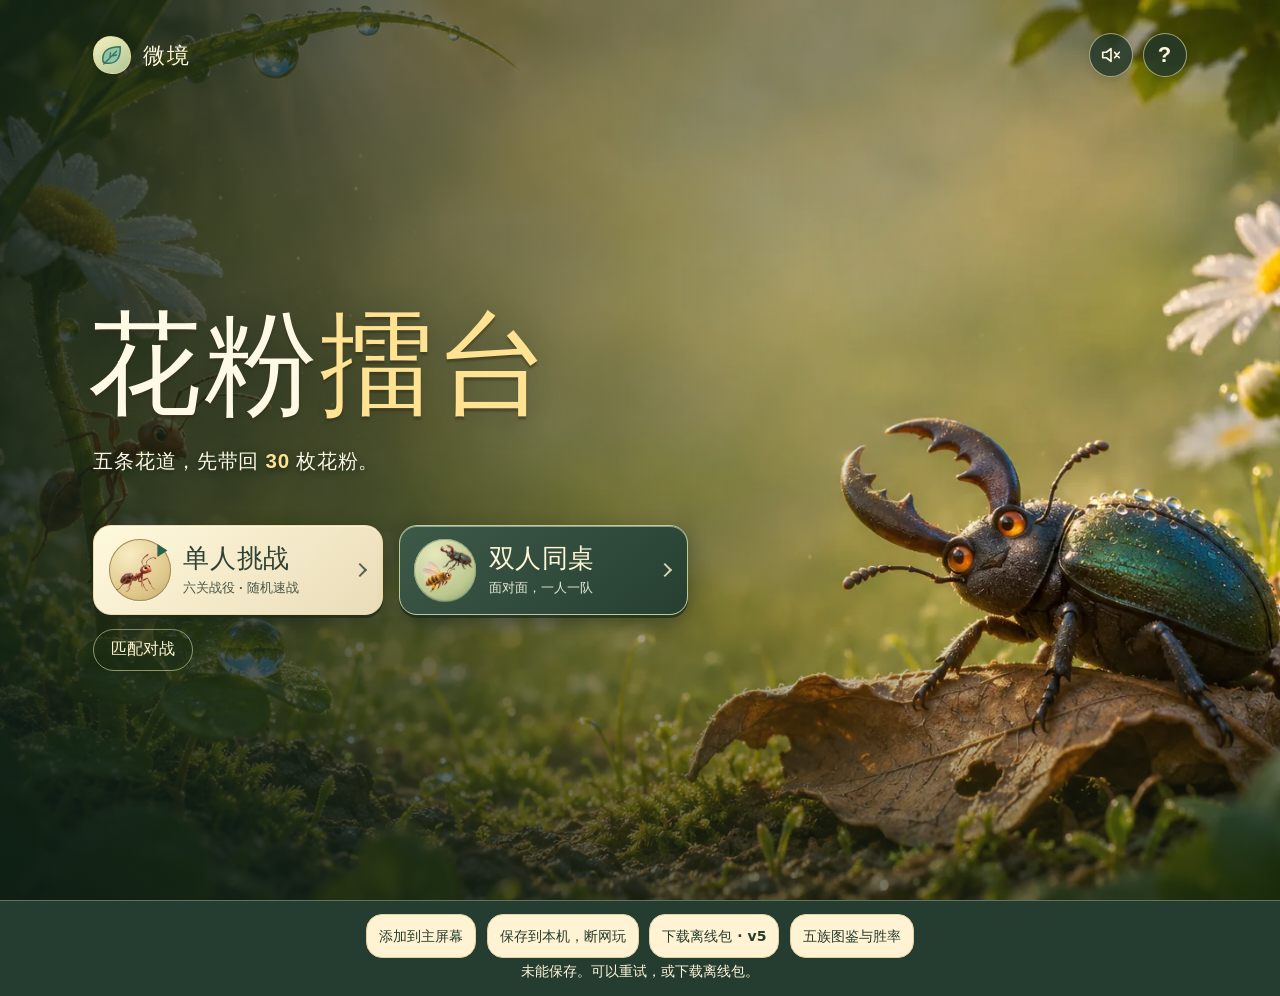
<file: docs/index.html>
<!doctype html>
<html data-pollen-cache="pollen-table-ca32d812ec238e05" lang="zh-CN">
<head>
  <meta charset="utf-8">
  <meta name="viewport" content="width=device-width,initial-scale=1,viewport-fit=cover">
  <meta name="theme-color" content="#20382c">
  <meta name="description" content="在五条花道上派出昆虫伙伴。可以独自挑战电脑，也能两个人在平板两边同桌对战。">
  <title>微境：花粉擂台</title>
  <style>
:root {
  color-scheme:light; --ink:#253b33; --moss:#315c45; --green:#24694e; --leaf:#deedce;
  --paper:#fffbed; --cream:#f7f1df; --line:#cecbb0; --amber:#efb952;
  --plum:#78537c; --clay:#b24d30; font-family:"Microsoft YaHei","PingFang SC","Noto Sans CJK SC",sans-serif;
  color:var(--ink); background:#f5efdb; font-synthesis:none;
}
* {box-sizing:border-box}
body {margin:0;min-height:100vh;background:radial-gradient(ellipse at 13% 0%,#fffbed 8%,transparent 48%),radial-gradient(ellipse at 97% 98%,#dce6bd 1%,transparent 38%),#f5efdb}
button {font:inherit;color:inherit;cursor:pointer;-webkit-tap-highlight-color:transparent;touch-action:manipulation}
button:disabled {cursor:default}
button:focus-visible {outline:3px solid #005fc0;outline-offset:4px;z-index:5;position:relative}
button:not(:disabled):active {transform:translateY(1px)}
button svg {pointer-events:none}
.sr-only{position:absolute;clip:rect(0,0,0,0);clip-path:inset(50%);height:1px;width:1px;white-space:nowrap;overflow:hidden}
.wrap{max-width:1050px;margin:0 auto;padding:14px 34px 24px}
.mast,.row,.home-actions,.toolbar,.controls,.token,.stamp,.score,.card-stat,.cost,.ghost-num,.deck-line,.round-indicator,.sheet-top {display:flex;align-items:center}
.mast {justify-content:space-between;min-height:44px;margin-bottom:16px}
.mast-mark {display:flex;align-items:center;gap:9px;font-weight:900;letter-spacing:.06em}
.mast-mark .icon {color:var(--moss);width:29px;height:29px}
.word-mark {font-size:18px}
.mast-actions,.controls,.home-actions,.toolbar,.row {gap:10px}
.plain,.pill,.round-btn,.solid,.confirm,.cancel,.edit-btn {border:1.5px solid var(--line);background:var(--paper);font-weight:750}
.plain,.pill,.round-btn,.solid,.confirm,.cancel,.edit-btn,.deck-slot {min-height:44px}
.plain,.pill,.solid,.confirm,.cancel,.edit-btn {border-radius:24px;padding:7px 18px;display:inline-flex;align-items:center;justify-content:center;gap:8px}
.round-btn {border-radius:50%;width:44px;font-size:22px;line-height:1}
.solid,.confirm {background:var(--moss);color:#fffbea;border-color:var(--moss);box-shadow:0 3px 0 #193b2a}
.solid {font-size:18px;min-height:54px;padding:10px 30px}
.edit-btn {min-height:52px;background:#f4efdc;border:1.5px solid #a9b594}
.icon {display:inline-flex;align-items:center;justify-content:center;width:24px;height:24px;flex-shrink:0}
.icon svg,.bug svg {display:block;width:100%;height:100%;overflow:visible}
.icon.large {width:38px;height:38px}
.bug {display:inline-flex;align-items:center;justify-content:center}
.home {padding-top:2vh}
.home-hero {position:relative;text-align:center;margin:0 auto;max-width:720px;isolation:isolate}
.home-hero:before,.home-hero:after{content:"";position:absolute;width:62px;height:27px;background:#bfd0a4;border-radius:100% 0 100% 0;top:45%;transform:rotate(21deg);z-index:-1}
.home-hero:before{left:8%}.home-hero:after{right:8%;transform:rotate(-68deg)}
.home-hero h1 {font-size:clamp(44px,7vw,78px);font-family:"STKaiti","KaiTi","Microsoft YaHei",serif;line-height:1.1;letter-spacing:.07em;margin:12px 0;color:#264f3d}
.home-hero p {margin:10px 0 30px;font-size:17px;font-weight:650}
.roster {display:grid;grid-template-columns:repeat(3,minmax(0,1fr));gap:16px;max-width:820px;margin:auto}
.tribe {--wash:#e1ead5;position:relative;isolation:isolate;border:2px solid #c5c7a9;background:var(--paper);border-radius:22px;padding:18px 10px 16px;min-width:0;transition:transform .15s ease,box-shadow .15s ease}
.tribe.beetle{--wash:#dce9e9}.tribe.bee{--wash:#f8e6b9}
.tribe.chosen {border:3px solid var(--moss);padding:17px 9px 15px;box-shadow:0 5px 0 #abc39f}
.tribe.chosen:after {content:"✓";position:absolute;right:9px;top:10px;width:27px;height:27px;display:grid;place-items:center;background:var(--moss);color:#fffbea;border-radius:50%;font-weight:900}
.portrait {display:flex;align-items:center;justify-content:center;position:relative;overflow:hidden;margin:0 auto 10px;height:clamp(90px,16vw,154px);border-radius:52% 48% 46% 54%;width:90%;background:radial-gradient(ellipse at 100% 100%,#ffffff70,transparent 65%),var(--wash)}
.portrait:before,.portrait:after {content:"";position:absolute;background:#72986a40;border-radius:100% 0 100% 0;width:65px;height:24px;bottom:4px;left:6px;transform:rotate(20deg)}
.portrait:after {left:auto;right:0;bottom:13px;transform:rotate(-40deg)}
.portrait .bug{width:83%;height:88%;z-index:1}
.tribe strong {display:block;font-size:clamp(18px,3vw,26px);letter-spacing:.04em}
.tribe small {display:block;font-size:14px;margin-top:6px;color:#536151}
.home-actions {justify-content:center;flex-wrap:wrap;margin:26px 0 14px}
.home-note {margin:10px auto;text-align:center;font-size:13px;color:#526151}
.battle {max-width:940px;margin:auto}
.battle .mast {margin-bottom:5px}
.round-indicator {gap:7px;font-size:14px;color:#526455}
.round-pips {display:inline-flex;gap:4px}
.round-pips i {display:block;width:10px;height:10px;border-radius:4px;border:1px solid #92a98a;background:transparent}
.round-pips i.on {background:#64845c}
.roles {display:flex;align-items:center;justify-content:space-between;gap:12px;min-height:40px;padding:0 9px}
.roles .row {min-width:0;gap:8px}
.role-name {font-size:15px;font-weight:850;white-space:nowrap}
.role-id {width:35px;height:32px;display:inline-flex}
.role-id .bug {width:100%;height:100%}
.role-id {position:relative}
.first-mark {
  position:absolute;right:-1px;bottom:-1px;z-index:1;display:grid;place-items:center;
  height:15px;min-width:15px;border:1px solid #977f3c;border-radius:5px;
  color:#4d411f;background:#fff0ad;font-size:10px;line-height:1;font-weight:850;
}
@media(max-width:420px) and (orientation:portrait) {
  .tabletop .toolbar.pass-confirm .prompt {min-width:74px;max-width:132px;flex:1 1 80px;line-height:1.2}
}
.token {gap:3px;font-size:21px;font-weight:900;line-height:1}
.score {gap:5px;font-weight:850;color:#384b36}
.score .icon {width:23px;height:23px}
.score-track {display:inline-flex;align-items:center;gap:4px}
.score-track i {display:block;width:10px;height:10px;border:1.5px solid #9c9776;transform:rotate(45deg);border-radius:2px}
.score-track i.full {background:#f0a935;border-color:#995f23}
.score b {font-size:20px;min-width:14px}
.op-pass {border:1px solid #a9b697;border-radius:12px;font-size:12px;padding:1px 7px}
.turn-badge {font-size:15px;font-weight:850;color:#30563a;background:#e4edcd;border:1px solid #b7c79d;border-radius:99px;padding:5px 12px}
.table {position:relative;isolation:isolate;background:#638264;border:3px solid #405e46;border-radius:29px;box-shadow:inset 0 0 0 3px #98a57c,0 4px 0 #a8ad88;padding:9px clamp(12px,4.5vw,55px);overflow:hidden}
.table:before,.table:after {content:"";position:absolute;z-index:-1;pointer-events:none;width:440px;height:380px;border:1px solid #9db38b;border-radius:49%;transform:rotate(-31deg);left:-280px;top:25px;box-shadow:0 0 0 9px #749374,0 0 0 12px #8fa788,0 0 0 22px #799779}
.table:after{left:auto;right:-390px;top:-340px;width:630px;height:560px;transform:rotate(30deg)}
.lanes {display:grid;grid-template-columns:repeat(5,minmax(0,1fr));gap:clamp(4px,1.4vw,17px)}
.lane {position:relative;min-width:0;padding:3px 6px;border-radius:56% 44% 48% 50% / 9% 9% 12% 12%;background:linear-gradient(90deg,transparent 49.5%,#adc58c 49.5% 50.5%,transparent 50.5%),#cbdba8;box-shadow:inset 0 0 0 2px #aec394,0 2px 0 #536e51}
.lane.ai-lane {animation:lane-flash .7s ease 1}
@keyframes lane-flash {45%{box-shadow:inset 0 0 0 5px #edba53,0 0 0 3px #ffdd7c}}
.slot,.pollen-node {display:flex;align-items:center;justify-content:center;position:relative;margin:auto;width:100%;border:0;background:transparent;padding:0}
.slot {height:clamp(61px,9vh,96px);border-radius:20px;gap:clamp(2px,1vw,10px);transition:background-color .18s}
.slot .bug {width:clamp(54px,9.5vw,95px);height:90%}
.slot .vacant {width:clamp(41px,6.6vw,68px);height:48%;border:2px dashed #8ba770;border-radius:64% 26% 64% 26%;opacity:.78;transform:rotate(-8deg)}
.slot.legal,.pollen-node.legal {background:#fff5ad69;outline:3px dashed #47632f;outline-offset:-4px;cursor:pointer}
.slot.selected,.pollen-node.selected {background:#f9e7dd;outline:3px solid var(--plum);outline-offset:-4px}
.slot.previewed,.pollen-node.previewed {background:#ffffe580;outline:3px solid #28785e;outline-offset:-4px}
.slot .unit-power {display:flex;align-items:center;gap:3px;padding:2px 6px;background:var(--paper);border-radius:99px;color:var(--ink);font-size:clamp(19px,2.5vw,29px);font-weight:900;line-height:1.15;white-space:nowrap}
.unit-power .icon {width:18px;height:18px}
.old-number {font-size:.52em;color:#526151;text-decoration:line-through}
.pollen-node {min-height:46px;max-width:155px;border-radius:40px;gap:4px}
.pollen-node .icon {width:32px;height:32px}
.pollen-node .total {font-size:16px;font-weight:900;display:none}
.pollen-node .destination {position:absolute;right:2px;color:#354f32;font-size:20px;font-weight:1000;line-height:1}
.pollen-node .destination.proposed {background:var(--paper);border:1px dashed #688165;padding:1px 5px;border-radius:9px}
.pollen-node .destination.final {background:#fff3b6;border:1px solid #926626;padding:1px 5px;border-radius:9px}
.pollen-empty {width:19px;height:19px;border:2px dotted #7d926a;border-radius:50%}
.hand-section {border-top:1px solid #c5c7ac;padding-top:8px}
.hand {display:grid;grid-template-columns:repeat(6,minmax(0,1fr));gap:clamp(5px,1.1vw,13px);max-width:940px;margin:auto;align-items:stretch}
.card {position:relative;isolation:isolate;overflow:visible;min-width:0;height:clamp(105px,16vh,157px);padding:7px;border:2px solid #56765e;border-radius:18px 18px 30px 18px;background:#f7f8de;box-shadow:0 3px 0 #b4c49f;text-align:center;display:flex;flex-direction:column;align-items:center;justify-content:center}
.card:before {z-index:-1;content:"";position:absolute;inset:4px;border:2px solid #a1b993;border-radius:inherit;pointer-events:none}
.card.hit {background:#fff1db;border-color:#ad7046;border-radius:15px 26px 15px 25px;box-shadow:0 3px 0 #d5ab83}
.card.hit:before {border-color:#e1b887}
.card.special{background:#f3eaf4;border-color:#815b82;border-radius:32px 13px 32px 13px;box-shadow:0 3px 0 #c2a3bd}
.card.special:before{border-color:#ceb4cc}
.card.off {filter:saturate(.48);opacity:.75}
.card.picked {outline:3px solid #315f48;outline-offset:1px;box-shadow:0 3px 0 #789879}
.card .card-bug {width:80%;height:75%;display:flex;align-items:center;justify-content:center}
.card .card-bug .bug {height:100%;width:100%}
.card-action {display:flex;align-items:center;justify-content:center;position:relative;width:76%;height:72%}
.card-action .icon {height:74%;width:74%}
.card-action .icon svg {max-width:96px}
.cost,.card-stat {position:absolute;line-height:.95;font-weight:900;font-variant-numeric:tabular-nums}
.cost {left:6px;top:5px;gap:2px;padding:4px 5px;color:#694115;background:#fff3be;border:1px solid #d3a454;border-radius:12px;font-size:clamp(15px,2.3vw,22px)}
.cost .icon {width:19px;height:19px}
.card-stat {right:6px;bottom:5px;gap:3px;padding:4px 6px;font-size:clamp(20px,3vw,28px);border-radius:10px;color:#2e513f;background:#e5eed9;border:1px solid #93b48e}
.card-stat .icon {width:20px;height:20px}
.hit .card-stat {color:#7a3821;background:#fee3c0;border-color:#d3a078}
.special-label {position:absolute;bottom:8px;font-size:clamp(11px,1.8vw,14px);font-weight:800;line-height:1.35}
.special .card-action {margin-top:-9px;height:58%}
.special .card-action .icon {color:var(--plum)}
.special .card-action .bug {width:52%;height:76%;position:absolute}
.special .card-action.skill-art {width:87%;height:65%;margin-top:4px}
.skill-art svg {display:block;width:100%;height:100%}
.card-empty {border:1px dashed #c0c5a8;border-radius:17px}
.hand .card {background:none;border:0;box-shadow:none}
.hand .card:before {display:none}
.card .card-shell {position:absolute;inset:0;width:100%;height:100%;z-index:-1;overflow:visible;filter:drop-shadow(0 3px 0 #787f5c45)}
.hand .card.picked {outline:3px solid #2a6a50;outline-offset:1px}
.card .cost,.card .card-stat {z-index:1}
.card .card-stat {right:8px;bottom:8px}
.card .cost {top:8px;left:8px}
.toolbar {justify-content:center;min-height:62px;flex-wrap:wrap;position:relative;margin-top:6px}
.toolbar .prompt {font-size:15px;font-weight:720;text-align:center}
.toolbar .cancel,.toolbar .confirm {min-height:44px;min-width:60px}
.toolbar .cancel {background:#fffbef}
.toolbar .icon {width:20px;height:20px}
.toolbar .short-help{font-size:13px}
.outcome {background:#f9edbb;border:1px solid #d2bc77;border-radius:18px;padding:5px 12px;display:flex;gap:8px;align-items:center;font-weight:800}
.outcome .token {font-size:17px}
.outcome .icon{width:20px;height:20px}
dialog {margin:auto;border:2px solid #889b7a;border-radius:24px;box-shadow:0 12px 55px #16332335;background:#fffbed;color:var(--ink);max-width:min(590px,94vw);width:100%;max-height:86dvh;padding:20px;overflow:auto}
dialog::backdrop {background:#223d347a}
.sheet-top {justify-content:space-between;gap:12px}
.sheet-top h2 {font-size:23px;margin:0}
.help-list {list-style:none;display:grid;gap:13px;margin:20px 0 0;padding:0}
.help-list li {display:flex;gap:10px;align-items:center;font-size:15px;line-height:1.5}
.help-list .icon {width:30px;height:30px}
.help-list strong {display:inline;color:#345a45}
.sheet-actions {display:flex;flex-wrap:wrap;gap:10px;justify-content:flex-end;margin-top:20px}
.deck {max-width:720px;margin:0 auto;background:#fffbec;border:1.5px solid var(--line);border-radius:24px;padding:clamp(16px,3vw,30px)}
.deck-heading{display:flex;align-items:center;gap:10px}
.deck-heading .bug {width:70px;height:55px}
.deck-heading h1 {font-size:26px;margin:0}
.deck-intro {color:#526151;font-size:15px}
.deck-line {justify-content:space-between;gap:8px;margin:20px 0 8px}
.deck-line h2 {font-size:17px;margin:0}
.deck-slots {display:grid;grid-template-columns:repeat(6,minmax(0,1fr));gap:6px}
.deck-slot {display:flex;align-items:center;flex-direction:column;gap:4px;justify-content:center;border:1.5px solid #90aa86;background:#edf2db;border-radius:11px;padding:7px 2px;font-weight:850}
.deck-slot.hit {border-color:#cc9d79;background:#fff0d7}
.deck-slot.active {outline:2px solid #365d45}
.deck-slot .icon {width:17px;height:17px}
.deck-slot span.mini-num {display:flex;align-items:center;gap:2px}
.deck-slot .mini-num:first-child {color:#805425}
.deck-slot .mini-num:last-child {font-size:18px}
.deck .locked {background:#f1e6f1;padding:8px 12px;border:1px solid #c2a3bd;border-radius:14px;font-size:14px}
.replacements{display:flex;gap:10px;justify-content:center;margin-top:12px}
.replacements button{flex:1;max-width:90px}
.deck .home-actions {margin-bottom:0}
@media(max-height:750px) and (min-width:600px){.battle.wrap{padding-top:5px;padding-bottom:6px}.battle .mast{min-height:36px}.battle .mast .round-btn{width:37px;min-height:37px}.roles{min-height:36px}.slot{height:clamp(53px,9vh,69px)}.pollen-node{min-height:37px}.card{height:clamp(95px,16vh,123px)}.toolbar{min-height:48px}}
@media(max-width:600px){.wrap{padding:8px 10px 16px}.mast{margin-bottom:6px}.home{padding-top:3vh}.home-hero h1{font-size:46px}.home-hero:before,.home-hero:after{width:31px;height:15px}.home-hero:before{left:0}.home-hero:after{right:0}.home-hero p{font-size:14px;margin-bottom:16px}.roster{gap:6px}.tribe{border-radius:16px;padding:13px 3px 11px}.tribe.chosen{padding:12px 2px 10px}.tribe.chosen:after{width:20px;height:20px;right:4px;top:5px;font-size:14px}.tribe small{font-size:12px}.portrait{width:98%;height:78px}.word-mark{font-size:16px}.score-track{display:none}.roles{padding:0 4px}.roles .row{gap:5px}.role-name,.round-indicator,.turn-badge{font-size:13px}.round-pips i{width:7px;height:7px}.table{border-radius:20px;padding:7px 6px}.lane{padding:2px}.slot{height:70px;gap:0}.slot .bug{width:65%;height:78%}.slot .unit-power{position:absolute;right:2px;bottom:3px;padding:2px 4px;font-size:18px}.unit-power .icon{width:13px;height:13px}.pollen-node .icon{width:24px;height:24px}.pollen-node .destination{right:0;font-size:14px}.hand{gap:5px}.card{height:100px;border-radius:12px 12px 18px 12px}.card .cost{font-size:15px;left:2px;top:2px;padding:3px 4px}.cost .icon{width:15px;height:15px}.card-stat{font-size:19px;right:2px;bottom:2px;padding:3px 4px}.card-stat .icon{width:15px;height:15px}.special-label{font-size:10px;bottom:7px}.toolbar{gap:5px;min-height:51px}.toolbar .prompt{font-size:13px}.deck-slots{grid-template-columns:repeat(4,minmax(0,1fr))}.round-btn{width:44px}.mast-mark{gap:3px}.token{font-size:18px}}
@media(prefers-reduced-motion:reduce){*,*::before,*::after{animation:none!important;transition:none!important}}
.battle.wrap {max-width:1060px}
.team-tip{margin:17px auto 0;text-align:center;font-size:15px;font-weight:700;color:#425c48}
.team-tip+.home-actions{margin-top:14px}
.table {padding-left:clamp(8px,2.2vw,26px);padding-right:clamp(8px,2.2vw,26px)}
.pollen-node {min-height:46px}
.score small,.token small {font-size:12px;font-weight:650;color:#526451;align-self:center}
.score small {margin-left:-3px}
.score-ruler {position:relative;display:inline-flex;width:58px;height:8px;background:#eee6cc;border:1px solid #ae9d71;border-radius:8px;overflow:hidden}
.score-ruler i {display:block;height:100%;border-radius:8px;background:#e7a22d}
.score-ruler:after {content:"";position:absolute;inset:0;background:repeating-linear-gradient(90deg,transparent 0 calc(33.333% - 1px),#a39272 0 33.333%)}
.pollen-count {font-size:16px;letter-spacing:-.03em}
.card-empty {min-height:clamp(100px,16vh,150px);border:1px dashed #bcc2a2;background:#f4f1df8c}
.cycle-control {color:#52694a}
.cycle-control:disabled {color:#77816c;background:#eaeada;opacity:.8}
.cycle-control:disabled .icon {opacity:.55}
.hand .for-cycle {outline:2px dashed #648457;outline-offset:-2px}
.hand .for-cycle.picked {outline:3px solid #315f48;outline-offset:2px}
.cycle-preview,.deck .locked {display:flex;align-items:center;gap:8px}
.mystery-card {display:inline-grid;place-items:center;width:27px;height:35px;border-radius:7px;border:2px solid #5c775d;background:repeating-linear-gradient(135deg,#a1c096 0 3px,#bdd6ac 3px 7px);color:#264a36;font-size:22px;font-weight:900}
.deck-skill {width:69px;height:53px;flex-shrink:0}
.deck-skill svg {width:100%;height:100%}
.round-indicator {background:#e6ecd8;border:1px solid #b9c6a4;border-radius:20px;padding:5px 12px;font-weight:800}
.round-indicator:has(.phase-chip) {padding:3px 4px 3px 12px;gap:8px;white-space:nowrap}
.phase-chip {display:inline-flex;align-items:center;gap:2px;border-radius:15px;padding:1px 7px 1px 3px;font-size:12px;line-height:1.3;border:1px solid #b5bc94;background:#f6f6e5}
.phase-chip.mid {background:#fff1bf;border-color:#c9a959}.phase-chip.late{background:#f5e5d2;border-color:#bba27d}
.phase-chip svg {display:block;width:20px;height:22px}
.fee-curve {display:flex;flex-wrap:wrap;gap:5px;margin-top:6px}
.fee-step,.current-fee {display:inline-flex;align-items:center;gap:3px;padding:3px 6px;border:1px solid #bbaca5;border-radius:10px;background:#f9f4e9;color:#514d42;font-weight:700;font-size:12px;white-space:nowrap}
.fee-step>svg,.fee-step .icon,.current-fee .icon {width:15px;height:17px}
.fee-step.free,.cost.free,.current-fee.free {border-color:#6c9873;background:#dfefc9;color:#295742}
.route-marker {position:absolute;top:3px;z-index:3;display:grid;place-items:center;width:24px;height:19px;border-radius:20px;background:#714b74;color:#fff8f1;border:1px solid #fff5e7;font-size:16px;line-height:1;font-weight:900;pointer-events:none}
.route-marker.right {right:-8px}.route-marker.left {left:-8px}
.pile-group,.pile-meter {display:inline-flex;align-items:center}
.pile-group {gap:5px;font-variant-numeric:tabular-nums}
.pile-meter {gap:3px;padding:1px 6px;line-height:1.1;border:1px solid #b6c3a3;border-radius:9px;background:#edf1dd;color:#35553e;white-space:nowrap}
.pile-meter.discard {background:#f4ecd9;border-color:#cdbb9b;color:#76543a}
.pile-meter.unseen-hand {border-style:dashed}
.pile-meter .icon {width:24px;height:24px}
.pile-meter small {font-size:12px;font-weight:650}
.pile-meter b {font-size:16px}
.card.supply .card-stat {color:#335968;border-color:#91acb4;background:#e4f1eb}
.transfer-card {
  position:fixed;z-index:15;pointer-events:none;width:32px;height:42px;opacity:0;
  display:grid;place-items:center;border:2px solid #365e4d;border-radius:6px;
  background:repeating-linear-gradient(35deg,#789b7d 0 5px,#8eab8d 5px 7px);
  box-shadow:inset 0 0 0 2px #d0dbc0,0 3px 5px #29473445;
  will-change:transform,opacity;
}
.transfer-card::after {content:"";width:14px;height:8px;border:1.5px solid #edf1cf;border-radius:100% 0 100% 0;transform:rotate(-19deg)}
.transfer-card.shuffle {box-shadow:3px 2px #d9ddbf,5px 4px #4c6d56,8px 6px #ccd3b8}
.transfer-card.discard {border-color:#795e40;background:repeating-linear-gradient(35deg,#b29571 0 5px,#c5aa87 5px 7px)}
@media(max-width:820px) {
  .pile-group {gap:3px}.pile-meter {padding:1px 3px;gap:1px}
  .pile-meter small {display:none}.pile-meter .icon {width:20px;height:20px}.pile-meter b {font-size:14px}
}
@media(max-width:390px) {
  .battle .roles {gap:3px}
  .battle:not(.tabletop) .roles .row {gap:3px}
  .battle:not(.tabletop) .roles .role-id {width:23px;height:24px}
  .battle:not(.tabletop) .roles .role-name {font-size:11px}
  .pile-group {gap:2px}.pile-meter .icon {width:17px;height:17px}.pile-meter b {font-size:13px}
}
@media(orientation:landscape) and (max-height:590px) {
  .tabletop .pile-group {gap:2px}
  .tabletop .pile-meter {padding:0 2px;gap:1px}
  .tabletop .pile-meter small {display:none}
  .tabletop .pile-meter .icon {width:14px;height:14px}
  .tabletop .pile-meter b {font-size:12px}
}
@media(prefers-reduced-motion:reduce) {.transfer-card {display:none}}
@media(min-width:601px) and (max-width:780px){
  .battle.wrap{padding-left:14px;padding-right:14px}
  .slot .bug{width:65%;height:85%}.slot .unit-power{position:absolute;bottom:3px;right:1px;font-size:19px}
  .unit-power .icon {width:14px;height:14px}
}
@media(max-width:600px){
  .table {padding:6px 3px}
  .lanes{gap:3px}
  .slot {min-height:55px;height:clamp(55px,8.6vh,73px)}
  .slot .bug{width:96%;height:92%;margin-top:-6px}
  .slot .unit-power {right:0;bottom:0}
  .pollen-node {min-height:47px;gap:1px}
  .pollen-node .destination {font-size:11px;line-height:13px;right:0;bottom:0;padding:0 3px}
  .pollen-node .icon{width:23px;height:23px}.pollen-count{font-size:12px}
  .hand {grid-template-columns:repeat(3,minmax(0,1fr));gap:5px 7px}
  .card,.card-empty {height:clamp(72px,10.5vh,97px);min-height:72px}
  .score-ruler {display:none}
  .hand-section {padding-top:5px}
  .hand .card-bug {width:73%;height:78%}
  .toolbar .pill,.toolbar .confirm,.toolbar .cancel {padding:7px 12px}
  .hand .special-label {font-size:12px;bottom:5px}
  .hand .special .card-action.skill-art {height:64%;margin-top:0}
}

/* The two modes share one entry. Both are full-size choices, including on a phone. */
.mode-menu {
  display:grid;
  grid-template-columns:repeat(2,minmax(0,1fr));
  gap:clamp(12px,2.6vw,26px);
  max-width:760px;
  margin:clamp(24px,5vh,50px) auto;
}
.mode-choice {
  --mode-ink:#2c624c; --mode-wash:#e7efd8;
  display:flex;align-items:center;gap:clamp(12px,2vw,22px);
  min-height:clamp(110px,17vh,165px);padding:clamp(14px,2.3vw,28px);
  border:2px solid var(--mode-ink);border-radius:28px;
  background:linear-gradient(140deg,#fffbee,var(--mode-wash));color:var(--mode-ink);
  box-shadow:0 5px 0 color-mix(in srgb,var(--mode-ink) 40%,#f5efdb);
  text-align:left;
}
.mode-choice.duo {--mode-ink:#764e70;--mode-wash:#f1e2eb}
.mode-symbol {
  display:inline-grid;place-items:center;flex:0 0 auto;width:clamp(54px,7vw,80px);aspect-ratio:1;
  border-radius:49% 51% 56% 44%;background:var(--mode-wash);color:var(--mode-ink);
}
.mode-symbol svg,.mode-symbol>.icon {display:block;width:86%;height:86%}
.mode-copy {display:grid;gap:6px}
.mode-copy strong {font-size:clamp(21px,3vw,33px);line-height:1.25}
.mode-copy small {font-size:clamp(13px,1.6vw,16px);color:#49584c;line-height:1.45}
.mode-home .home {padding-top:clamp(20px,10dvh,95px)}
.mode-symbol {position:relative;display:block}
.mode-symbol .bug {position:absolute;left:0;bottom:7%;width:77%;height:65%}
.mode-symbol .bug:nth-child(2) {left:auto;right:-2%;top:0;width:66%;height:57%;transform:scaleX(-1)}
.solo .mode-symbol .bug {width:94%;height:77%}
.solo .mode-symbol>.icon {position:absolute;right:0;top:3%;width:31%;height:31%}
.mode-symbol .bug svg,.mode-symbol>.icon svg {width:100%;height:100%}

/* Opposite players choose from their own edge, including when choosing the same team. */
.duo-setup {
  max-width:840px;margin:auto;min-height:100vh;min-height:100dvh;
  display:grid;grid-template-rows:minmax(max-content,1fr) auto minmax(max-content,1fr);
  padding-top:max(9px,env(safe-area-inset-top));padding-bottom:max(9px,env(safe-area-inset-bottom));
}
.pick-seat {
  margin:0 auto;width:100%;display:grid;align-items:center;
  border:1.5px solid #aebfa3;border-radius:24px;
  background:linear-gradient(145deg,#fbf9e8,#e8eed8);
  padding:clamp(8px,1.4vh,16px) clamp(8px,2vw,22px);
}
.pick-seat.seat-1 {border-color:#abb7bc;background:linear-gradient(145deg,#e3ebe6,#f5f5e9)}
.pick-seat.seat-1 .pick-inner {transform:rotate(180deg)}
.pick-inner {text-align:center}
.pick-inner h2,.pick-inner h3 {margin:0 0 5px;font-size:clamp(16px,2.4vh,23px)}
.mini-roster {display:grid;grid-template-columns:repeat(3,minmax(0,1fr));gap:clamp(5px,1.5vw,13px)}
.pick-team {
  display:flex;flex-wrap:wrap;gap:4px 9px;align-items:center;justify-content:center;
  min-height:55px;padding:4px 8px;min-width:0;
  border:2px solid #bdc4a9;border-radius:17px;
  background:#fffbed;font-weight:800;
}
.pick-team .bug {width:clamp(41px,8vw,77px);height:clamp(36px,6vh,62px)}
.pick-team strong {font-size:clamp(15px,2vw,20px)}
.pick-team.chosen {border-color:#365f47;background:#eff5d9;box-shadow:inset 0 0 0 1px #365f47}
.deck-options {display:flex;justify-content:center;gap:6px;margin-top:6px}
.deck-options [aria-pressed="true"] {border-color:#527350;background:#dfebcc}
.setup-start {display:flex;justify-content:center;align-items:center;gap:12px;margin:clamp(9px,2.6vh,24px) auto}
.setup-caption {display:grid;gap:2px;line-height:1.35}
.setup-caption strong {font-size:clamp(17px,2.4vw,22px)}
.setup-caption small {color:#586452;font-size:13px}
@media(min-height:590px) {
  .pick-team {flex-direction:column;gap:0;min-height:clamp(78px,14dvh,138px)}
  .pick-team .bug {height:clamp(45px,7.8dvh,83px);width:clamp(53px,10vw,100px)}
}
@media(max-width:520px) {
  .setup-start {flex-direction:column;text-align:center;gap:6px}
}
@media(orientation:landscape) and (max-height:590px) {
  .mode-home .home {padding-top:0}
  .mode-home .home-hero h1 {margin:0;font-size:clamp(38px,13vh,55px)}
  .mode-home .home-hero p {margin:4px auto 8px}
  .mode-menu {margin:10px auto}
  .mode-choice {min-height:86px}
  .duo-setup .setup-start {margin:5px auto}
  .duo-setup .solid {min-height:44px;padding:5px 17px}
}

/* One physical board. Only a player's seat and its own pieces may turn. */
.battle.tabletop {
  --seat-card-h:clamp(93px,13.5dvh,147px);
  --lane-cell-h:clamp(56px,8.5dvh,97px);
  --seat-gap:clamp(4px,.9dvh,12px);
  max-width:1180px;
  min-height:100vh;min-height:100dvh;
  padding:5px max(12px,env(safe-area-inset-right)) 9px max(12px,env(safe-area-inset-left));
  display:grid;grid-template-rows:auto minmax(max-content,1fr) auto minmax(max-content,1fr);
  row-gap:var(--seat-gap);
}
.tabletop .tt-head {margin:0;min-height:44px}
.battle.tabletop .tt-head .round-btn {min-width:44px;min-height:44px}
#live.sr-only {top:0;left:0}
.tabletop .table {padding-block:5px}
.tabletop .lanes {gap:clamp(4px,1.1vw,13px)}
.tabletop .slot {height:var(--lane-cell-h);min-height:44px}
.tabletop .pollen-node {height:44px;min-height:44px}
.tabletop .slot[data-side="1"]>.bug,
.tabletop .slot[data-side="1"]>.unit-power {transform:rotate(180deg)}
.tabletop[data-turn="1"] .pollen-count {transform:rotate(180deg)}
.tabletop .seat {
  display:grid;align-items:center;min-width:0;
  border:1.5px solid #bac7a8;border-radius:21px;
  background:linear-gradient(155deg,#f3f2df,#e6edda);
  padding:4px clamp(6px,1.8vw,23px);
}
.tabletop .seat-top {background:linear-gradient(150deg,#e6ece5,#f4f4e9);border-color:#b8c3b4}
.tabletop .active-seat {background:#f8fae9;border-color:#76946e;box-shadow:inset 0 0 0 1px #76946e}
.tabletop .seat-top.active-seat {background:#f2f6ec;border-color:#769486}
.seat-inner,.tabletop .hand-section {min-width:0}
.tabletop .seat-top .seat-inner {transform:rotate(180deg)}
.tabletop .roles {max-width:950px;margin:auto;padding:2px 3px;min-height:30px}
.tabletop .roles .row {gap:6px}
.tabletop .role-id {height:26px;width:33px}
.tabletop .score .icon,.tabletop .roles .token .icon {width:21px;height:21px}
.tabletop .roles .score b,.tabletop .roles .token {font-size:19px}
.tabletop .hand-section {border:0;padding:2px 0}
.tabletop .hand {width:100%;max-width:950px;grid-template-columns:repeat(6,minmax(0,1fr));gap:clamp(4px,.8vw,11px)}
.tabletop .hand> :is(.card,.card-empty) {
  min-width:0;height:var(--seat-card-h);min-height:44px;
}
.tabletop .card .cost {left:5px;top:4px;font-size:clamp(14px,1.8vw,20px);padding:2px 4px}
.tabletop .card .card-stat {right:5px;bottom:4px;font-size:clamp(17px,2vw,24px);padding:2px 5px}
.tabletop .toolbar {min-height:44px;margin:3px 0 0;gap:6px}
.tabletop .toolbar :is(.pill,.plain,.cancel,.confirm) {min-width:44px;min-height:44px}
.tabletop .toolbar .prompt {font-size:14px}
dialog[data-seat="1"] {transform:rotate(180deg)}

@media(max-width:600px) {
  .mode-menu {grid-template-columns:1fr;max-width:350px;margin:23px auto;gap:14px}
  .mode-choice {min-height:93px;padding:13px 20px;border-radius:22px}
  .mode-copy strong {font-size:23px}
  .battle.tabletop {padding:3px 5px max(5px,env(safe-area-inset-bottom));--seat-gap:4px;--lane-cell-h:clamp(46px,7dvh,66px);--seat-card-h:clamp(63px,8.45dvh,82px)}
  .tabletop .seat {padding:2px 4px;border-radius:14px}
  .tabletop .hand {grid-template-columns:repeat(3,minmax(0,1fr));gap:3px 5px}
  .tabletop .slot .unit-power {position:absolute;bottom:1px;right:1px;font-size:17px}
  .tabletop .slot[data-side="1"]>.unit-power {bottom:auto;top:1px;right:auto;left:1px}
  .tabletop .card .cost {top:2px;left:3px}
  .tabletop .card .card-stat {bottom:2px;right:3px}
  .tabletop .card .special-label {font-size:11px;bottom:2px}
  .tabletop .table {padding:4px 3px}
  .tabletop .roles {min-height:25px;padding:0 3px}
  .tabletop .role-id {width:24px;height:23px}
  .tabletop .score b,.tabletop .roles .token {font-size:16px}
  .tabletop .toolbar {gap:4px;margin-top:2px}
  .tabletop .toolbar :is(.pill,.plain,.cancel,.confirm) {padding:4px 8px;font-size:13px}
}
@media(max-width:600px) and (max-height:635px) {
  .tabletop .hand {grid-template-columns:repeat(6,minmax(0,1fr));gap:2px}
  .tabletop .card .cost,.tabletop .card .card-stat {padding:1px 2px}
}
@media(orientation:landscape) and (max-height:590px) {
  .battle.tabletop {padding:2px max(5px,env(safe-area-inset-right)) 3px max(5px,env(safe-area-inset-left));--seat-gap:3px;--lane-cell-h:44px;--seat-card-h:clamp(60px,17dvh,88px)}
  .tabletop .table {padding-block:1px;border-width:2px}
  .tabletop .lane {padding-block:0}
  .tabletop .seat {padding:2px 5px;border-radius:13px}
  .tabletop .seat-inner {display:grid;grid-template-columns:101px minmax(0,1fr) 148px;grid-template-areas:"role hand tools";gap:5px;align-items:center}
  .tabletop .seat-inner>.roles {grid-area:role;display:grid;width:100%;grid-template-columns:minmax(0,1fr);justify-content:stretch;align-content:center;margin:0;padding:0 2px;gap:1px}
  .tabletop .roles .row {flex-wrap:wrap;gap:2px 3px}
  .tabletop .roles .row:first-child {display:grid;grid-template-columns:23px minmax(0,1fr);gap:0 2px}
  .tabletop .roles .row:first-child .score {grid-column:1/-1}
  .tabletop .roles .score-ruler {display:none}
  .tabletop .role-name,.tabletop .roles .op-pass {font-size:12px}
  .tabletop .role-id {width:23px;height:22px}
  .tabletop .seat .hand-section {display:contents}
  .tabletop .hand {grid-area:hand;grid-template-columns:repeat(6,minmax(0,1fr));gap:3px}
  .tabletop .toolbar {grid-area:tools;min-width:0;margin:0;gap:2px;align-content:center}
  .tabletop .toolbar .prompt,.tabletop .toolbar .turn-badge {flex-basis:100%;min-height:16px;font-size:11px;padding:1px 4px}
  .tabletop .toolbar :is(.pill,.plain,.cancel,.confirm) {
    flex:0 0 45px;min-width:45px;width:45px;min-height:44px;height:44px;padding:1px;
    display:inline-flex;flex-direction:column;gap:0;line-height:1.2;font-size:12px;
  }
  .tabletop .toolbar .icon {width:15px;height:15px}
  .tabletop .card .cost {top:2px;left:2px;padding:1px 3px;font-size:13px}
  .tabletop .card .card-stat {right:2px;bottom:2px;padding:1px 3px;font-size:16px}
  .tabletop .cost .icon,.tabletop .card-stat .icon {width:13px;height:13px}
  .tabletop .card .special-label {font-size:10px;bottom:2px}
  .tabletop .card .card-bug {height:77%;width:77%}
}
.tabletop .slot[data-side="1"]>.unit-power {top:2px;left:1px;right:auto;bottom:auto}
@media(orientation:landscape) and (max-height:400px) {
  .tabletop .seat-inner>.roles {grid-template-columns:auto 1fr;row-gap:1px}
  .tabletop .roles .row:first-child {display:contents}
  .tabletop .roles .role-id {grid-area:1/1;justify-self:start}
  .tabletop .roles .role-name {grid-area:1/1/2/3;align-self:center;padding-left:23px}
  .tabletop .roles .row:first-child .score {grid-area:2/1;justify-self:start;gap:2px}
  .tabletop .roles .row:last-child {grid-area:2/2;justify-self:end}
  .tabletop .roles .token,.tabletop .roles .score b {font-size:15px}
  .tabletop .roles .score .icon,.tabletop .roles .token .icon {width:15px;height:15px}
  .tabletop .roles .op-pass {display:none}
  .tabletop .roles .pile-group {grid-area:3/1/4/3}
}
@media(orientation:landscape) and (max-height:345px) {
  /* Put the shared controls beside the field so even short phones keep both seats visible. */
  .battle.tabletop {
    grid-template-columns:47px minmax(0,1fr) 47px;
    grid-template-rows:minmax(max-content,1fr) auto minmax(max-content,1fr);
    column-gap:2px;
  }
  .tabletop .tt-head {display:contents}
  .tabletop .tt-head>.row {grid-area:2/1;align-self:start;justify-content:center}
  .tabletop .tt-head .word-mark {display:none}
  .tabletop .tt-head>.round-btn {grid-area:2/3;place-self:center}
  .tabletop .tt-head .round-indicator {grid-area:2/1;align-self:end;justify-self:center;flex-direction:column;padding:3px 2px;font-size:11px;gap:3px}
  .tabletop .tt-head .phase-chip {padding:0 3px;font-size:10px}
  .tabletop .tt-head .phase-chip svg {width:13px;height:16px}
  .tabletop .seat-top {grid-area:1/1/2/-1}
  .tabletop .table {grid-area:2/2}
  .tabletop .seat-bottom {grid-area:3/1/4/-1}
}

/* A card list can sit on its own page or inside either player's half of a table. */
.solo-deck-options {margin-top:12px}
.builder-window {max-width:925px}
.deck.builder {width:100%;max-width:860px;text-align:left;background:#fffbed}
.builder .deck-heading {gap:7px;min-width:0}
.builder .deck-heading h2 {font-size:clamp(18px,2.6vw,26px);margin:0;line-height:1.3}
.deck-count {margin-inline-start:auto;display:inline-flex;align-items:baseline;gap:2px;border:1.5px solid #a5b28d;border-radius:30px;padding:3px 12px;background:#e8f0d9;color:#385a3e;line-height:1;font-size:29px;font-weight:850;white-space:nowrap}
.deck-count small {font-size:15px}
.deck-stats {display:flex;align-items:center;flex-wrap:wrap;gap:5px 16px;margin-top:8px}
.deck-stats>span,.build-card,.build-cost>span,.builder-force,.deck-group h2,.odds-row>span:first-child {display:inline-flex;align-items:center;gap:5px}
.deck-stats>span {font-size:14px;color:#435546;font-weight:650}
.deck-stats .icon,.builder-force .icon,.build-cost .icon,.odds-row .icon {width:18px;height:18px}
.builder .deck-intro {margin:7px 0 12px;font-size:14px;line-height:1.5}
.builder-body {display:grid;grid-template-columns:minmax(0,1fr) minmax(190px,.53fr);gap:15px;align-items:start}
.deck-list {display:grid;gap:9px;min-width:0}
.deck-group {--rim:#a8bea7;--tint:#edf4dd;display:grid;min-width:0;border:1px solid var(--rim);border-radius:13px;overflow:hidden;background:#fffdf3}
.deck-group.hits {--rim:#ceb08a;--tint:#f8e8d5}.deck-group.specials {--rim:#c2a9c6;--tint:#f0e5f2}.deck-group.supplies {--rim:#9bbac2;--tint:#e4f2ee}
.builder .deck-group h2 {font-size:15px;font-weight:800;margin:0;padding:4px 11px;background:var(--tint);border-bottom:1px solid var(--rim)}
.deck-group h2 .icon {width:18px;height:18px}
.build-row {min-height:48px;display:flex;align-items:center;justify-content:space-between;gap:6px;padding:2px 7px}
.build-row+.build-row {border-top:1px solid #e1e4d3}
.build-card {gap:7px;min-width:0;flex-wrap:wrap;font-size:14px}
.build-art {display:inline-flex;align-items:center;justify-content:center;width:35px;height:31px}
.build-art .bug,.build-art>.icon,.build-art>svg {width:100%;height:100%}
.build-cost>span {gap:2px;font-weight:850;color:#75552c}
.builder-force {font-size:16px;font-weight:850}
.builder .stepper {display:grid;grid-template-columns:44px minmax(18px,auto) 44px;align-items:center;gap:3px;flex-shrink:0;text-align:center}
.stepper button {display:grid;place-items:center;width:44px;height:44px;border:1px solid var(--rim);border-radius:12px;color:#355840;font-size:23px;font-weight:750;background:var(--tint);line-height:1}
.stepper button:disabled,.deck-foot button:disabled,.duo-setup .setup-start button:disabled {opacity:.46;box-shadow:none;cursor:default;filter:saturate(.3)}
.copies {font-size:18px;font-variant-numeric:tabular-nums}
.builder .supply-note,.builder-special-rule {font-size:12px;color:#506157;line-height:1.4}
.builder-special-rule {margin:0;padding:2px 12px 8px}
.specials .build-card {display:grid;grid-template-columns:35px 1fr;column-gap:5px;row-gap:2px;padding:3px 0}
.specials .build-art {grid-column:1;grid-row:1}
.specials .build-card>strong {grid-column:2;grid-row:1}
.specials .build-cost {grid-column:1/-1;grid-row:2}
.build-cost>.fee-curve {display:flex;flex-wrap:wrap;gap:3px;margin:0}
.build-cost .fee-step {font-size:11px;padding:2px 4px;gap:1px}
.build-cost .fee-step>svg {display:none}
.build-cost .fee-step .icon {width:13px;height:13px}
.draw-odds {position:sticky;top:12px;border:1px solid #cec3a7;border-radius:15px;padding:12px 11px;background:#f7f1dc;min-width:0}
.builder .draw-odds h2 {margin:0;font-size:18px}
.draw-odds p,.draw-odds small {margin:3px 0 7px;font-size:12px;line-height:1.45;color:#516155}
.draw-odds small {display:block;margin:7px 0 0}
.odds-row {display:grid;grid-template-columns:auto minmax(13px,1fr) auto;align-items:center;gap:4px;min-height:25px;font-size:13px}
.odds-row strong {min-width:44px;text-align:right;font-variant-numeric:tabular-nums}
.odds-track {height:6px;border-radius:5px;background:#dfddc9;overflow:hidden}
.odds-track i {display:block;height:100%;background:#86a783;border-radius:inherit}
.odds-row[data-group="hits"] i {background:#c39062}.odds-row[data-group="specials"] i {background:#a781ad}.odds-row[data-group="supplies"] i {background:#78a7ad}
.deck-foot {display:flex;align-items:center;justify-content:flex-end;gap:9px;margin-top:12px}
.duo-setup {height:100vh;height:100dvh;min-height:0;grid-template-rows:minmax(0,1fr) auto minmax(0,1fr)}
.duo-setup>.pick-seat {min-height:0;overflow:hidden;align-items:stretch;touch-action:pan-y}
.duo-setup .pick-inner {min-height:0;overflow:auto;overscroll-behavior:contain;align-self:center;max-height:100%;touch-action:pan-y}
.duo-setup .pick-seat.editing {padding:4px 7px;align-items:stretch}
.duo-setup .editing .pick-inner {height:100%;align-self:stretch;overflow:hidden}
.deck.seat-editor {height:100%;min-height:0;display:grid;grid-template-rows:auto minmax(0,1fr) auto;overflow:hidden;border:0;border-radius:10px;background:transparent;padding:0}
.seat-editor .deck-heading {min-height:35px;padding:2px 7px;background:#f2f3df;border-radius:9px 9px 0 0}
.seat-editor .deck-heading h2 {font-size:17px}
.seat-editor .deck-heading .bug {height:29px;width:43px}
.seat-editor .deck-count {font-size:22px;padding:3px 8px}
.seat-editor .builder-scroll {min-height:0;overflow:auto;overscroll-behavior:contain;scrollbar-gutter:stable;padding:0 5px 4px;touch-action:pan-y}
.seat-editor .builder-body {gap:8px;grid-template-columns:minmax(0,1fr) minmax(155px,.42fr)}
.seat-editor .deck-stats {margin-top:4px;gap:5px 10px}
.seat-editor .deck-stats>span,.seat-editor .deck-intro {font-size:12px}
.seat-editor .deck-intro {margin:3px 0 5px}
.seat-editor .deck-foot {justify-content:space-between;margin:0;padding:3px 6px;background:#f6f4e3;border-top:1px solid #c1c9af}
.seat-editor .deck-foot button {min-height:44px;padding:3px 12px;font-size:15px}
.seat-editor .draw-odds {top:2px;padding:7px 8px}
.seat-editor .draw-odds h2 {font-size:15px}
.duo-setup .setup-start {margin:5px auto;min-height:56px}
@media(max-width:650px){
 .builder-body,.seat-editor .builder-body {grid-template-columns:minmax(0,1fr)}
 .builder .draw-odds {position:static}
 .draw-odds .odds-row {gap:8px}
 .deck.builder {padding:12px}
 .deck.seat-editor {padding:0}
 .build-row {padding:2px 5px}
 .build-art {width:26px;height:25px}
 .build-card {gap:3px}
 .build-cost>.fee-curve {max-width:155px}
 .stepper {gap:0}
 .duo-setup .setup-start {min-height:0;gap:3px}
 .duo-setup .setup-caption small {font-size:11px}
 .duo-setup .setup-start .solid,.duo-setup .setup-start .plain {min-height:44px;padding:4px 12px}
}
@media(orientation:landscape) and (max-height:520px) {
  .deck.seat-editor {
    grid-template:"cards caption" auto "cards buttons" 1fr / minmax(0,1fr) clamp(155px,24vw,202px);
    column-gap:4px;
  }
  .seat-editor .builder-scroll {grid-area:cards}
  .seat-editor .deck-heading {grid-area:caption;flex-wrap:wrap;gap:2px 4px;justify-content:center;padding:2px}
  .seat-editor .deck-heading .bug {display:none}
  .seat-editor .deck-heading h2 {font-size:14px}
  .seat-editor .deck-count {font-size:18px;margin:0}
  .seat-editor .deck-foot {grid-area:buttons;align-self:center;justify-content:center;flex-wrap:wrap;gap:3px;border:0;padding:0;background:transparent}
  .seat-editor .deck-foot button {padding:2px 5px;font-size:12px}
  .seat-editor .deck-foot .icon {width:14px;height:14px}
  .seat-editor .builder-body {grid-template-columns:minmax(0,1fr)}
  .seat-editor .draw-odds {position:static}
}

/* The spider's eight jointed legs and the butterfly's open wings read in silhouette. */
.tribe.spider {--wash:#d8e9e6}
.tribe.butterfly {--wash:#e5e2f0}
.roster:has([data-team="butterfly"]) {grid-template-columns:repeat(5,minmax(0,1fr));gap:clamp(7px,1.4vw,16px);max-width:1000px}
.roster:has([data-team="butterfly"]) .portrait {width:97%;height:clamp(83px,12vw,139px)}
.roster:has([data-team="butterfly"]) .tribe {padding-inline:6px}
.roster:has([data-team="butterfly"]) .tribe small {line-height:1.4;text-wrap:balance}
.mini-roster:has([data-team="butterfly"]) {grid-template-columns:repeat(5,minmax(0,1fr));gap:clamp(3px,.85vw,9px)}
.mini-roster:has([data-team="butterfly"]) .pick-team {flex-direction:column;gap:0;min-width:0;min-height:48px;padding:3px 1px;border-radius:13px}
.mini-roster:has([data-team="butterfly"]) .pick-team .bug {width:min(92%,81px);height:clamp(33px,7.4dvh,76px)}
.mini-roster:has([data-team="butterfly"]) .pick-team strong {font-size:clamp(14px,1.8vw,19px);line-height:1.25}
.pick-team[data-team="ant"] {background:#f6e9d8}
.pick-team[data-team="beetle"] {background:#edeae0}
.pick-team[data-team="bee"] {background:#fff0c8}
.pick-team[data-team="spider"] {background:#e0eeea}
.pick-team[data-team="butterfly"] {background:#eee8f5}
.pick-team.chosen {outline:2px solid #365f47;outline-offset:-3px}
.solo-setup .home-hero h1 {margin:8px 0 17px;font-size:clamp(31px,4.8vw,49px)}
.team-ability {display:flex;align-items:center;gap:9px;text-align:left;min-width:0;width:fit-content;max-width:100%;margin:6px auto}
.ability-thumb {display:grid;place-items:center;width:55px;height:43px;padding:1px;flex:0 0 auto;border-radius:14px 8px 14px 8px;border:1px solid #aa91ad;background:#f3e8f4}
.ability-thumb svg {width:100%;height:100%}
.ability-copy {min-width:0}.ability-copy p {font-size:14px;line-height:1.4;margin:2px 0 0}
.ability-title,.ability-title>span {display:inline-flex;gap:5px;align-items:center}
.ability-title strong {font-size:16px}
.ability-title>span {font-size:13px;font-weight:800;border-radius:12px;border:1px solid #d2b674;background:#fff0c6;color:#765524;padding:0 5px 0 2px;gap:2px}
.ability-title .icon {width:16px;height:16px}
.solo-setup .team-ability {max-width:730px;margin:17px auto 7px;padding:9px 17px;border:1px solid #c9c3a5;border-radius:16px;background:#faf6e5}
.solo-setup .home-actions {margin-top:14px}
.setup-status:empty {display:none}
.stats-and-restore {display:flex;align-items:center;justify-content:space-between;flex-wrap:wrap;gap:3px 8px}
.stats-and-restore .deck-stats {margin:4px 0}
.stats-and-restore .preset-restore {min-width:72px;min-height:44px;padding:5px 10px;font-size:13px}
.seat-editor .stats-and-restore {padding-top:1px}
.duo-setup .team-ability {max-width:640px}.duo-setup .ability-copy p {font-size:13px;margin:0}
.duo-setup .ability-thumb {width:42px;height:34px}
@media(min-width:700px) and (min-height:650px){
 .duo-setup .team-ability {width:fit-content;max-width:min(710px,100%);margin:8px auto;padding:5px 12px;gap:10px;border:1px solid #c6bea4;border-radius:14px;background:#fff9e8}
 .duo-setup .ability-thumb,.solo-setup .ability-thumb {width:58px;height:46px}
 .duo-setup .ability-copy p,.solo-setup .ability-copy p {font-size:16px;line-height:1.4}
 .duo-setup .ability-title strong {font-size:17px}
}
.slot.web-source {background:#e6edca;outline-color:#62847b}
.slot.web-source::after {content:"";position:absolute;right:8px;width:8px;height:16px;border-inline-end:2px dotted #5e827b;transform:rotate(20deg);pointer-events:none}
.slot.web-source[data-side="0"]::after {top:-7px}
.slot.web-source[data-side="1"]::after {bottom:-7px}
.slot.webbed-slot {isolation:isolate;background:radial-gradient(ellipse,#e4f0e7c9 0 40%,transparent 75%)}
.slot.web-preview,.slot.brood-preview {outline:3px dashed #587e7c;outline-offset:-4px;background-color:#daebe2}
.slot .web-marker {position:absolute;inset:2px 6px;z-index:-1;display:flex;align-items:center;justify-content:center;pointer-events:none}
.web-marker .icon,.slot .web-marker svg {width:100%;height:100%;max-width:61px}
.webbed-slot>.vacant {opacity:.16}
.slot.webbed-unit>.web-marker {inset:3px 8%;width:auto;z-index:1;opacity:.55}
.webbed-unit .web-marker svg path {stroke-width:1.1}
.webbed-unit .web-marker svg circle {opacity:.7}
.slot.webbed-unit>.unit-power {position:absolute;right:1px;bottom:1px;z-index:3}
.tabletop .slot.webbed-unit[data-side="1"]>.unit-power {right:auto;bottom:auto;left:1px;top:1px}
.slot .no-harvest {position:absolute;z-index:2;right:1px;top:1px;display:inline-flex;align-items:center;gap:2px;padding:1px 4px 1px 1px;background:#fff6db;border:1px solid #bfa986;border-radius:10px;font-size:10px;font-weight:750;color:#784d37;line-height:1;white-space:nowrap}
.slot .no-harvest>svg,.slot .no-harvest>.icon,.slot .no-harvest .icon svg {display:block;width:17px;height:17px;flex-shrink:0}
.tabletop .slot[data-side="1"]>.no-harvest {top:auto;right:auto;left:1px;bottom:1px;transform:rotate(180deg)}
.slot.brood-slot>.no-harvest {top:auto;bottom:1px;left:1px;right:auto}
.tabletop .slot.brood-slot[data-side="1"]>.no-harvest {bottom:auto;top:1px;left:auto;right:1px}
.slot.brood-slot>.no-harvest>span:not(.icon) {display:none}
.slot.brood-slot {background-color:#ebe6ee70}
.slot .brood-marker {position:absolute;z-index:2;top:1px;left:1px;display:inline-flex;align-items:center;gap:2px;border:1.5px dashed #567b76;border-radius:9px;background:#edf2db;box-shadow:0 1px 0 #929d854d;color:#38564d;line-height:1;white-space:nowrap;padding:1px 4px 1px 1px;pointer-events:none}
.brood-marker>.icon,.brood-marker svg {width:15px;height:18px;display:block;flex:none}
.brood-marker small {font-size:10px;font-weight:700}
.brood-marker b {font-size:14px}
.slot .brood-destroyed {background:#fbe8df;color:#873c37;border-color:#ae6d61}
.tabletop .slot[data-side="1"]>.brood-marker {top:auto;left:auto;right:1px;bottom:1px;transform:rotate(180deg)}
.card .special-label .hatch-caption {display:block;font-size:clamp(9px,1.2vw,12px);font-weight:650;line-height:1.1}
.card .hatch-caption .icon {width:12px;height:12px;display:inline-flex;vertical-align:-2px}
.pollen-node.eaten-preview {background:#f8e7bf;outline:2px dashed #9c743c;outline-offset:-3px}
.pollen-node.pollen-rich .pollen-count {color:#6c4f25}
.pollen-node.pollen-jackpot .pollen-count {display:inline-grid;place-items:center;line-height:1;padding:2px 3px;border-radius:5px;background:#ffe39c;border:1px solid #bd8c3d;color:#684416}
.guard-preview,.guard-preview>span {display:inline-flex;align-items:center;justify-content:center;gap:3px}
.guard-preview {gap:7px;flex-wrap:wrap}
.guard-preview .icon {width:16px;height:16px}
.card.special:has(.hatch-caption) .card-action.skill-art {height:54%;margin-top:-7px}
.slot.hatched .bug>svg {animation:pollen-open-wings .55s ease-out}
@media(max-width:850px), (max-height:600px){
 .slot .no-harvest {padding:0;border:0;background:transparent}
 .slot .no-harvest>span:not(.icon) {display:none}
 .slot .no-harvest>svg,.slot .no-harvest>.icon,.slot .no-harvest .icon svg {width:16px;height:16px}
}
@media(max-width:440px){
 .slot.brood-slot.webbed-unit>.unit-power {font-size:15px;gap:1px;padding:1px 3px}
 .slot.brood-slot.webbed-unit>.unit-power .icon {width:11px;height:11px}
}
@keyframes pollen-open-wings {0%{transform:scale(.5,.85);opacity:.35}70%{transform:scale(1.07,1.02);opacity:1}100%{transform:scale(1)}}
@media (min-width:701px) and (max-width:850px){
 .roster:has([data-team="butterfly"]) .tribe strong {font-size:21px}
 .roster:has([data-team="butterfly"]) .tribe small {font-size:12px}
}
@media (max-width:700px){
 .roster:has([data-team="butterfly"]) {grid-template-columns:repeat(6,minmax(0,1fr));gap:6px;max-width:550px}
 .roster:has([data-team="butterfly"]) .tribe {grid-column:span 2;padding:6px 2px}
 .roster:has([data-team="butterfly"]) .tribe:nth-child(4) {grid-column:2 / span 2}
 .roster:has([data-team="butterfly"]) .tribe .portrait {height:clamp(50px,12vw,78px);margin-bottom:1px;width:92%}
 .roster:has([data-team="butterfly"]) .tribe strong {font-size:clamp(16px,4vw,21px)}
 .roster:has([data-team="butterfly"]) .tribe small {margin-top:2px;font-size:clamp(11px,2.6vw,13px)}
}
@media (max-width:440px){
 .mini-roster:has([data-team="butterfly"]) .pick-team {border-radius:11px}
 .mini-roster:has([data-team="butterfly"]) .pick-team .bug {width:93%;height:clamp(33px,6dvh,54px)}
 .duo-setup .team-ability {gap:5px}
 .duo-setup .ability-copy p {font-size:12px;line-height:1.25}
 .solo-setup .team-ability {padding:7px;gap:6px}
 .slot .brood-marker {gap:1px;padding:1px 2px 1px 0}
 .brood-marker>.icon,.brood-marker svg {width:11px;height:14px}
 .brood-marker small {font-size:9px}.brood-marker b {font-size:12px}
}
@media (orientation:landscape) and (max-height:525px){
 .tabletop .slot .brood-marker {gap:1px;padding:0 2px 1px 0}
 .tabletop .brood-marker>.icon,.tabletop .brood-marker svg {width:12px;height:15px}
 .tabletop .brood-marker small {font-size:9px}.tabletop .brood-marker b {font-size:13px}
 .tabletop .card.special:has(.hatch-caption) .card-action.skill-art {position:absolute;top:16px;left:5%;width:90%;height:calc(100% - 38px);margin:0}
 .tabletop .card.special .hatch-caption {font-size:8px;line-height:1}
 .tabletop .card .hatch-caption .icon {width:9px;height:9px;vertical-align:-1px}
 .roster:has([data-team="butterfly"]) {grid-template-columns:repeat(5,minmax(0,1fr))}
 .roster:has([data-team="butterfly"]) .tribe,.roster:has([data-team="butterfly"]) .tribe:nth-child(4) {grid-column:auto}
 .roster:has([data-team="butterfly"]) .tribe .portrait {height:clamp(38px,11dvh,55px)}
 .duo-setup .pick-seat:not(.editing):has([data-team="butterfly"]) .pick-inner {
   display:grid;grid-template-columns:minmax(0,1fr) max-content;grid-template-rows:auto auto auto;
   grid-template-areas:"caption edit" "roster boxes" "note boxes";align-items:center;gap:2px 8px
 }
 .duo-setup .pick-seat:not(.editing):has([data-team="butterfly"]) .pick-inner:not(:has(.deck-options)) {
   grid-template-areas:"caption edit" "roster edit" "note edit";
 }
 .duo-setup .pick-seat:has([data-team="butterfly"]) .pick-inner>h2 {grid-area:caption;font-size:14px;margin:0}
 .duo-setup .pick-seat .mini-roster:has([data-team="butterfly"]) {grid-area:roster}
 .duo-setup .pick-seat:has([data-team="butterfly"]) .team-ability {grid-area:note;gap:4px;margin:1px 0}
 .duo-setup .ability-thumb {width:30px;height:26px;border-radius:7px}
 .duo-setup .ability-copy {line-height:1.13}
 .duo-setup .ability-title {display:inline-flex;gap:2px;margin-right:3px}
 .duo-setup .ability-title strong {font-size:12px}
 .duo-setup .ability-title>span {font-size:10px;padding:0 3px 0 1px}
 .duo-setup .ability-title .icon {width:12px;height:12px}
 .duo-setup .ability-copy p {display:inline;font-size:11px;line-height:1.2}
 .duo-setup .pick-seat:has([data-team="butterfly"]) .pick-inner>.deck-options {grid-area:boxes;margin:0}
 .duo-setup .pick-seat:has([data-team="butterfly"]) .pick-inner>.pill {grid-area:edit;justify-self:center}
 .duo-setup .pick-seat:has([data-team="butterfly"]) .pill {min-height:44px;padding:3px 7px;font-size:13px}
 .mini-roster:has([data-team="butterfly"]) .pick-team {min-height:44px}
 .mini-roster:has([data-team="butterfly"]) .pick-team .bug {width:39px;height:29px}
}
@media (orientation:landscape) and (max-height:365px){
 /* Keep the source and edit controls in the existing right rail without making
    the seat title grow to the height of a button and clipping the effect below. */
 .duo-setup .pick-seat:not(.editing) {padding-block:3px}
 .duo-setup .pick-seat:not(.editing) .pick-inner:has(.deck-options) {--tool-width:130px;position:relative;grid-template-columns:minmax(0,1fr) var(--tool-width);grid-template-areas:"caption ." "roster ." "note .";row-gap:1px}
 .duo-setup .pick-seat:not(.editing) .pick-inner:has(.deck-options)>.deck-options {position:absolute;grid-area:auto;right:0;top:50%;width:var(--tool-width);justify-content:center}
 .duo-setup .pick-seat:not(.editing) .pick-inner:has(.deck-options)>.pill {position:absolute;grid-area:auto;right:calc((var(--tool-width) - 48px)/2);bottom:51%;min-width:48px}
 .duo-setup .mini-roster:has([data-team="butterfly"]) .pick-team {height:44px;min-height:44px;padding:0}
 .duo-setup .mini-roster:has([data-team="butterfly"]) .pick-team .bug {height:25px}
 .duo-setup .mini-roster:has([data-team="butterfly"]) .pick-team strong {font-size:12px;line-height:1.12}
}

.tabletop .waiting-seat .card,.tabletop .finished-seat .card {filter:grayscale(1);opacity:.58;cursor:default}
.tabletop .active-seat .card:not(.off) {filter:drop-shadow(0 0 3px #b0bb68)}

</style>
  <style>
/* Count only pollen on the table; the hand and its private card backs stay put. */
.collection-result {
  display:none;align-items:center;justify-content:center;gap:3px;
  min-width:42px;border:1.5px solid #6e875a;border-radius:15px;padding:3px 6px;
  color:#284e37;background:#fff1a8;font-weight:900;font-size:clamp(13px,2vw,20px);
  line-height:1.1;white-space:nowrap;
}
.collection-result[data-award="1"] {color:#324c52;border-color:#5b7884;background:#f8ecb4}
.collection-result[data-award="feed"] {color:#395b45;background:#e4efd2}
.collection-result[data-award="feed"] svg,.feed-destination svg {width:17px;height:19px;vertical-align:middle}
.collection-result:is([data-award="empty"],[data-award="tie"]) {background:#ecebd7;border-color:#abb397;color:#4c604c}
.tabletop .collection-result[data-award="1"] b {transform:rotate(180deg)}
.lane:is([data-tally="active"],[data-tally="complete"]) .collection-result {display:inline-flex}
.lane:is([data-tally="active"],[data-tally="complete"]) .pollen-node > :is(.icon,.pollen-count,.pollen-empty) {display:none}
.lane[data-tally="active"] {box-shadow:inset 0 0 0 4px #947125,0 0 0 2px #ffdc86;background-color:#e6e5ae}
.lane[data-tally="active"] .collection-result {outline:3px solid #fff7d4;outline-offset:1px}
.lane[data-tally="active"]::after {
  content:"";width:9px;height:9px;border-radius:50%;background:#5c491e;
  position:absolute;bottom:4px;left:50%;transform:translateX(-50%);pointer-events:none;
}
.tally-message {
  display:inline-flex;align-items:center;justify-content:center;
  padding:5px 11px;min-height:28px;border:1px solid #d2bb78;border-radius:15px;
  background:#fff1bf;color:#4e481e;font-size:clamp(13px,1.6vw,17px);font-weight:800;text-align:center;
}
.pollen-flight {
  position:fixed;z-index:20;pointer-events:none;display:block;width:27px;height:27px;
  will-change:transform,opacity;filter:drop-shadow(0 2px 3px #87642a70);
}
.pollen-flight svg {display:block;width:100%;height:100%;overflow:visible}
.victory-hand {grid-template-columns:minmax(0,1fr)!important}
.victory-sheet {
  --petal-size:clamp(6px,1.25vw,13px);grid-column:1/-1;isolation:isolate;
  position:relative;overflow:hidden;display:flex;align-items:center;justify-content:center;
  gap:clamp(8px,3vw,30px);width:100%;min-height:var(--seat-card-h,108px);
  border:2px solid #a47e37;border-radius:22px;
  background:radial-gradient(ellipse at 50% 130%,#f5d485,transparent 65%),#fff3d4;color:#385241;
}
.victory-insect {
  position:relative;z-index:1;display:grid;place-items:center;flex:0 0 auto;
  width:clamp(54px,9vw,100px);aspect-ratio:1.3;border-radius:55% 45% 44% 56%;
  background:#e1e9b8;box-shadow:0 0 0 3px #fffbdf,0 0 0 4px #cfb366;
}
.victory-insect .bug {width:91%;height:94%}
.victory-copy {display:grid;gap:3px;position:relative;z-index:1;line-height:1.15}
.victory-copy strong {font-size:clamp(17px,2.8vw,30px);letter-spacing:.02em}
.victory-copy>span {display:inline-flex;align-items:center;gap:6px;font-size:clamp(17px,2.3vw,26px);font-weight:800}
.victory-copy small {font-size:.54em;color:#6a6145}
.victory-copy .icon {width:1em;height:1em}
.victory-petals {position:absolute;inset:0;pointer-events:none;z-index:0;overflow:hidden}
.victory-petals i {
  --tilt:-35deg;position:absolute;left:6%;top:18%;width:var(--petal-size);height:calc(var(--petal-size)*1.7);
  border-radius:90% 10% 75% 25%;background:#e49e68;transform:rotate(var(--tilt));opacity:.94;
}
.victory-petals i:nth-child(2){left:13%;top:62%;--tilt:52deg;background:#8da871}
.victory-petals i:nth-child(3){left:22%;top:23%;--tilt:14deg;background:#d99194}
.victory-petals i:nth-child(4){left:28%;top:77%;--tilt:80deg;background:#c8a75c}
.victory-petals i:nth-child(5){left:72%;top:7%;--tilt:-15deg;background:#8caa77}
.victory-petals i:nth-child(6){left:80%;top:65%;--tilt:48deg;background:#d68b84}
.victory-petals i:nth-child(7){left:90%;top:23%;--tilt:-66deg;background:#d5a742}
.victory-petals i:nth-child(8){left:96%;top:75%;--tilt:32deg;background:#81a38b}
.victory-bloom .victory-petals i {animation:scatter-petals 1.15s cubic-bezier(.18,.65,.32,1) both;animation-delay:calc(var(--petal)*35ms)}
.victory-bloom .victory-insect {animation:winner-hop .6s ease-out both}
@keyframes scatter-petals {
  0% {opacity:0;transform:translateY(-25px) rotate(calc(var(--tilt) - 110deg)) scale(.35)}
  65% {opacity:1}
  100% {opacity:.94;transform:rotate(var(--tilt))}
}
@keyframes winner-hop {0%{opacity:0;transform:scale(.72)}55%{opacity:1;transform:translateY(-4px) scale(1.06)}100%{transform:none}}
@media(max-width:600px) {
  .collection-result {padding:2px 3px;min-width:32px;font-size:13px}
  .tabletop .victory-sheet {min-height:calc(2*var(--seat-card-h) + 3px)}
}
@media(max-width:600px) and (max-height:635px),(orientation:landscape) and (max-height:590px) {
  .tabletop .victory-sheet {min-height:var(--seat-card-h)}
}
@media(orientation:landscape) and (max-height:590px) {
  .tabletop .tally-message {flex-basis:100%;min-height:18px;padding:2px 3px;font-size:10px}
  .tabletop .victory-sheet {border-radius:12px}
  .tabletop .victory-copy strong {font-size:15px}
  .tabletop .victory-insect {width:48px}
  .tabletop .toolbar:has(.outcome) {display:grid;grid-template-columns:repeat(2,minmax(0,1fr));gap:2px}
  .tabletop .toolbar .outcome {grid-column:1/-1;justify-content:center;min-width:0;padding:1px 3px;gap:3px;font-size:11px;line-height:1.15;white-space:nowrap}
  .tabletop .toolbar .outcome .token {font-size:13px}
  .tabletop .toolbar .outcome .icon {width:14px;height:14px}
  .tabletop .toolbar [data-after-tally] {width:100%;flex-direction:row;gap:2px;white-space:nowrap}
  .tabletop .toolbar [data-after-tally]:last-child:nth-child(2) {grid-column:1/-1}
}
@media(prefers-reduced-motion:reduce) {
  .pollen-flight {display:none}
  .victory-sheet * {animation:none!important;transition:none!important}
}

</style>
  <style>
/* Morning light at grass level. The same two plates also travel in the offline edition. */
:root {
  --meadow-cinema: url("./meadow-cinema.webp");
  --cine-cast: url("./cine-cast.webp");
  --ink: #29382b;
  --moss: #33543a;
  --paper: #fff9e5;
  --cream: #f3ead2;
  --line: #b9ac83;
  --amber: #f9c85b;
  --display-face: "Songti SC", "STZhongsong", "Noto Serif CJK SC", "SimSun", serif;
  background: #20382c;
}
body {background:#20382c}
#app {position:relative;isolation:isolate;min-height:100vh;min-height:100dvh}
#app::before {
  position:fixed;inset:0;z-index:-1;content:"";pointer-events:none;
  background-color:#344830;
  background-image:linear-gradient(125deg,rgba(12,31,22,.72),rgba(41,52,27,.43) 52%,rgba(14,32,23,.64)),var(--meadow-cinema);
  background-position:center;background-size:cover;
}
.mast .mast-mark {color:#fff8db;letter-spacing:.12em}
.mast-mark .icon {
  width:38px;height:38px;padding:6px;border:1px solid #f1d8989c;border-radius:47% 53% 46% 50%;
  background:linear-gradient(145deg,#f4f1bb,#adc697);box-shadow:0 2px 8px #1523174a;
}
.mast .round-btn {
  color:#344132;background:linear-gradient(150deg,#fff9e4,#e5dec2);
  border-color:#a4a481;box-shadow:0 2px 8px #10211445;
}
.plain,.pill,.edit-btn,.cancel {
  color:#344331;border-color:#b5aa84;background:linear-gradient(145deg,#fffae9,#ece6cb);
}
.solid,.confirm {
  color:#fff9e5;border-color:#36492c;background:linear-gradient(150deg,#536d3e,#304c35);
  box-shadow:inset 0 1px #e6ebc368,0 3px 0 #263b28;
}
button:focus-visible {outline:3px solid #0077bb;outline-offset:3px}

/* Opening shot. Keep the right of the frame open for the beetle. */
.mode-home.wrap {
  width:100%;max-width:none;min-height:100vh;min-height:100svh;
  display:flex;flex-direction:column;padding:clamp(14px,3.6vh,40px) clamp(22px,7.3vw,150px);
  background-color:#435438;
  background-image:linear-gradient(90deg,rgba(12,29,22,.84),rgba(15,32,23,.66) 25%,rgba(19,32,20,.16) 63%,transparent 80%),
    linear-gradient(0deg,rgba(13,30,21,.57),transparent 34%,transparent 79%,rgba(16,28,18,.15)),var(--meadow-cinema);
  background-size:cover;background-position:center;
}
.mode-home .mast {min-height:46px;margin:0}
.mode-home .mast-mark {gap:12px}
.mode-home .mast .word-mark {font-size:clamp(17px,1.75vw,23px)}
.mode-home .mast-actions .round-btn {
  color:#fff8dc;background:#24382ad9;border-color:#fff1bd8c;box-shadow:0 3px 12px #12221842;
}
.mode-home .home {
  flex:1;display:flex;flex-direction:column;align-items:flex-start;justify-content:center;
  padding:clamp(52px,13vh,130px) 0 clamp(42px,10vh,105px);
}
.mode-home .home-hero {margin:0;text-align:left;max-width:none}
.home-hero::before,.home-hero::after {display:none}
.mode-home .home-hero h1 {
  margin:0 0 .17em -.045em;color:#fffae5;font-family:var(--display-face);
  font-size:clamp(68px,8.8vw,146px);font-weight:900;line-height:1.12;letter-spacing:.025em;
  white-space:nowrap;text-shadow:0 3px 2px #332c1980,0 6px 30px #16251766;
}
.mode-home .home-hero h1 span {color:#ffe292}
.mode-home .home-hero p {margin:0;color:#fff8e3;font-size:clamp(16px,1.6vw,23px);font-weight:650;letter-spacing:.035em;text-shadow:0 2px 6px #152317}
.mode-home .home-hero p strong {color:#ffe292;font-variant-numeric:tabular-nums}
.mode-home .mode-menu {
  width:min(100%,595px);max-width:none;margin:clamp(25px,5.5vh,70px) 0 0;
  grid-template-columns:repeat(2,minmax(0,1fr));gap:clamp(10px,1.2vw,18px);
}
.mode-menu .mode-choice {
  --button-light:#fff9dd;--button-shadow:#eadcb8;
  position:relative;gap:clamp(7px,1vw,16px);min-height:clamp(80px,10vh,108px);
  padding:11px clamp(9px,1.15vw,17px);border:1px solid #f3daa1;
  border-radius:18px;color:#304334;
  background:linear-gradient(140deg,var(--button-light),var(--button-shadow));
  box-shadow:inset 0 1px #fff7,0 3px 0 #1a2b20b3,0 7px 20px #101c1770;
}
.mode-menu .mode-choice.duo {
  --button-light:#3d5948;--button-shadow:#263f31;color:#fff6d5;border-color:#b9cd94;
}
.mode-choice::after {
  content:"";width:8px;height:8px;flex:0 0 auto;margin-left:auto;margin-right:3px;
  border-right:2px solid currentColor;border-top:2px solid currentColor;transform:rotate(45deg);opacity:.8;
}
.mode-choice .mode-copy {gap:3px}
.mode-choice .mode-copy strong {font-size:clamp(19px,2.0vw,29px);letter-spacing:.025em}
.mode-choice .mode-copy small {color:#4b5849;font-size:clamp(12px,1.05vw,15px);font-weight:600}
.mode-choice.duo .mode-copy small {color:#e4e9d5}
.mode-choice .mode-symbol {
  width:clamp(48px,4.8vw,76px);height:auto;border-radius:50%;
  background:radial-gradient(circle at 34% 25%,#f9ecc3,#dfc88b 64%,#bba46b);
  box-shadow:inset 0 0 0 1px #a48b59,0 1px #fff9;
}
.mode-choice.duo .mode-symbol {background:radial-gradient(circle at 34% 25%,#e5e7bb,#bdca91 65%,#82986a);box-shadow:inset 0 0 0 1px #94a77d,0 1px #f5f1b75a}
.mode-home .home-note {margin:16px 0 0;color:#fff6d8}
@media (hover:hover) {
  .mode-choice:hover,.tribe:hover,.pick-team:hover {box-shadow:inset 0 0 0 2px #e7c877,0 4px 12px #15231950}
}

/* Each insect keeps its silhouette in the little diagrams. In larger portraits
   a single preloaded atlas supplies all five species without more requests. */
.bug[data-species="ant"] {--cast-x:0%;--cast-y:0%}
.bug[data-species="bee"] {--cast-x:50%;--cast-y:0%}
.bug[data-species="beetle"] {--cast-x:100%;--cast-y:0%}
.bug[data-species="spider"] {--cast-x:0%;--cast-y:100%}
.bug[data-species="butterfly"] {--cast-x:50%;--cast-y:100%}
:where(.cast-ready) :where(.bug[data-species]) {position:relative}
.cast-ready .bug[data-species] {container-type:size}
.cast-ready .bug[data-species]>.bug-svg {visibility:hidden}
.cast-ready .bug[data-species]::after {
  content:"";position:absolute;pointer-events:none;top:50%;left:50%;translate:-50% -50%;
  width:min(100cqw,100cqh);height:min(100cqw,100cqh);
  background-image:var(--cine-cast);background-repeat:no-repeat;
  background-size:300% 200%;background-position:var(--cast-x) var(--cast-y);
}
.cast-ready .slot.hatched .bug::after {animation:pollen-open-wings .55s ease-out}

/* Each faction sits in a softly lit patch of its own habitat. */
.solo-lobby {max-width:1130px}
.solo-lobby .solo-setup {padding-top:clamp(20px,8vh,85px)}
.solo-setup .home-hero h1 {
  color:#fff6d8;font-family:var(--display-face);font-weight:900;letter-spacing:.09em;
  text-shadow:0 2px 16px #14281d;margin:0 0 clamp(18px,3.7vh,42px);
}
.tribe.ant,.pick-team.ant {--habitat:#d59c6c;--habitat-light:#ffedcb}
.tribe.beetle,.pick-team.beetle {--habitat:#91a473;--habitat-light:#e1eaba}
.tribe.bee,.pick-team.bee {--habitat:#e0ba67;--habitat-light:#fff1bb}
.tribe.spider,.pick-team.spider {--habitat:#81b2a2;--habitat-light:#d6efe0}
.tribe.butterfly,.pick-team.butterfly {--habitat:#afa2c7;--habitat-light:#eee1f2}
.roster .tribe,.mini-roster .pick-team {
  color:#303f30;border-color:#b3ae88;
  background:linear-gradient(158deg,var(--habitat-light),#fff7df 55%,#e6dcc1);
  box-shadow:inset 0 1px #fffdf1,0 3px 0 #24362565,0 5px 13px #22341f38;
}
.roster .tribe {border-radius:17px}
.portrait {
  border-radius:14px;background:radial-gradient(ellipse at 30% 20%,#fff7d690,transparent 56%),
    linear-gradient(140deg,var(--habitat-light),var(--habitat));
  box-shadow:inset 0 0 0 1px #735f382a;
}
.portrait::before {
  left:9%;bottom:10%;width:24%;height:12%;background:var(--habitat);
  box-shadow:10px -10px 0 -2px var(--habitat);opacity:.55;
}
.portrait::after {
  left:24%;right:auto;bottom:13%;width:51%;height:13%;border-radius:50%;transform:none;
  background:radial-gradient(ellipse at center,#493b2260,transparent 72%);opacity:.82;
}
.roster .tribe.chosen,.mini-roster .pick-team.chosen {
  border-color:#506337;outline:2px solid #fbd67b;outline-offset:1px;
  box-shadow:inset 0 0 0 1px #647648,0 4px 0 #293f2b82;
}
.solo-setup .team-ability,.duo-setup .team-ability {
  background:#fff7e1;color:#344232;border-color:#c9b889;
}
.solo-setup .team-ability {box-shadow:0 3px 15px #1d2c2042}
.solo-setup .home-actions {gap:clamp(7px,1.1vw,15px)}
.solo-setup .home-actions .solid,.duo-setup .setup-start .solid {border-color:#d9d69d}
.duo-setup .pick-seat,.duo-setup .pick-seat.seat-1,.deck.builder,#sheet {
  color:#2d3d2e;border-color:#9f9e73;
  background-color:#efe9d0;
  background-image:linear-gradient(150deg,#f9f4dfef,#e6e7ccd9),var(--meadow-cinema);
  background-size:cover;background-position:center;
  box-shadow:inset 0 1px #fff5cc,0 4px 16px #15261e55;
}
.duo-setup .pick-seat.seat-1 {background-position:center 35%}
.duo-setup .setup-caption {color:#fff4cf;text-shadow:0 1px 6px #132519}
.duo-setup .setup-caption small {color:#eee9ca}
.deck.builder .deck-group,.deck.builder .draw-odds {background:#fff8e6;border-color:#c6b991}
.deck.builder .build-row+.build-row {border-color:#dcd4b8}
.builder .deck-heading h2 {font-family:var(--display-face);font-weight:900}
.deck.builder .deck-foot {border-color:#c7bc9a}
#sheet::backdrop {background:#13251bc4}

/* A dark, moss-lined playmat frames five light leaves. Numbers and action
   previews remain on solid backgrounds, including during pollen settlement. */
.battle:not(.tabletop) {
  background:linear-gradient(155deg,#f9f4ddf5,#e6e9d1ed);
  box-shadow:0 0 42px #15291c77;min-height:100vh;min-height:100dvh;
}
.battle.tabletop .tt-head .word-mark {color:#fff6d9;text-shadow:0 1px 4px #17271b}
.battle .table {
  border-color:#435332;background-color:#4e643c;
  background-image:linear-gradient(135deg,#4d6032a6,#35472f9e),var(--meadow-cinema);
  background-size:cover;background-position:center 74%;
  box-shadow:inset 0 0 0 2px #b9bc7e,0 3px 1px #2c412cc2,0 6px 17px #20331c40;
}
.battle .table::before,.battle .table::after {display:none}
.lane {
  border-radius:53% 43% 50% 47% / 10% 9% 11% 10%;
  background-color:#d3dba1;
  background-image:
    linear-gradient(90deg,transparent 49.35%,#92a56980 49.6% 50.4%,transparent 50.65%),
    repeating-linear-gradient(31deg,transparent 0 22px,#80945836 23px,transparent 25px 46px),
    repeating-linear-gradient(-31deg,transparent 0 22px,#80945836 23px,transparent 25px 46px),
    linear-gradient(100deg,#b8c989,#e3e9aa 48%,#d3df9e 55%,#aabf80);
  background-size:100% 100%,50% 100%,50% 100%,100% 100%;
  background-repeat:no-repeat;background-position:center,left top,right top,center;
  box-shadow:inset 0 0 0 1px #f2edaa, inset 1px -3px 6px #657e494f,0 2px 4px #24321f73;
}
.lane[data-tally="active"] {
  background-image:linear-gradient(125deg,#fff2a5,#e5dc91 55%,#f6e49b);
  box-shadow:inset 0 0 0 3px #97712c,0 0 0 2px #ffdf91;
}
.slot .vacant {border-color:#667e48}
.slot .unit-power,.pollen-count {box-shadow:0 1px 3px #49532e30}
.pollen-node>.icon {filter:drop-shadow(0 1px 2px #6d693e55)}
.slot.legal,.pollen-node.legal {background-color:#ffed9a85;outline-color:#435b30}
.tabletop .seat {
  border-color:#adae87;background:linear-gradient(140deg,#dddcc5,#c9ceb7);
  box-shadow:inset 0 1px #f8f3d9,0 2px 6px #17281d47;
}
.tabletop .active-seat,.tabletop .seat-top.active-seat {
  border-color:#c5a359;background:linear-gradient(145deg,#fff6d7,#e9edd1);
  box-shadow:inset 0 0 0 2px #ebca77,0 2px 9px #16271b50;
}
.tabletop .waiting-seat .card,.tabletop .finished-seat .card {filter:grayscale(1);opacity:.56}
.tabletop .active-seat .card:not(.off) {filter:drop-shadow(0 1px 2px #41513b85)}
.hand .card.picked {outline-color:#28643f}
.card .cost,.card .card-stat,.card .special-label {box-shadow:0 1px 3px #293e292b}
.hand .card-empty {border-color:#8f9d7e}

@media(max-width:650px) and (orientation:portrait) {
  .mode-home.wrap {
    padding:14px max(19px,env(safe-area-inset-right)) max(25px,env(safe-area-inset-bottom)) max(19px,env(safe-area-inset-left));
    background-image:linear-gradient(0deg,#172a20 0%,#182c21bf 12%,transparent 39%),
      linear-gradient(180deg,#13291c75,#182e2269 28%,transparent 56%),var(--meadow-cinema);
    background-position:center,center,90% center;
  }
  .mode-home .home {justify-content:space-between;padding:clamp(37px,11svh,115px) 0 0}
  .mode-home .home-hero h1 {font-size:clamp(53px,13vw,81px)}
  .mode-home .mode-menu {width:100%;margin:20px 0 0;gap:8px}
  .mode-menu .mode-choice {min-height:76px;padding:9px;gap:6px;border-radius:13px}
  .mode-choice .mode-symbol {width:clamp(30px,9.5vw,56px)}
  .mode-choice .mode-copy strong {font-size:clamp(17px,4.6vw,23px)}
  .mode-choice .mode-copy small {font-size:clamp(11px,2.8vw,14px)}
  .mode-choice::after {display:none}
  .solo-lobby .solo-setup {padding-top:14px}
  .solo-setup .home-hero h1 {margin-bottom:14px}
}
@media(max-height:590px) and (orientation:landscape) {
  .mode-home.wrap {padding:9px clamp(18px,5.5vw,65px)}
  .mode-home .home {padding:15px 0;justify-content:center}
  .mode-home .home-hero h1 {font-size:clamp(42px,14vh,77px);margin-bottom:.1em}
  .mode-home .home-hero p {font-size:15px}
  .mode-home .mode-menu {width:min(100%,465px);margin-top:clamp(10px,3.5vh,20px)}
  .mode-menu .mode-choice {min-height:61px;padding:5px 9px;border-radius:14px}
  .mode-choice .mode-symbol {width:43px}
  .mode-choice .mode-copy strong {font-size:19px}
  .solo-lobby .solo-setup {padding-top:3px}
  .solo-lobby.wrap {padding-block:5px}
  .solo-lobby .mast {margin-bottom:4px}
  .solo-setup .home-actions {margin:8px 0}
  .solo-setup .team-ability {margin-top:9px}
  .solo-setup .home-hero h1 {margin-bottom:6px}
}
@media(prefers-reduced-motion:reduce) {
  .cast-ready .slot.hatched .bug::after {animation:none}
}

</style>
  <style>
.campaign-puzzle[data-picture=ant] {--picture:url("./campaign-ant.webp")}
.campaign-puzzle[data-picture=bee] {--picture:url("./campaign-bee.webp")}
.campaign-puzzle[data-picture=beetle] {--picture:url("./campaign-beetle.webp")}
.campaign-puzzle[data-picture=spider] {--picture:url("./campaign-spider.webp")}
.campaign-puzzle[data-picture=butterfly] {--picture:url("./campaign-butterfly.webp")}
.campaign-map {width:min(100%,1000px);margin:clamp(14px,5vh,56px) auto 34px;color:#fff7d7}
.campaign-heading,.campaign-album header {display:flex;align-items:center;justify-content:space-between;gap:12px}
.campaign-heading {margin-bottom:clamp(14px,3vh,28px)}
.campaign-heading p {margin:0 0 4px;color:#ffdfa0;letter-spacing:.15em;font-weight:700}
.campaign-heading h1,.campaign-album h2,.campaign-opponent h3 {margin:0;font-family:var(--display-face);line-height:1.2}
.campaign-heading h1 {color:#fff8da;font-size:clamp(32px,4.6vw,65px)}
.campaign-layout {display:grid;grid-template-columns:minmax(260px,.83fr) minmax(300px,1.17fr);gap:clamp(16px,2.3vw,34px);align-items:start}
.campaign-stages {display:grid;gap:8px}
.campaign-stage {display:grid;grid-template-columns:37px 1fr auto;gap:12px;align-items:center;text-align:left;min-height:52px;width:100%;padding:6px 14px 6px 8px;border-radius:13px;border:1px solid #d2c696;color:#304434;background:linear-gradient(120deg,#fff9e1,#ece2bd);box-shadow:0 3px 0 #13291e70}
.campaign-stage.next-stage {border:2px solid #f7d269;background:#ffedb4}
.campaign-stage.locked {opacity:1;color:#d2d7c1;border-color:#b1bf9566;background:#263c31e6;box-shadow:none}
.stage-number {height:34px;aspect-ratio:1;display:grid;place-items:center;border-radius:50%;background:#3d5b40;color:#fff9df;font-size:19px;font-weight:800}
.locked .stage-number {background:#566a54;color:#edf0e1}
.stage-name {font-size:clamp(16px,2vw,21px);font-weight:750}
.stage-lock,.stage-lock svg {width:20px;height:20px}
.stage-go {font:700 28px/1 sans-serif}
.campaign-stars {display:inline-flex;align-items:center;color:#807856;letter-spacing:0;font:700 19px/1.1 Arial,sans-serif;white-space:nowrap}
.campaign-stars .lit {color:#b66d06}
.campaign-album {padding:clamp(12px,2vw,24px);border:1px solid #bfad79;border-radius:19px;color:#2b3d30;background:#fff6dcee;box-shadow:0 5px 13px #17271a55}
.campaign-album header {margin-bottom:12px}.campaign-album h2{font-size:clamp(21px,2.4vw,33px)}
.campaign-album header>span {font-size:17px;font-weight:800;white-space:nowrap}
.campaign-album p {margin:10px 0 0;font-size:14px}.campaign-album .solid {margin-top:12px}
.campaign-puzzle {width:100%;aspect-ratio:3/2;display:block;position:relative;overflow:hidden;border:1px solid #7f8b68;border-radius:11px;background:#61715b}
#sheet:has(.campaign-puzzle.large) {width:min(90vw,1000px);max-width:94vw}
.campaign-puzzle.large {width:min(100%,108vh);margin:auto}
.campaign-opponent {display:flex;gap:15px;align-items:center;margin:12px 0 14px}
.campaign-opponent>svg {background:#e2e4c7;border-radius:50%;width:66px;height:66px;flex:none;padding:5px}
.campaign-opponent small {font-size:14px;color:#475d43}.campaign-opponent h3 {font-size:27px;margin:4px 0 0}
.campaign-skills {display:grid;gap:9px;padding:0;margin:12px 0;list-style:none}
.campaign-skills li {display:grid;grid-template-columns:46px 1fr;gap:9px;align-items:center}
.campaign-skill-art {display:grid;place-items:center;width:46px;height:42px;background:#ede2ec;border-radius:8px}
.campaign-skill-art svg {width:100%;height:100%}.campaign-skills p {margin:3px 0 0;line-height:1.45}
.boss-skill-cost {display:inline-flex;align-items:center;vertical-align:middle;gap:2px;margin-left:7px;font:700 13px/1 sans-serif}.boss-skill-cost svg {width:16px;height:16px}
.skill-plus {display:inline-block;margin-left:5px;color:#603d71;background:#ead7ee;padding:2px 5px;border-radius:4px;font-size:11px;line-height:1.1}
.medal-guide {display:flex;flex-wrap:wrap;gap:6px 14px;align-items:center;margin-top:16px;padding:9px 0;border-top:1px solid #c3b88e}
.medal-guide small {width:100%;color:#445342}.medal-guide span {color:#945d00;font-size:15px;font-weight:700}.medal-guide b {color:#354636}
.campaign-result {width:100%;display:flex;flex-wrap:wrap;gap:3px 12px;align-content:center;align-items:center;justify-content:center;color:#273e2d}
.campaign-result>div:not(.campaign-puzzle) {display:flex;flex-direction:column;align-items:center;gap:2px}
.campaign-result .campaign-puzzle {width:clamp(57px,12vw,122px);max-height:100%}
.campaign-result strong {font-family:var(--display-face);font-size:clamp(19px,2.4vw,30px)}.campaign-result>div>span:last-child {text-align:center;font-size:14px}
.campaign-result .campaign-stars {font-size:24px}
.campaign-rival {color:inherit;background:transparent;padding:3px 4px;border:1px solid #9caa7c;border-radius:6px;text-align:left;font:inherit;font-weight:700;line-height:1.15}
.battle .role-name.campaign-rival {display:inline-flex;gap:3px;align-items:center;min-height:36px}.campaign-rival small{font-size:12px}
.campaign-rival:is(.chief,.fantasy) {border-color:#a87829;color:#5e430d;background:#ffe4a4}
.campaign-rival.fantasy {border-color:#9771a2;color:#4e365b;background:#efe0f2}.campaign-rival svg {width:17px;height:15px;flex:none}
.campaign-activity {color:#35462c;background:#f1edcb;padding:5px 9px;border-radius:8px;align-self:center;font-size:13px}
.slot .web-clock {position:absolute;z-index:4;top:2px;left:2px;padding:1px 4px;background:#e3eff0;color:#254653;border:1px solid #65858b;border-radius:5px;font:bold clamp(9px,1.25vw,13px)/1.2 sans-serif}
.tabletop .slot[data-side="1"] .web-clock {rotate:180deg}
.solo-setup .home-actions {flex-wrap:wrap}
.online-match-entry {background:none;color:#fff5cf;border:1px solid #e9e9b58c;border-radius:24px;min-height:42px;padding:6px 17px;margin-top:14px;font-weight:700}
.campaign-double-target {box-shadow:inset 0 0 0 3px #b38328}
.brood-counts {display:inline-flex;gap:2px;align-items:center;font-size:11px}
.slot .bee-both {position:absolute;inset:auto 3px 2px auto;z-index:5;padding:2px 5px;border-radius:6px;color:#392810;background:#ffe09a;border:1px solid #997536;font-weight:800;font-size:clamp(10px,1.5vw,14px);line-height:1.2}
.tabletop .slot[data-side="1"] .bee-both {inset:2px auto auto 3px;rotate:180deg}
.solo-table .computer-seat .seat-inner,.solo-table[data-turn="1"] .pollen-count,
.solo-table .slot[data-side="1"]>.unit-power,.solo-table .slot[data-side="1"]>.brood-marker,
.solo-table .slot[data-side="1"]>.no-harvest,.solo-table .collection-result[data-award="1"] b {transform:none}
.solo-table .slot[data-side="1"] .web-clock,.solo-table .slot[data-side="1"] .bee-both {rotate:none}
.solo-table .computer-seat .roles {width:100%}
.solo-table .computer-seat .cpu-hand {width:100%;max-width:850px;grid-template-columns:repeat(6,minmax(0,1fr));gap:clamp(3px,1vw,14px);min-height:var(--cpu-height);align-items:stretch}
.solo-table .computer-seat .cpu-hand.with-public {grid-template-columns:repeat(6,minmax(0,1fr)) minmax(64px,1.28fr)}
.solo-table {--cpu-height:clamp(66px,10dvh,108px)}
.cpu-back {position:relative;isolation:isolate;display:grid;place-items:center;min-width:0;justify-self:center;height:var(--cpu-height);width:min(100%,calc(var(--cpu-height)*.86));border:2px solid #a9a878;border-radius:clamp(5px,1vw,11px);background-color:#345646;background-image:repeating-linear-gradient(45deg,transparent 0 8px,#d5d7a311 8px 9px);box-shadow:inset 0 0 0 2px #284e42,0 2px 2px #1c351c45}
.cpu-back::before {content:"";position:absolute;inset:4px;border:1px solid #bdc297ad;border-radius:inherit}
.cpu-back .icon {width:43%;height:43%;transform:rotate(155deg);filter:sepia(.3);opacity:.9}
.solo-table .computer-seat.active-seat .cpu-back {box-shadow:inset 0 0 0 2px #284e42,0 0 0 2px #e2cd87}
.solo-table .cpu-toolbar {min-height:21px;display:flex;align-items:center;justify-content:center;gap:6px}
.cpu-turn {padding:2px 8px;color:#485746;font-weight:700;font-size:12px;white-space:nowrap}
.computer-seat.active-seat .cpu-turn {color:#fff9df;background:#3d6047;border-radius:12px}
.cpu-toolbar .campaign-activity {font-size:12px;padding:2px 6px}
.cpu-hand .public-skill {grid-column:7;grid-row:1;position:relative;min-width:44px;max-width:128px;height:var(--cpu-height);width:100%;padding:2px 3px;display:grid;grid-template-rows:auto minmax(0,1fr) auto;justify-items:center;align-items:center;border:2px solid #865735;border-radius:9px;background:linear-gradient(130deg,#fff0b9,#fae5be 55%,#ecd7dd);box-shadow:0 2px 3px #67463047;color:#463221;line-height:1.1}
.public-skill>small {color:#654214;padding:1px 4px;background:#ffe09a;border-radius:5px;justify-self:start;font-size:clamp(10px,1.2vw,13px);font-weight:800}
.public-cost {position:absolute;right:3px;top:3px;display:flex;gap:1px;align-items:center;font-size:clamp(11px,1.4vw,16px);font-weight:800}.public-cost .icon {width:13px;height:13px}
.public-art,.public-art svg {width:100%;height:100%;min-height:0;display:block;pointer-events:none}
.public-skill strong {font-size:clamp(11px,1.4vw,16px);white-space:nowrap}.public-skill strong i {font:800 .9em/1 sans-serif;color:#704476}
.cpu-hand .public-skill.spent {border-style:dashed;background:#e6e3cf;box-shadow:none;color:#5c6153}.public-skill.spent b {font-size:13px;grid-row:2}
.cpu-back,.public-skill {align-self:center}
@media(max-width:640px) and (orientation:portrait) {
  .solo-table .computer-seat {padding:3px 5px}
  .solo-table {--cpu-height:clamp(46px,7.5dvh,66px)}
  .solo-table .computer-seat .cpu-hand {gap:3px}
  .solo-table .cpu-toolbar {min-height:18px;margin:2px 0}
  .solo-table .cpu-toolbar .campaign-activity {max-width:75%;line-height:1.12}
  .solo-table .cpu-turn {font-size:11px;padding:1px 5px}
  .solo-table .computer-seat .unseen-hand small {display:none}
}
@media(orientation:landscape) and (max-height:590px) {
  .solo-table {--cpu-height:clamp(46px,13dvh,65px)}
  .solo-table .computer-seat .seat-inner {grid-template-columns:112px minmax(0,1fr) minmax(64px,13%);gap:3px}
  .solo-table .computer-seat .cpu-hand {gap:3px}
  .solo-table .cpu-toolbar {flex-direction:column;line-height:1.12}
  .solo-table .cpu-toolbar .campaign-activity {font-size:10px}
  .solo-table .public-skill {border-width:1px}.solo-table .public-cost {font-size:11px}.solo-table .public-cost .icon {width:11px;height:11px}
}
@media(max-width:640px) and (orientation:portrait) and (min-height:700px) {
  .battle.tabletop.solo-table {--seat-card-h:clamp(84px,14dvh,124px);--lane-cell-h:clamp(78px,13.6dvh,115px);--cpu-height:clamp(60px,8dvh,80px);grid-template-rows:auto minmax(max-content,.45fr) auto minmax(max-content,1fr)}
}
@media(max-width:374px) and (orientation:portrait) {
  .solo-table .computer-seat .roles {display:grid;grid-template-columns:minmax(0,1fr) auto;gap:2px 4px}
  .solo-table .computer-seat .roles>.row:first-child {grid-area:1/1}
  .solo-table .computer-seat .roles>.row:last-child {grid-area:1/2;justify-content:end}
  .solo-table .computer-seat .pile-group {grid-area:2/1/3/3;justify-content:center}
}
@media(max-width:640px) {
  .campaign-map {margin:10px 0 22px}
  .campaign-layout {grid-template-columns:1fr;gap:15px}
  .campaign-stages {grid-template-columns:1fr 1fr;gap:6px}
  .campaign-stage {grid-template-columns:26px 1fr;padding:6px;gap:4px;min-height:56px}
  .stage-number {grid-row:span 2;height:26px;font-size:15px}
  .stage-name {font-size:15px}.stage-go,.stage-lock,.stage-lock svg {height:14px;width:14px;line-height:12px;font-size:17px}
  .stage-go,.campaign-stage .campaign-stars,.stage-lock {grid-column:2;font-size:13px}
  .campaign-album {width:100%;max-width:440px;margin:auto}
  .solo-setup .home-actions {gap:7px}.solo-setup .home-actions>button {padding:8px 10px}
}
@media(max-height:480px) and (orientation:landscape) {
  .campaign-map {margin:6px 0}.campaign-heading {margin-bottom:8px}.campaign-heading h1 {font-size:27px}
  .campaign-layout {grid-template-columns:minmax(210px,.95fr) minmax(190px,1fr);gap:12px}
  .campaign-stage {min-height:40px;padding-block:3px}.campaign-stages {gap:4px}
  .campaign-album {padding:10px}.campaign-album h2 {font-size:20px}
  .online-match-entry {margin-top:7px;min-height:35px}
}

</style>
  <style>
.puzzle-geometry {position:absolute;inset:0;overflow:hidden;isolation:isolate;background:radial-gradient(ellipse at 20% 2%,#596854,#283b34 80%);border-radius:inherit}
.puzzle-paint,.puzzle-seams {position:absolute;inset:0;width:100%;height:100%;pointer-events:none}
.puzzle-paint {background-image:var(--picture);background-size:100% 100%;background-repeat:no-repeat}
.puzzle-seams path {fill:none;stroke-width:.85;stroke-linejoin:round;stroke:#fff0bc99}
.puzzle-seams .unearned path {fill:#31423b;stroke:#d4d1a970}
.puzzle-seams .unearned:nth-child(2n) path {fill:#394a41}
.puzzle-seams text {fill:#efe4bd;text-anchor:middle;dominant-baseline:central;font:600 12px system-ui,sans-serif}
.puzzle-seams .just-earned path {stroke:#fff2ab;stroke-width:2;animation:puzzle-piece-light 1.05s ease-out 2}
@keyframes puzzle-piece-light {from{fill:#fff1b9b3}to{fill:transparent}}
@media(prefers-reduced-motion:reduce){.puzzle-seams .just-earned path{animation:none}}

</style>
  <style>
.chanson-tools { display:inline-flex; align-items:center; gap:6px }
.chanson-toggle.round-btn { flex:0 0 auto; padding:0; inline-size:44px; block-size:44px; display:inline-grid; place-items:center }
.chanson-toggle svg { display:block; width:22px; height:22px; fill:none; stroke:currentColor; stroke-width:1.8; stroke-linecap:round; stroke-linejoin:round }
.chanson-toggle .quiet-mark { display:none }
.chanson-toggle[aria-pressed="false"] .quiet-mark { display:block }
.chanson-toggle[aria-pressed="false"] .sound-waves { display:none }
@media (orientation:landscape) and (max-height:345px) {
  .tabletop .tt-head>.chanson-tools { grid-area:2/3; place-self:center; flex-direction:column; gap:2px }
}

</style>
<link rel="manifest" href="./manifest.webmanifest">
<meta name="apple-mobile-web-app-capable" content="yes">
<meta name="mobile-web-app-capable" content="yes">
<meta name="apple-mobile-web-app-title" content="花粉擂台">
<link rel="apple-touch-icon" sizes="180x180" href="./icon-180.png">
<link rel="icon" href="./icon.svg" type="image/svg+xml">
<style>
.transfer{display:none;text-align:center;font:600 14px/1.5 system-ui,sans-serif;color:#fff6da;background:#253c30;border-top:1px solid #61735d;margin:0 auto;padding:10px 14px max(14px,env(safe-area-inset-bottom))}
body:has(.mode-home) .transfer{display:block}
.transfer :is(a,button){font:inherit;display:inline-flex;min-height:44px;align-items:center;padding:0 12px;border:1px solid #e1cf9f;border-radius:16px;margin:3px;color:#263d2e;background:#fff3d4;text-decoration:none}
.transfer :is(a,button):focus-visible{outline:3px solid #ffd35e;outline-offset:2px}
.transfer [hidden]{display:none}.transfer output{display:block}
</style></head>
<body>
  <main id="app"></main>
  <div id="live" class="sr-only" aria-live="polite" aria-atomic="true"></div>
  <dialog id="sheet" aria-labelledby="sheet-title"><div id="sheet-body"></div></dialog>
  <script>
(function (root, factory) {
  if (typeof module === "object" && module.exports) module.exports = factory();
  else root.PollenTuning = factory();
})(typeof window === "object" ? window : globalThis, function () {
  "use strict";
  const deck = (partners, hits) => ({ partners, hits, specials: 2, supplies: 1 });
  return {
    pollenWeights: [10, 70, 15, 5], // independently sample 0–3 on each lane
    factions: {
      ant: {
        cost: 1,
        deck: deck([1, 1, 1, 1, 1, 1, 1, 2, 2, 2, 2, 3], [1]),
      },
      bee: {
        cost: 2,
        deck: deck([1, 1, 1, 1, 1, 2, 2, 2, 3, 3, 3, 4], [3]),
      },
      beetle: {
        cost: 2, pushLoss: 2,
        deck: deck([1, 1, 1, 2, 2, 2, 2, 3, 3, 3, 4, 4], [2]),
      },
      spider: {
        cost: 3,
        deck: deck([1, 1, 1, 1, 1, 1, 1, 1, 2, 2, 3, 4], [1]),
      },
      butterfly: {
        cost: 3, hatchPower: 4,
        deck: deck([1, 1, 1, 1, 2, 2, 2, 2, 3, 3, 3, 4], [2]),
      },
    },
  };
});

</script>
  <script>
(function (root, factory) {
  if (typeof module === "object" && module.exports) module.exports = factory();
  else root.PollenCampaignRules = factory();
})(typeof window === "object" ? window : globalThis, function () {
  "use strict";
  // Remaining factions sorted by the player's default-deck wins in balance-result.json.
  // 1,600 matches per pair, seed blocks 820000–820399.
  const order = {
    ant: ["bee", "spider", "beetle", "butterfly"],
    bee: ["beetle", "butterfly", "spider", "ant"],
    beetle: ["spider", "ant", "butterfly", "bee"],
    spider: ["butterfly", "bee", "ant", "beetle"],
    butterfly: ["ant", "beetle", "bee", "spider"],
  };
  // The two hardest rival skills for each player faction in campaign-skill-results.json.
  // Partners and utility cards match on both sides, across five equally weighted recipes.
  const counters = {
    ant: ["spider", "beetle"], bee: ["ant", "spider"], beetle: ["ant", "butterfly"],
    spider: ["ant", "beetle"], butterfly: ["ant", "spider"],
  };
  // First four counts correspond to the four partner costs.
  const elite = {
    ant:       { partners: [2, 3, 4, 3], hits: [2], supplies: 1 },
    bee:       { partners: [3, 2, 4, 2], hits: [2], supplies: 1 },
    beetle:    { partners: [2, 2, 4, 2], hits: [], supplies: 1 },
    spider:    { partners: [2, 3, 2, 3], hits: [1,2], supplies: 1 },
    butterfly: { partners: [2, 3, 4, 3], hits: [2], supplies: 1 },
  };
  // Finale lists retain the native enhanced card and make room for both foreign skills.
  // extraCounter is an additional copy of the strongest foreign skill in the control.
  const finale = {
    ant:       { partners: [3,3,2,1], extraCounter: 0 },
    bee:       { partners: [3,2,4,2], hits:[2], extraCounter: 0 },
    beetle:    { partners: [2,2,2,4], hits:[2,3], extraCounter: 0 },
    spider:    { partners: [4,3,2,2], hits:[1], extraCounter: 0 },
    butterfly: { partners: [2,1,3,5], hits:[1], extraCounter: 0 },
  };
  function encounter(faction, stage, getDefault) {
    if (!Object.hasOwn(order, faction) || !Number.isInteger(stage) || stage < 1 || stage > 6)
      throw new RangeError("战役需要五族之一和第1至6关");
    const opponent = stage < 5 ? order[faction][stage - 1] : faction;
    if (stage < 5) {
      const deck = getDefault(opponent);
      return { faction, stage, opponent, deck, skills: [{ faction: opponent, enhanced: false, copies: deck.specials }] };
    }
    const preset = stage === 5 ? elite[faction] : finale[faction];
    const partners = preset.partners.flatMap((copies, i) => Array(copies).fill(i + 1));
    const hits = [...(preset.hits || [])], supplies = preset.supplies ?? 1;
    const specials = 16 - partners.length - hits.length - supplies;
    const deck = { partners, hits, supplies, specials };
    const extra = stage === 6 ? finale[faction].extraCounter : 0;
    const skills = [{ faction, enhanced: true, copies: stage === 6 ? specials - 2 - extra : specials }];
    if (stage === 6) skills.push(...counters[faction].map((f,i) => ({ faction: f, enhanced: false, copies: 1 + (i === 0 ? extra : 0) })));
    return { faction, stage, opponent, deck, skills };
  }
  // Weights give a public, hypothetical one-card counterplay a discount for an unknown hand.
  const hornetTactics = { deployment:[0,0.76,0.65,0.53,0.42], hit:0.24, transfer:0.67, preparation:0.18, risk:0.95 };
  return { encounter, hornetTactics };
});

</script>
  <script>
(function (root, factory) {
  if (typeof module === "object" && module.exports) module.exports = factory(require("./tuning.js"), require("./campaign-rules.js"));
  else root.Pollen = factory(root.PollenTuning, root.PollenCampaignRules);
})(typeof window === "object" ? window : globalThis, function (tuning, campaigns) {
  "use strict";

  const lanes = [0, 1, 2, 3, 4];
  const deckLimit = 16;
  const adjacent = lanes.map(lane => [lane - 1, lane + 1].filter(i => i >= 0 && i < lanes.length));
  const facing = lanes.map(lane => [lane]);
  const hornetDestinations = lanes.map(lane => [...adjacent[lane], lane]);
  const factions = Object.keys(tuning.factions);
  const partnerCosts = [1, 2, 3, 4];
  const hitImpacts = [1, 2, 3]; // Saved deck.hits values are strengths, including old recipes.
  const hitCost = impact => impact - 1;
  const supplyCost = 1;
  const powerForCost = cost => [0, 1, 3, 5, 7][cost];
  const projectedPower = unit => unit?.power || 0;
  const scorePower = (unit, isWebbed) => isWebbed ? 0 : projectedPower(unit);
  // Every surviving cocoon at a given flower gets an equal whole-number share.
  // Compute all five flowers from one snapshot before changing any cocoon or pile.
  function broodMeal(state, lane) {
    if (state.result?.meals) return state.result.meals[lane];
    const diners = [], counts = [0, 0], shares = [0, 0];
    for (const side of [0, 1]) {
      for (const home of lanes) {
        const forage = state.broodForage[side][home];
        if (!state.broods[side][home] || !(forage ? forage.includes(lane) : home === lane)) continue;
        diners.push({ side, home, amount: 0 });
        counts[side]++;
      }
    }
    const pollen = state.pollen[lane];
    const each = diners.length ? Math.floor(pollen / diners.length) : 0;
    for (const diner of diners) { diner.amount = each; shares[diner.side] += each; }
    return { counts, shares, remaining: pollen - each * diners.length, diners };
  }
  function projectedHatch(state, side, home) {
    if (state.result) return state.result.hatches[side][home];
    const base = state.broods[side][home];
    if (!base) return 0;
    const forage = state.broodForage[side][home];
    let power = base;
    for (const lane of (forage || [home])) {
      const diner = broodMeal(state, lane).diners.find(d => d.side === side && d.home === home);
      power += diner.amount;
    }
    return power;
  }
  function laneFeeder(state, lane) {
    const [a, b] = broodMeal(state, lane).counts;
    return a && !b ? 0 : b && !a ? 1 : null;
  }
  function webDuration(state, side, lane) {
    const source = state.result || state;
    return source.webs[side][lane] ? (source.lastingWebs[side][lane] ? 2 : 1) : 0;
  }
  function lanePower(state, side, lane) {
    const webs = state.result?.webs || state.webs;
    return scorePower(state.board[side][lane], webs[side][lane]);
  }
  const rows = value => [lanes.map(() => value), lanes.map(() => value)];
  const emptyBoard = () => rows(null);
  const specialRules = faction => tuning.factions[faction];
  const specialCost = faction => specialRules(faction).cost;
  const skillOf = (card, fallbackFaction) => card?.skill || fallbackFaction;
  const campaignEncounter = (faction, stage) => campaigns.encounter(faction, stage, defaultDeck);
  function defaultDeck(faction = "ant") {
    const preset = (specialRules(faction) || specialRules("ant")).deck;
    return { partners: [...preset.partners], hits: [...preset.hits], specials: preset.specials, supplies: preset.supplies };
  }

  function validList(list, values, maximum) {
    return Array.isArray(list) && list.length <= maximum && [...list].every(cost => values.includes(cost));
  }

  function openingChance(copies, total = deckLimit) {
    if (!Number.isInteger(total) || total < 0 || !Number.isInteger(copies) || copies < 0 || copies > total) {
      throw new RangeError("牌数须为整数，类别张数不能超过总数");
    }
    const hand = Math.min(total, 6);
    if (copies === 0) return 0;
    if (total - copies < hand) return 1;
    let miss = 1;
    for (let i = 0; i < hand; i++) miss *= (total - copies - i) / (total - i);
    return 1 - miss;
  }

  function recipeOfSize(deck, size) {
    return Boolean(deck && validList(deck.partners, partnerCosts, size) && deck.partners.length >= 1
      && validList(deck.hits, hitImpacts, size) && Number.isInteger(deck.specials) && deck.specials >= 0
      && Number.isInteger(deck.supplies) && deck.supplies >= 0
      && deck.partners.length + deck.hits.length + deck.specials + deck.supplies === size);
  }

  const validateDeck = deck => recipeOfSize(deck, deckLimit);
  function specialCount(deck) { return deck.specials ?? (deck.partners.length === 8 ? 1 : 8 - deck.hits.length); }

  function legacyRecipe(deck) {
    if (recipeOfSize(deck, 20)) return deck;
    if (!deck || typeof deck !== "object" || "specials" in deck || "supplies" in deck) return null;
    if (!validList(deck.partners, partnerCosts, 12) || !validList(deck.hits, hitImpacts, 7)) return null;
    if (deck.partners.length === 12 && deck.hits.length >= 2) return { ...deck, specials: 8 - deck.hits.length, supplies: 0 };
    if (deck.partners.length === 8 && deck.partners.every(cost => cost <= 3) && deck.hits.length === 3) {
      return { ...deck, specials: 1, supplies: 0 };
    }
    return null;
  }

  function apportion(counts, target) {
    const total = counts.reduce((sum, n) => sum + n, 0);
    const keepEach = counts.filter(Boolean).length <= target;
    const result = counts.map(n => keepEach && n > 0 ? 1 : 0);
    // At each step choose the greatest deficit from the original proportion. Integer
    // arithmetic and the input order break exact ties reproducibly, with no shuffle.
    for (let used = result.reduce((sum, n) => sum + n, 0); used < target; used++) {
      let best = -1, deficit = -Infinity;
      counts.forEach((n, i) => {
        const gap = target * n - total * result[i];
        if (n > 0 && gap > deficit) { best = i; deficit = gap; }
      });
      result[best]++;
    }
    return result;
  }

  function resizeCosts(list, costs, target) {
    const remaining = apportion(costs.map(cost => list.filter(n => n === cost).length), target);
    const kept = list.filter(cost => {
      const tier = costs.indexOf(cost);
      if (!remaining[tier]) return false;
      remaining[tier]--;
      return true;
    });
    // Only the early 12-card recipe needs additional copies. Duplicate original tiers.
    costs.forEach((cost, i) => { for (let n = 0; n < remaining[i]; n++) kept.push(cost); });
    return kept;
  }

  function migrateDeck(deck, faction = "ant") {
    if (validateDeck(deck)) return { partners: [...deck.partners], hits: [...deck.hits], specials: deck.specials, supplies: deck.supplies };
    const old = legacyRecipe(deck);
    if (!old) return defaultDeck(faction);
    const [partners, hits, specials, supplies] = apportion([old.partners.length, old.hits.length, old.specials, old.supplies], deckLimit);
    return { partners: resizeCosts(old.partners, partnerCosts, partners), hits: resizeCosts(old.hits, hitImpacts, hits), specials, supplies };
  }

  // Keeping the generator in the state makes previews repeatable.
  function random(state, stream = "seed") {
    state[stream] = (Math.imul(state[stream], 1664525) + 1013904223) >>> 0;
    return state[stream] / 4294967296;
  }

  function randomIndex(state, choices, stream) {
    // Equal-sized buckets; reject the few leftover values when 2^32 isn't divisible by choices.
    const size = Math.floor(4294967296 / choices);
    let value;
    do { value = random(state, stream) * 4294967296; } while (value >= size * choices);
    return Math.floor(value / size);
  }

  function freshPollen(state) {
    const weights = tuning.pollenWeights;
    const total = weights.reduce((a,b) => a + b, 0);
    const pollen = lanes.map(() => {
      let roll = randomIndex(state, total, "pollenSeed");
      for (let value = 0; value < weights.length; value++) {
        if (roll < weights[value]) return value;
        roll -= weights[value];
      }
      throw new Error("花粉权重无效");
    });
    state.startingPollen = pollen.reduce((a,b) => a + b, 0);
    return pollen;
  }

  function shuffle(cards, state) {
    for (let i = cards.length - 1; i > 0; i--) {
      const j = Math.floor(random(state) * (i + 1));
      [cards[i], cards[j]] = [cards[j], cards[i]];
    }
  }

  function makePlayer(faction, deck, side, state, skills) {
    if (!factions.includes(faction)) throw new Error("未知的虫队");
    if (!validateDeck(deck) && legacyRecipe(deck)) deck = migrateDeck(deck, faction);
    if (!validateDeck(deck)) throw new Error("每副牌共 16 张，其中至少要有 1 张伙伴");
    const draw = deck.partners.map((cost, i) => ({ id: side + "-partner-" + i, kind: "partner", cost }));
    draw.push(...deck.hits.map((impact, i) => ({ id: side + "-hit-" + i, kind: "hit", cost: hitCost(impact), impact })));
    skills ??= [{ faction, enhanced: false, copies: deck.specials }];
    let i = 0;
    for (const spec of skills) {
      for (let n = 0; n < spec.copies; n++, i++) {
        draw.push({ id: side + "-special-" + i, kind: "special", skill: spec.faction, enhanced: spec.enhanced, cost: specialCost(spec.faction) });
      }
    }
    for (let i = 0; i < deck.supplies; i++) {
      draw.push({ id: side + "-supply-" + i, kind: "supply", cost: supplyCost });
    }
    shuffle(draw, state);
    const deckOptions = { minPartner: Math.min(...deck.partners),
      minHit: deck.hits.length ? Math.min(...deck.hits.map(hitCost)) : null, hasSpecial: deck.specials > 0, skills };
    return { faction, sun: 3, score: 0, passed: false, canCycle: true, deckOptions,
      hand: [], draw, discard: [] };
  }

  function drawEvent(type, side = null, cardId = null) {
    return { type, side, cardId, drawn: [[], []], reshuffles: [0, 0] };
  }

  function dealPublicSkill(state) {
    if (state.campaign?.stage !== 6) return;
    const skills = state.campaign.skills;
    const spec = skills[randomIndex(state,skills.length,"publicSeed")];
    const card = { id:"1-public-"+state.round, kind:"special", skill:spec.faction, enhanced:spec.enhanced,
      cost:specialCost(spec.faction), public:true };
    state.players[1].publicSkill = card;
    state.lastEvent.revealedSkill = card;
  }
  const visibleSkill = (state, side) => state.players[side].publicSkill || null;
  function cardForAction(state, side, action) {
    const id = typeof action === "string" ? action : action?.card;
    const card = visibleSkill(state,side);
    return card && card.id === id ? card : state.players[side].hand.find(c => c.id === id) || null;
  }

  function drawOne(state, player, side) {
    if (!player.draw.length) {
      player.draw = player.discard.splice(0);
      if (!player.draw.length) return null;
      shuffle(player.draw, state);
      state.lastEvent.reshuffles[side]++;
    }
    const card = player.draw.pop();
    state.lastEvent.drawn[side].push(card.id);
    return card;
  }

  function refill(state, player, side) {
    while (player.hand.length < 6) {
      const card = drawOne(state, player, side);
      if (!card) break;
      player.hand.push(card);
    }
  }

  const availableDraws = p => deckLimit - p.hand.length;
  function supplyDrawCount(state, side = state.turn) {
    const p = state.players[side];
    return Math.max(0, Math.min(6, 7 - p.hand.length, availableDraws(p)));
  }

  function newGame(options = {}) {
    const rng = options.rng || Math.random;
    const first = options.first ?? (rng() < 0.5 ? 0 : 1);
    if (![0, 1].includes(first)) throw new Error("先手须为 0 或 1");
    const campaign = options.campaign ? campaignEncounter(options.campaign.faction, options.campaign.stage) : null;
    const teams = campaign ? [campaign.faction, campaign.opponent] : options.factions || ["ant", "beetle"];
    const decks = options.decks || [];
    const seed = Math.floor(rng() * 4294967296) >>> 0;
    const state = { round: 1, first, turn: first, phase: "play", winner: null, result: null,
      board: emptyBoard(), webs: rows(false), lastingWebs: rows(false), broods: rows(0), broodForage: rows(null),
      eaten: lanes.map(() => 0), players: [],
      lastEvent: drawEvent("deal"), seed, pollenSeed: (seed ^ 0x9e3779b9) >>> 0 };
    if (campaign) state.campaign = { faction: campaign.faction, stage: campaign.stage, skills: campaign.skills };
    if (campaign?.stage === 6) state.publicSeed = (seed ^ 0xa341316c) >>> 0;
    // The public flower layout is independent of shuffles and private draw history.
    state.pollen = freshPollen(state);
    for (const side of [0, 1]) {
      const elite = side === 1 && campaign;
      const player = makePlayer(teams[side], elite ? elite.deck : decks[side] ?? defaultDeck(teams[side]), side, state, elite ? elite.skills : undefined);
      refill(state, player, side);
      state.players.push(player);
    }
    dealPublicSkill(state);
    return state;
  }

  // Context has only the acting player's cards and the shared board.
  function context(state, side) {
    const p = state.players[side];
    return { side, own: state.board[side], enemy: state.board[1 - side], pollen: state.pollen,
      ownForage: state.broodForage[side], enemyForage: state.broodForage[1 - side],
      ownLasting: state.lastingWebs[side], enemyLasting: state.lastingWebs[1 - side],
      ownWeb: state.webs[side], enemyWeb: state.webs[1 - side],
      ownBrood: state.broods[side], enemyBrood: state.broods[1 - side],
      faction: p.faction, sun: p.sun, hand: p.hand, publicSkill:visibleSkill(state,side), canCycle: p.canCycle,
      available: availableDraws(p), deckOptions: p.deckOptions };
  }

  function destinations(faction, from, enhanced = false) {
    if (enhanced && faction === "butterfly") return lanes;
    if (enhanced && faction === "ant") return facing[from];
    if (enhanced && faction === "bee") return hornetDestinations[from];
    return (faction === "spider" || faction === "butterfly" ? facing : adjacent)[from];
  }
  function specialFits(c, from, to, faction = c.faction, enhanced = false) {
    switch (faction) {
      case "ant": return c.own[from]?.power > 0 && (enhanced ? adjacent[from].some(i => c.own[i]) : Boolean(c.own[to]));
      case "beetle": return Boolean(c.own[from] && c.enemy[from]);
      case "bee": return Boolean(c.own[to]) && (enhanced && from === to ?
        adjacent[to].length === 2 && adjacent[to].every(i => c.pollen[i] > 0) : c.pollen[from] > 0);
      case "spider": return !c.enemyWeb[to] || c.enemyBrood[to] > 0;
      case "butterfly": return Boolean(c.own[from]) && !c.ownBrood[from];
    }
  }

  function moves(c, showEveryCard = false, legacyDouble = false) {
    const list = [];
    const seen = new Set();
    // Where effects match, the AI spends the expiring public card first.
    for (const card of (c.publicSkill ? [c.publicSkill,...c.hand] : c.hand)) {
      if (!card.public && showEveryCard && c.canCycle && c.available > 0) list.push({ type: "cycle", card: card.id });
      if (card.cost > c.sun) continue;
      // Public legal actions include every physical card. The AI can skip duplicate branches.
      const skill = skillOf(card, c.faction);
      const key = card.kind === "special" ? "special" + skill + card.enhanced : card.kind + (card.impact ?? card.cost);
      if (!showEveryCard && seen.has(key)) continue;
      seen.add(key);
      if (card.kind === "supply") {
        list.push({ type: "supply", card: card.id });
        continue;
      }
      if (card.kind !== "special") {
        for (const lane of lanes) {
          if (card.kind === "partner" ? !c.own[lane] && !c.ownWeb[lane] : c.enemy[lane]?.power > 0) {
            list.push({ type: card.kind, card: card.id, lane });
          }
        }
        continue;
      }
      if (skill === "bee" && card.enhanced) {
        for (const to of lanes) {
          if (!c.own[to]) continue;
          const sources = adjacent[to].filter(lane => c.pollen[lane] > 0);
          if (!legacyDouble || sources.length === 1) {
            for (const from of sources) list.push({ type:"special", card:card.id, from, to });
          }
          if (sources.length === 2) list.push({ type:"special", card:card.id, from:to, to });
        }
        continue;
      }
      for (const from of lanes) {
        for (const to of destinations(skill, from, card.enhanced)) {
          if (!specialFits(c, from, to, skill, card.enhanced)) continue;
          if (skill === "butterfly" && card.enhanced) {
            for (const also of lanes) if (to < also) list.push({ type: "special", card: card.id, from, to, also });
          } else list.push({ type: "special", card: card.id, from, to });
        }
      }
    }
    list.push({ type: "pass" });
    return list;
  }

  function actions(state, side = state.turn) {
    if (state.phase !== "play" || side !== state.turn || state.players[side].passed) return [];
    return moves(context(state, side), true);
  }

  const contextCard = (c,id) => c.publicSkill?.id === id ? c.publicSkill : c.hand.find(card => card.id === id);
  function applyToContext(c, act) {
    let card;
    if (c.publicSkill?.id === act.card) {
      card = c.publicSkill;
      c.publicSkill = null;
    } else {
      const index = c.hand.findIndex(card => card.id === act.card);
      [card] = c.hand.splice(index, 1);
    }
    c.sun -= card.cost;
    if (act.type === "special") {
      const skill = skillOf(card, c.faction), rules = specialRules(skill);
      if (skill === "ant") {
        for (const to of (card.enhanced ? adjacent[act.from] : [act.to])) {
          const unit = c.own[to];
          if (unit) c.own[to] = { ...unit, power: unit.power + c.own[act.from].power };
        }
      } else if (skill === "beetle") {
        const pushed = c.enemy[act.from];
        c.ownWeb[act.from] = false;
        c.ownLasting[act.from] = false;
        c.enemy[act.from] = c.enemy[act.to];
        c.enemy[act.to] = { ...pushed, power: Math.max(0, pushed.power - (card.enhanced ? 4 : rules.pushLoss)) };
      } else if (skill === "bee") {
        for (const source of (card.enhanced && act.from === act.to ? adjacent[act.to] : [act.from])) {
          c.pollen[act.to] += c.pollen[source];
          c.pollen[source] = 0;
        }
      } else if (skill === "spider") {
        c.enemyWeb[act.from] = true;
        if (card.enhanced) c.enemyLasting[act.from] = true;
        c.enemyBrood[act.from] = 0;
        c.enemyForage[act.from] = null;
      } else if (skill === "butterfly") {
        c.ownBrood[act.from] = rules.hatchPower;
        c.ownForage[act.from] = card.enhanced ? [act.to, act.also] : null;
      }
    } else if (card.kind === "partner") {
      const base = powerForCost(card.cost);
      c.own[act.lane] = { power: base, base, cost: card.cost };
    } else if (card.kind === "hit") {
      const unit = c.enemy[act.lane];
      c.enemy[act.lane] = { ...unit, power: Math.max(0, unit.power - card.impact) };
    }
    return card;
  }

  function finishRound(state) {
    const gain = [0, 0];
    const meals = lanes.map(lane => broodMeal(state, lane));
    const feeders = meals.map(({ counts: [a, b] }) => a && !b ? 0 : b && !a ? 1 : null);
    const winners = lanes.map(lane => {
      const meal = meals[lane];
      for (const diner of meal.diners) state.broods[diner.side][diner.home] += diner.amount;
      state.eaten[lane] = state.pollen[lane] - meal.remaining;
      state.pollen[lane] = meal.remaining;
      if (meal.diners.length && !meal.remaining) return null;
      const a = scorePower(state.board[0][lane], state.webs[0][lane]);
      const b = scorePower(state.board[1][lane], state.webs[1][lane]);
      const winner = a === b ? null : a > b ? 0 : 1;
      if (winner !== null) gain[winner] += state.pollen[lane];
      return winner;
    });
    state.result = { gain, winners, feeders, meals, hatches: state.broods.map(row => [...row]), webs: state.webs, lastingWebs: state.lastingWebs };
    state.webs = rows(false);
    state.players.forEach((player, i) => { player.score += gain[i]; });
    const [a, b] = state.players.map(player => player.score);
    if (Math.max(a, b) >= 30 && a !== b) {
      state.phase = "done";
      state.winner = a > b ? 0 : 1;
      state.broods = rows(0);
    } else {
      state.phase = "scored";
    }
  }

  function sameAction(a, b) {
    if (!b || a.type !== b.type) return false;
    if (a.type === "pass") return true;
    if (a.type === "cycle" || a.type === "supply") return a.card === b.card;
    if (a.type === "special") return a.card === b.card && a.from === b.from && a.to === b.to && a.also === b.also;
    return a.card === b.card && a.lane === b.lane;
  }

  function play(state, action) {
    const act = actions(state).find(legal => sameAction(legal, action));
    if (!act) throw new Error("这一步现在不能走");
    const result = JSON.parse(JSON.stringify(state));
    const side = result.turn;
    const p = result.players[side];
    result.lastEvent = drawEvent(act.type, side, act.card ?? null);
    if (act.type === "pass") {
      p.passed = true;
    } else if (act.type === "cycle") {
      const slot = p.hand.findIndex(card => card.id === act.card);
      // Put the outgoing card back only AFTER drawing, even when the discard pile is reshuffled.
      const outgoing = p.hand[slot];
      const replacement = drawOne(result, p, side);
      if (!replacement) throw new Error("这轮没有别的牌可换");
      p.hand[slot] = replacement;
      p.discard.push(outgoing);
      p.canCycle = false;
    } else {
      const c = context(result, side);
      const used = applyToContext(c, act);
      // Hold the played supply out of the discard pile until its draws finish.
      if (act.type === "supply") refill(result, p, side);
      if (used.public) p.publicSkill = null;
      else p.discard.push(used);
      p.sun = c.sun;
    }
    if (result.players.every(player => player.passed)) finishRound(result);
    else if (!result.players[1 - side].passed) result.turn = 1 - side;
    return result;
  }

  function nextRound(state) {
    if (state.phase !== "scored") throw new Error("当前不能开始下一轮");
    const result = JSON.parse(JSON.stringify(state));
    result.round++;
    result.turn = result.first = 1 - result.first;
    result.phase = "play";
    result.result = null;
    result.board = emptyBoard();
    result.webs = state.result.lastingWebs.map(row => [...row]);
    result.lastingWebs = rows(false);
    result.broods = rows(0);
    result.broodForage = rows(null);
    result.eaten = lanes.map(() => 0);
    result.pollen = freshPollen(result);
    result.lastEvent = drawEvent("round");
    result.lastEvent.hatched = [[], []];
    for (const [side, player] of result.players.entries()) {
      for (const lane of lanes) {
        const power = state.broods[side][lane];
        if (power > 0) {
          result.board[side][lane] = { power, base: power, cost: 0, hatched: true };
          result.lastEvent.hatched[side].push(lane);
        }
      }
      player.sun = Math.min(2 + result.round, 10);
      player.passed = false;
      player.canCycle = true;
      refill(result, player, side);
    }
    dealPublicSkill(result);
    return result;
  }

  function after(c, action) {
    const next = { ...c, hand: [...c.hand], own: [...c.own],
      enemy: [...c.enemy], pollen: [...c.pollen] };
    const skill = action.type === "special" && skillOf(contextCard(c,action.card), c.faction);
    if (skill === "spider") {
      next.enemyWeb = [...c.enemyWeb];
      next.enemyBrood = [...c.enemyBrood];
      next.enemyForage = [...c.enemyForage];
      next.enemyLasting = [...c.enemyLasting];
    }
    if (skill === "beetle") { next.ownWeb = [...c.ownWeb]; next.ownLasting = [...c.ownLasting]; }
    if (skill === "butterfly") {
      next.ownBrood = [...c.ownBrood];
      next.ownForage = [...c.ownForage];
    }
    applyToContext(next, action);
    return next;
  }

  function projectedMeals(c) {
    if (c.ownForage.every(i => i === null) && c.enemyForage.every(i => i === null)) return null;
    const remaining = [], hatch = [[...c.ownBrood], [...c.enemyBrood]];
    const table = { broods: [c.ownBrood, c.enemyBrood], broodForage: [c.ownForage, c.enemyForage], pollen: c.pollen };
    for (const lane of lanes) {
      const meal = broodMeal(table, lane);
      remaining[lane] = meal.remaining;
      for (const diner of meal.diners) hatch[diner.side][diner.home] += diner.amount;
    }
    return { remaining, hatch };
  }
  function pollenLeft(c, lane, projected) {
    if (projected) return projected.remaining[lane];
    const diners = Number(c.ownBrood[lane] > 0) + Number(c.enemyBrood[lane] > 0);
    return diners ? c.pollen[lane] % diners : c.pollen[lane];
  }
  function evaluate(c, couldRespond, foeSun, myScore, foeScore) {
    let value = 0, future = 0;
    const largestPartner = powerForCost(Math.min(foeSun, 4));
    const projected = projectedMeals(c);
    for (const lane of lanes) {
      if (c.ownBrood[lane] || c.enemyBrood[lane]) {
        const hatchLead = projected ? projected.hatch[0][lane] - projected.hatch[1][lane] :
          c.ownBrood[lane] - c.enemyBrood[lane] + (Number(c.ownBrood[lane] > 0) - Number(c.enemyBrood[lane] > 0)) * c.pollen[lane];
        if (hatchLead) future += Math.sign(hatchLead) * (0.55 + 0.08 * Math.min(6, Math.abs(hatchLead)));
      }
      if (c.enemyLasting[lane]) future += 0.62;
      if (c.ownLasting[lane]) future -= 0.62;
      const pollen = pollenLeft(c, lane, projected);
      if (!pollen) continue;
      const a = scorePower(c.own[lane], c.ownWeb[lane]);
      const b = scorePower(c.enemy[lane], c.enemyWeb[lane]);
      const lead = a - b;
      if (lead > 0) myScore += pollen;
      if (lead < 0) foeScore += pollen;
      // Once the other player passes, only actual points matter.
      const buffer = couldRespond ? Math.max(-3, Math.min(3, lead)) * 0.09 : 0;
      value += pollen * (Math.sign(lead) + buffer);
      if (foeSun > 0 && c.enemyWeb[lane] && !c.enemy[lane]) {
        if (a > 0) {
          value += pollen * (a <= largestPartner ? 0.72 : 0.15);
        } else {
          // With no collector of our own, a pre-emptive net can only deny pollen.
          // An equally good open flower lets the opponent simply deploy elsewhere.
          let alternative = 0;
          for (const other of lanes) {
            if (other !== lane && !c.enemy[other] && !c.enemyWeb[other] &&
                scorePower(c.own[other], c.ownWeb[other]) <= largestPartner) {
              alternative = Math.max(alternative, pollenLeft(c, other, projected));
            }
          }
          value += 0.65 * Math.max(0, pollen - alternative);
        }
      }
    }
    if (Math.max(myScore, foeScore) >= 30 && myScore !== foeScore) {
      if (!couldRespond) return Math.sign(myScore - foeScore) * 100 + value;
      return value + future * 0.15; // Broods may never hatch in a deciding round.
    }
    return value + future;
  }

  function winsAtClose(c, mine, theirs) {
    const projected = projectedMeals(c);
    for (const lane of lanes) {
      const lead = scorePower(c.own[lane], c.ownWeb[lane]) - scorePower(c.enemy[lane], c.enemyWeb[lane]);
      if (lead > 0) mine += pollenLeft(c, lane, projected);
      if (lead < 0) theirs += pollenLeft(c, lane, projected);
    }
    return mine >= 30 && mine > theirs;
  }

  function exchangeCandidate(c) {
    if (!c.canCycle || !c.hand.length || c.available === 0) return null;
    const partners = c.hand.filter(card => card.kind === "partner").length;
    let chosen = null, highest = -Infinity;
    for (const card of c.hand) {
      const copies = c.hand.filter(other => other.kind === card.kind && other.cost === card.cost && other.impact === card.impact && other.skill === card.skill && other.enhanced === card.enhanced).length;
      let unwanted = copies * 0.4;
      if (card.kind === "partner") {
        unwanted += partners >= 4 ? 0.9 : -2;
        unwanted += card.cost > c.sun ? 0.6 : 0;
      } else {
        unwanted += partners < 2 ? 2 : 0;
        if (card.kind === "hit") unwanted += 0.7 - card.impact * 0.08;
        if (card.kind === "special" && c.hand.filter(x => x.kind === "special").length > 1) unwanted++;
      }
      if (unwanted > highest) {
        highest = unwanted;
        chosen = card;
      }
    }
    if (c.sun === 0 && highest < 1) return null;
    return { type: "cycle", card: chosen.id };
  }

  // Estimate how much pollen one plausible reply could take back. Only public insects,
  // available sun and announced abilities are used; no opponent card identity or draw.
  function hornetPosition(c, opponent, weights) {
    if (opponent.passed) return 0;
    const meals = projectedMeals(c);
    const potential = [], grades = [], remaining = [];
    let worstReply = 0;
    for (const lane of lanes) {
      const mine = scorePower(c.own[lane], c.ownWeb[lane]);
      const theirs = scorePower(c.enemy[lane], c.enemyWeb[lane]);
      const grade = Math.sign(mine-theirs);
      grades[lane] = grade;
      remaining[lane] = pollenLeft(c,lane,meals);
      let exposure = 0;
      if (!c.enemy[lane] && !c.enemyWeb[lane]) {
        for (let fee=1;fee<=Math.min(4,opponent.sun);fee++) {
          const swing = grade-Math.sign(mine-powerForCost(fee));
          exposure = Math.max(exposure,swing*weights.deployment[fee]);
        }
      }
      if (mine > 0) {
        const impact = Math.min(3,opponent.sun+1);
        const hitSwing = grade-Math.sign(Math.max(0,mine-impact)-theirs);
        exposure = Math.max(exposure,hitSwing*weights.hit);
      }
      potential[lane] = grade-exposure;
      worstReply = Math.max(worstReply,exposure*remaining[lane]);
    }
    if (opponent.faction === "bee" && opponent.sun >= specialCost("bee")) {
      for (const from of lanes) for (const to of adjacent[from]) {
        if (c.enemy[to]) worstReply = Math.max(worstReply,weights.transfer*remaining[from]*(grades[from]-grades[to]));
      }
    }
    // A strong body on an empty flower can prepare an actual transfer next action.
    // Look at the reachable, exposed piles only when we really hold the requisite card.
    let preparation = 0;
    const ready = card => card?.skill === "bee" && card.enhanced && card.cost <= c.sun;
    if (ready(c.publicSkill) || c.hand.some(ready)) {
      for (const to of lanes) {
        if (!c.own[to] || potential[to] <= 0 || c.ownWeb[to]) continue;
        let reachable = 0;
        for (const from of adjacent[to]) reachable += remaining[from]*Math.max(0,potential[to]-potential[from]);
        preparation = Math.max(preparation,reachable);
      }
    }
    return weights.preparation*preparation - weights.risk*worstReply;
  }

  function openReplyRisk(c, opponent, theirCard, myScore) {
    if (!theirCard || opponent.passed || theirCard.cost > opponent.sun) return 0;
    // The seventh card is face-up. Model only that known action, using the same
    // legal moves and board effects as play(). The opponent's six cards stay hidden.
    const reverse = { side:1-c.side, faction:opponent.faction, sun:opponent.sun, hand:[], publicSkill:theirCard,
      pollen:c.pollen, own:c.enemy, enemy:c.own, ownWeb:c.enemyWeb, enemyWeb:c.ownWeb,
      ownLasting:c.enemyLasting, enemyLasting:c.ownLasting, ownBrood:c.enemyBrood, enemyBrood:c.ownBrood,
      ownForage:c.enemyForage, enemyForage:c.ownForage };
    const current = evaluate(reverse,false,0,opponent.score,myScore);
    let strongest = current;
    for (const move of moves(reverse)) {
      if (move.type !== "special") continue;
      const response = after(reverse,move);
      strongest = Math.max(strongest,evaluate(response,false,0,opponent.score,myScore));
    }
    return 0.6 * (strongest - current);
  }

  function chooseAI(state, side = state.turn, options = {}) {
    if (state.phase !== "play" || side !== state.turn || state.players[side].passed) return null;
    const c = context(state, side);
    const opponent = state.players[1 - side];
    const legacyDouble = options.beePolicy === "legacy-double";
    const useHornet = !legacyDouble && options.beePolicy !== "baseline" &&
      c.deckOptions.skills.some(spec => spec.faction === "bee" && spec.enhanced && spec.copies > 0);
    // The face of an opponent's hand stays hidden. Check whether the projected board permits
    // their faction's free play, even if the opponent's last sun has already been spent.
    const couldRespond = board => {
      if (opponent.passed) return false;
      if (opponent.sun > 0) return true;
      // A one-strength hit is free and can be drawn or exchanged into. We never
      // inspect the opponent's hand, draw pile, or selected deck to predict one.
      if (board.own.some(unit => projectedPower(unit) > 0)) return true;
      const skills = side === 0 && state.campaign ? state.campaign.skills : [{ faction: opponent.faction, enhanced: false }];
      const reverse = { faction: opponent.faction, own: board.enemy, enemy: board.own, pollen: board.pollen,
        enemyWeb: board.ownWeb, ownBrood: board.enemyBrood, enemyBrood: board.ownBrood };
      return skills.some(spec => specialCost(spec.faction) === 0 && lanes.some(from =>
        destinations(spec.faction, from, spec.enhanced).some(to => specialFits(reverse, from, to, spec.faction, spec.enhanced))));
    };
    const foeSun = opponent.passed ? 0 : opponent.sun;
    const rate = board => evaluate(board, couldRespond(board), foeSun, state.players[side].score, opponent.score)
      + board.sun * 0.005 + (useHornet ? hornetPosition(board, opponent, campaigns.hornetTactics) : 0);
    let best = { type: "pass" };
    const threat = visibleSkill(state,1-side);
    const openRisk = board => threat ? openReplyRisk(board,opponent,threat,state.players[side].score) : 0;
    const holdValue = rate(c) - openRisk(c);
    let bestValue = holdValue;
    if (!couldRespond(c) && winsAtClose(c, state.players[side].score, opponent.score)) return best;
    for (const move of moves(c,false,legacyDouble)) {
      if (move.type === "pass" || move.type === "supply") continue;
      const card = move.type === "special" && contextCard(c,move.card);
      if (foeSun === 0 && card && !card.enhanced && skillOf(card, c.faction) === "spider" &&
          !c.enemyBrood[move.from] &&
          !(projectedPower(c.enemy[move.from]) > 0 && c.pollen[move.from] > 0)) continue;
      const now = after(c, move);
      const value = rate(now);
      let follow = value;
      for (const reply of moves(now,false,legacyDouble)) {
        if (reply.type !== "pass" && reply.type !== "supply") follow = Math.max(follow, rate(after(now, reply)));
      }
      // Prefer an immediate capture to a speculative two-card combination.
      const adjusted = value + (follow - value) * (couldRespond(now) ? 0.60 : 0.90) - openRisk(now);
      if (adjusted > bestValue + 0.00001) {
        bestValue = adjusted;
        best = move;
      }
    }
    if (best.type !== "pass" && (c.hand.length > 3 || !c.hand.some(card => card.kind === "supply"))) return best;
    // Compare a large refill with a marginal board play. Only consider options usable
    // with the sun left after paying; never look at the next cards in the pile.
    const opts = c.deckOptions;
    const remainingSun = c.sun - supplyCost;
    const couldUseDraw = c.available > 0 && remainingSun >= 0 && (
      (opts.minPartner <= remainingSun && lanes.some(lane => !c.own[lane] && !c.ownWeb[lane])) ||
      (opts.minHit !== null && opts.minHit <= remainingSun && c.enemy.some(unit => projectedPower(unit) > 0)) ||
      (opts.hasSpecial && opts.skills.some(spec => specialCost(spec.faction) <= remainingSun && lanes.some(from =>
        destinations(spec.faction, from, spec.enhanced).some(to => specialFits(c, from, to, spec.faction, spec.enhanced)))))
    );
    const supply = couldUseDraw && c.hand.find(card => card.kind === "supply" && card.cost <= c.sun);
    const draw = supply ? { type: "supply", card: supply.id } : null;
    if (draw && c.hand.length <= 3 && bestValue - holdValue < 0.15 * (7 - c.hand.length)) return draw;
    if (best.type !== "pass") return best;
    if (draw && c.hand.length < 6) return draw;
    return exchangeCandidate(c) || draw || best;
  }

  return { newGame, actions, play, nextRound, chooseAI, defaultDeck, validateDeck, migrateDeck, powerForCost, projectedPower, scorePower, lanePower, laneFeeder, broodMeal, projectedHatch, webDuration, skillOf, visibleSkill, cardForAction, campaignEncounter, hitCost, supplyCost, supplyDrawCount, specialCost, specialCount, openingChance, specialRules, tuning, deckLimit };
});

</script>
  <script>
/* The same plates are used on the choosing screen, the cards and the table. */
(function (root) {
  'use strict';
  const stroke = 'stroke-linecap="round" stroke-linejoin="round"';
  const shapes = {
    ant: `<g fill="none" stroke="#573c32" stroke-width="4.4">
      <path d="M59 53 44 41 29 43M65 56 55 36 51 30M71 58 78 40 91 35"/>
      <path d="M59 58 41 68 35 82 28 83M65 59 58 74 60 87 54 89M72 57 81 72 95 74"/>
    </g>
    <path d="M49 52Q59 49 66 54L65 60Q56 56 47 61Z" fill="#693c30"/>
    <path d="M19 48Q23 35 38 35Q51 35 53 46Q55 59 43 65Q27 72 16 65Q11 59 19 48Z" fill="#ad4f36" stroke="#57382f" stroke-width="2.7"/>
    <path d="M17 59Q19 47 28 43Q37 38 45 42Q33 43 25 51Z" fill="#e79460"/>
    <path d="M37 62Q48 58 49 50" fill="none" stroke="#83442f" stroke-width="2"/>
    <path d="M54 48Q59 41 68 45Q81 49 76 58Q70 65 60 60Q52 57 54 48Z" fill="#be613d" stroke="#57382f" stroke-width="2.7"/>
    <path d="m68 48 9-3 4 7-8 4" fill="#83432f"/>
    <path d="M81 39 77 27 81 17M88 38 95 23 108 21" fill="none" stroke="#54392f" stroke-width="3.3"/>
    <path d="M74 45Q74 34 85 33Q98 31 103 40Q106 50 98 58Q88 65 81 58Q74 54 74 45Z" fill="#ca6d46" stroke="#57382f" stroke-width="2.7"/>
    <path d="M95 55Q101 57 107 51Q106 58 100 60" fill="#653b2d"/>
    <path d="M79 42Q82 35 88 36" fill="none" stroke="#efac78" stroke-width="3"/>
    <circle cx="96" cy="45" r="4.4" fill="#2e3530"/><circle cx="97.4" cy="43.5" r="1.4" fill="#fff3d9"/>`,
    beetle: `<g fill="none" stroke="#3e4035" stroke-width="4">
      <path d="m51 51-16-15-8 1M62 48l-8-16 4-7M73 47l6-14 9-2"/>
      <path d="m49 64-14 9-12 2-2 5m40-16-4 12-13 9m31-24 8 12 12 2"/>
    </g>
    <path d="M18 45Q27 32 45 33Q64 33 67 49Q71 66 52 73Q32 81 17 67Q10 56 18 45Z" fill="#995238" stroke="#3f3c30" stroke-width="3"/>
    <path d="M17 60Q13 46 28 39Q44 31 56 41Q41 36 31 45Q24 51 22 61Z" fill="#d38a55"/>
    <path d="M17 64Q37 47 60 44" fill="none" stroke="#684733" stroke-width="2.5"/>
    <g fill="none" stroke="#ca8150" stroke-width="1.8"><path d="M22 65q9-8 20-11m-13 13q8-6 16-9m-8 10 9-5"/></g>
    <path d="M56 40Q67 31 78 38Q87 44 80 57Q73 67 60 65Q54 61 58 54Q61 47 56 40Z" fill="#554c39" stroke="#3d3d31" stroke-width="2.8"/>
    <path d="M62 40Q70 37 76 41" fill="none" stroke="#c29967" stroke-width="3"/>
    <path d="M76 48Q79 41 88 43Q98 44 98 52Q98 59 89 62Q78 64 74 58Z" fill="#564334" stroke="#343a31" stroke-width="2.6"/>
    <path d="M88 47Q93 39 101 33Q109 26 108 15L113 21 118 15Q121 29 108 39L96 53Z" fill="#524738" stroke="#343a31" stroke-width="2.2"/>
    <path d="M74 40q13-7 16-16l3 6q-1 9-12 16Z" fill="#5a513e" stroke="#343a31" stroke-width="1.8"/>
    <circle cx="91" cy="52" r="3.2" fill="#262f28"/><circle cx="92" cy="51" r="1" fill="#fff4ca"/>`,
    bee: `<g fill="none" stroke="#524536" stroke-width="3.6">
      <path d="m56 57-12 11-9 1m29-11-6 11-8 6m20-15 7 10 10 2"/>
      <path d="m51 63-6 13-10 5m25-18 3 14-7 6m17-20 10 13 8 1"/>
    </g>
    <path d="M58 46Q42 33 39 20Q39 10 48 12Q63 16 70 42Z" fill="#bfdad1" stroke="#5f827b" stroke-width="2.5"/>
    <path d="M19 49Q28 40 43 41Q63 42 69 54Q71 66 52 73Q33 78 20 67L12 60 18 57Z" fill="#e8ae46" stroke="#4d4635" stroke-width="2.7"/>
    <g fill="#5f513a"><path d="M29 44q-6 14 0 28l-7-4q-5-10 0-20Z"/><path d="M43 42q-5 15 2 31l-8 1q-7-14-2-31Z"/><path d="M56 46q-2 13 5 23l-6 3q-9-14-6-28Z"/></g>
    <path d="M57 48Q37 43 24 32Q17 24 24 19Q35 12 50 27Q56 33 64 45Z" fill="#e0ede0" stroke="#658a7c" stroke-width="2.7"/>
    <path d="m26 23 32 21m-18-14-1-7" fill="none" stroke="#a0c1af" stroke-width="2"/>
    <path d="M60 46q6-8 12-4l4-3 2 5 5 2-2 4q5 11-5 17l-2-1-4 4-2-4q-12 0-13-9l-3-1 4-4Z" fill="#d5a14b" stroke="#6c573b" stroke-width="2.2"/>
    <path d="m82 45-2-10 5-6m5 15 7-12 7-1" fill="none" stroke="#4e4736" stroke-width="3.2"/>
    <path d="M77 48Q80 39 90 41Q102 41 105 53Q105 64 95 66Q83 69 78 61Q73 55 77 48Z" fill="#e8b64e" stroke="#554b36" stroke-width="2.8"/>
    <ellipse cx="97" cy="53" rx="4.1" ry="5.1" fill="#303a32"/><circle cx="98" cy="51.3" r="1.3" fill="#fff5de"/>`,
    spider: `<g class="spider-legs" fill="none" stroke="#355254" stroke-width="4.7">
      <path d="M58 53 45 38 38 19 27 13"/>
      <path d="M56 56 35 44 19 48 8 44"/>
      <path d="M55 59 31 57 19 69 8 69"/>
      <path d="M57 63 36 68 27 83 18 87"/>
      <path d="M70 53 83 38 90 19 101 13"/>
      <path d="M72 56 93 44 109 48 120 44"/>
      <path d="M73 59 97 57 109 69 120 69"/>
      <path d="M71 63 92 68 101 83 110 87"/>
    </g>
    <g fill="none" stroke="#c99862" stroke-width="3.1">
      <path d="m40 26 2 5m-19 16 5-1m-7 21 5-5m3 17 4-6m55-47-2 5m19 16-5-1m7 21-5-5m-3 17-4-6"/>
    </g>
    <path d="M65 56Q53 55 47 47Q38 35 45 23Q50 15 63 15Q78 14 84 26Q90 38 80 49Q73 56 65 56Z" fill="#567c79" stroke="#354f52" stroke-width="3"/>
    <path d="M47 28q6-10 18-9l-9 7-4 10Z" fill="#97b0a0"/>
    <path d="m64 22 5 6 8 1-5 5-8-2-8 2-5-5 8-1Z" fill="#edbf78"/>
    <path d="m56 39 8-3 8 3-8 3Z" fill="#d7b77c"/>
    <path d="M50 54Q53 48 64 47Q76 47 80 56Q83 66 74 73Q64 78 54 72Q46 66 50 54Z" fill="#658986" stroke="#345153" stroke-width="2.8"/>
    <g fill="#354953"><circle cx="58" cy="64" r="4.1"/><circle cx="70" cy="64" r="4.1"/><circle cx="52.7" cy="60.5" r="1.8"/><circle cx="75.3" cy="60.5" r="1.8"/></g>
    <g fill="#f1edce"><circle cx="57" cy="62.7" r="1.3"/><circle cx="69" cy="62.7" r="1.3"/></g>
    <path d="M61 72q0 4 3 5 3-1 3-5" fill="#526c69" stroke="#3f5956" stroke-width="1.6"/>`,
    butterfly: `<g stroke="#444568" stroke-width="2.8">
      <path d="M60 49Q42 29 18 15Q8 8 10 22L15 42Q19 53 44 60Q28 54 21 63Q16 71 25 78L30 80Q32 87 39 84Q48 92 59 76L65 58Z" fill="#7774b6"/>
      <path d="M68 49Q85 29 110 15Q121 8 118 22L113 42Q109 53 84 60Q101 54 107 63Q112 71 103 78L98 80Q96 87 89 84Q80 92 69 76L63 58Z" fill="#7774b6"/>
    </g>
    <g fill="#94c9d3"><path d="M17 23Q30 27 49 42L56 51Q34 45 23 36Z"/><path d="M21 41q18 6 35 14-9 1-18-2Z"/><path d="M111 23Q98 27 79 42L72 51q22-6 33-15Z"/><path d="M107 41q-18 6-35 14 9 1 18-2Z"/></g>
    <g fill="#b5a8ce"><path d="M29 62q11-5 28 0-6 13-16 18l1-7q-10 2-15-3Z"/><path d="M99 62q-11-5-28 0 6 13 16 18l-1-7q10 2 15-3Z"/></g>
    <g fill="#e5bb7a" stroke="#554d73" stroke-width="1.7"><ellipse cx="38" cy="66" rx="5.3" ry="4"/><ellipse cx="90" cy="66" rx="5.3" ry="4"/></g>
    <g fill="#ede6c9"><circle cx="16" cy="20" r="2.1"/><circle cx="18" cy="31" r="1.7"/><circle cx="112" cy="20" r="2.1"/><circle cx="110" cy="31" r="1.7"/></g>
    <g fill="none" stroke="#504765" stroke-width="2.1"><path d="M62 44 56 35m6 13-8-1m8 6-6 6m10-15 6-9m-6 13 8-1m-8 6 6 6"/><path d="M62 35Q58 24 53 22m13 13q4-11 9-13"/></g>
    <g fill="#4e475e"><circle cx="52" cy="21" r="2.3"/><circle cx="76" cy="21" r="2.3"/></g>
    <path d="M61 48Q59 65 64 79Q69 65 67 48Z" fill="#61567a" stroke="#46465e" stroke-width="2"/>
    <ellipse cx="64" cy="46" rx="5.9" ry="10" fill="#5a536d" stroke="#43465d" stroke-width="2.1"/>
    <circle cx="64" cy="36" r="5.2" fill="#635c73" stroke="#43465d" stroke-width="1.8"/>
    <path d="m63 42-1 7" fill="none" stroke="#b4a9bf" stroke-width="2.2"/>`
  };
  function bug(t) {
    return '<svg class="bug-svg" aria-hidden="true" xmlns="http://www.w3.org/2000/svg" viewBox="0 0 128 98" '+stroke+'>'+(shapes[t]||shapes.ant)+'</svg>';
  }
  const pupaShape=`<path d="M6 12Q27 9 56 9" fill="none" stroke="#735f46" stroke-width="3.5"/>
    <path d="M42 9q7-8 15-6-4 7-15 6Z" fill="#8cab79" stroke="#58775b" stroke-width="1.6"/>
    <path d="m29 10 2 7 3-7" fill="#ede6cc" stroke="#6f7965" stroke-width="1.8"/>
    <path d="M31 15q-1 7-7 13-6 6-7 15-2 11 6 18l7 5 8-6q7-6 9-15l-2-13-7-8-4-9Z" fill="#75aaa5" stroke="#375d5e" stroke-width="2.8"/>
    <path d="M34 25q-9 12-13 20 0 8 6 13l6-18 9-8Z" fill="#abd3bb"/>
    <path d="m21 45 13-8 8-5m-9 6-3 17 9-8" fill="none" stroke="#558582" stroke-width="1.8"/>
    <path d="M25 29q8 4 17 2" fill="none" stroke="#476e6c" stroke-width="2.1"/>
    <g fill="#f4d68c"><circle cx="26" cy="28.5" r="1.6"/><circle cx="31" cy="30.3" r="1.5"/><circle cx="36" cy="30.8" r="1.5"/><circle cx="41" cy="30.2" r="1.25"/></g>`;
  function cocoon(){
    return '<svg class="cocoon-svg" aria-hidden="true" xmlns="http://www.w3.org/2000/svg" viewBox="0 0 62 70" '+stroke+'>'+pupaShape+'</svg>';
  }
  const webMesh='<g fill="none" stroke="#456d71" stroke-linecap="round" stroke-linejoin="round">'+
    '<path d="M16 16 3 4m13 12L16 1m0 15L29 3M16 16l15-1m-15 1 14 12m-14-12 1 15m-1-15L4 29m12-13L1 17" stroke-width="1.7"/>'+
    '<path d="M4 5Q10 8 16 3q5 5 12 1 0 7 2 11-4 7-1 12-7-1-12 3-6-4-12-2 2-6-3-11Q7 12 4 5Z" stroke-width="1.65"/>'+
    '<path d="M9 10q3 1 7-2 3 3 7 1-1 4 1 7-2 3 0 6-4 0-8 3-3-2-6-1 0-4-3-7 3-3 2-7Z" stroke-width="1.5"/></g>'+
    '<g fill="#e5bf7e" stroke="#6b8179" stroke-width=".6"><circle cx="9" cy="10" r="1.7"/><circle cx="23.8" cy="22" r="1.6"/></g>';
  const pollenCluster='<g stroke="#8e6628" stroke-width="1.6"><circle cx="16" cy="11" r="7" fill="#ffdb7b"/><circle cx="10.8" cy="19.2" r="6.8" fill="#eeb850"/><circle cx="21.1" cy="19.2" r="6.8" fill="#f9cc66"/></g><path d="m14.4 8 2-1m3 10.3 2-1" fill="none" stroke="#fff4c5" stroke-width="2"/>';
  const noHarvestMark='<circle cx="16" cy="16" r="14.5" fill="#fff7dd" stroke="#9a6244" stroke-width="1.7"/>'+
    '<g transform="translate(3 3) scale(.82)">'+pollenCluster+'</g>'+
    '<path d="M5.8 26.2 26.2 5.8" stroke="#fff7dd" stroke-width="5.8"/><path d="M5.8 26.2 26.2 5.8" stroke="#97482d" stroke-width="3.2"/>';
  const glyphs = {
    web:webMesh,
    noHarvest:noHarvestMark,
    supply:'<g stroke="#365f6b" stroke-width="1.7"><path d="m3 8 11-4 6 16-11 4Z" fill="#c6e8df"/><rect x="13" y="4" width="12" height="17" rx="2" fill="#edf8e8"/></g><path d="M21 13v14m-6-6 6 6 7-7" fill="none" stroke="#296879" stroke-width="3.3"/>',
    drawStack:'<g stroke="#365a47" stroke-width="1.7"><path d="m5 23 15 3 7-3v3l-7 3-15-3Z" fill="#a5bb8b"/><path d="m5 19 15 3 7-3v3l-7 3-15-3Z" fill="#c1d1a5"/><path d="M5 17 11 4l15 3-6 13Z" fill="#719d7f"/></g><path d="m11 13 8-3" stroke="#f0eed2" stroke-width="2.1"/>',
    discardTray:'<path d="m10 5 13 2-3 14-13-2Z" fill="#f4d1a2" stroke="#8a6343" stroke-width="1.9"/><path d="M4 17h5l3 5h8l3-5h5l-2 11H6Z" fill="#d2a976" stroke="#795539" stroke-width="1.9"/>',
    handBack:'<g fill="#a9bea0" stroke="#456951" stroke-width="1.7"><path d="m3 10 9-5 9 17-9 5Z"/><path d="m11 6 10-1 3 20-10 1Z"/><path d="m17 6 10 2-3 19-10-2Z"/></g>',
    sun:'<g fill="none" stroke="#825820" stroke-width="2.4"><path d="M16 2v4m0 20v4M2 16h4m20 0h4M6 6l3 3m14 14 3 3M6 26l3-3M23 9l3-3"/></g><circle cx="16" cy="16" r="8.5" fill="#ffd365" stroke="#865d23" stroke-width="1.9"/>',
    force:'<g fill="currentColor" transform="rotate(13 16 16)"><ellipse cx="16" cy="15.7" rx="6.6" ry="8"/><path d="M11.7 23q4.5 1.7 8.8-.2l-.7 3.2q-1.4 4.2-5.7 2.5-2.6-1.2-2.4-5.5Z"/><ellipse cx="11" cy="6.2" rx="2.1" ry="3"/><ellipse cx="16.6" cy="4.5" rx="2.1" ry="3.3"/><ellipse cx="21.6" cy="6.3" rx="1.7" ry="2.7"/></g>',
    bump:'<path d="m19 3-5 10 10-3-5 8 8 2-18 10 5-10-10 1 7-9-5-1Z" fill="#ef9661" stroke="#874632" stroke-width="1.8"/>',
    pollen:pollenCluster,
    flower:'<g fill="#bc9bd1" stroke="#735689" stroke-width="1.2"><path d="M16 9c-7-12-15-3-9 4-13 1-9 13 1 11 0 11 12 11 13 1 11 3 16-8 6-12 3-10-7-13-11-4Z"/></g><circle cx="16" cy="17" r="4.4" fill="#ffe4a0"/>',
    leaf:'<path d="M4 25Q1 5 27 5Q28 29 8 27Z" fill="#8dc5a7" stroke="#3e715b" stroke-width="2"/><path d="m5 28 17-17m-9 9 1-7m3 4 5-1" fill="none" stroke="#3e715b" stroke-width="1.7"/>',
    pass:'<path d="m4 8 12 8-12 8Zm12 0 12 8-12 8Z" fill="currentColor"/>',
    check:'<path d="m5 16 7 7L27 8" fill="none" stroke="currentColor" stroke-width="4.4"/>',
    back:'<path d="m13 6-9 9 9 9m-8-9h13q8 0 9 9" fill="none" stroke="currentColor" stroke-width="3"/>',
    arrow:'<path d="M4 16h23m-9-9 9 9-9 9" fill="none" stroke="currentColor" stroke-width="3"/>',
    speaker:'<path d="M4 12h6l7-6v20l-7-6H4Z" fill="currentColor"/><path d="M21 11q6 5 0 10m4-14q10 9 0 18" stroke="currentColor" stroke-width="2.2" fill="none"/>',
    play:'<path d="M9 5v22l17-11Z" fill="currentColor"/>'
  };
  function icon(k) {return k==='cocoon'?cocoon():shapes[k]?bug(k):'<svg class="glyph" aria-hidden="true" xmlns="http://www.w3.org/2000/svg" viewBox="0 0 32 32" '+stroke+'>'+(glyphs[k]||'')+'</svg>';}
  function miniature(t,x,y,w,h,flip=false) {
    return '<svg x="'+x+'" y="'+y+'" width="'+w+'" height="'+h+'" viewBox="0 0 128 98"><g '+(flip?'transform="translate(128 0) scale(-1 1)"':'')+'>'+shapes[t]+'</g></svg>';
  }
  function skill(t) {
    const arrow='<path d="M29 18Q47 3 64 14m-4-8 6 9-10 1" fill="none" stroke="#675379" stroke-width="3.2"/>';
    let inner;
    if(t==='ant') inner=miniature(t,0,16,52,44)+miniature(t,52,26,33,30,true)+arrow;
    else if(t==='beetle') inner=miniature(t,-5,17,48,39)+miniature('ant',32,22,35,29)+miniature('ant',65,25,25,24,true)+
      '<g fill="none" stroke="#675379" stroke-width="2.5"><path d="M46 23q15-17 31-5m-2-6 4 8-9 1"/><path d="M76 46q-12 10-26 1m1 6-4-8 8-1"/></g>';
    else if(t==='spider') inner='<path d="M39 28Q41 7 59 4q13-3 26-1-4 23-21 27-13 3-25-2Z" fill="#e1ebce" stroke="#a3b390" stroke-width="1.3"/>'+
      miniature('bee',39,-2,44,33,true)+
      '<svg x="48" y="0" width="37" height="31" viewBox="0 0 32 32" opacity=".62">'+webMesh+'</svg>'+
      '<svg x="70" y="27" width="17" height="17" viewBox="0 0 32 32">'+noHarvestMark+'</svg>'+
      '<path d="M5 25 30 20 37 49 12 56Z" fill="#e6d8ec" stroke="#957e9f" stroke-width="1.9"/>'+
      miniature(t,3,22,35,30)+
      '<path d="M27 35Q39 19 51 20m-5-4 6 4-6 5" fill="none" stroke="#58777a" stroke-width="2.4"/>';
    else if(t==='butterfly') inner='<path d="M4 39q5-8 29-7-8 9-29 7Z" fill="#dbe5c8" stroke="#9aa986" stroke-width="1.1"/>'+
      miniature(t,-1,4,43,34)+
      '<svg x="17" y="29" width="22" height="27" viewBox="0 0 62 70">'+pupaShape+'</svg>'+
      '<svg x="-1" y="36" width="17" height="17" viewBox="0 0 32 32">'+glyphs.pollen+'</svg>'+
      '<path d="M10 54q5 2 11-4m-5 0 6-1-1 5" fill="none" stroke="#a57037" stroke-width="2"/>'+
      '<path d="M38 33q3 10 10 11 7 1 10-6m-5 1 6-3 2 7" fill="none" stroke="#685d8a" stroke-width="2.6"/>'+
      miniature(t,49,5,44,37);
    else inner='<g fill="#f2e1c0" stroke="#938553" stroke-width="1.6"><path d="M13 36q-11-11-13 0-3 6 5 8-2 8 7 10 9 2 10-6 10-1 8-9-2-8-12-6Z"/><path d="M66 34q-11-11-13 0-3 6 5 8-2 8 7 10 9 2 10-6 10-1 8-9-2-8-12-6Z"/></g><path d="M13 30Q29 6 52 17" fill="none" stroke="#967e53" stroke-width="2" stroke-dasharray="3 4"/>'+miniature('bee',27,0,39,31)+'<circle cx="58" cy="26" r="5" fill="#eab350" stroke="#8d692e" stroke-width="1.5"/><path d="m64 26 4 5 1-7" fill="none" stroke="#675379" stroke-width="2.5"/><circle cx="69" cy="39" r="4" fill="#efbf54" stroke="#997337"/>';
    return '<svg class="skill-svg" aria-hidden="true" xmlns="http://www.w3.org/2000/svg" viewBox="0 0 90 60" '+stroke+'>'+inner+'</svg>';
  }
  const art = {bug,icon,skill,cocoon};
  root.PollenArt = art;
  if (typeof module === 'object' && module.exports) module.exports=art;
})(typeof window === 'object' ? window : globalThis);

</script>
  <script>
(() => {
  'use strict';
  // Adjacent pieces traverse the same Bézier edge in opposite directions.
  function cut(nodes, rings, seams, labels) {
    return rings.map((ring, i) => {
      let d = 'M' + nodes[ring[0]];
      for (let k = 0; k < ring.length; k++) {
        const a = ring[k], b = ring[(k + 1) % ring.length];
        const forward = seams[a + b], reverse = seams[b + a];
        if (forward) d += 'C' + forward[0] + ' ' + forward[1] + ' ' + nodes[b];
        else if (reverse) d += 'C' + reverse[1] + ' ' + reverse[0] + ' ' + nodes[b];
        else d += 'L' + nodes[b];
      }
      return { d: d + 'Z', label: labels[i] };
    });
  }
  const ant = cut({
    A:[0,0], B:[83,0], C:[211,0], D:[300,0], E:[0,114], F:[111,89], G:[197,120],
    H:[300,78], I:[0,200], J:[81,200], K:[214,200], L:[300,200]
  }, ['ABFE','BCGF','CDHG','EFJI','FGKJ','GHLK'], {
    BF:[[62,50],[153,56]], CG:[[240,29],[166,85]], EF:[[43,153],[76,50]], FG:[[155,71],[162,145]],
    GH:[[239,151],[252,56]], FJ:[[137,153],[59,145]], GK:[[157,168],[253,155]]
  }, [[45,55],[153,47],[255,44],[48,163],[145,154],[255,157]]);
  // A cropped honeycomb: staggered chambers meet in three-way angles.
  const bee = cut({
    A:[0,0],B:[95,0],C:[199,0],D:[300,0],E:[0,111],F:[95,67],G:[144,112],H:[199,69],
    I:[247,113],J:[300,87],K:[0,200],L:[144,200],M:[247,200],N:[300,200]
  }, ['ABFE','BCHGF','CDJIH','EFGLK','GHIML','IJNM'], {},
    [[45,45],[147,46],[249,46],[64,149],[194,148],[273,152]]);
  const beetle = cut({
    A:[0,0],B:[149,0],C:[300,0],D:[0,92],E:[153,48],F:[300,73],
    G:[0,145],H:[163,150],I:[300,128],J:[0,200],K:[153,200],L:[300,200]
  }, ['ABED','BCFE','DEHG','EFIH','GHKJ','HILK'], {
    BE:[[147,14],[151,37]], EH:[[158,73],[166,111]], HK:[[164,166],[162,189]],
    DE:[[60,94],[112,85]], EF:[[201,91],[250,84]], GH:[[62,173],[126,177]], HI:[[207,177],[270,158]]
  }, [[64,41],[232,43],[69,124],[231,115],[80,185],[228,180]]);
  const spider = cut({
    A:[0,0],B:[68,0],C:[221,0],D:[300,0],E:[300,106],F:[300,200],G:[217,200],
    H:[56,200],I:[0,200],J:[0,104],O:[131,88]
  }, ['BCO','CDEO','EFGO','GHO','HIJO','JABO'], {
    OB:[[111,51],[99,38]], OC:[[165,66],[193,26]], OE:[[193,104],[249,102]],
    OG:[[164,132],[182,146]], OH:[[117,122],[73,165]], OJ:[[94,100],[44,98]]
  }, [[133,33],[250,56],[255,153],[147,164],[51,152],[48,59]]);
  const butterfly = cut({
    A:[0,0],B:[150,0],C:[300,0],D:[0,45],E:[300,45],F:[0,154],G:[300,154],
    H:[0,200],I:[150,200],J:[300,200],O:[150,107]
  }, ['ABOD','BCEO','DOF','OEG','FOIH','OGJI'], {
    BO:[[144,38],[146,79]], OI:[[147,130],[152,171]],
    DO:[[81,40],[100,95]], OE:[[200,95],[219,40]],
    FO:[[31,136],[131,151]], OG:[[169,151],[269,136]]
  }, [[88,31],[212,31],[54,98],[246,98],[88,172],[212,172]]);
  const sets = { ant, bee, beetle, spider, butterfly };
  function render(faction, earned, options = {}) {
    const pieces = sets[faction];
    if (!pieces) return '';
    const all = pieces.every((_, i) => Boolean(earned[i]));
    if (all && !options.highlight) return '<div class="puzzle-geometry finished"><div class="puzzle-paint"></div></div>';
    const outlines = pieces.map((p, i) => {
      if (all && options.highlight !== i + 1) return '';
      const lit = options.highlight === i + 1 && earned[i];
      const cls = lit ? 'just-earned' : earned[i] ? 'earned' : 'unearned';
      const label = earned[i] ? '' : '<text x="' + p.label[0] + '" y="' + p.label[1] + '">' + (i + 1) + '</text>';
      return '<g class="' + cls + '" data-piece="' + (i + 1) + '"><path d="' + p.d + '"/>' + label + '</g>';
    }).join('');
    return '<div class="puzzle-geometry" aria-hidden="true"><div class="puzzle-paint"></div>'+
      '<svg class="puzzle-seams" viewBox="0 0 300 200" preserveAspectRatio="none">' + outlines + '</svg></div>';
  }
  window.PollenPuzzle = { render };
})();

</script>
  <script>
(function (root) {
  "use strict";
  const E = root.Pollen;
  const art = root.PollenArt;
  const teams = { ant:"蚂蚁", bee:"蜜蜂", beetle:"甲虫", spider:"蜘蛛", butterfly:"蝴蝶" };
  const collectible = { ant:"琥珀穹冠蚁", bee:"曦光琉璃蜂", beetle:"苍苔月角兜", spider:"星露织蛛", butterfly:"极昼霓裳蝶" };
  const chiefs = { ant:"腥红蚂蚁", bee:"胡蜂", beetle:"长戟大兜虫", spider:"捕鸟蛛", butterfly:"鸟翼凤蝶" };
  function encounter(faction,stage) {
    const rules=E.campaignEncounter(faction,stage);
    return {...rules,name:stage===6?collectible[faction]:stage===5?chiefs[faction]:teams[rules.opponent]+"队"};
  }
  const skillNames = { ant:"搭把手", bee:"搬花粉", beetle:"顶一顶", spider:"织网", butterfly:"守蛹" };
  const stages = [1, 2, 3, 4, 5, 6];
  const memory = new Map();
  const key = (faction, stage) => "microgrove-campaign-v1-"+faction+"-"+stage;
  function best(faction,stage) {
    const id=key(faction,stage);
    let value=memory.get(id)||0;
    try {
      const saved=Number(root.localStorage.getItem(id));
      if(Number.isInteger(saved)&&saved>=1&&saved<=3)value=Math.max(value,saved);
      for(let star=3;star>value;star--)if(root.localStorage.getItem(id+"-star-"+star)==="1"){value=star;break;}
    } catch (_) {}
    return value;
  }
  function unlocked(faction,stage) {
    return Object.hasOwn(teams,faction)&&stages.includes(stage)&&(stage===1||best(faction,stage-1)>0);
  }
  function starsFor(score) {return score<15?3:score<23?2:1;}
  function finish(faction,stage,game) {
    if(game.phase!=="done"||!unlocked(faction,stage))return null;
    const before=best(faction,stage);
    const stars=game.winner===0?starsFor(game.players[1].score):0;
    const record=Math.max(before,stars);
    if(record>before){
      const id=key(faction,stage);
      memory.set(id,record);
      // Separate star keys ensure simultaneous wins in two tabs can only add progress.
      try{root.localStorage.setItem(id+"-star-"+record,"1");root.localStorage.setItem(id,String(record));}catch(_){}
    }
    return {stars,best:record,newPiece:stars>0&&before===0};
  }
  function count(faction){return stages.filter(stage=>best(faction,stage)>0).length;}
  function starsMark(n) {
    return '<span class="campaign-stars" aria-label="'+n+'颗星">'+[1,2,3].map(i=>'<span aria-hidden="true"'+(i<=n?' class="lit"':'')+'>'+(i<=n?'★':'☆')+'</span>').join("")+'</span>';
  }
  const lock='<svg viewBox="0 0 24 24" aria-hidden="true" fill="none" stroke="currentColor" stroke-width="2"><path d="M7.5 10V7a4.5 4.5 0 0 1 9 0v3"/><rect x="5" y="10" width="14" height="11" rx="3"/><circle cx="12" cy="15" r="1"/></svg>';
  function puzzle(faction,full=false,highlight) {
    const complete=count(faction)===6;
    return '<div class="campaign-puzzle '+(complete?'complete ':'')+(full?'large':'')+'" data-picture="'+faction+'" role="img" aria-label="'+collectible[faction]+'拼图，已得到'+count(faction)+'块，共6块">'+root.PollenPuzzle.render(faction,stages.map(n=>best(faction,n)),{highlight})+'</div>';
  }
  function skillInfo(faction,enhanced) {
    const r=E.specialRules(faction),name=skillNames[faction];
    const usual={
      ant:"把自己的力量加给一只相邻伙伴。",
      bee:"把一堆花粉搬到有己方伙伴的相邻花道。",
      beetle:"把正对的敌虫顶到邻道或交换位置，令它减 "+(r.pushLoss??0)+" 力，也挣脱自己的网。",
      spider:"网住一个敌位一轮。空网挡伙伴，网中虫不采粉，已有的蛹被摧毁。",
      butterfly:"在己方伙伴旁留蛹，收粉时吃本道花粉，下轮孵出 "+(r.hatchPower??0)+" 加吃粉数的力量。"
    };
    const greater={
      ant:"选一只己方伙伴，把它的力量同时加给左右相邻的伙伴。",
      bee:"选一只己方蜂，把左边、右边或两边的整堆花粉搬到它脚下。",
      beetle:"把正对的敌虫顶去邻道或交换位置，令它减 4 力，也挣脱自己的网。",
      spider:"敌位结网两轮，立刻破蛹。空网挡伙伴，网中虫不采粉。",
      butterfly:"在己方伙伴旁留蛹，任选两条不同的花道进食。它们都可以在蛹住的花道以外。"
    };
    return {name, text:(enhanced?greater:usual)[faction]};
  }
  function skillsList(encounter) {
    return '<ul class="campaign-skills">'+encounter.skills.map(s=>{
      const info=skillInfo(s.faction,s.enhanced);
      return '<li><span class="campaign-skill-art" aria-hidden="true">'+art.skill(s.faction)+'</span><div><strong>'+info.name+'</strong><small class="boss-skill-cost" aria-label="'+E.specialCost(s.faction)+'点阳光">'+art.icon("sun")+E.specialCost(s.faction)+'</small>'+(s.enhanced?'<b class="skill-plus">强化</b>':'')+'<p>'+info.text+'</p></div></li>';
    }).join("")+'</ul>';
  }
  function map(faction) {
    const pieces=count(faction);
    return '<section class="campaign-map"><header class="campaign-heading"><div><p>单人战役</p><h1>'+teams[faction]+'之路</h1></div><button type="button" class="plain" data-do="campaign-back">‹ 换队</button></header><div class="campaign-layout"><div class="campaign-stages" aria-label="六道关卡">'+stages.map(stage=>{
      const boss=encounter(faction,stage),open=unlocked(faction,stage),stars=best(faction,stage);
      return '<button type="button" data-do="campaign-stage" data-stage="'+stage+'" data-focus="campaign-stage-'+stage+'" class="campaign-stage '+(open?'':'locked ')+(open&&!stars?'next-stage':'')+'" aria-label="第'+stage+'关，'+boss.name+'，'+(stars?stars+'颗星':open?'可以挑战':'未解锁')+'" '+(open?'':'disabled')+'><span class="stage-number">'+stage+'</span><span class="stage-name">'+boss.name+'</span>'+(open?(stars?starsMark(stars):'<span class="stage-go" aria-hidden="true">›</span>'):'<span class="stage-lock">'+lock+'</span>')+'</button>';
    }).join("")+'</div><aside class="campaign-album"><header><h2>'+collectible[faction]+'</h2><span>'+pieces+' / 6</span></header>'+puzzle(faction)+(pieces===6?'<button type="button" class="solid" data-do="campaign-picture">看完整大图</button>':'<p>每过一关，点亮一块拼图。</p>')+'</aside></div></section>';
  }
  function medalGuide(){return '<div class="medal-guide"><small>胜利时看对手的花粉数</small><span>★★★ <b>0–14</b></span><span>★★ <b>15–22</b></span><span>★ <b>23 以上</b></span></div>';}
  function stageInfo(faction,stage) {
    const foe=encounter(faction,stage);
    const reveal=stage===6?'<p>六张暗牌之外，首领每轮还会从这三种专属里翻开一张明牌。</p>':'';
    return '<div class="campaign-opponent">'+art.bug(foe.opponent)+'<div><small>第 '+stage+' 关 · '+(stage===6?'幻想首领':stage===5?'强化首领':'对手')+'</small><h3>'+foe.name+'</h3></div></div>'+reveal+skillsList(foe)+medalGuide()+'<div class="sheet-actions"><button class="solid" type="button" data-do="campaign-fight" data-stage="'+stage+'">开始挑战 ›</button></div>';
  }
  function result(faction,stage,reward,score) {
    return '<div class="campaign-result" role="status">'+(reward.stars?puzzle(faction,false,stage):'')+'<div>'+(reward.stars?starsMark(reward.stars):'')+'<strong>'+(reward.stars?'第 '+stage+' 关通关':'再试一次')+'</strong><span>对手 '+score+' 枚花粉'+(reward.newPiece?' · 获得第 '+stage+' 块拼图':reward.best?' · 最佳 '+reward.best+' 星':'')+'</span></div></div>';
  }
  root.PollenCampaign={encounter,map,stageInfo,skillsList,skillInfo,puzzle,unlocked,finish,result,best,count,collectible,medalGuide};
})(window);

</script>
  <script>
(function () {
  "use strict";
  const E = window.Pollen;
  const art = window.PollenArt;
  const C = window.PollenCampaign;
  const app = document.getElementById("app");
  const sheet = document.getElementById("sheet");
  const sheetBody = document.getElementById("sheet-body");
  const live = document.getElementById("live");
  const names = { ant:"蚂蚁", beetle:"甲虫", bee:"蜜蜂", spider:"蜘蛛", butterfly:"蝴蝶" };
  const skills = {
    ant:{name:"搭把手", row:"own", text:"帮忙的蚂蚁现在有几力，就给隔壁伙伴加几力。它自己仍然一样有力。", ask:"点来帮忙的蚁", next:"点旁边的伙伴"},
    beetle:{name:"顶一顶", row:"enemy", get text(){const n=E.specialRules("beetle").pushLoss;return "把正对甲虫的敌虫顶到邻道。"+(n?"它减 "+n+" 力，最低到 0。":"")+"若邻道有敌虫，两只交换位置。顶撞也能挣脱自己脚下的网。";}, ask:"点甲虫正对的敌虫", next:"点相邻敌方叶位"},
    bee:{name:"搬花粉", row:"pollen", text:"把一朵花的花粉全部搬走，堆到隔壁有自己蜜蜂的花上。新的一堆也能再整堆搬。", ask:"点要搬走的一堆花粉", next:"点旁边有蜂的花道"},
    spider:{name:"织网", row:"enemy", single:true, text:"点对手没结网或有蛹的叶子。空网挡新伙伴；网里的虫这轮不采粉；现有的蛹被摧毁，下轮不孵化。", ask:"点对面没网或有蛹的叶子"},
    butterfly:{name:"守蛹", row:"own", single:true, get text(){return "点自己的蝴蝶留蛹。收粉时蛹吃本道花粉，多蛹平分，余粉仍可采。下轮孵出 "+E.specialRules("butterfly").hatchPower+"＋吃粉数 力的新蝶。"}, ask:"点场上的蝴蝶守蛹"}
  };
  const laneName = i => "第"+(i+1)+"花道";
  const phases = [
    {name:"初花", id:"early", cap:"3–4", art:'<path d="M13 27V16m0 10q-7 0-8-5 5-1 8 3" fill="#a4bf87" stroke="#476c4c"/><path d="M13 19Q5 16 7 8l5 3 2-7q6 6 4 10-1 3-5 5Z" fill="#e7b29f" stroke="#996c54"/>'},
    {name:"盛花", id:"mid", cap:"5–7", art:'<path d="M13 27V15m0 10q5-5 9-4-1 4-9 5" fill="#9ab57c" stroke="#476c4c"/><path d="M12 7C9 0 4 5 7 10 0 9 2 16 8 16c-3 5 3 9 6 3 3 6 9 3 7-2 7 0 7-7 1-8 1-7-5-8-8-2Z" fill="#f2c96a" stroke="#96713c"/><circle cx="14" cy="13" r="3" fill="#ac7039"/>'},
    {name:"晚花", id:"late", cap:"8–10", art:'<path d="M13 27V13m0 13q7-2 8-8-6 2-8 7" fill="#a1b281" stroke="#476c4c"/><path d="M8 13Q5 7 10 5l3-3 3 3q7 1 5 8l-4 5h-5Z" fill="#cf9b68" stroke="#936646"/><path d="m12 7-1 5m5-5-1 6m4-4-1 3" fill="none" stroke="#8c633f"/>'}
  ];
  const phaseAt = round => phases[round<=2?0:round<=5?1:2];
  const phaseIcon = ph => '<svg aria-hidden="true" viewBox="0 0 28 30" fill="none" stroke-width="1.5" stroke-linecap="round" stroke-linejoin="round">'+ph.art+'</svg>';
  function specialPrice(team) {
    const cost=E.specialCost(team);
    return '<span aria-label="专属费用 '+cost+' 点阳光">'+icon("sun")+cost+'</span>';
  }
  function currentSkillFee() {
    if(sel?.kind!=="special" || !game)return "";
    return '<span class="current-fee">'+icon("sun")+selectedCard().cost+'</span>';
  }
  const TEAMS = Object.keys(names);
  const deckLimit=E.deckLimit;
  const prefKey = "microgrove-pollen-decks-v5";
  const seatPrefKey = "microgrove-pollen-seat-decks-v5";
  const soloChoiceKey = "microgrove-pollen-solo-choices-v5";
  let screen = "home", team = "ant", game = null, sel = null, pending = null;
  let mode = "solo";
  let mission=null, reward=null, lastBossMove="";
  const seatBoxes = [{}, {}];
  const seatDrafts=[null,null];
  const restoredDrafts=new WeakSet();
  const soloSource={};
  const picks = ["ant","beetle"], seatSources = [{},{}];
  let draft = null, dialogMode = "", aiTimer = null, motionLane = null;
  const handViews = [0,1].map(()=>({slots:Array(6).fill(null)}));
  let tally=null;
  const playerName = side => mode==="duo"?"玩家 "+(side+1):side===0?"你":mission?.name||"对手";
  const actorSide = () => mode==="duo"&&game?game.turn:0;
  const actorTeam = () => game?.players[actorSide()].faction||team;
  const selectedCard = () => game?.players[actorSide()].hand.find(c=>c.id===sel?.key);
  function moveSkill(card,side=actorSide()) {
    const family=E.skillOf(card,game.players[side].faction),base=skills[family],enhanced=Boolean(card?.enhanced);
    const spec={...base,family,enhanced};
    if(enhanced){
      spec.text=C.skillInfo(family,true).text;
      if(family==="ant"){spec.ask="点一只给左右伙伴加力的虫";spec.single=true;}
      if(family==="bee"){spec.row="own";spec.ask="点一只收花粉的蜂";spec.single=false;}
      if(family==="butterfly"){spec.single=false;spec.next=sel?.forage===undefined?"点第一条取食花道":"再点一条不同的取食花道";}
    }else if(card?.skill&&family!==game.players[side].faction)spec.text=C.skillInfo(family,false).text;
    return spec;
  }
  const canAct = () => game?.phase==="play"&&game.turn===actorSide();
  let decks = {},migrationNotice=false;
  function savedRecord(currentKey) {
    const stem=currentKey.replace(/v5$/,"v");
    for(const version of [5,4,3,2,1]) {
      const raw=localStorage.getItem(stem+version);
      if(raw===null)continue;
      try {const data=JSON.parse(raw);if(data&&typeof data==="object")return {data,old:version!==5};}catch(_){}
    }
    return {data:{},old:false};
  }
  function loadBox(d,t,old) {
    if(old && Array.isArray(d.partners) && Array.isArray(d.hits) && d.partners.length>0) {
      const explicit=Number.isInteger(d.specials)&&Number.isInteger(d.supplies)
        &&d.specials>=0&&d.supplies>=0&&d.partners.length+d.hits.length+d.specials+d.supplies===20;
      const implicit=d.specials===undefined&&d.supplies===undefined&&d.partners.length===12&&d.hits.length>=2&&d.hits.length<=7;
      if((explicit||implicit)&&d.partners.every(n=>[1,2,3,4].includes(n))&&d.hits.every(n=>[1,2,3].includes(n)))migrationNotice=true;
    }
    return E.migrateDeck(d,t);
  }
  function boxFor(boxes,t) {return boxes[t]??(t==="spider"?boxes.mantis:null);}
  function readSources(record,target) {
    if(!record||typeof record!=="object")return;
    for(const t of TEAMS) {
      const source=boxFor(record,t);
      if(source==="preset"||source==="box")target[t]=source;
    }
  }
  try {
    const {data:saved,old}=savedRecord(prefKey);
    for (const t of TEAMS) {const box=boxFor(saved,t);if(box)decks[t]=loadBox(box,t,old);}
    if ((old||saved.mantis&&!saved.spider)&&Object.keys(decks).length) localStorage.setItem(prefKey,JSON.stringify(decks));
  } catch (_) {}
  try {
    const saved=JSON.parse(localStorage.getItem(soloChoiceKey)||"{}");
    if(saved.team==="mantis")team="spider";
    else if(TEAMS.includes(saved.team))team=saved.team;
    readSources(saved.sources,soloSource);
  } catch (_) {}
  try {
    const {data:saved,old}=savedRecord(seatPrefKey);
    let renamed=false;
    for(const side of [0,1]){
      const savedBoxes=saved.boxes?.[side]||{};
      for(const t of TEAMS){const box=boxFor(savedBoxes,t);if(box)seatBoxes[side][t]=loadBox(box,t,old);}
      const selected=saved.teams?.[side];
      if(selected==="mantis"){picks[side]="spider";renamed=true;}
      else if(TEAMS.includes(selected))picks[side]=selected;
      if(savedBoxes.mantis&&!savedBoxes.spider)renamed=true;
      if(saved.sourcesByFaction?.[side])readSources(saved.sourcesByFaction[side],seatSources[side]);
      // Older versions retained just one source for every tribe on a seat.
      // An old "preset" may have been selected automatically on a different tribe.
      else if(saved.sources?.[side]==="box"&&(seatBoxes[side][picks[side]]||decks[picks[side]]))seatSources[side][picks[side]]="box";
    }
    if(old||renamed||saved.boxes&&!saved.sourcesByFaction)saveSeatChoices();
  } catch (_) {}
  function saveSoloChoices() {
    try{localStorage.setItem(soloChoiceKey,JSON.stringify({team,sources:soloSource}));}catch(_){}
  }
  function saveSeatChoices() {
    try{localStorage.setItem(seatPrefKey,JSON.stringify({boxes:seatBoxes,teams:picks,sourcesByFaction:seatSources,sources:picks.map((t,i)=>activeSource(i,t))}));}catch(_){}
  }
  function activeSource(side,t) {
    if(side===null)return decks[t]&&soloSource[t]!=="preset"?"box":"preset";
    const source=seatSources[side][t];
    if(source==="preset")return "preset";
    return seatBoxes[side][t]||(source==="box"&&decks[t])?"box":"preset";
  }
  function chosenDeck(side,t) {
    if(activeSource(side,t)==="preset")return E.defaultDeck(t);
    return side===null?decks[t]:seatBoxes[side][t]||decks[t];
  }
  function abilityBlurb(t) {
    const r=E.specialRules(t);
    if(t==="ant")return "把一只蚂蚁的力量加给相邻伙伴，自己的力量不变。";
    if(t==="beetle")return "把对面的虫顶到邻道或交换位置"+(r.pushLoss?"，被顶的虫减 "+r.pushLoss+" 力":"")+"，甲虫自己也挣脱蛛网。";
    if(t==="bee")return "把一条道的全部花粉搬到相邻、有己方蜜蜂的花道。";
    if(t==="spider")return "点对面没网或有蛹的叶位：空位挡伙伴，有虫则本轮不采粉；现有的蛹被摧毁，下轮不孵化。";
    return "在自己的蝴蝶旁留蛹。收粉时吃本道花粉，多蛹平分。下轮孵出 "+r.hatchPower+"＋吃粉数 力的新蝶。";
  }
  function abilityPanel(t) {
    return '<div class="team-ability" aria-live="polite"><span class="ability-thumb" aria-hidden="true">'+art.skill(t)+'</span><div class="ability-copy"><div class="ability-title"><strong>'+skills[t].name+'</strong>'+specialPrice(t)+'</div><p>'+abilityBlurb(t)+'</p></div></div>';
  }
  const cycleGlyph='<svg viewBox="0 0 32 32" fill="none" stroke="currentColor" stroke-width="3" stroke-linecap="round" stroke-linejoin="round"><path d="M5 13a11 11 0 0 1 19-5l3 3M27 4v7h-7M27 19a11 11 0 0 1-19 5l-3-3M5 28v-7h7"/></svg>';
  const icon = (name,cls="") => '<span aria-hidden="true" class="icon '+cls+'">'+(name==="cycle"?cycleGlyph:art.icon(name))+'</span>';
  const bug = t => '<span aria-hidden="true" class="bug" data-species="'+t+'">'+art.bug(t)+'</span>';
  const mark = () => '<div class="mast-mark">'+icon("leaf")+'<span class="word-mark">微境</span></div>';
  const say = str => {live.textContent=str;};
  const copy = x => JSON.parse(JSON.stringify(x));
  function helpButton() {return '<button type="button" class="round-btn" data-do="help" aria-label="玩法图解" title="玩法图解">?</button>';}
  function head(inner="") {
    return '<header class="mast">'+mark()+inner+'<div class="row mast-actions">'+helpButton()+'</div></header>';
  }
  function actionButton(id,label,cls="plain",glyph="") {
    return '<button type="button" class="'+cls+'" data-do="'+id+'">'+(glyph?icon(glyph):"")+label+'</button>';
  }
  function render(focusKey) {
    if (!focusKey) focusKey = document.activeElement?.dataset?.focus;
    app.innerHTML = screen==="home"?home():screen==="solo"?soloSetup():screen==="campaign"?'<div class="wrap campaign-wrap">'+head()+C.map(team)+'</div>':screen==="duo"?duoSetup():screen==="deck"?deckScreen():battle();
    if (focusKey) {
      const item=Array.from(app.querySelectorAll("[data-focus]")).find(el=>el.dataset.focus===focusKey && !el.disabled);
      if (item) item.focus({preventScroll:true});
    }
  }
  function home() {
    const notice=migrationNotice?'<p class="home-note" role="status">旧牌盒已按原比例整理为'+deckLimit+'张，可继续调整。</p>':"";
    migrationNotice=false;
    const choice=(id,title,note,images)=>'<button class="mode-choice '+id+'" data-do="mode-'+id+'" data-focus="mode-'+id+'"><span class="mode-symbol" aria-hidden="true">'+images+'</span><span class="mode-copy"><strong>'+title+'</strong><small>'+note+'</small></span></button>';
    return '<div class="wrap mode-home">'+head()+'<section class="home"><div class="home-hero"><h1>花粉<span>擂台</span></h1><p>五条花道，先带回 <strong>30</strong> 枚花粉。</p></div><div class="mode-menu">'+choice("solo","单人挑战","六关战役 · 随机速战",bug("ant")+icon("play"))+choice("duo","双人同桌","面对面，一人一队",bug("bee")+bug("beetle"))+'</div><button type="button" class="online-match-entry" data-do="online-match">匹配对战</button>'+notice+'</section></div>';
  }
  function soloSetup() {
    const cards=TEAMS.map(t=>'<button type="button" data-do="team" data-team="'+t+'" data-focus="tribe-'+t+'" aria-pressed="'+(t===team)+'" aria-label="选择'+names[t]+'队" class="tribe '+t+(t===team?' chosen':'')+'"><span class="portrait">'+bug(t)+'</span><strong>'+names[t]+'队</strong></button>').join("");
    const choices=decks[team]?'<div class="deck-options solo-deck-options" aria-label="选择牌盒">'+[["preset","预组牌"],["box","我的牌盒"]].map(([v,label])=>'<button class="pill" data-do="solo-deck" data-source="'+v+'" aria-pressed="'+(activeSource(null,team)===v)+'">'+label+'</button>').join("")+'</div>':'';
    return '<div class="wrap solo-lobby">'+head()+'<section class="home solo-setup"><div class="home-hero"><h1>选队</h1></div><div class="roster" aria-label="选择队伍">'+cards+'</div>'+abilityPanel(team)+choices+'<div class="home-actions">'+actionButton("modes","选模式","plain","back")+actionButton("build","配牌","edit-btn","leaf")+actionButton("start","随机速战","plain","play")+actionButton("campaign-map","六关战役","solid","arrow")+'</div></section></div>';
  }
  function pickSeat(side) {
    const t=picks[side];
    if(seatDrafts[side])return '<section class="pick-seat seat-'+side+' editing" aria-label="'+playerName(side)+'配牌"><div class="pick-inner">'+builderEditor(seatDrafts[side],t,side)+'</div></section>';
    const roster=TEAMS.map(x=>'<button class="pick-team '+x+(x===t?' chosen':'')+'" data-do="pick-team" data-seat="'+side+'" data-team="'+x+'" data-focus="pick-'+side+x+'" aria-pressed="'+(x===t)+'" aria-label="'+playerName(side)+'选'+names[x]+'">'+bug(x)+'<strong>'+names[x]+'</strong></button>').join("");
    const choices=(seatBoxes[side][t]||decks[t])?'<div class="deck-options" aria-label="选择牌盒">'+[["preset","预组牌"],["box",seatBoxes[side][t]?"我的牌盒":"单人牌盒"]].map(([v,label])=>'<button class="pill" data-do="pick-deck" data-seat="'+side+'" data-source="'+v+'" aria-pressed="'+(activeSource(side,t)===v)+'">'+label+'</button>').join("")+'</div>':'';
    return '<section class="pick-seat seat-'+side+'" aria-label="'+playerName(side)+'选队"><div class="pick-inner"><h2>'+playerName(side)+' · 选队</h2><div class="mini-roster">'+roster+'</div>'+abilityPanel(t)+choices+'<button class="pill" data-do="seat-build" data-seat="'+side+'">配牌</button></div></section>';
  }
  function duoSetup() {
    const locked=seatDrafts.some(Boolean),disabled=locked?" disabled":"";
    return '<div class="wrap duo-setup">'+pickSeat(1)+'<div class="setup-start"><div class="setup-caption"><strong>双人同桌</strong><small class="setup-status" aria-live="polite">'+duoStatus()+'</small></div><div class="row"><button class="plain" data-do="modes"'+disabled+'>'+icon("back")+'选模式</button><button class="solid" data-do="start-duo"'+disabled+'>'+icon("play")+'开局</button></div></div>'+pickSeat(0)+'</div>';
  }
  function duoStatus() {
    const editing=[0,1].filter(i=>seatDrafts[i]).map(playerName);
    return editing.length?(editing.length===2?"双方":editing[0])+"配牌中":"";
  }
  function refreshSeat(side,focusKey) {
    const old=app.querySelector(".pick-seat.seat-"+side);
    if(!old)return;
    const oldScroll=old.querySelector(".builder-scroll")?.scrollTop||0;
    const template=document.createElement("template");template.innerHTML=pickSeat(side);
    const panel=template.content.firstElementChild;old.replaceWith(panel);
    const scroller=panel.querySelector(".builder-scroll");if(scroller)scroller.scrollTop=oldScroll;
    const focus=Array.from(panel.querySelectorAll("[data-focus]")).find(el=>el.dataset.focus===focusKey&&!el.disabled);
    if(focus)focus.focus({preventScroll:true});
    const locked=seatDrafts.some(Boolean);
    app.querySelector(".setup-start [data-do=start-duo]").disabled=locked;
    app.querySelector(".setup-start [data-do=modes]").disabled=locked;
    app.querySelector(".setup-status").textContent=duoStatus();
  }
  function editDeck(side = null) {
    if(side!==null){seatDrafts[side]=copy(chosenDeck(side,picks[side]));refreshSeat(side);return;}
    screen="deck";draft=copy(chosenDeck(null,team));render();
  }
  const cardGroups = [
    {kind:"partners", label:"伙伴", glyph:"leaf", tiers:[1,2,3,4]},
    {kind:"hits", label:"撞击", glyph:"bump", tiers:[1,2,3]},
    {kind:"supplies", label:"补给", glyph:"supply", tiers:[1]},
    {kind:"specials", label:"专属", glyph:"flower", tiers:[0]}
  ];
  function builderFee(kind,tier,t) {
    if(kind==="hits")return E.hitCost(tier);
    if(kind==="supplies")return E.supplyCost;
    if(kind==="specials")return E.specialCost(t);
    return tier;
  }
  function builderLabel(group,tier,t) {
    const price=builderFee(group.kind,tier,t)+"费";
    if(group.kind==="hits")return price+"撞击，减"+tier+"力";
    if(group.kind==="partners")return price+"伙伴，力量"+E.powerForCost(tier);
    if(group.kind==="supplies")return price+"补给，补满6张手牌";
    return price+skills[t].name;
  }
  const groupSize=(d,k)=>Array.isArray(d[k])?d[k].length:d[k];
  const deckSize=d=>cardGroups.reduce((n,g)=>n+groupSize(d,g.kind),0);
  function copiesOf(d,k,tier){
    return Array.isArray(d[k])?d[k].filter(v=>v===tier).length:d[k];
  }
  function mayAdd(d,k){
    const total=deckSize(d);
    return total<deckLimit && (k==="partners"||d.partners.length>0||total<deckLimit-1);
  }
  function editorOf(el) {
    const k=el.closest("[data-editor]")?.dataset.editor;
    return k==="0"||k==="1"?Number(k):null;
  }
  function changeCopy(side,kind,tier,delta) {
    const d=side===null?draft:seatDrafts[side];
    const g=cardGroups.find(group=>group.kind===kind);
    if(!d||!g||!g.tiers.includes(tier))return;
    if(delta===1 && !mayAdd(d,kind) || delta===-1 && copiesOf(d,kind,tier)===0)return;
    restoredDrafts.delete(d);
    if(Array.isArray(d[kind])) {
      if(delta===1)d[kind].push(tier);
      else d[kind].splice(d[kind].indexOf(tier),1);
    } else d[kind]+=delta;
    const available=delta===1?mayAdd(d,kind):copiesOf(d,kind,tier)>0;
    const focus=(available?delta:-delta)===1?"add":"remove";
    const key=focus+'-'+kind+'-'+tier;
    if(side===null)render(key);else refreshSeat(side,key);
    say((side===null?"":playerName(side))+builderLabel(g,tier,side===null?team:picks[side])+"，现有"+copiesOf(d,kind,tier)+"张，牌盒共"+deckSize(d)+"张。");
  }
  function deckGroup(g,draft,team) {
    return '<section class="deck-group '+g.kind+'"><h2>'+icon(g.glyph)+g.label+'</h2>'+g.tiers.map(tier=>{
      const k=g.kind, quantity=copiesOf(draft,k,tier),cost=builderFee(k,tier,team),suffix=builderLabel(g,tier,team);
      const glyph=k==="partners"?bug(team):k==="specials"?art.skill(team):icon(g.glyph);
      const effect=k==="partners"?'<span class="builder-force" aria-label="力量'+E.powerForCost(tier)+'">'+icon("force")+E.powerForCost(tier)+'</span>':k==="hits"?'<span class="builder-force" aria-label="减力'+tier+'">'+icon("force")+'−'+tier+'</span>':k==="supplies"?'<span class="supply-note">补满 6 张手牌</span>':'<strong>'+skills[team].name+'</strong>';
      const identity='<span class="build-card"><span class="build-art">'+glyph+'</span><span class="build-cost">'+(k==="specials"?specialPrice(team):'<span aria-label="'+cost+'点阳光">'+icon("sun")+cost+'</span>')+'</span>'+effect+'</span>';
      const step=(action,mark,enabled)=>'<button type="button" data-do="'+action+'-copy" data-kind="'+k+'" data-tier="'+tier+'" data-cost="'+cost+'" data-focus="'+action+'-'+k+'-'+tier+'" aria-label="'+(action==="add"?"加一张":"移走一张")+suffix+'" '+(enabled?'':'disabled')+'>'+mark+'</button>';
      return '<div class="build-row" data-group="'+k+'" data-tier="'+tier+'">'+identity+'<span class="stepper">'+step("remove","−",quantity>0)+'<strong class="copies" aria-label="'+quantity+'张">'+quantity+'</strong>'+step("add","＋",mayAdd(draft,k))+'</span></div>';
    }).join("")+(g.kind==="specials"?'<p class="builder-special-rule">'+skills[team].text+'</p>':g.kind==="hits"?'<p class="builder-special-rule">0 费撞击也占 1 个牌位，打出算 1 次行动。</p>':'')+'</section>';
  }
  function probabilityLabel(p){
    if(p===0||p===1)return Math.round(100*p)+"%";
    const rounded=Math.round(p*1000)/10;
    return rounded>=100?">99.9%":rounded===0?"<0.1%":rounded+"%";
  }
  function firstHandOdds(draft,n) {
    const odds=cardGroups.map(g=>{
      const value=n>=6?E.openingChance(groupSize(draft,g.kind),n):null;
      return '<div class="odds-row" data-group="'+g.kind+'"><span>'+icon(g.glyph)+g.label+'</span><span class="odds-track" aria-hidden="true"><i style="width:'+(value===null?0:value*100)+'%"></i></span><strong>'+(value===null?'—':probabilityLabel(value))+'</strong></div>';
    }).join("");
    const note=n<6?"至少放 6 张后显示概率。":n<deckLimit?"按当前 "+n+" 张试算，补满后会变。":"每项是六张里至少出现一次的机会。";
    return '<aside class="draw-odds"><h2>首手 6 张</h2><p>摸到至少一张的概率</p>'+odds+'<small>'+note+'</small></aside>';
  }
  function builderEditor(draft,team,side) {
    const n=deckSize(draft),valid=E.validateDeck(draft);
    const stats=cardGroups.map(g=>'<span data-group="'+g.kind+'">'+icon(g.glyph)+g.label+' <b>'+groupSize(draft,g.kind)+'</b></span>').join("");
    const hint=n===deckLimit?"牌盒满了。先按 − 腾出一格，再按 ＋ 加入想要的牌。":n===deckLimit-1&&!draft.partners.length?"最后一格请放一张伙伴。":"还差 "+(deckLimit-n)+" 张。按 ＋ 加入牌盒，至少留一张伙伴。";
    return '<section class="deck builder '+(side===null?'solo-builder':'seat-editor')+'" data-editor="'+(side??'solo')+'"><div class="deck-heading">'+bug(team)+'<h2>'+(side!==null?playerName(side)+' · ':'')+names[team]+'牌盒</h2><span class="deck-count" aria-label="共'+n+'张，目标'+deckLimit+'">'+n+'<small>/'+deckLimit+'</small></span></div><div class="builder-scroll" tabindex="0" aria-label="牌组内容"><div class="stats-and-restore"><div class="deck-stats">'+stats+'</div><button type="button" class="pill preset-restore" data-do="restore-preset" data-focus="restore-preset" title="恢复当前草稿；保存后才更换牌组">'+(restoredDrafts.has(draft)?"已恢复预组":"恢复预组")+'</button></div><p class="deck-intro">'+hint+'</p><div class="builder-body"><div class="deck-list">'+cardGroups.map(g=>deckGroup(g,draft,team)).join("")+'</div>'+firstHandOdds(draft,n)+'</div></div><div class="deck-foot">'+actionButton("deck-back",side===null?"返回，不保存":"取消","plain","back")+'<button type="button" class="solid" data-do="save-deck" '+(valid?'':'disabled')+'>'+icon("check")+'保存牌组</button></div></section>';
  }
  function deckScreen() {
    return '<div class="wrap builder-window">'+head()+builderEditor(draft,team,null)+'</div>';
  }
  function openSheet(title,body,mode) {
    stopAI();dialogMode=mode;
    sheet.dataset.seat=screen==="battle"&&mode==="duo"&&game.turn===1?"1":"0";
    sheetBody.innerHTML='<div class="sheet-top"><h2 id="sheet-title">'+title+'</h2><button type="button" class="round-btn" data-do="close-sheet" aria-label="关闭">×</button></div>'+body;
    if (!sheet.open) sheet.showModal();
    sheet.querySelector('[data-do="close-sheet"]').focus();
  }
  function closeSheet() {if(sheet.open)sheet.close();}
  function floweringOdds() {
    const weights=E.tuning.pollenWeights,total=weights.reduce((a,b)=>a+b,0);
    const odds=[1,2,0,3].map(n=>(n?n+" 枚":"空花")+" "+Math.round(weights[n]*100/total)+"%").join("、");
    return '<details class="flower-odds"><summary>每条花道的开花机会</summary><p>'+odds+'。五道分别抽取，整桌总数由每道开出的花粉相加得到。</p></details>';
  }
  function openHelp() {
    const team=actorTeam();
    const rows=[
      ["pollen","花粉","每轮每朵花独立开出 0、1、2 或 3 枚花粉。蜜蜂能把整堆搬到隔壁，3 枚搬到已有 1 枚的花上，就变成 4 枚。收粉时比能采粉的力量，大的一边收走这朵剩下的花粉，平手谁都不收。"],
      ["sun","阳光","第一轮每人 3 点，以后每轮多 1 点，升到 10 点为止。每轮重新补满。上限 3～4 点叫初花，5～7 点叫盛花，8～10 点叫晚花。"],
      ["force","伙伴","点虫牌，再点自己这边的空位。脚印旁的数字是力量。"],
      ["bump","撞击","点撞击牌，再点对面的虫。减 1、2、3 力的牌，分别花 "+[1,2,3].map(E.hitCost).join("、")+" 点阳光。虫的力量最低到 0。"],
      ["web","蛛网","织网会摧毁目标位置现有的蛹。空网挡手牌伙伴，网中虫保留力量和绝招，但不能采粉。顶撞能挣脱网。普通网持续本轮，强化网还会留到下一轮。网角标显示剩余轮数。"],
      ["cocoon","蛹","蛹在收粉时进食，下一轮原地孵化。几只蛹在同一道进食时平分整数份，余下的花粉由有采粉力量的一方争夺。蜜蜂可搬动尚未吃掉的花粉。原蝶被顶走，蛹仍留在原道。"],
      ["supply","补给","花 "+E.supplyCost+" 点阳光打出补给，从自己的牌堆补满 6 张手牌。手里原有 3 张时，打掉补给剩 2 张，再摸 4 张。刚打出的补给等摸完才放进弃牌堆。"],
      ["drawStack","摸牌","绿色牌堆旁边是还没抽的张数，托盘旁边是弃牌数。牌堆空了又要摸牌时，弃牌洗回来。"],
      ["flower",skills[team].name,"花 "+E.specialCost(team)+" 点阳光。"+skills[team].text+deckLimit+" 张牌里至少留 1 张伙伴，本族专属可放 0 到 "+(deckLimit-1)+" 张。"],
      ["cycle","换牌","每轮可以免费换一张手牌。点换牌，再点要换的牌，确认后抽另一张，算作一次行动。新一轮留下手里的牌，从同一个牌堆随机补到六张。"],
      ["check","轮流行动","「先」标在本轮先行动的人旁边，下轮换另一人先。双方都没收手时，一人做一次行动就换对手。出一张牌，包括 0 费牌，或换一次牌，都算一次行动。"],
      ["pass","收手","没有临时跳过。确认收手后，本轮不能再行动。另一方如果还没收手，可以连续出牌或换牌，直到也收手。双方都收手才收花粉，手里没打的牌留下。"],
      ["pollen","胜利","一轮结束时，得分达到 30 且领先的一方获胜。同分达到 30，就继续玩到分出高低。"]
    ];
    if(mode==="duo")rows.unshift(["leaf","同桌","玩家 1 坐下方，玩家 2 坐上方。双方手牌摊开，轮到谁，谁的手牌高亮可用；另一方手牌变灰，等待出牌。"]);
    else if(screen==="battle")rows.unshift(["handBack","电脑席","上方是电脑的暗牌，一张牌背代表一张手牌。第六关首领还有一个明牌格，每轮从它的三种专属中抽一种。点明牌查看效果，首领打出时照常付费，用后等下轮再翻。"]);
    openSheet("怎么玩",'<ul class="help-list">'+rows.map(([ic,b,t])=>'<li>'+icon(ic)+'<span><strong>'+b+'　</strong>'+t+'</span></li>').join("")+'</ul>'+floweringOdds()+'<div class="sheet-actions">'+actionButton("close-sheet","知道啦","confirm","check")+'</div>',"help");
  }
  function stopAI() {if (aiTimer!==null) {clearTimeout(aiTimer);aiTimer=null;}}
  function clearChoice() {sel=null;pending=null;}
  function begin() {
    stopAI();stopFlights();clearTally();clearChoice();motionLane=null;
    reward=null;lastBossMove="";
    for(const h of handViews)h.slots=Array(6).fill(null);
    const others=TEAMS.filter(t=>t!==team);
    const factions=mode==="duo"?[...picks]:[team,others[Math.floor(Math.random()*others.length)]];
    const boxes=mode==="duo"?picks.map((t,i)=>chosenDeck(i,t)):[chosenDeck(null,team),null];
    game=E.newGame(mission?{campaign:{faction:team,stage:mission.stage},decks:[chosenDeck(null,team)]}:{factions,decks:boxes});
    screen="battle";render();animateTransfers();say("第一轮。"+drawAnnouncement()+playerName(game.turn)+"先出牌。");queueAI();
  }
  const myMoves = ()=>canAct()?E.actions(game,actorSide()):[];
  function drawAnnouncement() {
    const event=game.lastEvent;
    const handDraws=[0,1].map(side=>{
      const n=event.drawn[side].length;
      if(!n)return "";
      return playerName(side)+(event.reshuffles[side]?"把弃牌洗回牌堆，":"")+"摸了"+n+"张。";
    }).join("");
    const visible=event.revealedSkill;
    return handDraws+(visible?"首领翻开明牌"+(visible.enhanced?"强化":"")+skills[visible.skill].name+"，"+visible.cost+"费。":"");
  }
  function hatchAnnouncement() {
    return game.lastEvent.hatched.map((lanes,side)=>lanes.length?
      playerName(side)+"的"+lanes.map(laneName).join("、")+"孵出新蝴蝶。":"").join("");
  }
  function handTarget(side,id) {
    const hand=app.querySelector('[data-hand="'+side+'"]');
    if(!hand)return app.querySelector('[data-hand-anchor="'+side+'"]');
    // Never attach hidden card IDs or names to a covered slot.
    const visible=[...hand.querySelectorAll(".card")].find(el=>el.dataset.id===id);
    if(visible)return visible;
    const index=game.players[side].hand.findIndex(card=>card.id===id);
    return hand.children[index] || hand;
  }
  function stopFlights() {
    for(const el of document.querySelectorAll(".transfer-card")) {
      for(const motion of el.getAnimations())motion.cancel();
      el.remove();
    }
  }
  function flyBack(from,to,kind,side,delay,duration) {
    if(!from||!to)return;
    const card=document.createElement("span");
    card.className="transfer-card "+kind;
    card.setAttribute("aria-hidden","true");card.dataset.side=String(side);
    const x=from.left+from.width/2,y=from.top+from.height/2;
    const dx=to.left+to.width/2-x,dy=to.top+to.height/2-y;
    card.style.left=x+"px";card.style.top=y+"px";
    document.body.append(card);
    const turn=side===1?180:0;
    const pose=(x,y,angle,size)=>"translate(-50%,-50%) translate("+x+"px,"+y+"px) rotate("+(turn+angle)+"deg) scale("+size+")";
    const arc=side===0?-18:18;
    const motion=card.animate([
      {transform:pose(0,0,-6,.65),opacity:0},
      {offset:.16,transform:pose(dx*.1,dy*.1+arc/3,-9,.96),opacity:1},
      {offset:.62,transform:pose(dx*.63,dy*.63+arc,6,1.05),opacity:1},
      {transform:pose(dx,dy,0,.70),opacity:0}
    ],{delay,duration,easing:"ease-in-out",fill:"both"});
    motion.onfinish=motion.oncancel=()=>card.remove();
  }
  function animateTransfers(previous=null,outgoing=null) {
    if(document.hidden||matchMedia("(prefers-reduced-motion: reduce)").matches||!Element.prototype.animate)return;
    const event=game.lastEvent;
    if(event.revealedSkill)app.querySelector(".public-skill.face-up")?.animate([{opacity:.35,transform:"perspective(300px) rotateY(74deg)"},{opacity:1,transform:"perspective(300px) rotateY(0deg)"}],{duration:460,easing:"ease-out"});
    for(const side of [0,1]) {
      const ids=event.drawn[side];
      if(!ids.length){
        if(side===event.side&&outgoing)flyBack(outgoing,app.querySelector('[data-pile="discard-'+side+'"]')?.getBoundingClientRect(),"discard",side,0,315);
        continue;
      }
      const draw=app.querySelector('[data-pile="draw-'+side+'"]')?.getBoundingClientRect();
      const discard=app.querySelector('[data-pile="discard-'+side+'"]')?.getBoundingClientRect();
      // The old pile can run dry halfway through a round's refill.
      const boundary=event.reshuffles[side] ? previous.players[side].draw.length : -1;
      let delay=0;
      ids.forEach((id,i)=>{
        if(i===boundary) {flyBack(discard,draw,"shuffle",side,delay,300);delay+=305;}
        const target=handTarget(side,id);
        flyBack(draw,target?.getBoundingClientRect(),"draw",side,delay,365);
        if(target?.classList.contains("card")) {
          const opacity=getComputedStyle(target).opacity;
          target.animate([{opacity:.05},{offset:.76,opacity:.05},{opacity}],{delay,duration:365,fill:"backwards"});
        }
        delay+=event.type==="deal"?60:100;
      });
      // A spent supply or exchanged card did not take part in this action's reshuffle.
      if(side===event.side&&outgoing)flyBack(outgoing,discard,"discard",side,boundary>=0?delay:0,315);
    }
  }
  function visibleHand(side) {
    const cards=game.players[side].hand,h=handViews[side];
    const byId=new Map(cards.map(c=>[c.id,c]));
    h.slots=h.slots.map(id=>byId.has(id)?id:null);
    for(const c of cards) {
      if(h.slots.includes(c.id))continue;
      const next=h.slots.indexOf(null);
      if(next!==-1)h.slots[next]=c.id;
    }
    return h.slots.map(id=>byId.get(id)||null);
  }
  function cardLabel(c,side=actorSide()) {if(c.kind==="special"){const sk=moveSkill(c,side);return (sk.enhanced?"强化":"")+sk.name+"，"+c.cost+"费，"+sk.text;}return c.kind==="supply"?"补给，"+c.cost+"费，这次摸"+supplyAmount(side)+"张，把手牌补满6张。":(c.kind==="partner"?"伙伴":"撞击")+"，"+c.cost+"费，"+(c.kind==="partner"?"力量"+E.powerForCost(c.cost):"减力"+c.impact);}
  const frames = {
    partner: {
      outline:"M2 98 3 32Q4 11 26 8Q65 6 98 2L96 70Q95 93 73 95Q37 95 2 98Z",
      detail:"M7 88Q33 67 49 49M13 73 21 75M12 84 26 82M75 20 90 10M79 25 81 17M88 20 87 13",
      light:"#f0f4cb", fill:"#d4e4b7", shade:"#a5c09b", stroke:"#59734e", vein:"#97b787"
    },
    hit: {
      outline:"M15 2H84L98 16V79L85 97H16L2 82V17Z",
      detail:"M4 27 22 5M5 34 27 7M72 92 94 70M79 92 95 75",
      light:"#fff1cc", fill:"#f5d6a7", shade:"#e0ae80", stroke:"#9c623f", vein:"#cb9c69"
    },
    supply: {
      outline:"M5 8Q5 3 11 3H90Q97 3 97 11V83L83 97H11Q3 97 3 89Z",
      detail:"M82 95V83H95M11 20V11H22M12 26H21",
      light:"#f1f4db", fill:"#d5e7df", shade:"#a3c6ca", stroke:"#4d7378", vein:"#8eafb0"
    },
    special: {
      outline:"M4 22Q1 8 16 5Q26 1 34 7Q48 -1 56 7Q70 0 77 7Q96 4 96 22Q102 32 95 42Q102 54 95 64Q102 74 95 81Q97 96 83 95Q73 101 64 94Q51 102 41 94Q28 102 19 95Q3 98 4 82Q-1 70 6 62Q-1 51 6 42Q-1 31 4 22Z",
      detail:"M68 14Q73 9 78 14M84 86Q90 86 90 80M17 86Q11 87 11 80",
      light:"#fff1ea", fill:"#ebd8e5", shade:"#c6b1cf", stroke:"#816082", vein:"#b69ab5"
    }
  };
  function cardFrame(kind,id) {
    const f=frames[kind];
    const gradientId="card-light-"+id;
    return '<svg class="card-shell" viewBox="0 0 100 100" preserveAspectRatio="none" aria-hidden="true"><defs><linearGradient id="'+gradientId+'" x1="14%" y1="0%" x2="80%" y2="100%"><stop stop-color="'+f.light+'"/><stop offset=".58" stop-color="'+f.fill+'"/><stop offset="1" stop-color="'+f.shade+'"/></linearGradient></defs><path d="'+f.outline+'" fill="url(#'+gradientId+')" stroke="'+f.stroke+'" stroke-width="2.2" vector-effect="non-scaling-stroke"/><path d="'+f.outline+'" transform="translate(3.5 3.5) scale(.93)" fill="none" stroke="'+f.vein+'" stroke-width="1.1" vector-effect="non-scaling-stroke"/><path d="'+f.detail+'" fill="none" stroke="'+f.vein+'" stroke-width="1.2" stroke-linecap="round" vector-effect="non-scaling-stroke"/></svg>';
  }
  function blockedLeafNote(side) {
    return game.board[side].every(Boolean)?"自己的叶位都站满了伙伴。":"剩下的空叶结着蛛网，收粉后才会打开。";
  }
  function humanCard(c,legal,side=actorSide()) {
    if(!c)return '<span class="card-empty" aria-hidden="true"></span>';
    const team=game.players[side].faction,supply=c.kind==="supply";
    const special=c.kind==="special", skill=special?moveSkill(c,side):null, cycling=side===actorSide()&&sel?.kind==="cycle", active=sel?.key===c.id||pending?.type==="cycle"&&pending.card===c.id;
    const can=legal.some(m=>m.card===c.id && (cycling?m.type==="cycle":m.type===c.kind));
    const isMyTurn=side===actorSide()&&canAct();
    const middle=c.kind==="partner"?'<span class="card-bug">'+bug(team)+'</span>':special?'<span aria-hidden="true" class="card-action skill-art">'+art.skill(skill.family)+'</span>':'<span class="card-action">'+icon(supply?"supply":"bump")+'</span>';
    let skillStat="";
    if(skill?.family==="bee")skillStat='<small class="hatch-caption">搬走整堆</small>';
    if(skill?.family==="butterfly")skillStat='<small class="hatch-caption">下轮 '+E.specialRules("butterfly").hatchPower+'＋'+icon("pollen")+'</small>';
    if(skill?.enhanced)skillStat='<small class="skill-plus">强化</small>';
    const stat=special?'<span class="special-label">'+skill.name+skillStat+'</span>':supply?'<span class="card-stat">'+icon("handBack")+'+'+supplyAmount(side)+'</span>':'<span class="card-stat">'+icon("force")+(c.kind==="hit"?"−"+c.impact:E.powerForCost(c.cost))+'</span>';
    const disabledReason=!isMyTurn?"等你的回合":c.cost>game.players[side].sun?"阳光不足":special?skill.text:supply?"没有可摸的牌":c.kind==="hit"?"等对面上场":blockedLeafNote(side);
    return '<button type="button" class="card '+c.kind+(can?'':' off')+(active?' picked':'')+(cycling?' for-cycle':'')+'" data-do="card" data-id="'+c.id+'" data-focus="card-'+c.id+'" aria-pressed="'+Boolean(active)+'" aria-label="'+(cycling?'换走':'')+cardLabel(c,side)+(can?'':'。'+disabledReason)+'" '+(!isMyTurn?"disabled":"")+' title="'+cardLabel(c,side)+'">'+cardFrame(c.kind,c.id)+'<span class="cost '+(c.cost===0?'free':'')+'">'+icon("sun")+c.cost+'</span>'+middle+stat+'</button>';
  }
  function score(p,side) {
    const n=tally?tally.display[side]:p.score;
    return '<span class="score" data-score-side="'+side+'" aria-label="已收集'+n+'枚花粉，目标30">'+icon("pollen")+'<b>'+n+'</b><small>/30</small><span class="score-ruler" aria-hidden="true"><i style="width:'+Math.min(100,n/30*100)+'%"></i></span></span>';
  }
  function pileMeters(side) {
    const p=game.players[side],who=playerName(side);
    const meter=(key,glyph,label,n)=>'<span class="pile-meter '+key+'" data-pile="'+key+'-'+side+'" aria-label="'+who+label+'余'+n+'张" title="'+label+' · '+n+' 张">'+icon(glyph)+'<small>'+label+'</small><b>'+n+'</b></span>';
    const aiHand=mode==="solo"&&side===1?'<span class="pile-meter unseen-hand" data-hand-anchor="1" aria-label="电脑暗牌'+p.hand.length+'张" title="电脑暗牌">'+icon("handBack")+'<small>暗牌</small><b>'+p.hand.length+'</b></span>':'';
    return '<div class="pile-group">'+meter("draw","drawStack","牌堆",p.draw.length)+meter("discard","discardTray","弃牌",p.discard.length)+aiHand+'</div>';
  }
  function sideBar(side,view) {
    const p=game.players[side];
    const pendingSupply=pending?.type==="supply"&&game.turn===side?p.hand.find(c=>c.id===pending.card):null;
    const sun=view.players[side].sun-(pendingSupply?.cost??0);
    const passed=p.passed && game.phase==="play";
    const cap=Math.min(game.round+2,10);
    const first=side===game.first?'<small class="first-mark" role="img" aria-label="本轮先手" title="本轮先手">先</small>':"";
    const rank=mission?.stage===6?"fantasy":mission?.stage===5?"chief":"";
    const crown='<svg viewBox="0 0 22 20" fill="currentColor" aria-hidden="true"><path d="M2 4l5 4 4-7 4 7 5-4-3 12H5zM5 18h12v2H5z"/></svg>';
    const label=mission&&side===1?'<button class="role-name campaign-rival '+rank+'" data-do="campaign-rival" aria-label="查看电脑对手'+mission.name+'的技能">'+(rank?crown:'')+mission.name+' <small>ⓘ</small></button>':'<span class="role-name">'+(mode==="solo"&&side===1?"电脑":playerName(side))+" · "+names[p.faction]+'</span>';
    return '<div class="roles" data-role-seat="'+side+'"><div class="row"><span class="role-id">'+bug(p.faction)+first+'</span>'+label+score(p,side)+'</div>'+pileMeters(side)+'<div class="row">'+(passed?'<span class="op-pass">已收手</span>':'')+'<span class="token" aria-label="本轮阳光上限'+cap+'，还剩'+sun+'点">'+icon("sun")+(sun!==p.sun?'<s class="old-number">'+p.sun+'</s>':'')+sun+'<small>/'+cap+'</small></span></div></div>';
  }
  function selectedMoves(legal) {return !sel?[]:legal.filter(m=>m.type===sel.kind&&m.card===sel.key);}
  function beePrompt(moves,home) {
    return moves.some(m=>m.to===home&&m.from===home)?"点一堆花粉，或点「两边」":"点要搬走的花粉堆";
  }
  function specialRow(team,me) {
    const row=sel?.kind==="special"?moveSkill(selectedCard(),me).row:skills[team].row;
    return row==="own"?me:row==="enemy"?1-me:2;
  }
  function hotZone(side,lane,moves) {
    if (!sel || pending || sel.kind==="cycle") return false;
    const me=actorSide(),sk=moveSkill(selectedCard(),me),team=sk.family;
    if (sel.kind!=="special") return side===(sel.kind==="partner"?me:1-me)&&moves.some(m=>m.lane===lane);
    const correctSide=specialRow(team,me);
    if(sk.enhanced&&team==="bee"){
      if(sel.from===undefined)return side===me&&moves.some(m=>m.to===lane);
      return side===(lane===sel.from?me:2)&&moves.some(m=>m.from===lane&&m.to===sel.from);
    }
    if(sk.enhanced&&team==="butterfly"&&sel.from!==undefined)return side===2&&lane!==sel.forage&&moves.some(m=>m.from===sel.from&&[m.to,m.also].includes(lane)&&(sel.forage===undefined||[m.to,m.also].includes(sel.forage)));
    if(team==="bee" && !sk.enhanced && sel.from!==undefined && side===me) return moves.some(m=>m.from===sel.from&&m.to===lane);
    if (side!==correctSide) return false;
    return sel.from===undefined?moves.some(m=>m.from===lane):moves.some(m=>m.from===sel.from && m.to===lane);
  }
  function unitSlot(side,lane,view,moves) {
    const shown=view.board[side][lane], now=game.board[side][lane];
    const hot=hotZone(side,lane,moves);
    const time=E.webDuration(view,side,lane),web=time>0,brood=view.broods[side][lane];
    const hatchPower=E.projectedHatch(view,side,lane);
    const webPreview=web&&!(game.result?.webs??game.webs)[side][lane],broodPreview=brood&&!game.broods[side][lane];
    const family=E.skillOf(selectedCard(),actorTeam());
    const destroyedBrood=pending?.type==="special"&&family==="spider"&&game.broods[side][lane]>0&&!brood;
    const released=pending?.type==="special"&&family==="beetle"&&side===actorSide()&&lane===pending.from&&game.webs[side][lane]&&!web;
    const diff=(shown?.power??-1)!==(now?.power??-1)||webPreview||broodPreview||destroyedBrood||released;
    const me=actorSide(),team=actorTeam(),skillSide=specialRow(team,me);
    const isFrom=sel?.kind==="special"&&sel.from===lane&&side===skillSide;
    const remote=Array.isArray(view.broodForage[side][lane])?view.broodForage[side][lane]:null;
    const destination=pending?.type==="special"&&side===skillSide&&(!selectedCard()?.enhanced||family!=="butterfly")&&pending.to===lane;
    const changed=shown&&now&&now.power!==shown.power;
    const unitClass=(web?" webbed-slot":"")+(web&&shown?" webbed-unit":"")+(webPreview?" web-preview":"")+
      (brood?" brood-slot":"")+(broodPreview?" brood-preview":"")+(shown?.hatched?" hatched":"");
    let artBody='<span aria-hidden="true" class="vacant"></span>';
    if(shown)artBody=bug(shown.hatched?"butterfly":game.players[side].faction)+'<span class="unit-power">'+icon("force")+(changed?'<s class="old-number">'+now.power+'</s>':'')+shown.power+'</span>';
    const webMark=web?'<span class="web-marker" aria-hidden="true">'+art.icon("web")+'</span><small class="web-clock" title="剩余'+time+'轮">'+time+'轮</small>':"";
    const harvestMark=web&&shown?'<small class="no-harvest" title="本轮不采粉" aria-hidden="true">'+art.icon("noHarvest")+'<span>不采粉</span></small>':"";
    const broodMark=brood?'<span class="brood-marker" aria-hidden="true" title="'+(remote?'取食 '+remote.map(n=>n+1).join('、')+' 道':'本道取食')+'">'+art.cocoon()+'<small>'+(view.result?'下轮':'预计')+'</small><b>'+hatchPower+'</b></span>':destroyedBrood?'<span class="brood-marker brood-destroyed" aria-hidden="true">'+art.cocoon()+'<b>×</b><small>不孵化</small></span>':"";
    const chooseBoth=hot&&family==="bee"&&selectedCard()?.enhanced&&sel.from===lane;
    const both=chooseBoth?'<span class="bee-both">两边</span>':'';
    const content=artBody+webMark+harvestMark+broodMark+both+routeMarker(family!=="bee"&&side===skillSide,lane);
    const label=playerName(side)+laneName(lane)+"，"+(shown?(shown.hatched?"新生蝴蝶，":"")+"力量"+shown.power:"空位")+
      (web?"，网还剩"+time+"轮"+(shown?"，网中虫保留力量和技能，本轮不采粉":"，本轮不能从手牌放伙伴"):released?"，甲虫挣脱蛛网，恢复采粉":"")+(brood?"，留有蛹"+(remote?"，从"+remote.map(laneName).join("和")+"取食":"")+"，预计下轮孵出"+hatchPower+"力蝴蝶":destroyedBrood?"，蛹被摧毁，下轮不孵化":"")+(chooseBoth?"，把左右两边的花粉一起搬来":hot?"，可选择":"");
    return '<button type="button" class="slot '+(hot?"legal ":"")+(diff||destination?"previewed ":"")+(isFrom?"selected":"")+unitClass+'" data-do="zone" data-side="'+side+'" data-lane="'+lane+'" data-focus="zone-'+side+lane+'" aria-label="'+label+'" '+(hot?'':'disabled')+'>'+content+'</button>';
  }
  function routeMarker(onRow,lane,beeSources) {
    if(!onRow||pending?.type!=="special")return "";
    if(beeSources){if(!beeSources.includes(lane))return "";}
    else if(pending.from!==lane||pending.from===pending.to||selectedCard()?.enhanced&&E.skillOf(selectedCard(),actorTeam())==="butterfly")return "";
    const right=pending.to>lane;
    return '<span class="route-marker '+(right?'right':'left')+'" aria-hidden="true">'+(right?'→':'←')+'</span>';
  }
  function laneWinner(view,lane) {
    if(view.result)return view.result.winners[lane];
    const a=E.lanePower(view,0,lane),b=E.lanePower(view,1,lane);
    return a===b?null:a>b?0:1;
  }
  // The engine has already scored the round. These numbers only present that result.
  function prepareTally() {
    clearTally();
    const reduced=matchMedia("(prefers-reduced-motion: reduce)").matches||document.hidden;
    tally={state:game,running:!reduced,locked:true,flourish:false,timers:new Set(),lane:-1,
      phases:game.pollen.map(()=>reduced?"complete":"pending"),
      display:game.players.map((p,i)=>p.score-(reduced?0:game.result.gain[i])),
      message:reduced?"收粉完成":"开始收花粉"};
  }
  function later(run,delay,fn) {
    const handle=setTimeout(()=>{
      run.timers.delete(handle);
      if(tally===run&&screen==="battle"&&game===run.state)fn();
    },delay);
    run.timers.add(handle);
  }
  function clearPollenFlights() {
    for(const el of document.querySelectorAll(".pollen-flight")){
      for(const motion of el.getAnimations())motion.cancel();
      el.remove();
    }
  }
  function clearTally() {
    if(tally)for(const handle of tally.timers)clearTimeout(handle);
    clearPollenFlights();tally=null;
  }
  function syncTally(run) {
    for(const lane of app.querySelectorAll(".lanes>.lane"))lane.dataset.tally=run.phases[Number(lane.dataset.lane)];
    for(const stamp of app.querySelectorAll("[data-score-side]")){
      const n=run.display[Number(stamp.dataset.scoreSide)];
      stamp.querySelector("b").textContent=n;
      stamp.querySelector(".score-ruler i").style.width=Math.min(100,100*n/30)+"%";
      stamp.setAttribute("aria-label","已收集"+n+"枚花粉，目标30");
    }
    for(const message of app.querySelectorAll(".tally-message"))message.textContent=run.message;
  }
  function awardMessage(lane) {
    const n=game.pollen[lane],winner=game.result.winners[lane];
    const meal=E.broodMeal(game,lane);
    const feeding=meal.diners.filter(d=>d.amount).map(d=>playerName(d.side)+laneName(d.home)+"的蛹吃 "+d.amount+" 枚");
    const text=n===0?(feeding.length?"双方 +0":"空花，双方 +0"):winner===null?"平手，双方 +0":playerName(winner)+"收 "+n+" 枚";
    return laneName(lane)+" · "+[...feeding,text].join("，");
  }
  function awardBadge(lane) {
    const n=game.pollen[lane],side=game.result.winners[lane];
    if(game.eaten[lane]>0)return '<span class="collection-result" data-award="feed" aria-hidden="true">'+art.cocoon()+'<b>×'+game.eaten[lane]+'</b>'+(n?'<small>'+(side===null?'＝':side===0?'↓':'↑')+(side===null?'0':n)+'</small>':'')+'</span>';
    const award=n===0?"empty":side===null?"tie":side;
    const symbol=award==="empty"?"空":award==="tie"?"＝":side===0?"↓":"↑";
    return '<span class="collection-result" data-award="'+award+'" aria-hidden="true"><span>'+symbol+'</span><b>+'+((award===0||award===1)?n:0)+'</b></span>';
  }
  function sendPollen(lane,side,index,home=null,flower=null) {
    const start=app.querySelector('.pollen-node[data-lane="'+lane+'"]')?.getBoundingClientRect();
    const target=flower!==null?'.pollen-node[data-lane="'+flower+'"]':home!==null?'.slot[data-side="'+side+'"][data-lane="'+home+'"]':'[data-score-side="'+side+'"] .icon';
    const end=app.querySelector(target)?.getBoundingClientRect();
    if(!start||!end||!Element.prototype.animate)return;
    const mote=document.createElement("span");
    mote.className="pollen-flight";mote.dataset.side=String(side);mote.dataset.lane=String(lane);
    if(flower!==null){mote.classList.add("bee-mote");mote.dataset.to=String(flower);}
    mote.setAttribute("aria-hidden","true");mote.innerHTML=art.icon("pollen");document.body.append(mote);
    const x=start.left+start.width/2,y=start.top+start.height/2;
    const dx=end.left+end.width/2-x,dy=end.top+end.height/2-y;
    mote.style.left=x+"px";mote.style.top=y+"px";
    const transform=(a,b,s)=>"translate(-50%,-50%) translate("+a+"px,"+b+"px) scale("+s+")";
    const arc=(index%2?1:-1)*13;
    const motion=mote.animate([
      {transform:transform(0,0,.75),opacity:0},
      {offset:.20,transform:transform(.13*dx+arc,.11*dy-9,1.17),opacity:1},
      {offset:.75,transform:transform(.73*dx+arc,.60*dy-16,1),opacity:1},
      {transform:transform(dx,dy,.65),opacity:0}
    ],{duration:flower===null?310:400,delay:flower===null?0:index*45,easing:"ease-in-out",fill:"both"});
    motion.onfinish=motion.oncancel=()=>mote.remove();
  }
  function unlockTallyNav(run) {
    later(run,320,()=>{
      run.locked=false;
      for(const btn of app.querySelectorAll("[data-after-tally]"))btn.disabled=false;
    });
  }
  function finishTally(run,skipped=false) {
    if(tally!==run||!run.running)return;
    for(const handle of run.timers)clearTimeout(handle);
    run.timers.clear();clearPollenFlights();
    run.running=false;run.locked=true;run.phases.fill("complete");
    run.display=game.players.map(p=>p.score);
    run.message="收粉完成";
    run.flourish=game.phase==="done"&&!document.hidden&&!matchMedia("(prefers-reduced-motion: reduce)").matches;
    render();run.flourish=false;
    say((skipped?"已跳过收粉动画。":"收粉完成。")+game.players.map((p,i)=>playerName(i)+" "+p.score+" 分。").join("")+
      (game.phase==="done"?playerName(game.winner)+"赢啦！":""));
    unlockTallyNav(run);
  }
  function startTallyClock() {
    const run=tally;
    if(!run.running){unlockTallyNav(run);return;}
    let at=120;
    for(let lane=0;lane<game.pollen.length;lane++){
      const meal=E.broodMeal(game,lane),winner=game.result.winners[lane];
      const grants=meal.diners.flatMap(d=>Array(d.amount).fill(d));
      if(winner!==null)for(let i=0;i<meal.remaining;i++)grants.push({side:winner,home:null});
      const count=grants.length;
      later(run,at,()=>{
        run.lane=lane;run.phases[lane]="active";run.message=awardMessage(lane);
        syncTally(run);say(run.message);
      });
      for(let i=0;i<count;i++){
        const launch=at+90+i*95,{side,home}=grants[i];
        later(run,launch,()=>sendPollen(lane,side,i,home));
        if(home===null)later(run,launch+310,()=>{run.display[side]++;syncTally(run);});
      }
      at+=count?470+(count-1)*95:370;
      later(run,at,()=>{run.phases[lane]="complete";syncTally(run);});
      at+=70;
    }
    later(run,at+90,()=>finishTally(run));
  }
  function tallyButton(action,label,style,glyph) {
    return '<button type="button" class="'+style+'" data-do="'+action+'" data-after-tally'+(tally?.locked?' disabled':'')+'>'+icon(glyph)+label+'</button>';
  }
  function victorySheet() {
    const side=game.winner,p=game.players[side];
    if(mission&&reward)return C.result(team,mission.stage,reward,game.players[1].score);
    return '<div class="victory-sheet '+(tally?.flourish?'victory-bloom':'')+'" data-winner="'+side+'" role="status">'+
      '<span class="victory-insect">'+bug(p.faction)+'</span><span class="victory-copy"><strong>'+playerName(side)+' · '+names[p.faction]+'赢啦！</strong>'+
      '<span>'+icon("pollen")+'<b>'+p.score+'</b><small>比</small><b>'+game.players[1-side].score+'</b></span></span>'+
      '<span class="victory-petals" aria-hidden="true">'+Array.from({length:8},(_,i)=>'<i style="--petal:'+i+'"></i>').join('')+'</span></div>';
  }
  function pollenSlot(lane,view,moves) {
    const team=E.skillOf(selectedCard(),actorTeam());
    const hot=hotZone(2,lane,moves),final=game.phase!=="play";
    const n=view.pollen[lane]+(final?game.eaten[lane]:0);
    const meal=E.broodMeal(view,lane),eaters=meal.diners.length;
    const w=laneWinner(view,lane), arrow=w===0?"↓":w===1?"↑":"＝";
    const diff=n!==game.pollen[lane],isFrom=team==="bee"&&sel?.from===lane;
    const drops=n?icon("pollen")+(n>1?'<b class="pollen-count">×'+n+'</b>':''):'<span class="pollen-empty" aria-hidden="true"></span><b class="pollen-count">0</b>';
    const showArrow=final||pending && !["cycle","supply"].includes(pending.type);
    const direction=final?awardBadge(lane):eaters?'<span class="destination feed-destination" aria-hidden="true">'+art.cocoon()+(eaters>1?'<b>×'+eaters+'</b>':'')+(meal.remaining?'<small>'+arrow+meal.remaining+'</small>':'')+'</span>':showArrow&&n?'<span class="destination proposed" aria-hidden="true">'+arrow+'</span>':'';
    const eating=team==="butterfly"&&(pending?.type==="special"&&(pending.also!==undefined?[pending.to,pending.also].includes(lane):pending.from===lane)||sel?.forage===lane);
    const label=final?awardMessage(lane):laneName(lane)+"，"+n+"枚花粉"+(eaters?"，"+meal.diners.map(d=>playerName(d.side)+laneName(d.home)+"的蛹吃"+d.amount+"枚").join("，")+"，剩"+meal.remaining+"枚可采":showArrow&&n?(w===null?"，平手":"，朝向"+playerName(w)):"")+(hot?"，可选择":"");
    const rich=n>=3?" pollen-jackpot":n===2?" pollen-rich":"";
    return '<button type="button" class="pollen-node '+(hot?"legal ":"")+(diff?"previewed ":"")+(isFrom?"selected ":"")+(eating?"eaten-preview":"")+rich+'" data-do="zone" data-side="2" data-pollen="'+n+'" data-lane="'+lane+'" data-focus="zone-2'+lane+'" aria-label="'+label+'" '+(hot?'':'disabled')+'>'+drops+direction+routeMarker(team==="bee",lane,team==="bee"?beeSources(game,view):null)+'</button>';
  }
  function board(view,legal) {
    const choices=selectedMoves(legal);
    return '<div class="table" aria-label="五条花道，上面是'+playerName(1)+'，下面是'+playerName(0)+'"><div class="lanes">'+view.pollen.map((_,lane)=>'<div class="lane '+(motionLane===lane?"ai-lane":"")+'" data-lane="'+lane+'"'+(tally?' data-tally="'+tally.phases[lane]+'"':'')+'>'+unitSlot(1,lane,view,choices)+pollenSlot(lane,view,choices)+unitSlot(0,lane,view,choices)+'</div>').join("")+'</div></div>';
  }
  function beeSources(before,after) {
    return before.pollen.map((n,lane)=>n>after.pollen[lane]?lane:-1).filter(lane=>lane!==-1);
  }
  function specialHint(side,changed) {
    const spec=moveSkill(selectedCard(),side),t=spec.family;
    const lane=pending.to;
    if(t==="spider"){
      const enemy=changed.board[1-side][lane];
      return (enemy?"对面 "+enemy.power+" 力 · 不采粉":"对面空叶结网")+" · "+E.webDuration(changed,1-side,lane)+" 轮"+(game.broods[1-side][lane]?" · 摧毁蛹，下轮不孵化":E.lanePower(changed,side,lane)?"":" · 暂时平手");
    }
    if(t==="butterfly"){const home=pending.from,power=E.projectedHatch(changed,side,home);return '<span class="guard-preview"><span>预计吃 '+icon("pollen")+(power-changed.broods[side][home])+'</span><span>下轮 '+icon("force")+power+'</span></span>';}
    if(t==="ant")return changed.board[side].map((p,i)=>p&&p.power!==game.board[side][i].power?laneName(i)+" "+game.board[side][i].power+" → "+p.power:"").filter(Boolean).join("、");
    if(t==="bee"){
      const from=pending.from;
      if(spec.enhanced){
        const sources=beeSources(game,changed);
        const note=sources.map(source=>(source<lane?"左":"右")+" "+game.pollen[source]+" → "+changed.pollen[source]).join("、");
        return note+"，"+laneName(lane)+" "+game.pollen[lane]+" → "+changed.pollen[lane];
      }
      return '<span class="guard-preview bee-transfer"><span>起 '+icon("pollen")+game.pollen[from]+' → '+changed.pollen[from]+'</span><span>到 '+icon("pollen")+game.pollen[lane]+' → '+changed.pollen[lane]+'</span></span>';
    }
    return "顶去"+laneName(lane)+" · "+game.board[1-side][pending.from].power+" → "+changed.board[1-side][lane].power+" 力"+(game.webs[side][pending.from]&&!changed.webs[side][pending.from]?" · 自己挣脱网":"");
  }
  function toolbar(legal,side,view) {
    const owner=playerName(side);
    if(game.phase!=="play") {
      if(tally?.running)return '<div class="toolbar tally-toolbar"><span class="tally-message">'+tally.message+'</span>'+actionButton("skip-resolution","跳过","plain","pass")+'</div>';
      const g=game.result.gain, done=game.phase==="done";
      if(done&&mission&&reward){
        const onward=reward.stars>0&&mission.stage<6?tallyButton("campaign-next","下一关","confirm","arrow"):reward.stars>0?tallyButton("campaign-picture","看完整大图","confirm","flower"):"";
        return '<div class="toolbar campaign-end">'+onward+tallyButton("again","再试本关",onward?"plain":"confirm","play")+tallyButton("new-team","选关","plain","back")+'</div>';
      }
      const title=done?playerName(game.winner)+"赢啦！":game.players[0].score>=30&&game.players[0].score===game.players[1].score?"平分，再接一轮":"收花粉";
      return '<div class="toolbar"><span class="outcome">'+title+'<span class="token" aria-label="'+owner+'本轮收了'+g[side]+'枚花粉">'+icon("pollen")+'+'+g[side]+'</span></span>'+tallyButton(done?"again":"next",done?"再来一局":"下一轮","confirm",done?"play":"arrow")+(done?tallyButton("new-team","换队","plain","back"):"")+'</div>';
    }
    if(mode==="duo" && game.turn!==side) return '<div class="toolbar"><span class="waiting-label">'+(game.players[side].passed?'这轮已收手':'等'+playerName(game.turn)+'出牌')+'</span></div>';
    if(mode==="solo" && game.turn===1) return '<div class="toolbar"><span class="turn-badge">'+(game.players[0].passed?"对手继续出牌":"对手在想…")+'</span></div>';
    if(pending) {
      const isPass=pending.type==="pass",cycle=pending.type==="cycle";
      const hint=cycle?'<span class="cycle-preview">'+icon("cycle")+'<span class="mystery-card" aria-label="随机新牌">?</span> 换这张？</span>':pending.type==="supply"?supplyHint(side):pending.type==="special"?specialHint(side,view):isPass?"收手后，本轮不能再行动":"看看花粉朝哪边";
      return '<div class="toolbar'+(isPass?' pass-confirm':'')+'">'+currentSkillFee()+'<span class="prompt">'+hint+'</span>'+actionButton("cancel","取消","cancel","back")+actionButton("confirm",isPass?"收手":cycle?"换牌":"出牌","confirm",isPass?"pass":cycle?"cycle":"check")+'</div>';
    }
    if(sel) {
      const spec=moveSkill(selectedCard(),side);
      const next=spec.enhanced&&spec.family==="bee"?beePrompt(selectedMoves(legal),sel.from):spec.next;
      const prompt=sel.kind==="cycle"?"点一张要换走的牌":sel.kind==="special"?(sel.from===undefined?spec.ask:next):sel.kind==="hit"?"点对面的虫":"点空叶位";
      return '<div class="toolbar">'+currentSkillFee()+'<span class="prompt">'+prompt+'</span>'+actionButton("cancel","取消","cancel","back")+'</div>';
    }
    const cycleOk=legal.some(a=>a.type==="cycle");
    const cycle='<button type="button" class="pill cycle-control" data-do="cycle" data-focus="cycle" title="每轮免费换一张手牌" '+(cycleOk?'':'disabled')+'>'+icon("cycle")+'换牌</button>';
    return '<div class="toolbar"><span class="turn-badge">'+(legal.every(m=>m.type==="pass")?"可以收手了":mode==="duo"?owner+"出牌":"轮到你")+'</span>'+cycle+actionButton("pass","收手","pill","pass")+'</div>';
  }
  function publicSlot() {
    const card=E.visibleSkill(game,1);
    if(!card)return '<span class="public-skill spent" role="img" aria-label="本轮明牌已用，下轮再翻"><small>明牌</small><b>已用</b></span>';
    const skill=moveSkill(card,1);
    return '<button type="button" class="public-skill face-up" data-do="public-skill-info" aria-label="查看首领明牌，'+cardLabel(card,1)+'"><small>明牌</small><span class="public-cost">'+icon("sun")+card.cost+'</span><span class="public-art" aria-hidden="true">'+art.skill(skill.family)+'</span><strong>'+(skill.enhanced?'<i>＋</i>':'')+skill.name+'</strong></button>';
  }
  function computerSeat(view,active,status) {
    const count=game.players[1].hand.length,hasPublic=game.campaign?.stage===6;
    const backs=Array.from({length:count},()=>'<span class="cpu-back" aria-hidden="true">'+icon("leaf")+'</span>').join("");
    const turn=game.phase!=="play"?(game.phase==="done"?"对战结束":"收花粉"):active?"电脑出牌":game.players[1].passed?"电脑已收手":"等你出牌";
    const activity=mission&&lastBossMove?'<span class="campaign-activity">'+lastBossMove+'</span>':'';
    return '<section class="seat seat-top computer-seat '+status+'" data-seat="1" aria-label="电脑席"><div class="seat-inner">'+sideBar(1,view)+'<div class="hand-section"><div class="hand cpu-hand '+(hasPublic?'with-public':'')+'" data-hand="1" role="group" aria-label="电脑暗牌 '+count+' 张'+(hasPublic?'，另有一个明牌格':'')+'">'+backs+(hasPublic?publicSlot():'')+'</div><div class="toolbar cpu-toolbar"><span class="cpu-turn">'+turn+'</span>'+activity+'</div></div></div></section>';
  }
  function seatPanel(side,view,legal) {
    const active=game.phase==="play"&&game.turn===side;
    const choice=active?legal:[];
    const status=game.phase!=="play"?"finished-seat":active?"active-seat":"waiting-seat";
    if(mode==="solo"&&side===1)return computerSeat(view,active,status);
    const won=game.phase==="done"&&!tally?.running&&(mode==="solo"||side===game.winner);
    const hand=won?victorySheet():visibleHand(side).map(c=>humanCard(c,choice,side)).join("");
    return '<section class="seat '+(side===1?'seat-top':'seat-bottom')+' '+status+'" data-seat="'+side+'" aria-label="'+playerName(side)+'的座位"><div class="seat-inner">'+sideBar(side,view)+'<div class="hand-section"><div class="hand '+(won?'victory-hand':'')+'" data-hand="'+side+'" aria-label="'+(won?'本局赢家':playerName(side)+'的手牌，'+(active?'可以出牌':'等待出牌'))+'">'+hand+'</div>'+toolbar(choice,side,view)+'</div></div></section>';
  }
  function battle() {
    const legal=myMoves(), view=pending&&!["cycle","supply","pass"].includes(pending.type)?E.play(game,pending):game;
    const ph=phaseAt(game.round);
    const back=mission?"返回选关":"返回选队";
    const headBar='<header class="mast tt-head"><div class="row"><button type="button" class="round-btn" data-do="exit-game" aria-label="'+back+'" title="'+back+'">‹</button><span class="word-mark">'+(mode==="duo"?'双人同桌':mission?'第 '+mission.stage+' 关':'随机速战')+'</span></div><div class="round-indicator"><span>第 '+game.round+' 轮</span><span class="phase-chip '+ph.id+'" aria-label="'+ph.name+'，本阶段每轮上限'+ph.cap+'点阳光">'+phaseIcon(ph)+ph.name+'</span></div>'+helpButton()+'</header>';
    const stage=tally?(tally.running?"counting":"complete"):"play";
    return '<div class="battle wrap tabletop '+(mode==="solo"?'solo-table':'duo-table')+'" data-resolution="'+stage+'" data-turn="'+game.turn+'">'+headBar+seatPanel(1,view,legal)+board(view,legal)+seatPanel(0,view,legal)+'</div>';
  }
  function supplyAmount(side) {return E.supplyDrawCount(game,side);}
  function supplyHint(side) {
    const n=supplyAmount(side);
    return "花 "+E.supplyCost+" 阳光，摸 "+n+" 张，补满 6 张";
  }
  function chooseCard(key) {
    if(!canAct())return;
    const side=actorSide(),team=actorTeam();
    const card=game.players[side].hand.find(c=>c.id===key);
    if(!card)return;
    const legal=myMoves();
    if(sel?.kind==="cycle") {
      pending=legal.find(m=>m.type==="cycle"&&m.card===key)||null;
      if(pending) {render();say("换走"+cardLabel(card)+"？确认后才看到抽到的牌。");app.querySelector('[data-do="confirm"]')?.focus({preventScroll:true});}
      return;
    }
    if(sel?.key===key) {clearChoice();render();return;}
    const moves=legal.filter(m=>m.type===card.kind && m.card===key);
    if(!moves.length) {
      const spec=moveSkill(card,side);
      const why=game.players[side].sun<card.cost?"这一张需要 "+card.cost+" 点阳光。你还剩 "+game.players[side].sun+" 点。":card.kind==="special"?spec.text:card.kind==="hit"?"对面要有一只有力量的虫才能撞击。":card.kind==="supply"?"没有可摸的牌。":blockedLeafNote(side);
      openSheet(card.kind==="special"?spec.name:card.kind==="hit"?"撞击":card.kind==="supply"?"补给":"伙伴",'<p>'+why+'</p><div class="sheet-actions">'+actionButton("close-sheet","知道啦","confirm","check")+'</div>',"reason");return;
    }
    sel={key,kind:card.kind};motionLane=null;
    if(card.kind==="supply") {
      pending=moves[0];render();say(supplyHint(side)+"。确认后抽牌。");
      app.querySelector('[data-do="confirm"]')?.focus({preventScroll:true});return;
    }
    pending=null;render();say(cardLabel(card)+"。选择亮起的位置。");
  }
  function chooseZone(side,lane) {
    if(!canAct())return;
    const me=actorSide(),spec=moveSkill(selectedCard(),me),team=spec.family;
    const legal=myMoves(),opts=selectedMoves(legal);
    if(!hotZone(side,lane,opts))return;
    if(sel.kind==="special" && sel.from===undefined) {
      sel.from=lane;
      if(!spec.single){render();say(spec.enhanced&&team==="bee"?beePrompt(opts,lane):spec.next);focusLegal();return;}
    }
    if(sel.kind==="special"&&spec.enhanced&&team==="butterfly"){
      if(sel.forage===undefined){sel.forage=lane;render();say("再点一条不同的取食花道。");focusLegal();return;}
      pending=opts.find(m=>m.from===sel.from&&m.to===Math.min(lane,sel.forage)&&m.also===Math.max(lane,sel.forage));
    }else if(sel.kind==="special"&&spec.enhanced&&team==="bee")pending=opts.find(m=>m.to===sel.from&&m.from===lane);
    else pending=sel.kind==="special"?opts.find(m=>m.from===sel.from && m.to===lane):opts.find(m=>m.lane===lane);
    render();const v=E.play(game,pending);
    if(sel.kind==="special"&&spec.enhanced)say("预演强化"+spec.name+"。"+specialHint(me,v).replace(/<[^>]*>/g,"")+"。确认后出牌。");
    else if(sel.kind==="special"&&team==="butterfly")say("预演留蛹。预计下轮孵出"+E.projectedHatch(v,me,pending.from)+"力的伙伴，活到结算时才进食。");
    else if(sel.kind==="special"&&team==="bee")say("预演。从"+laneName(pending.from)+"搬走全部 "+game.pollen[pending.from]+" 枚，那里变成 "+v.pollen[pending.from]+" 枚。"+laneName(lane)+"从 "+game.pollen[lane]+" 枚变成 "+v.pollen[lane]+" 枚。确认后搬运。");
    else if(sel.kind==="special"&&team==="spider")say("预演，在对手"+laneName(lane)+"织网。"+(game.broods[1-me][lane]?"摧毁这里的蛹，下轮不孵化。":"")+(v.board[1-me][lane]?"网中虫保留 "+v.board[1-me][lane].power+" 力，这轮不采粉。":"空网不能派伙伴。")+"确认后织网。");
    else if(sel.kind==="special"&&team==="beetle"&&game.webs[me][pending.from]&&!v.webs[me][pending.from])say("预演。甲虫把对面的虫顶去"+laneName(lane)+"，挣脱自己脚下的网，恢复采粉。确认后顶撞。");
    else say("预演。按收粉时的力量，"+v.pollen.map((_,l)=>laneName(l)+"我方"+E.lanePower(v,me,l)+"，对手"+E.lanePower(v,1-me,l)).join("。")+"。确认后出牌。");
    app.querySelector('[data-do="confirm"]')?.focus({preventScroll:true});
  }
  function focusLegal() {app.querySelector(".legal:not(:disabled)")?.focus({preventScroll:true});}
  function actionSummary(a,side) {
    const who=playerName(side);
    if(a.type==="pass")return who+"收手了。";
    if(a.type==="cycle")return who+"换了一张牌。";
    if(a.type==="supply")return who+"用了补给。";
    if(a.type==="special"){
      const s=moveSkill(E.cardForAction(game,side,a),side),t=s.family,source=laneName(a.from),dest=laneName(a.to);
      if(t==="butterfly")return who+"在"+source+"留蛹"+(s.enhanced?"，在"+dest+"和"+laneName(a.also)+"进食":"，结算时进食")+"。";
      if(t==="spider")return who+"在"+dest+"织网 "+(s.enhanced?2:1)+" 轮。"+(game.broods[1-side][a.to]?"蛹被摧毁。":"");
      if(t==="bee"){
        if(s.enhanced&&a.from===a.to)return who+"把左右两堆共 "+(game.pollen[a.to-1]+game.pollen[a.to+1])+" 枚花粉搬到"+dest+"。";
        return who+"把"+(s.enhanced?(a.from<a.to?"左边":"右边"):"")+source+"的 "+game.pollen[a.from]+" 枚花粉搬到"+dest+"。";
      }
      if(t==="beetle")return who+"把敌虫顶去"+dest+"，减 "+(s.enhanced?4:E.specialRules(t).pushLoss)+" 力"+(game.webs[side][a.from]?"，并挣脱网。":"。");
      return who+"从"+source+"给"+(s.enhanced?"左右伙伴":dest)+"加 "+game.board[side][a.from].power+" 力。";
    }
    return who+"在"+laneName(a.lane)+(a.type==="partner"?"派上伙伴":"用了撞击")+"。";
  }
  function enact(a) {
    const side=game.turn;
    const summary=actionSummary(a,side);
    const before=game;
    const playedCard=a.type==="special"?E.cardForAction(before,side,a):null;
    const beeMove=playedCard&&E.skillOf(playedCard,before.players[side].faction)==="bee";
    const outgoing=["cycle","supply"].includes(a.type)?handTarget(side,a.card)?.getBoundingClientRect():null;
    game=E.play(game,a);clearChoice();motionLane=mode==="duo"||side===1?(a.lane??a.to??null):null;
    if(mission&&side===1&&a.type==="special")lastBossMove=(playedCard?.public?"打出明牌，":"")+summary.slice(playerName(1).length);
    else if(side===0)lastBossMove="";
    if((mode==="duo"||side===0)&&a.type==="cycle") {
      const h=handViews[side], k=h.slots.indexOf(a.card);
      if(k!==-1)h.slots[k]=game.lastEvent.drawn[side][0];
    }
    const resolving=game.phase!=="play"&&before.phase==="play";
    if(mission&&game.phase==="done")reward=C.finish(team,mission.stage,game);
    if(resolving)prepareTally();
    render();
    animateTransfers(before,outgoing);
    if(beeMove&&!document.hidden&&!matchMedia("(prefers-reduced-motion: reduce)").matches){
      for(const source of beeSources(before,game)){
        for(let i=0;i<Math.min(6,before.pollen[source]);i++)sendPollen(source,side,i,null,a.to);
      }
    }
    say((playedCard?.public?"首领打出明牌。":"")+summary+drawAnnouncement()+(game.phase==="play"?"轮到"+playerName(game.turn)+"。":"收花粉了。"));
    if(resolving)startTallyClock();
    queueAI();
  }
  function queueAI() {
    stopAI();if(mode!=="solo"||screen!=="battle"||!game||sheet.open||game.phase!=="play"||game.turn!==1)return;
    aiTimer=setTimeout(()=>{aiTimer=null;if(mode==="solo"&&screen==="battle"&&!sheet.open&&game?.phase==="play"&&game.turn===1)enact(E.chooseAI(game));},780);
  }
  function homeFromMatch() {stopAI();stopFlights();clearTally();closeSheet();game=null;clearChoice();screen=mode==="duo"?"duo":mission?"campaign":"solo";mission=null;reward=null;render();}
  function route(el) {
    const action=el.dataset.do,seat=el.closest(".seat");
    if(el.hasAttribute("data-after-tally")&&(tally?.running||tally?.locked))return;
    if(screen==="battle"&&seat&&["pass","card","cycle","cancel","confirm"].includes(action)&&(!canAct()||Number(seat.dataset.seat)!==actorSide()))return;
    switch(action) {
      case "modes":if(seatDrafts.some(Boolean))break;game=null;screen="home";render("mode-"+mode);break;
      case "mode-solo":mode="solo";screen="solo";render("tribe-"+team);break;
      case "mode-duo":mode="duo";screen="duo";render();break;
      case "pick-team":{const side=Number(el.dataset.seat);if(seatDrafts[side])break;picks[side]=el.dataset.team;saveSeatChoices();refreshSeat(side,el.dataset.focus);break;}
      case "pick-deck":{
        const side=Number(el.dataset.seat),t=picks[side];
        if(seatDrafts[side])break;
        seatSources[side][t]=el.dataset.source;
        if(el.dataset.source==="box" && !seatBoxes[side][t] && decks[t])seatBoxes[side][t]=copy(decks[t]);
        saveSeatChoices();refreshSeat(side);break;
      }
      case "start-duo":if(seatDrafts.some(Boolean))break;mode="duo";mission=null;begin();break;
      case "team":team=el.dataset.team;saveSoloChoices();render();break;
      case "solo-deck":soloSource[team]=el.dataset.source;saveSoloChoices();render();break;
      case "start":mission=null;begin();break;
      case "campaign-map":mission=null;screen="campaign";render("campaign-stage-"+Math.min(6,C.count(team)+1));break;
      case "campaign-back":screen="solo";render("tribe-"+team);break;
      case "campaign-stage":{const n=Number(el.dataset.stage);if(C.unlocked(team,n))openSheet("挑战关卡",C.stageInfo(team,n),"campaign-stage");break;}
      case "campaign-fight":{const n=Number(el.dataset.stage);if(!C.unlocked(team,n))break;closeSheet();mission=C.encounter(team,n);begin();break;}
      case "campaign-next":{if(game?.phase!=="done"||!reward?.stars||mission.stage>=6)break;const n=mission.stage+1;homeFromMatch();openSheet("挑战关卡",C.stageInfo(team,n),"campaign-stage");break;}
      case "campaign-picture":if(C.count(team)===6)openSheet(C.collectible[team],C.puzzle(team,true),"campaign-picture");break;
      case "campaign-rival":if(mission)openSheet(mission.name,C.skillsList(mission)+C.medalGuide(),"campaign-rival");break;
      case "public-skill-info":{
        const card=screen==="battle"&&mode==="solo"&&game.campaign?.stage===6&&E.visibleSkill(game,1);
        if(card)openSheet("首领明牌",C.skillsList({skills:[{faction:E.skillOf(card,game.players[1].faction),enhanced:card.enhanced}]})+'<p>首领可以花 '+card.cost+' 点阳光打出这张牌。下轮再翻一张。</p><div class="sheet-actions">'+actionButton("close-sheet","知道啦","confirm","check")+'</div>',"public-skill");
        break;
      }
      case "again":if(game?.phase==="done"&&!tally?.running&&!tally?.locked)begin();break;
      case "build":editDeck();break;
      case "seat-build":editDeck(Number(el.dataset.seat));break;
      case "add-copy":case "remove-copy":
        changeCopy(editorOf(el),el.dataset.kind,Number(el.dataset.tier),action==="add-copy"?1:-1);break;
      case "restore-preset":{
        const side=editorOf(el),t=side===null?team:picks[side],fresh=E.defaultDeck(t);
        restoredDrafts.add(fresh);
        if(side===null){draft=fresh;render("restore-preset");}
        else {seatDrafts[side]=fresh;refreshSeat(side,"restore-preset");}
        say(names[t]+"预组已放入草稿，保存后才更换牌组。");break;
      }
      case "deck-back":{
        const side=editorOf(el);
        if(side===null){draft=null;screen="solo";render("tribe-"+team);}
        else {seatDrafts[side]=null;refreshSeat(side);}
        break;
      }
      case "save-deck":{
        const side=editorOf(el),d=side===null?draft:seatDrafts[side];
        if(!d||!E.validateDeck(d))break;
        if(side===null) {
          decks[team]=copy(d);soloSource[team]="box";draft=null;saveSoloChoices();
          try{localStorage.setItem(prefKey,JSON.stringify(decks));}catch(_){}
          screen="solo";render("tribe-"+team);
        } else {
          seatBoxes[side][picks[side]]=copy(d);seatSources[side][picks[side]]="box";seatDrafts[side]=null;
          saveSeatChoices();refreshSeat(side);
        }
        say((side===null?"":playerName(side))+"牌盒装好了。");break;
      }
      case "help":openHelp();break;
      case "close-sheet":closeSheet();break;
      case "exit-game":{if(game.phase==="done"){homeFromMatch();break;}const back=mission?"回到选关":"回到选队";openSheet(back+"？",'<p>离开后，这一局就结束了。</p><div class="sheet-actions">'+actionButton("close-sheet","继续玩","confirm","play")+actionButton("new-team",back,"plain","back")+'</div>',"exit");break;}
      case "new-team":homeFromMatch();break;
      case "card":chooseCard(el.dataset.id);break;
      case "cycle":if(myMoves().some(a=>a.type==="cycle")){sel={kind:"cycle"};pending=null;render();say("选一张要换走的手牌。");app.querySelector(".for-cycle")?.focus({preventScroll:true});}break;
      case "zone":chooseZone(Number(el.dataset.side),Number(el.dataset.lane));break;
      case "cancel":{const k=sel?.key;clearChoice();render(k?"card-"+k:null);break;}
      case "pass":if(canAct()){pending=myMoves().find(a=>a.type==="pass");sel=null;render();say("收手后，本轮不能再行动。确认收手，或取消返回。");app.querySelector('[data-do="confirm"]')?.focus({preventScroll:true});}break;
      case "confirm":if(pending&&canAct())enact(pending);break;
      case "skip-resolution":if(tally?.running)finishTally(tally,true);break;
      case "next":
        if(game.phase==="scored"&&!tally?.running&&!tally?.locked){const before=game;clearTally();game=E.nextRound(game);clearChoice();motionLane=null;lastBossMove="";render();animateTransfers(before);say("第"+game.round+"轮。"+hatchAnnouncement()+drawAnnouncement()+playerName(game.turn)+"先出牌。");queueAI();}break;
    }
  }
  // A browser may omit both clicks when two children tap opposite seats together.
  // Track each finger separately while leaving scroll gestures to the browser.
  const seatTouches=new Map();
  const recentSeatTaps=new Map();
  const tapSlop=10;
  function cleanSeatTaps() {
    const now=performance.now();
    for(const [id,tap] of recentSeatTaps)if(now-tap.at>900)recentSeatTaps.delete(id);
  }
  function seatControl(target) {
    const b=target?.closest?.("button[data-do]");
    return b&&!b.disabled&&b.closest(".duo-setup .pick-seat")?b:null;
  }
  document.addEventListener("pointerdown",e=>{
    if(e.pointerType!=="touch"){
      if(e.pointerType==="mouse")recentSeatTaps.clear();
      return;
    }
    cleanSeatTaps();recentSeatTaps.delete(e.pointerId);
    const button=seatControl(e.target);
    if(button)seatTouches.set(e.pointerId,{button,x:e.clientX,y:e.clientY,moved:false});
  },true);
  document.addEventListener("pointermove",e=>{
    const t=seatTouches.get(e.pointerId);
    if(t&&Math.hypot(e.clientX-t.x,e.clientY-t.y)>tapSlop)t.moved=true;
  },true);
  document.addEventListener("pointercancel",e=>seatTouches.delete(e.pointerId),true);
  document.addEventListener("pointerup",e=>{
    const t=seatTouches.get(e.pointerId);
    if(!t)return;
    seatTouches.delete(e.pointerId);
    // Also suppress a compatibility click for a drag that ended back on a button.
    recentSeatTaps.set(e.pointerId,{x:e.clientX,y:e.clientY,at:performance.now()});
    if(t.moved||Math.hypot(e.clientX-t.x,e.clientY-t.y)>tapSlop)return;
    if(!t.button.isConnected||t.button!==seatControl(document.elementFromPoint(e.clientX,e.clientY)))return;
    e.preventDefault();route(t.button);
  },true);
  document.addEventListener("click",e=>{
    cleanSeatTaps();
    const touchClick=e.pointerType==="touch"||e.sourceCapabilities?.firesTouchEvents||
      (!e.pointerType && e.detail>0);
    if(touchClick && e.detail!==0) {
      const match=recentSeatTaps.has(e.pointerId)?e.pointerId:
        [...recentSeatTaps].find(([,t])=>Math.hypot(e.clientX-t.x,e.clientY-t.y)<=tapSlop)?.[0];
      if(match!==undefined){recentSeatTaps.delete(match);e.preventDefault();return;}
    }
    const b=e.target.closest("button[data-do]");if(b&&!b.disabled)route(b);
  });
  window.addEventListener("blur",()=>{seatTouches.clear();recentSeatTaps.clear();});
  document.addEventListener("keydown",e=>{
    if(e.key==="Escape"&&!sheet.open&&(pending||sel)){const k=sel?.key;clearChoice();render(k?"card-"+k:null);e.preventDefault();}
    if((e.key==="Enter"||e.key===" ")&&e.target?.dataset?.do==="card"){const k=e.target.dataset.id;setTimeout(()=>{if(sel?.key===k && !pending && !sheet.open)focusLegal();},0);}
  });
  sheet.addEventListener("close",()=>{
    if(sheet.open)return;
    sheetBody.replaceChildren();dialogMode="";queueAI();
  });
  document.addEventListener("visibilitychange",()=>{if(document.hidden){stopFlights();if(tally?.running)finishTally(tally,true);}});
  window.addEventListener("pagehide",()=>{stopFlights();clearPollenFlights();});
  window.addEventListener("resize",()=>{stopFlights();clearPollenFlights();});
  matchMedia("(prefers-reduced-motion: reduce)").addEventListener("change",e=>{if(e.matches&&tally?.running)finishTally(tally,true);});
  // Keep the illustrated insects visible while the shared photographic atlas loads.
  const castUrl=getComputedStyle(document.documentElement).getPropertyValue("--cine-cast").trim();
  if(castUrl && CSS.supports("width","1cqw")){
    const castImage=new Image();
    castImage.onload=()=>document.documentElement.classList.add("cast-ready");
    castImage.src=castUrl.replace(/^url\(["']?|["']?\)$/g,"");
  }
  render();
})();

</script>
  <script>
(() => {
  'use strict';
  const sheet = document.getElementById('sheet');
  const body = document.getElementById('sheet-body');
  const endpoint = document.querySelector('meta[name="pollen-match-api"]')?.content;
  const teams = { ant:'蚂蚁', bee:'蜜蜂', beetle:'甲虫', spider:'蜘蛛', butterfly:'蝴蝶' };
  let active = null, timer = null;

  function button(text, action, style = 'plain') {
    const b = document.createElement('button');
    b.type = 'button'; b.className = style; b.textContent = text;
    b.addEventListener('click', action);
    return b;
  }
  function view(title, message) {
    const header = document.createElement('div'), h = document.createElement('h2');
    header.className = 'sheet-top'; h.id = 'sheet-title'; h.textContent = title;
    const close = button('×', () => sheet.close(), 'round-btn');
    close.setAttribute('aria-label', '关闭'); header.append(h, close);
    const text = document.createElement('p'); text.textContent = message;
    text.setAttribute('role', 'status'); body.replaceChildren(header, text);
  }
  async function request(ticket, method, data) {
    const res = await fetch(new URL('ticket', new URL(endpoint, location.href)), {
      method, cache: 'no-store', headers: { Authorization: 'Bearer ' + ticket,
        ...(data ? { 'Content-Type': 'application/json' } : {}) },
      body: data ? JSON.stringify(data) : undefined
    });
    if (!res.ok) throw Error('匹配暂时不可用');
    return res.json();
  }
  function stop() {
    clearTimeout(timer);
    const ticket = active; active = null;
    if (ticket) request(ticket, 'DELETE').catch(() => {});
  }
  async function start(faction) {
    stop();
    const ticket = crypto.randomUUID(); active = ticket;
    view('寻找对手', '正在等另一台设备加入…');
    body.append(button('取消匹配', () => sheet.close()));
    async function poll(method) {
      try {
        const reply = await request(ticket, method, method === 'POST' ? { faction } : undefined);
        if (active !== ticket) {
          if (method === 'POST') await request(ticket, 'DELETE').catch(() => {});
          return;
        }
        if (reply.status === 'waiting') { timer = setTimeout(() => poll('GET'), 1700); return; }
        if (reply.status === 'paired') {
          view('匹配成功', teams[faction] + ' × ' + teams[reply.opponent] + '　房间 ' + reply.room.slice(0, 8));
          const note = document.createElement('p'); note.textContent = '本次联测到配对为止。'; body.append(note);
          // The other seat must be able to collect its pairing receipt even if this sheet is closed.
          active = null;
        } else { stop(); view('配对已结束', '重新打开匹配可以再试一次。'); }
      } catch {
        if (active !== ticket) return;
        stop(); view('暂时连不上测试服', '请检查网络，然后重新加入。');
        body.append(button('重试', () => start(faction)));
      }
    }
    poll('POST');
  }
  document.addEventListener('click', event => {
    if (!event.target.closest('[data-do="online-match"]')) return;
    view('匹配对战', endpoint ? '选一族加入配对测试。' : '匹配测试尚未开放。');
    if (endpoint) {
      const choices = document.createElement('div'); choices.className = 'sheet-actions';
      for (const [id, name] of Object.entries(teams)) choices.append(button(name, () => start(id)));
      body.append(choices);
    }
    if (!sheet.open) sheet.showModal();
  });
  sheet.addEventListener('close', stop);
  window.addEventListener('pagehide', stop);
})();

</script>
  <script>
// “Petit pollen” – an original instrumental musette with recorded acoustic instruments.
(() => {
  "use strict";
  const track = "petit-pollen.mp3";
  const muteKey = "pollen-table.music-muted.v1";
  const audio = document.createElement("audio");
  audio.loop = true;
  audio.preload = "none";
  audio.volume = .72;
  audio.hidden = true;
  document.body.append(audio);
  let muted = false;
  let started = false;
  let hidden = document.hidden;
  let pending = false;
  let revision = 0;
  try { muted = localStorage.getItem(muteKey) === "1"; } catch {}

  const app = document.getElementById("app");
  const button = document.createElement("button");
  button.type = "button";
  button.className = "round-btn chanson-toggle";
  button.setAttribute("aria-label", "背景音乐");
  button.innerHTML = '<svg viewBox="0 0 24 24" aria-hidden="true"><path d="M3 9h4l5-4v14l-5-4H3z"/><g class="sound-waves"><path d="M15.5 8.7a5 5 0 0 1 0 6.6M18.3 5.9a8.8 8.8 0 0 1 0 12.2"/></g><path class="quiet-mark" d="m16 9 5 6m0-6-5 6"/></svg>';
  function updateButton() {
    const active = !muted && !hidden && (pending || !audio.paused);
    button.setAttribute("aria-pressed",String(active));
    button.title = active ? "关闭音乐《Petit pollen》" : "播放音乐《Petit pollen》";
  }
  function transport() {
    const ticket = ++revision;
    if (!started || muted || hidden) {
      pending = false;
      audio.pause();
      updateButton();
      return;
    }
    if (!audio.hasAttribute("src")) audio.src = track;
    if (audio.error) audio.load();
    pending = true;
    updateButton();
    // play() is called synchronously inside the initiating tap for iOS.
    const play = audio.play();
    const settled = () => {
      if (ticket === revision) {
        pending = false;
        updateButton();
      }
    };
    if (play) play.then(settled, settled);
    else settled();
  }
  function mountButton() {
    if (app.contains(button)) return;
    const actions = app.querySelector(".mast-actions, .setup-start>.row");
    if (actions) { actions.prepend(button); return; }
    const help = app.querySelector(".mast>[data-do='help']");
    if (help) {
      const both = document.createElement("span");
      both.className = "chanson-tools";
      help.replaceWith(both);
      both.append(button,help);
    }
  }
  updateButton();
  mountButton();
  new MutationObserver(mountButton).observe(app,{childList:true});
  audio.addEventListener("playing",updateButton);
  audio.addEventListener("pause",updateButton);
  audio.addEventListener("error",updateButton);
  button.addEventListener("click", () => {
    muted = !muted && (pending || !audio.paused);
    started = true;
    try { localStorage.setItem(muteKey,muted ? "1" : "0"); } catch {}
    transport();
  });
  function unlock(event) {
    if (button.contains(event.target) || event.isComposing ||
        (event.type === "keydown" && !["Enter"," "].includes(event.key))) return;
    if (!started || (!muted && !pending && audio.paused)) {
      started = true;
      transport();
    }
  }
  document.addEventListener("click",unlock,true);
  document.addEventListener("keydown",unlock,true);
  function pageState(isHidden) {
    if (hidden === isHidden) return;
    hidden = isHidden;
    transport();
  }
  document.addEventListener("visibilitychange", () => pageState(document.hidden));
  window.addEventListener("pagehide", () => pageState(true));
  window.addEventListener("pageshow", () => pageState(document.hidden));
})();

</script>
<aside class="transfer" aria-label="离线选项">
<button id="install-game" type="button">添加到主屏幕</button>
<button id="cache-game" type="button">保存到本机，断网玩</button>
<a href="./pollen-table-v5.zip" download="花粉擂台-v5.0-五族花道离线包.zip">下载离线包 · v5</a>
<a href="./guide.html#teams">五族图鉴与胜率</a>
<output id="offline-status" aria-live="polite"></output>
<output id="install-status" aria-live="polite"></output></aside><script>/* Used only by the tablet download page served over HTTPS. */
(function () {
  const status = document.getElementById('offline-status');
  const save = document.getElementById('cache-game');
  const install = document.getElementById('install-game');
  const installStatus = document.getElementById('install-status');
  let installPrompt;
  const standalone = matchMedia('(display-mode: standalone)');
  function updateInstallButton() {
    install.hidden = standalone.matches || navigator.standalone === true;
    if (install.hidden) installStatus.textContent = '';
  }
  updateInstallButton();
  standalone.addEventListener?.('change', updateInstallButton);
  window.addEventListener('beforeinstallprompt', event => {
    event.preventDefault();
    installPrompt = event;
  });
  window.addEventListener('appinstalled', () => {
    installPrompt = null;
    install.hidden = true;
    installStatus.textContent = '';
  });
  install.addEventListener('click', async () => {
    if (installPrompt) {
      const prompt = installPrompt;
      installPrompt = null;
      try {
        await prompt.prompt();
        await prompt.userChoice;
        return;
      } catch { /* The browser menu remains available if the prompt expired. */ }
    }
    const apple = /iPad|iPhone|iPod/.test(navigator.userAgent) ||
      (navigator.platform === 'MacIntel' && navigator.maxTouchPoints > 1);
    installStatus.textContent = apple ? '用 Safari 打开，点“分享” → “添加到主屏幕” → “添加”。' :
      '打开浏览器菜单，选择“安装应用”或“添加到主屏幕”。';
  });
  const canCache = 'serviceWorker' in navigator && window.isSecureContext;
  if (!canCache) {
    save.hidden = true;
    return;
  }

  function ready() {
    save.hidden = true;
    status.textContent = '已存好，可以断网玩。';
  }
  const workerUrl = new URL('./offline-sw.js', location.href);
  async function isSaved() {
    const registration = await navigator.serviceWorker.getRegistration('./');
    return registration?.active?.scriptURL === workerUrl.href &&
      await caches.has(document.documentElement.dataset.pollenCache);
  }
  async function cacheGame() {
    save.disabled = true;
    status.textContent = '正在保存…';
    try {
      if (await isSaved()) {
        ready();
        return;
      }
      const reg = await navigator.serviceWorker.register(workerUrl, {scope: './', updateViaCache: 'none'});
      if (reg.active && !reg.installing && !reg.waiting) await reg.update();
      const worker = reg.installing || reg.waiting;
      if (worker && worker.state !== 'activated') {
        await new Promise((resolve, reject) => {
          function changed() {
            if (worker.state === 'activated') resolve();
            if (worker.state === 'redundant') reject(new Error('未完成保存'));
          }
          worker.addEventListener('statechange', changed);
          changed();
        });
      }
      if (!await isSaved()) throw new Error('未完成保存');
      ready();
    } catch {
      save.disabled = false;
      status.textContent = '未能保存。可以重试，或下载离线包。';
    }
  }
  save.addEventListener('click', cacheGame);
  cacheGame();
})();
</script></body>
</html>
</file>
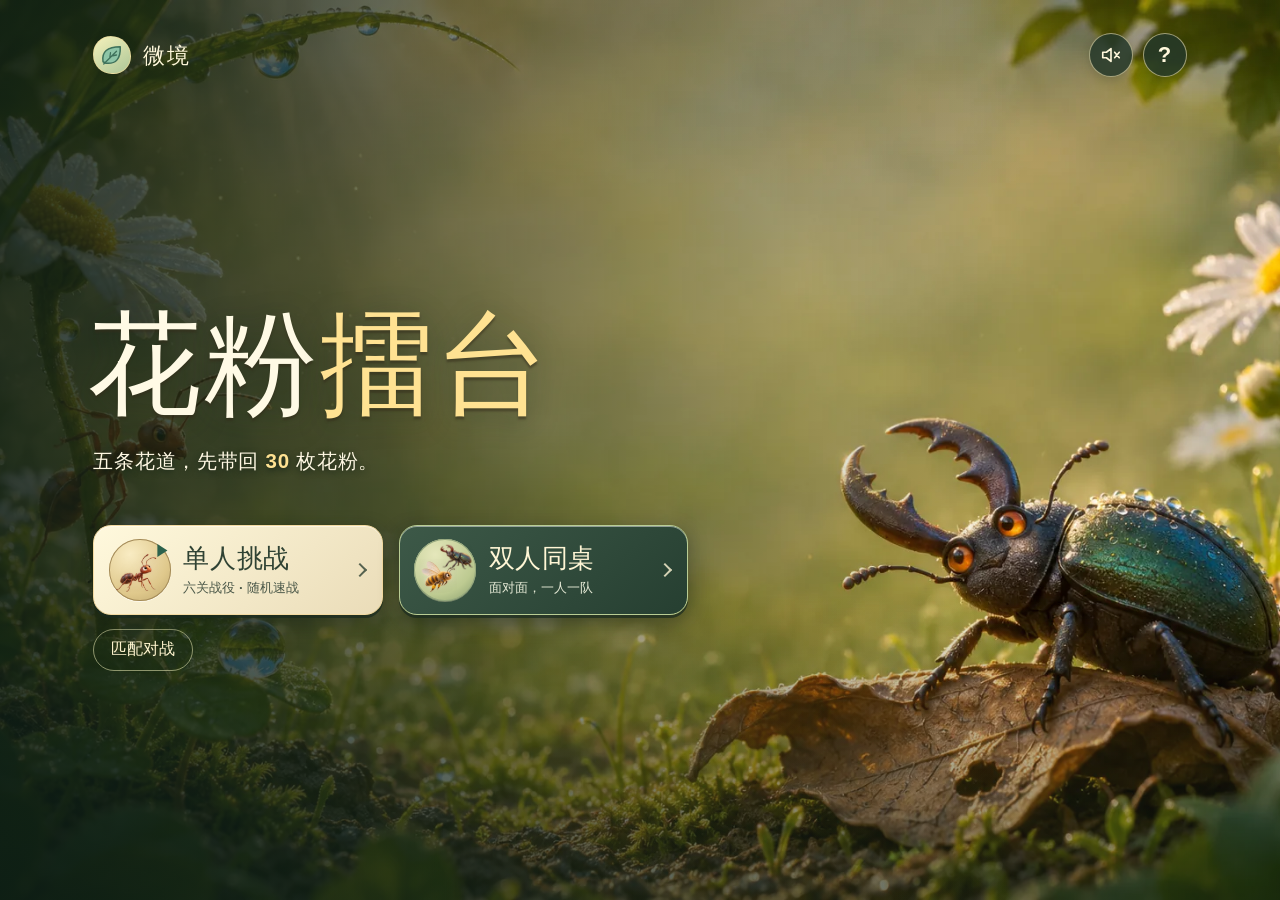
<file: src/index.html>
<!doctype html>
<html lang="zh-CN">
<head>
  <meta charset="utf-8">
  <meta name="viewport" content="width=device-width,initial-scale=1,viewport-fit=cover">
  <meta name="theme-color" content="#20382c">
  <meta name="description" content="在五条花道上派出昆虫伙伴。可以独自挑战电脑，也能两个人在平板两边同桌对战。">
  <title>微境：花粉擂台</title>
  <link rel="stylesheet" href="ui.css">
  <link rel="stylesheet" href="resolution.css">
  <link rel="stylesheet" href="cinema.css">
  <link rel="stylesheet" href="campaign.css">
  <link rel="stylesheet" href="puzzle.css">
  <link rel="stylesheet" href="chanson.css">
</head>
<body>
  <main id="app"></main>
  <div id="live" class="sr-only" aria-live="polite" aria-atomic="true"></div>
  <dialog id="sheet" aria-labelledby="sheet-title"><div id="sheet-body"></div></dialog>
  <script src="tuning.js"></script>
  <script src="campaign-rules.js"></script>
  <script src="engine.js"></script>
  <script src="art.js"></script>
  <script src="puzzle-shapes.js"></script>
  <script src="campaign.js"></script>
  <script src="ui.js"></script>
  <script src="match-client.js"></script>
  <script src="chanson.js"></script>
</body>
</html>
</file>
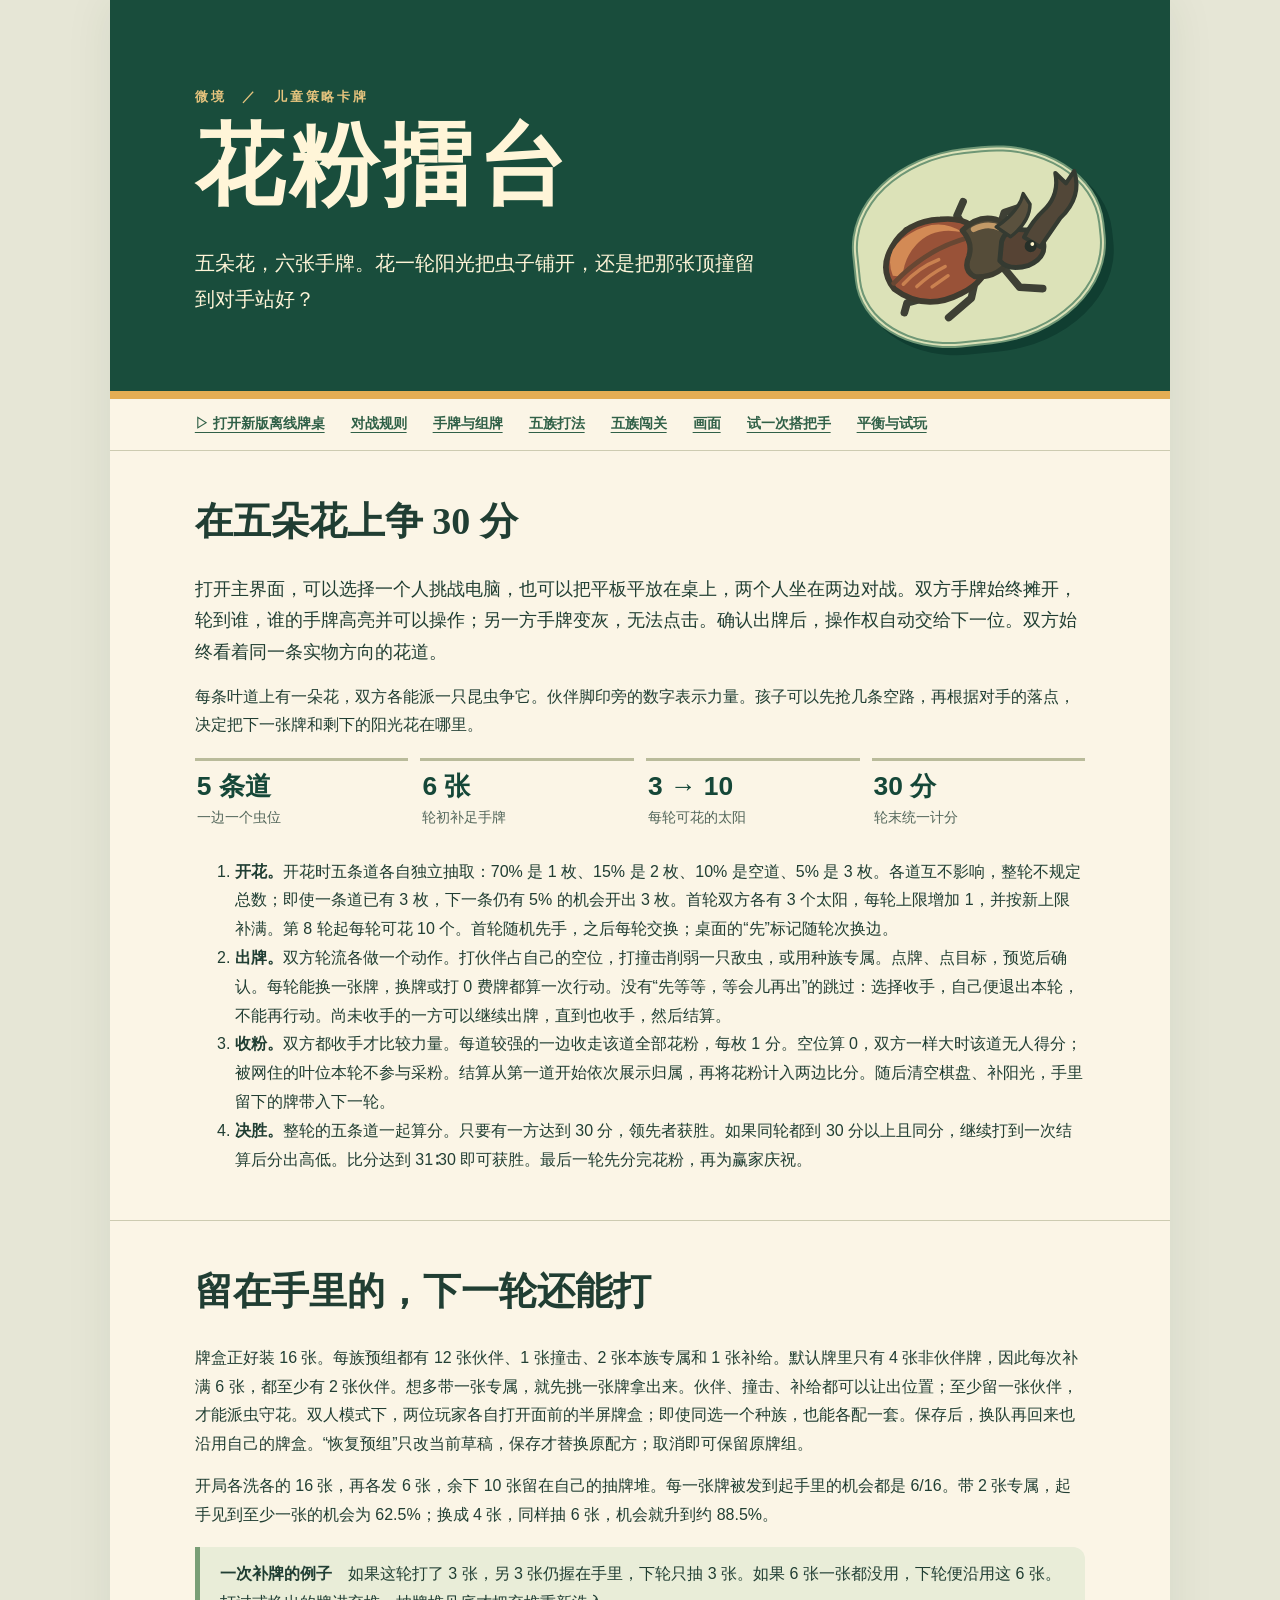
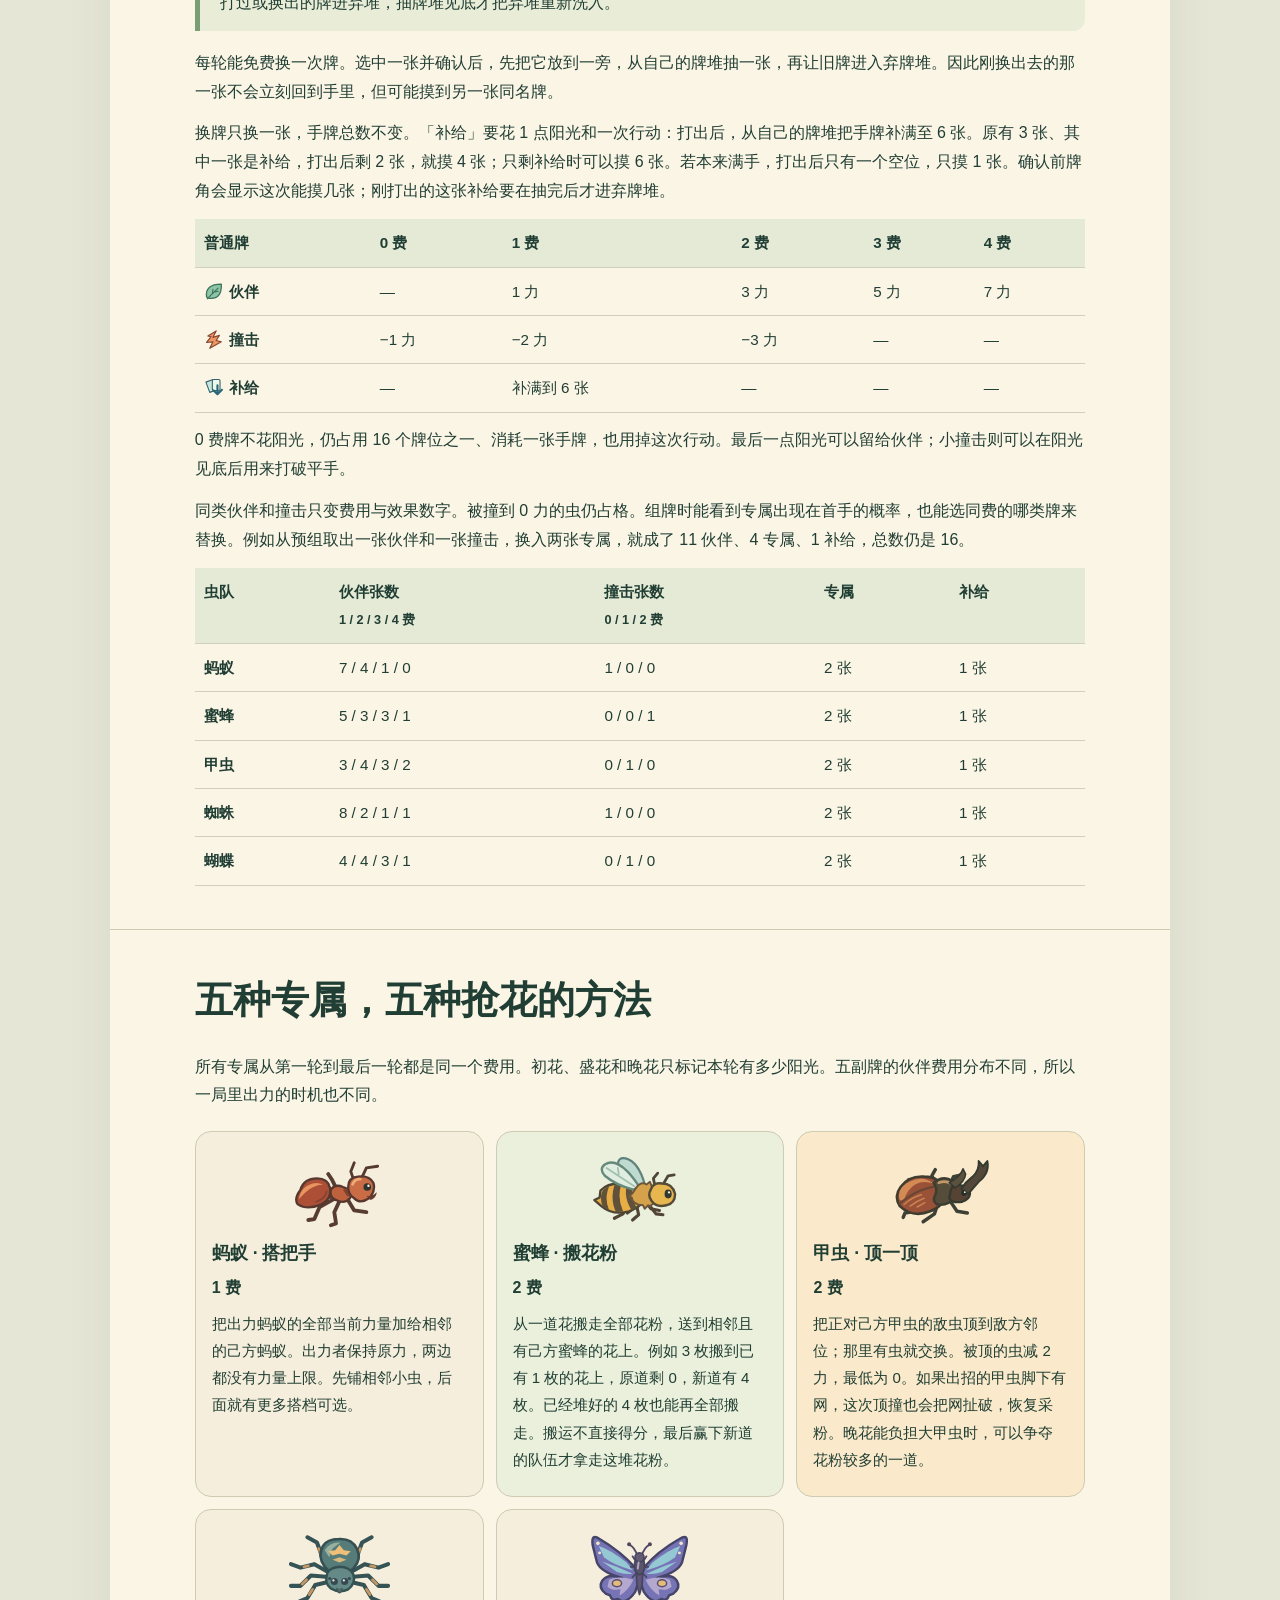
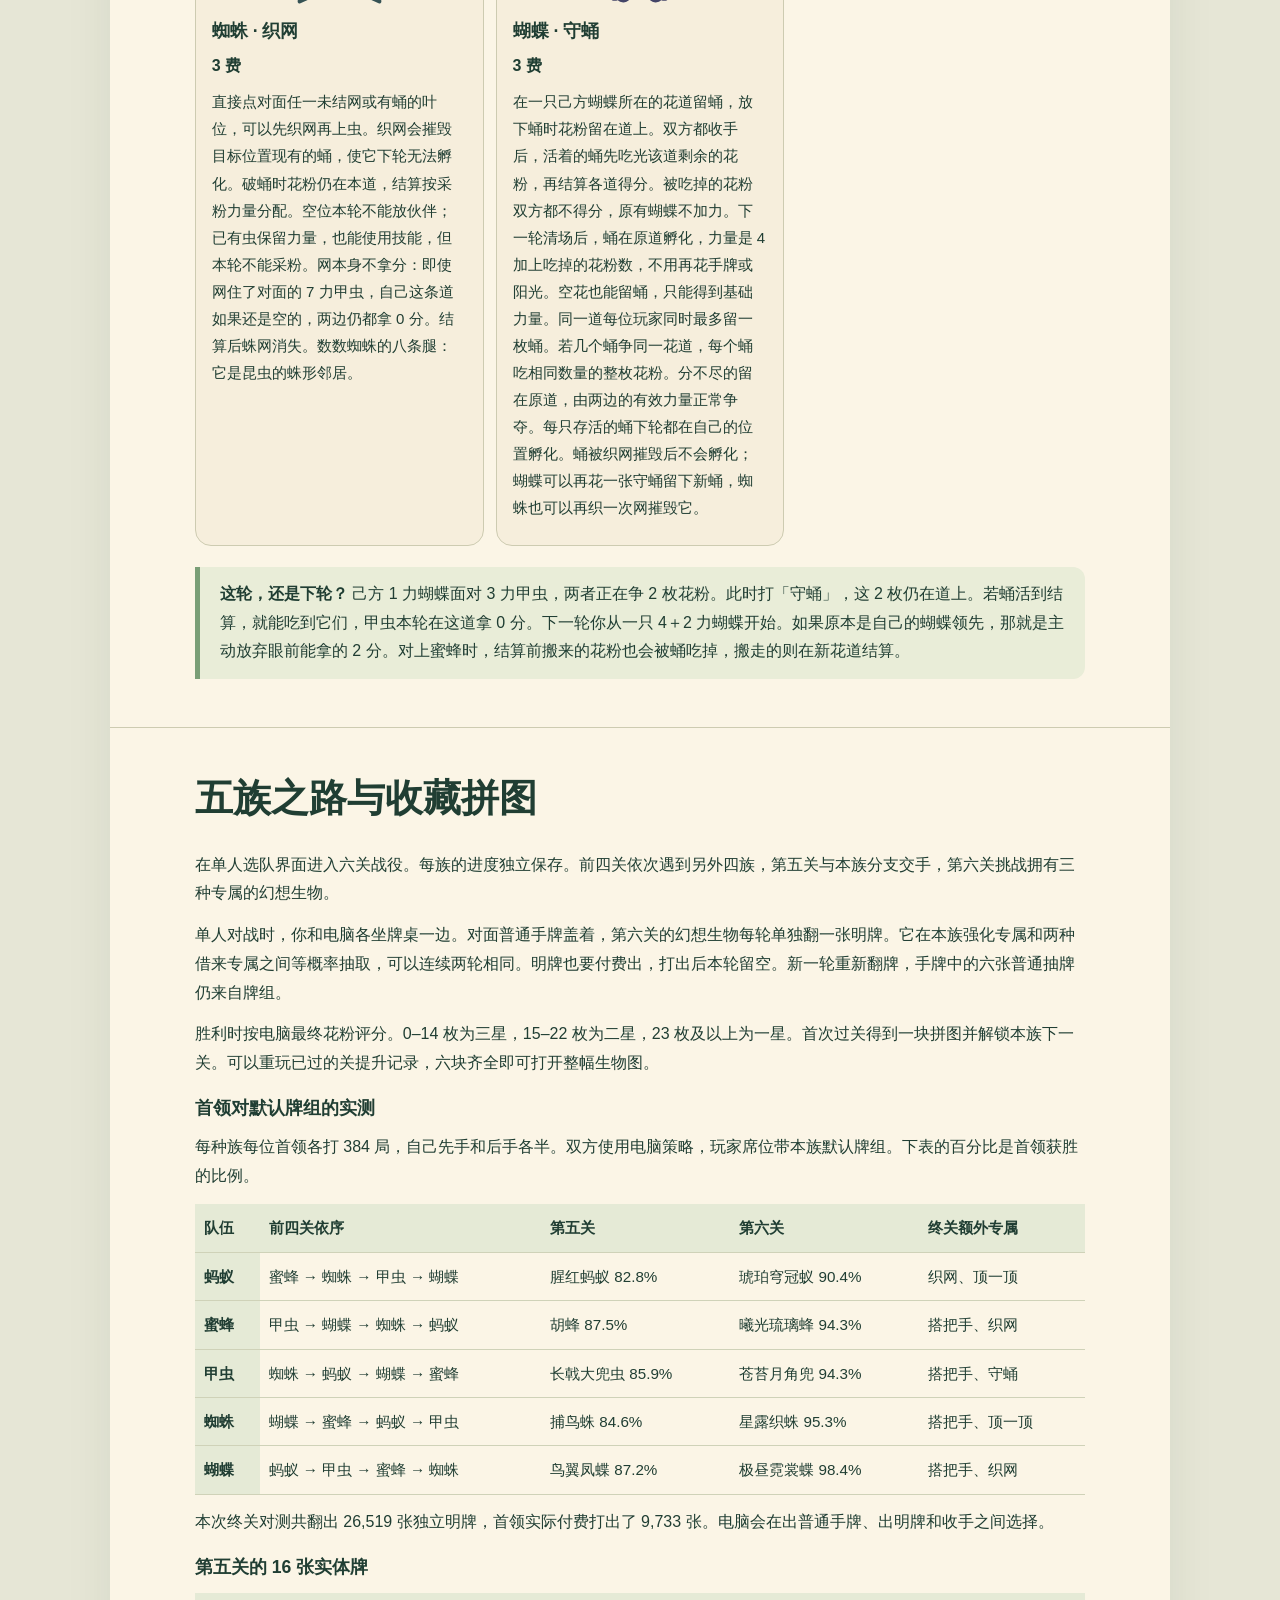
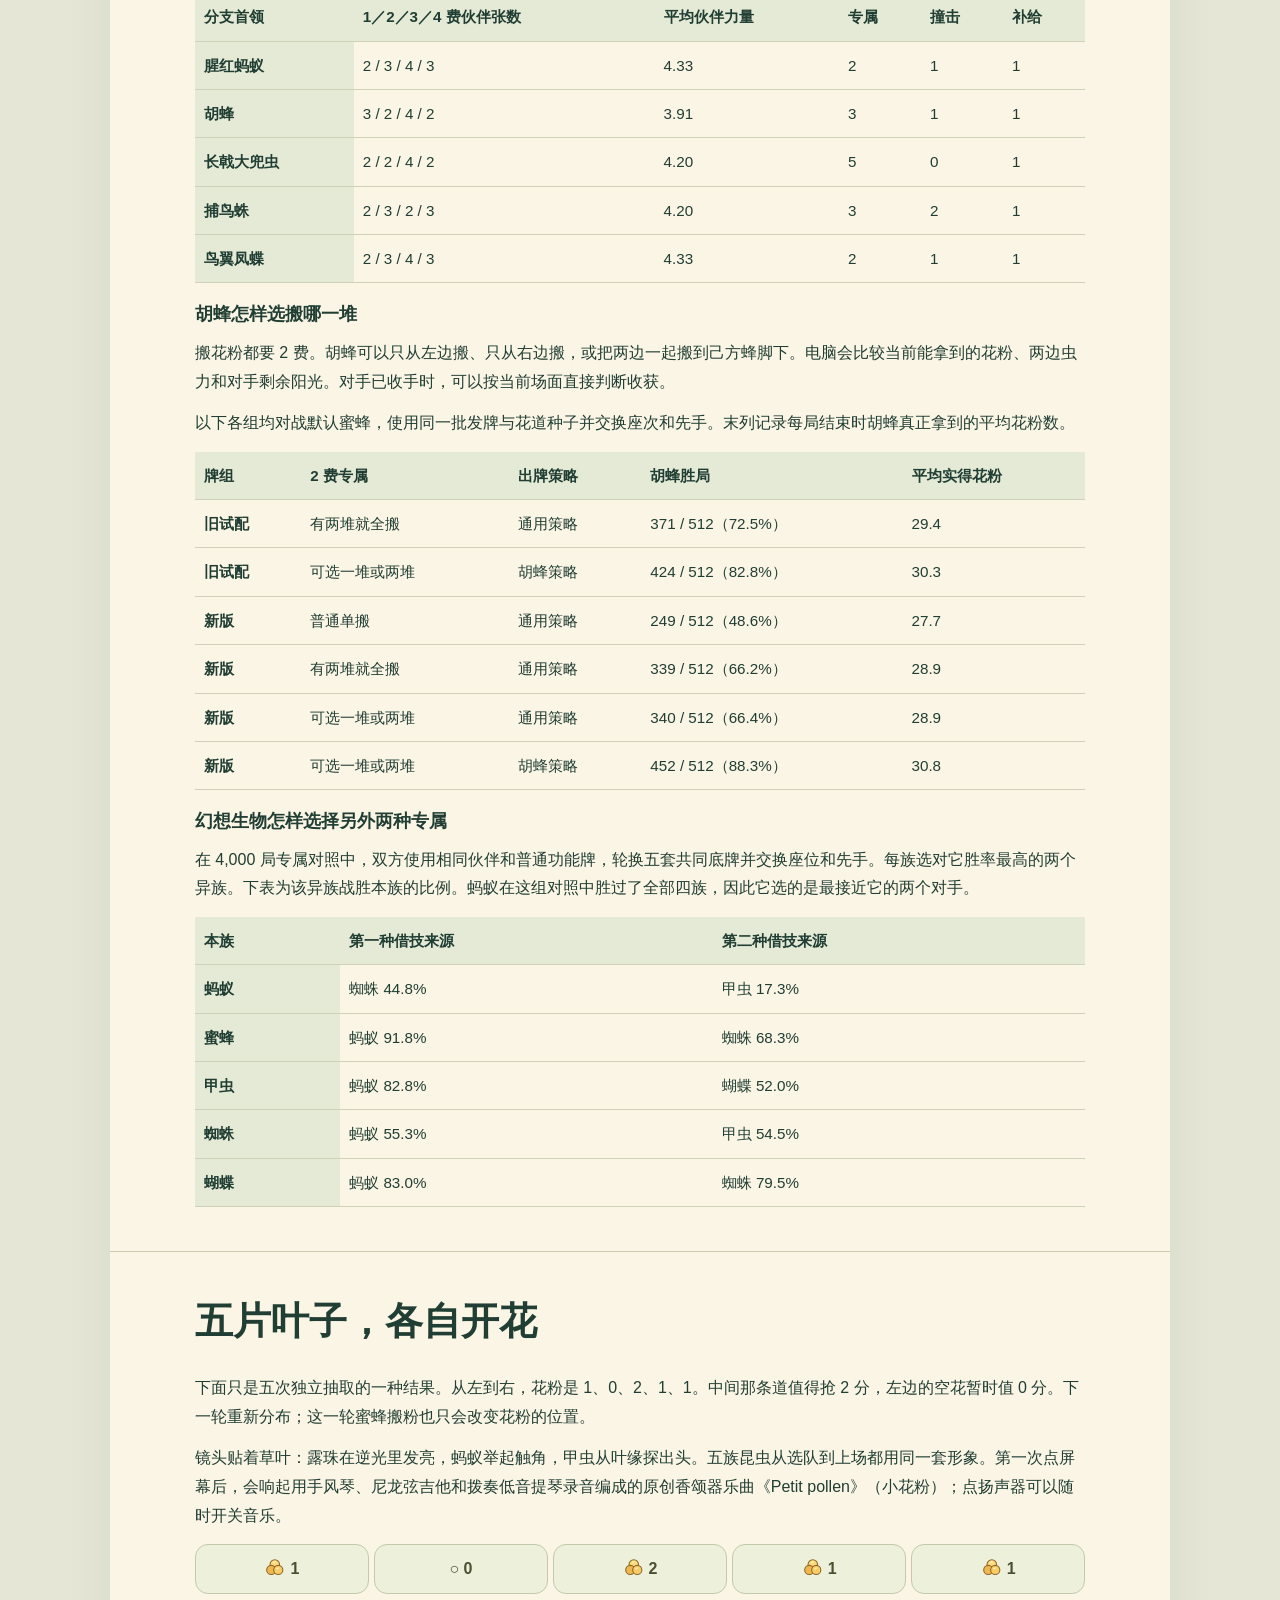
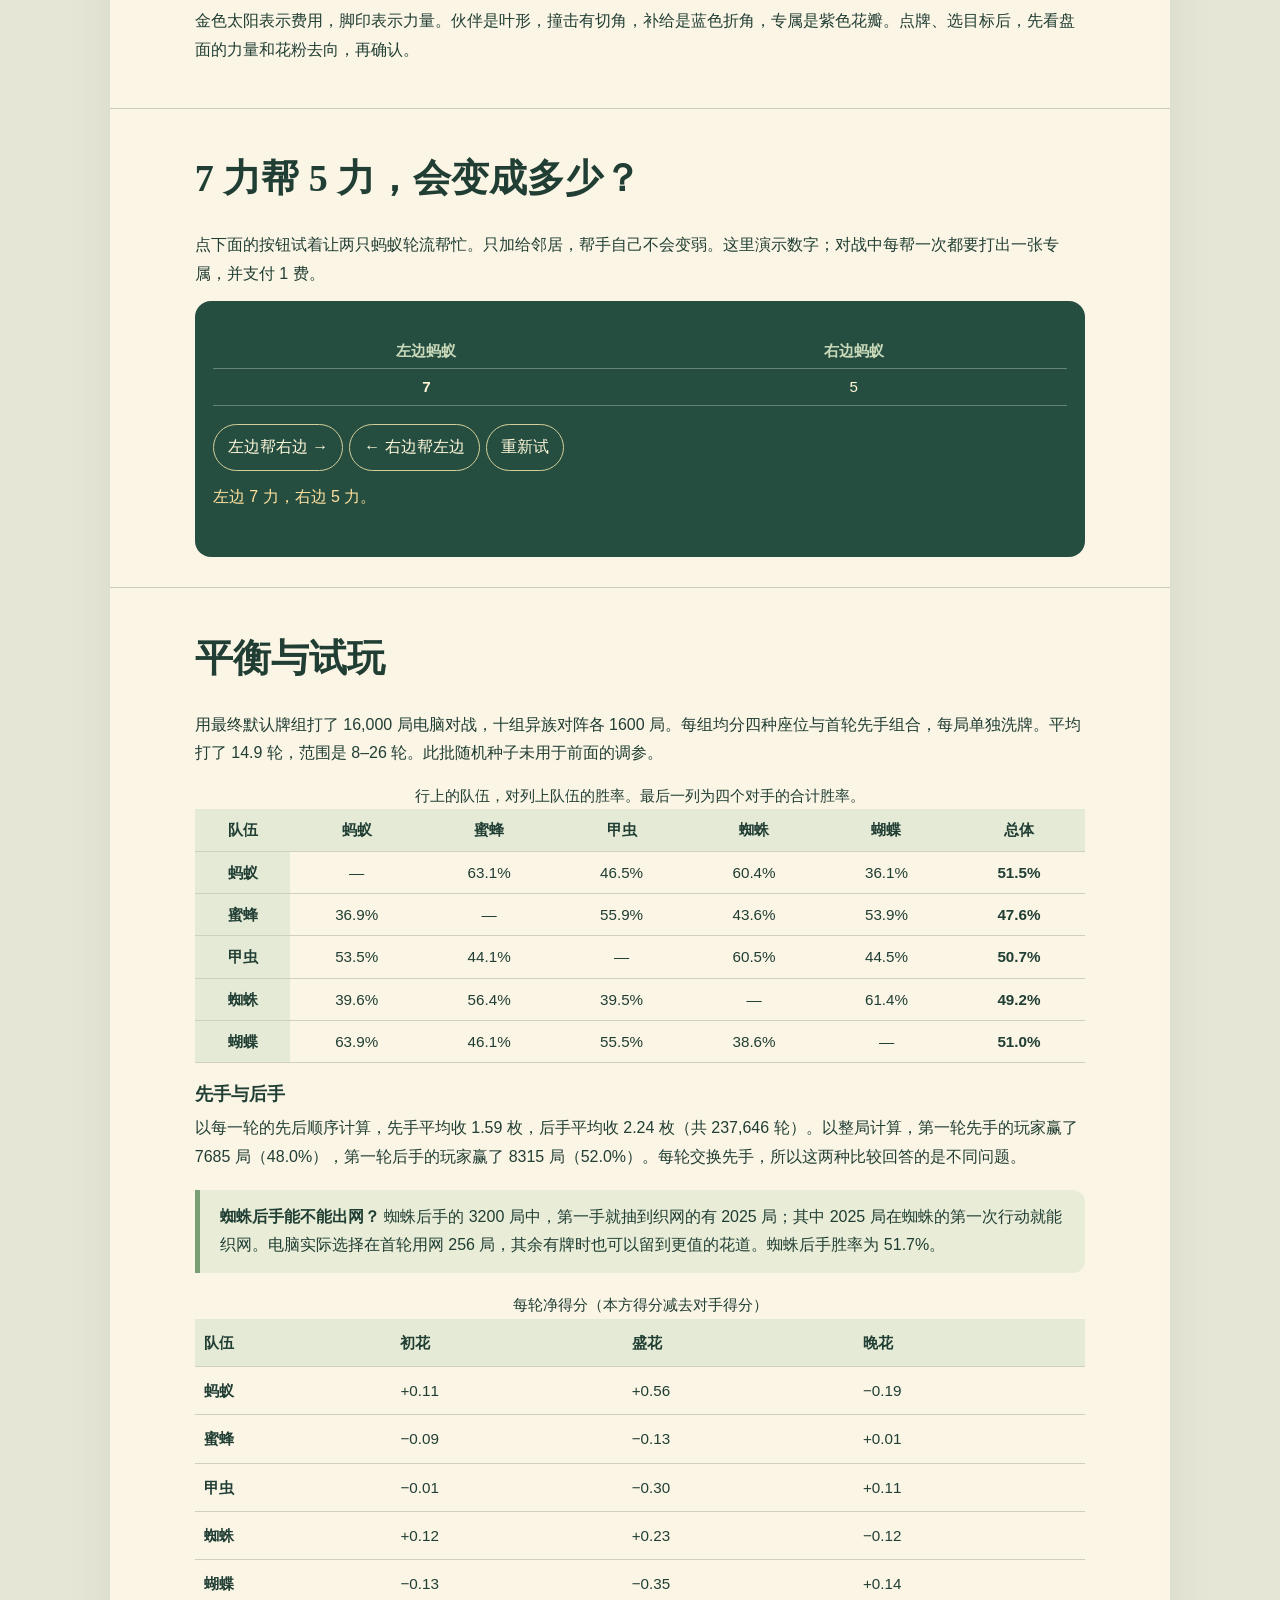
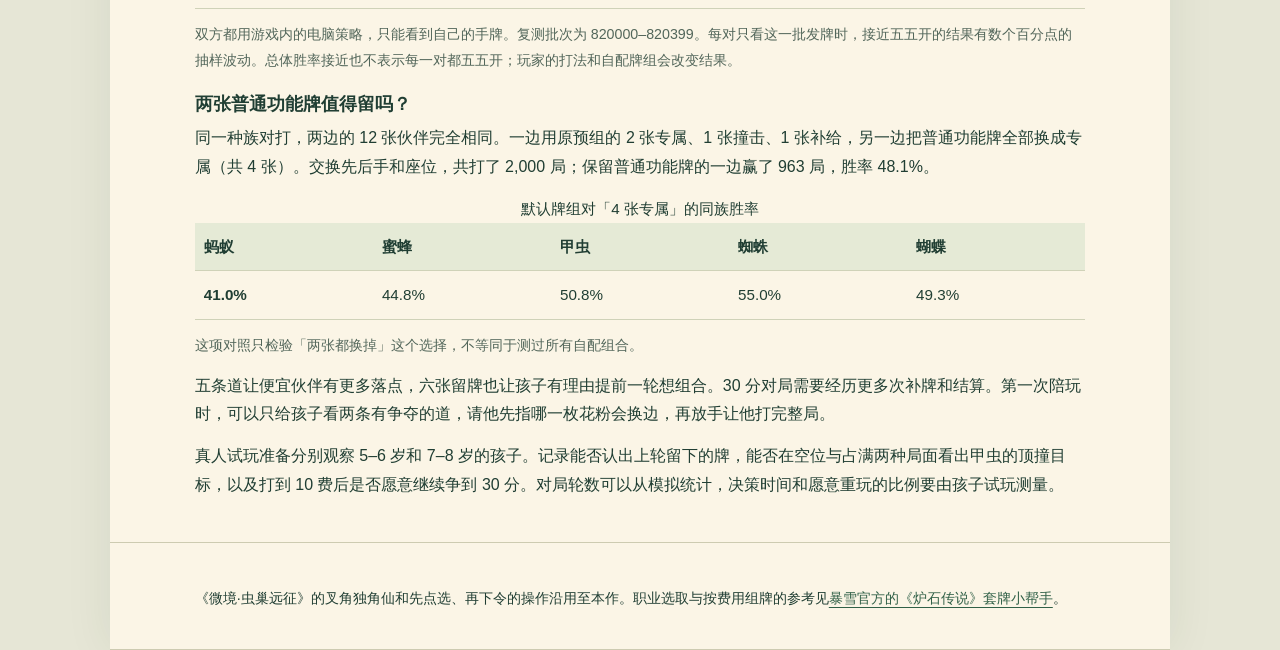
<file: docs/guide.html>
<!doctype html>
<html lang="zh-CN"><head><meta charset="utf-8"><meta name="viewport" content="width=device-width,initial-scale=1">
<title>微境：花粉擂台 · 游戏企划</title>
<style>
:root{color-scheme:light;--ink:#203e33;--mute:#52665a;--paper:#fbf5e6;--rule:#cdcbb1;--ochre:#98601e;--green:#154738;--gilt:#e6c47e}*{box-sizing:border-box}html{scroll-behavior:smooth}body{margin:0;background:#e6e6d6;color:var(--ink);font:16px/1.8 "Microsoft YaHei","PingFang SC","Noto Sans CJK SC",sans-serif}main{margin:0 auto;max-width:1060px;background:var(--paper);box-shadow:0 0 45px #153e2c14}header{position:relative;overflow:hidden;background:#194d3c;color:#fff5d8;padding:8% 8% 7%;border-bottom:8px solid #e4ad53}.mast{font-size:.8rem;letter-spacing:.22em;color:var(--gilt);font-weight:800}.over{margin:2.2em 0 .3em;font-family:serif;color:#cfdfb9;letter-spacing:.25em}h1,h2,h3{line-height:1.32}h1{font-family:"STZhongsong","Songti SC","SimSun",serif;font-size:clamp(49px,7.8vw,89px);letter-spacing:.06em;margin:0 0 .2em}header p{max-width:65%;margin:1em 0 0;font-size:clamp(15px,1.8vw,20px)}.seal{position:absolute;right:6%;bottom:12%;width:24%;height:auto;background:#dce2b8;border:6px double #6f9776;border-radius:48% 45% 49% 39%;transform:rotate(-6deg);box-shadow:7px 8px 0 #103e31}.seal svg{width:100%;display:block}
nav{padding:13px 8%;border-bottom:1px solid var(--rule);display:flex;gap:15px 26px;flex-wrap:wrap}a{color:#306047;text-underline-offset:4px}nav a{font-size:.86rem;font-weight:bold}section,footer{padding:35px 8% 30px;border-bottom:1px solid var(--rule)}section>p{margin:.8em 0}.n{font-size:.76rem;letter-spacing:.18em;color:var(--ochre);font-weight:800}h2{font:700 clamp(25px,3.4vw,38px)/1.42 "STZhongsong","Songti SC","SimSun",serif;margin:.23em 0 .65em}h3{font-size:1.1rem;margin:1.1em 0 .35em}p{margin:.5em 0}.lead{font-size:1.1rem}.hint,figcaption{color:var(--mute);font-size:.89rem}.stripe{padding:13px 20px;background:#e9edd8;border-left:5px solid #799e76;border-radius:0 12px 12px 0;margin:18px 0}.rulegrid,.teams,.duo{display:grid;gap:12px}.rulegrid{grid-template-columns:repeat(4,minmax(0,1fr));margin:1.1em 0}.rulegrid div{border-top:3px solid #b9bb9a;padding:8px 2px}.rulegrid b{display:block;font-size:1.65rem;line-height:1.3;color:var(--green)}.rulegrid span{font-size:.86rem;color:var(--mute)}.teams{grid-template-columns:repeat(3,minmax(0,1fr));margin:1.3em 0}.team{border:1px solid var(--rule);border-radius:16px;padding:16px;background:#f6eedc}.team:nth-child(2){background:#eaf0dc}.team:nth-child(3){background:#faeacb}.team>svg{height:85px;display:block;margin:auto}.team h3{margin:.5em 0}.team .tag{border-radius:12px;background:#fff8eb;display:inline-block;padding:1px 9px;font-size:.8rem}.team p{font-size:.94rem}.duo{grid-template-columns:1fr 1fr}.tile{padding:14px 17px;border-radius:15px;background:#f0ecd9}.tile h3{margin-top:0}table{width:100%;border-collapse:collapse;font-size:.95rem;margin:.9em 0;text-align:left}th,td{padding:10px 9px;border-bottom:1px solid #cfd2b8;vertical-align:top}th{background:#e5ead6}td:first-child{font-weight:bold}.sym{display:inline-flex;align-items:center;gap:2px}.glyph{width:1.35em;height:1.35em;vertical-align:-.3em}figure{margin:16px 0}figure>svg{display:block;width:100%;height:auto;border-radius:16px}figcaption{margin:7px 0}.case{background:#254e40;padding:18px;border-radius:16px;color:#fff5d7}.case table{color:#fff5d7;text-align:center}.case td,.case th{border-color:#648474;padding:4px 8px}.case th{background:transparent;color:#c9d9b9}.case table svg{height:38px;width:48px;vertical-align:middle}.case button{border:1px solid #d3cf9b;border-radius:99px;background:transparent;color:#fff8da;padding:8px 14px;cursor:pointer;font:inherit;margin:5px 6px 0 0}.case button[aria-pressed=true]{background:#fee2a1;color:#303e2c}.case button:focus-visible{outline:3px solid #fff}.case output{display:block;margin-top:12px;color:#ffe19e;min-height:3.5em}.fine{font-size:.82rem;color:var(--mute)}footer{font-size:.9rem}footer a{overflow-wrap:anywhere}
@media(max-width:650px){header{padding:27px 6%}header p{max-width:73%}.over{margin-top:1.2em}.seal{width:23%;right:4%;bottom:16%}section,footer{padding:24px 5%}.rulegrid,.duo{grid-template-columns:repeat(2,minmax(0,1fr))}.teams{grid-template-columns:1fr}.team>svg{float:right;width:80px}.team p{clear:both}.duo{grid-template-columns:1fr}nav{gap:6px 14px;padding:8px 5%}th,td{padding:7px 4px}table{font-size:.87rem}}
@media print{body,main{background:#fff;box-shadow:none}nav,.case .options{display:none}section,footer{padding:14px 3%;break-inside:auto}header{padding:26px 4%;print-color-adjust:exact}h2,h3{break-after:avoid}figure,table,.team,.tile,.case{break-inside:avoid}*{-webkit-print-color-adjust:exact;print-color-adjust:exact}header .over{margin-top:8px}header h1{font-size:48px}}
.flower-example{display:grid;grid-template-columns:repeat(5,1fr);gap:5px}.flower-example b{background:#edf0db;border:1px solid #c2caaa;border-radius:13px;padding:10px 0;text-align:center;color:#4b5031}.case td{overflow-wrap:anywhere}.matchgrid{font-variant-numeric:tabular-nums}.matchgrid :is(th,td){text-align:center;padding:7px 2px}@media(max-width:500px){.matchgrid{font-size:12px}}
</style></head><body><main>
<header><div class="mast">微境　／　儿童策略卡牌</div><h1>花粉擂台</h1><p>五朵花，六张手牌。花一轮阳光把虫子铺开，还是把那张顶撞留到对手站好？</p><span class="seal" aria-hidden="true"><svg class="bug-svg" aria-hidden="true" xmlns="http://www.w3.org/2000/svg" viewBox="0 0 128 98" stroke-linecap="round" stroke-linejoin="round"><g fill="none" stroke="#3e4035" stroke-width="4">
      <path d="m51 51-16-15-8 1M62 48l-8-16 4-7M73 47l6-14 9-2"/>
      <path d="m49 64-14 9-12 2-2 5m40-16-4 12-13 9m31-24 8 12 12 2"/>
    </g>
    <path d="M18 45Q27 32 45 33Q64 33 67 49Q71 66 52 73Q32 81 17 67Q10 56 18 45Z" fill="#995238" stroke="#3f3c30" stroke-width="3"/>
    <path d="M17 60Q13 46 28 39Q44 31 56 41Q41 36 31 45Q24 51 22 61Z" fill="#d38a55"/>
    <path d="M17 64Q37 47 60 44" fill="none" stroke="#684733" stroke-width="2.5"/>
    <g fill="none" stroke="#ca8150" stroke-width="1.8"><path d="M22 65q9-8 20-11m-13 13q8-6 16-9m-8 10 9-5"/></g>
    <path d="M56 40Q67 31 78 38Q87 44 80 57Q73 67 60 65Q54 61 58 54Q61 47 56 40Z" fill="#554c39" stroke="#3d3d31" stroke-width="2.8"/>
    <path d="M62 40Q70 37 76 41" fill="none" stroke="#c29967" stroke-width="3"/>
    <path d="M76 48Q79 41 88 43Q98 44 98 52Q98 59 89 62Q78 64 74 58Z" fill="#564334" stroke="#343a31" stroke-width="2.6"/>
    <path d="M88 47Q93 39 101 33Q109 26 108 15L113 21 118 15Q121 29 108 39L96 53Z" fill="#524738" stroke="#343a31" stroke-width="2.2"/>
    <path d="M74 40q13-7 16-16l3 6q-1 9-12 16Z" fill="#5a513e" stroke="#343a31" stroke-width="1.8"/>
    <circle cx="91" cy="52" r="3.2" fill="#262f28"/><circle cx="92" cy="51" r="1" fill="#fff4ca"/></svg></span></header>
<nav aria-label="目录"><a href="./">▷ 打开新版离线牌桌</a><a href="#rules">对战规则</a><a href="#decks">手牌与组牌</a><a href="#teams">五族打法</a><a href="#campaign">五族闯关</a><a href="#table">画面</a><a href="#try">试一次搭把手</a><a href="#balance">平衡与试玩</a></nav>
<section id="rules"><h2>在五朵花上争 30 分</h2><p class="lead">打开主界面，可以选择一个人挑战电脑，也可以把平板平放在桌上，两个人坐在两边对战。双方手牌始终摊开，轮到谁，谁的手牌高亮并可以操作；另一方手牌变灰，无法点击。确认出牌后，操作权自动交给下一位。双方始终看着同一条实物方向的花道。</p><p>每条叶道上有一朵花，双方各能派一只昆虫争它。伙伴脚印旁的数字表示力量。孩子可以先抢几条空路，再根据对手的落点，决定把下一张牌和剩下的阳光花在哪里。</p>
<div class="rulegrid"><div><b>5 条道</b><span>一边一个虫位</span></div><div><b>6 张</b><span>轮初补足手牌</span></div><div><b>3 → 10</b><span>每轮可花的太阳</span></div><div><b>30 分</b><span>轮末统一计分</span></div></div>
<ol><li><b>开花。</b>开花时五条道各自独立抽取：70% 是 1 枚、15% 是 2 枚、10% 是空道、5% 是 3 枚。各道互不影响，整轮不规定总数；即使一条道已有 3 枚，下一条仍有 5% 的机会开出 3 枚。首轮双方各有 3 个太阳，每轮上限增加 1，并按新上限补满。第 8 轮起每轮可花 10 个。首轮随机先手，之后每轮交换；桌面的“先”标记随轮次换边。</li><li><b>出牌。</b>双方轮流各做一个动作。打伙伴占自己的空位，打撞击削弱一只敌虫，或用种族专属。点牌、点目标，预览后确认。每轮能换一张牌，换牌或打 0 费牌都算一次行动。没有“先等等，等会儿再出”的跳过：选择收手，自己便退出本轮，不能再行动。尚未收手的一方可以继续出牌，直到也收手，然后结算。</li><li><b>收粉。</b>双方都收手才比较力量。每道较强的一边收走该道全部花粉，每枚 1 分。空位算 0，双方一样大时该道无人得分；被网住的叶位本轮不参与采粉。结算从第一道开始依次展示归属，再将花粉计入两边比分。随后清空棋盘、补阳光，手里留下的牌带入下一轮。</li><li><b>决胜。</b>整轮的五条道一起算分。只要有一方达到 30 分，领先者获胜。如果同轮都到 30 分以上且同分，继续打到一次结算后分出高低。比分达到 31∶30 即可获胜。最后一轮先分完花粉，再为赢家庆祝。</li></ol></section>
<section id="decks"><h2>留在手里的，下一轮还能打</h2>
<p>牌盒正好装 16 张。每族预组都有 12 张伙伴、1 张撞击、2 张本族专属和 1 张补给。默认牌里只有 4 张非伙伴牌，因此每次补满 6 张，都至少有 2 张伙伴。想多带一张专属，就先挑一张牌拿出来。伙伴、撞击、补给都可以让出位置；至少留一张伙伴，才能派虫守花。双人模式下，两位玩家各自打开面前的半屏牌盒；即使同选一个种族，也能各配一套。保存后，换队再回来也沿用自己的牌盒。“恢复预组”只改当前草稿，保存才替换原配方；取消即可保留原牌组。</p>
<p>开局各洗各的 16 张，再各发 6 张，余下 10 张留在自己的抽牌堆。每一张牌被发到起手里的机会都是 6/16。带 2 张专属，起手见到至少一张的机会为 62.5%；换成 4 张，同样抽 6 张，机会就升到约 88.5%。</p>
<div class="stripe"><strong>一次补牌的例子</strong>　如果这轮打了 3 张，另 3 张仍握在手里，下轮只抽 3 张。如果 6 张一张都没用，下轮便沿用这 6 张。打过或换出的牌进弃堆，抽牌堆见底才把弃堆重新洗入。</div>
<p>每轮能免费换一次牌。选中一张并确认后，先把它放到一旁，从自己的牌堆抽一张，再让旧牌进入弃牌堆。因此刚换出去的那一张不会立刻回到手里，但可能摸到另一张同名牌。</p>
<p>换牌只换一张，手牌总数不变。「补给」要花 1 点阳光和一次行动：打出后，从自己的牌堆把手牌补满至 6 张。原有 3 张、其中一张是补给，打出后剩 2 张，就摸 4 张；只剩补给时可以摸 6 张。若本来满手，打出后只有一个空位，只摸 1 张。确认前牌角会显示这次能摸几张；刚打出的这张补给要在抽完后才进弃牌堆。</p>
<table><thead><tr><th>普通牌</th><th>0 费</th><th>1 费</th><th>2 费</th><th>3 费</th><th>4 费</th></tr></thead><tbody><tr><td><svg class="glyph" aria-hidden="true" xmlns="http://www.w3.org/2000/svg" viewBox="0 0 32 32" stroke-linecap="round" stroke-linejoin="round"><path d="M4 25Q1 5 27 5Q28 29 8 27Z" fill="#8dc5a7" stroke="#3e715b" stroke-width="2"/><path d="m5 28 17-17m-9 9 1-7m3 4 5-1" fill="none" stroke="#3e715b" stroke-width="1.7"/></svg> 伙伴</td><td>—</td><td>1 力</td><td>3 力</td><td>5 力</td><td>7 力</td></tr><tr><td><svg class="glyph" aria-hidden="true" xmlns="http://www.w3.org/2000/svg" viewBox="0 0 32 32" stroke-linecap="round" stroke-linejoin="round"><path d="m19 3-5 10 10-3-5 8 8 2-18 10 5-10-10 1 7-9-5-1Z" fill="#ef9661" stroke="#874632" stroke-width="1.8"/></svg> 撞击</td><td>−1 力</td><td>−2 力</td><td>−3 力</td><td>—</td><td>—</td></tr><tr><td><svg class="glyph" aria-hidden="true" xmlns="http://www.w3.org/2000/svg" viewBox="0 0 32 32" stroke-linecap="round" stroke-linejoin="round"><g stroke="#365f6b" stroke-width="1.7"><path d="m3 8 11-4 6 16-11 4Z" fill="#c6e8df"/><rect x="13" y="4" width="12" height="17" rx="2" fill="#edf8e8"/></g><path d="M21 13v14m-6-6 6 6 7-7" fill="none" stroke="#296879" stroke-width="3.3"/></svg> 补给</td><td>—</td><td>补满到 6 张</td><td>—</td><td>—</td><td>—</td></tr></tbody></table><p>0 费牌不花阳光，仍占用 16 个牌位之一、消耗一张手牌，也用掉这次行动。最后一点阳光可以留给伙伴；小撞击则可以在阳光见底后用来打破平手。</p>
<p>同类伙伴和撞击只变费用与效果数字。被撞到 0 力的虫仍占格。组牌时能看到专属出现在首手的概率，也能选同费的哪类牌来替换。例如从预组取出一张伙伴和一张撞击，换入两张专属，就成了 11 伙伴、4 专属、1 补给，总数仍是 16。</p>
<table><thead><tr><th>虫队</th><th>伙伴张数<br><small>1 / 2 / 3 / 4 费</small></th><th>撞击张数<br><small>0 / 1 / 2 费</small></th><th>专属</th><th>补给</th></tr></thead><tbody><tr><td>蚂蚁</td><td>7 / 4 / 1 / 0</td><td>1 / 0 / 0</td><td>2 张</td><td>1 张</td></tr><tr><td>蜜蜂</td><td>5 / 3 / 3 / 1</td><td>0 / 0 / 1</td><td>2 张</td><td>1 张</td></tr><tr><td>甲虫</td><td>3 / 4 / 3 / 2</td><td>0 / 1 / 0</td><td>2 张</td><td>1 张</td></tr><tr><td>蜘蛛</td><td>8 / 2 / 1 / 1</td><td>1 / 0 / 0</td><td>2 张</td><td>1 张</td></tr><tr><td>蝴蝶</td><td>4 / 4 / 3 / 1</td><td>0 / 1 / 0</td><td>2 张</td><td>1 张</td></tr></tbody></table></section>
<section id="teams"><h2>五种专属，五种抢花的方法</h2><p>所有专属从第一轮到最后一轮都是同一个费用。初花、盛花和晚花只标记本轮有多少阳光。五副牌的伙伴费用分布不同，所以一局里出力的时机也不同。</p>
<div class="teams">
<article class="team"><svg class="bug-svg" aria-hidden="true" xmlns="http://www.w3.org/2000/svg" viewBox="0 0 128 98" stroke-linecap="round" stroke-linejoin="round"><g fill="none" stroke="#573c32" stroke-width="4.4">
      <path d="M59 53 44 41 29 43M65 56 55 36 51 30M71 58 78 40 91 35"/>
      <path d="M59 58 41 68 35 82 28 83M65 59 58 74 60 87 54 89M72 57 81 72 95 74"/>
    </g>
    <path d="M49 52Q59 49 66 54L65 60Q56 56 47 61Z" fill="#693c30"/>
    <path d="M19 48Q23 35 38 35Q51 35 53 46Q55 59 43 65Q27 72 16 65Q11 59 19 48Z" fill="#ad4f36" stroke="#57382f" stroke-width="2.7"/>
    <path d="M17 59Q19 47 28 43Q37 38 45 42Q33 43 25 51Z" fill="#e79460"/>
    <path d="M37 62Q48 58 49 50" fill="none" stroke="#83442f" stroke-width="2"/>
    <path d="M54 48Q59 41 68 45Q81 49 76 58Q70 65 60 60Q52 57 54 48Z" fill="#be613d" stroke="#57382f" stroke-width="2.7"/>
    <path d="m68 48 9-3 4 7-8 4" fill="#83432f"/>
    <path d="M81 39 77 27 81 17M88 38 95 23 108 21" fill="none" stroke="#54392f" stroke-width="3.3"/>
    <path d="M74 45Q74 34 85 33Q98 31 103 40Q106 50 98 58Q88 65 81 58Q74 54 74 45Z" fill="#ca6d46" stroke="#57382f" stroke-width="2.7"/>
    <path d="M95 55Q101 57 107 51Q106 58 100 60" fill="#653b2d"/>
    <path d="M79 42Q82 35 88 36" fill="none" stroke="#efac78" stroke-width="3"/>
    <circle cx="96" cy="45" r="4.4" fill="#2e3530"/><circle cx="97.4" cy="43.5" r="1.4" fill="#fff3d9"/></svg><h3>蚂蚁 · 搭把手</h3><b>1 费</b><p>把出力蚂蚁的全部当前力量加给相邻的己方蚂蚁。出力者保持原力，两边都没有力量上限。先铺相邻小虫，后面就有更多搭档可选。</p></article>
<article class="team"><svg class="bug-svg" aria-hidden="true" xmlns="http://www.w3.org/2000/svg" viewBox="0 0 128 98" stroke-linecap="round" stroke-linejoin="round"><g fill="none" stroke="#524536" stroke-width="3.6">
      <path d="m56 57-12 11-9 1m29-11-6 11-8 6m20-15 7 10 10 2"/>
      <path d="m51 63-6 13-10 5m25-18 3 14-7 6m17-20 10 13 8 1"/>
    </g>
    <path d="M58 46Q42 33 39 20Q39 10 48 12Q63 16 70 42Z" fill="#bfdad1" stroke="#5f827b" stroke-width="2.5"/>
    <path d="M19 49Q28 40 43 41Q63 42 69 54Q71 66 52 73Q33 78 20 67L12 60 18 57Z" fill="#e8ae46" stroke="#4d4635" stroke-width="2.7"/>
    <g fill="#5f513a"><path d="M29 44q-6 14 0 28l-7-4q-5-10 0-20Z"/><path d="M43 42q-5 15 2 31l-8 1q-7-14-2-31Z"/><path d="M56 46q-2 13 5 23l-6 3q-9-14-6-28Z"/></g>
    <path d="M57 48Q37 43 24 32Q17 24 24 19Q35 12 50 27Q56 33 64 45Z" fill="#e0ede0" stroke="#658a7c" stroke-width="2.7"/>
    <path d="m26 23 32 21m-18-14-1-7" fill="none" stroke="#a0c1af" stroke-width="2"/>
    <path d="M60 46q6-8 12-4l4-3 2 5 5 2-2 4q5 11-5 17l-2-1-4 4-2-4q-12 0-13-9l-3-1 4-4Z" fill="#d5a14b" stroke="#6c573b" stroke-width="2.2"/>
    <path d="m82 45-2-10 5-6m5 15 7-12 7-1" fill="none" stroke="#4e4736" stroke-width="3.2"/>
    <path d="M77 48Q80 39 90 41Q102 41 105 53Q105 64 95 66Q83 69 78 61Q73 55 77 48Z" fill="#e8b64e" stroke="#554b36" stroke-width="2.8"/>
    <ellipse cx="97" cy="53" rx="4.1" ry="5.1" fill="#303a32"/><circle cx="98" cy="51.3" r="1.3" fill="#fff5de"/></svg><h3>蜜蜂 · 搬花粉</h3><b>2 费</b><p>从一道花搬走全部花粉，送到相邻且有己方蜜蜂的花上。例如 3 枚搬到已有 1 枚的花上，原道剩 0，新道有 4 枚。已经堆好的 4 枚也能再全部搬走。搬运不直接得分，最后赢下新道的队伍才拿走这堆花粉。</p></article>
<article class="team"><svg class="bug-svg" aria-hidden="true" xmlns="http://www.w3.org/2000/svg" viewBox="0 0 128 98" stroke-linecap="round" stroke-linejoin="round"><g fill="none" stroke="#3e4035" stroke-width="4">
      <path d="m51 51-16-15-8 1M62 48l-8-16 4-7M73 47l6-14 9-2"/>
      <path d="m49 64-14 9-12 2-2 5m40-16-4 12-13 9m31-24 8 12 12 2"/>
    </g>
    <path d="M18 45Q27 32 45 33Q64 33 67 49Q71 66 52 73Q32 81 17 67Q10 56 18 45Z" fill="#995238" stroke="#3f3c30" stroke-width="3"/>
    <path d="M17 60Q13 46 28 39Q44 31 56 41Q41 36 31 45Q24 51 22 61Z" fill="#d38a55"/>
    <path d="M17 64Q37 47 60 44" fill="none" stroke="#684733" stroke-width="2.5"/>
    <g fill="none" stroke="#ca8150" stroke-width="1.8"><path d="M22 65q9-8 20-11m-13 13q8-6 16-9m-8 10 9-5"/></g>
    <path d="M56 40Q67 31 78 38Q87 44 80 57Q73 67 60 65Q54 61 58 54Q61 47 56 40Z" fill="#554c39" stroke="#3d3d31" stroke-width="2.8"/>
    <path d="M62 40Q70 37 76 41" fill="none" stroke="#c29967" stroke-width="3"/>
    <path d="M76 48Q79 41 88 43Q98 44 98 52Q98 59 89 62Q78 64 74 58Z" fill="#564334" stroke="#343a31" stroke-width="2.6"/>
    <path d="M88 47Q93 39 101 33Q109 26 108 15L113 21 118 15Q121 29 108 39L96 53Z" fill="#524738" stroke="#343a31" stroke-width="2.2"/>
    <path d="M74 40q13-7 16-16l3 6q-1 9-12 16Z" fill="#5a513e" stroke="#343a31" stroke-width="1.8"/>
    <circle cx="91" cy="52" r="3.2" fill="#262f28"/><circle cx="92" cy="51" r="1" fill="#fff4ca"/></svg><h3>甲虫 · 顶一顶</h3><b>2 费</b><p>把正对己方甲虫的敌虫顶到敌方邻位；那里有虫就交换。被顶的虫减 2 力，最低为 0。如果出招的甲虫脚下有网，这次顶撞也会把网扯破，恢复采粉。晚花能负担大甲虫时，可以争夺花粉较多的一道。</p></article>
<article class="team"><svg class="bug-svg" aria-hidden="true" xmlns="http://www.w3.org/2000/svg" viewBox="0 0 128 98" stroke-linecap="round" stroke-linejoin="round"><g class="spider-legs" fill="none" stroke="#355254" stroke-width="4.7">
      <path d="M58 53 45 38 38 19 27 13"/>
      <path d="M56 56 35 44 19 48 8 44"/>
      <path d="M55 59 31 57 19 69 8 69"/>
      <path d="M57 63 36 68 27 83 18 87"/>
      <path d="M70 53 83 38 90 19 101 13"/>
      <path d="M72 56 93 44 109 48 120 44"/>
      <path d="M73 59 97 57 109 69 120 69"/>
      <path d="M71 63 92 68 101 83 110 87"/>
    </g>
    <g fill="none" stroke="#c99862" stroke-width="3.1">
      <path d="m40 26 2 5m-19 16 5-1m-7 21 5-5m3 17 4-6m55-47-2 5m19 16-5-1m7 21-5-5m-3 17-4-6"/>
    </g>
    <path d="M65 56Q53 55 47 47Q38 35 45 23Q50 15 63 15Q78 14 84 26Q90 38 80 49Q73 56 65 56Z" fill="#567c79" stroke="#354f52" stroke-width="3"/>
    <path d="M47 28q6-10 18-9l-9 7-4 10Z" fill="#97b0a0"/>
    <path d="m64 22 5 6 8 1-5 5-8-2-8 2-5-5 8-1Z" fill="#edbf78"/>
    <path d="m56 39 8-3 8 3-8 3Z" fill="#d7b77c"/>
    <path d="M50 54Q53 48 64 47Q76 47 80 56Q83 66 74 73Q64 78 54 72Q46 66 50 54Z" fill="#658986" stroke="#345153" stroke-width="2.8"/>
    <g fill="#354953"><circle cx="58" cy="64" r="4.1"/><circle cx="70" cy="64" r="4.1"/><circle cx="52.7" cy="60.5" r="1.8"/><circle cx="75.3" cy="60.5" r="1.8"/></g>
    <g fill="#f1edce"><circle cx="57" cy="62.7" r="1.3"/><circle cx="69" cy="62.7" r="1.3"/></g>
    <path d="M61 72q0 4 3 5 3-1 3-5" fill="#526c69" stroke="#3f5956" stroke-width="1.6"/></svg><h3>蜘蛛 · 织网</h3><b>3 费</b><p>直接点对面任一未结网或有蛹的叶位，可以先织网再上虫。织网会摧毁目标位置现有的蛹，使它下轮无法孵化。破蛹时花粉仍在本道，结算按采粉力量分配。空位本轮不能放伙伴；已有虫保留力量，也能使用技能，但本轮不能采粉。网本身不拿分：即使网住了对面的 7 力甲虫，自己这条道如果还是空的，两边仍都拿 0 分。结算后蛛网消失。数数蜘蛛的八条腿：它是昆虫的蛛形邻居。</p></article>
<article class="team"><svg class="bug-svg" aria-hidden="true" xmlns="http://www.w3.org/2000/svg" viewBox="0 0 128 98" stroke-linecap="round" stroke-linejoin="round"><g stroke="#444568" stroke-width="2.8">
      <path d="M60 49Q42 29 18 15Q8 8 10 22L15 42Q19 53 44 60Q28 54 21 63Q16 71 25 78L30 80Q32 87 39 84Q48 92 59 76L65 58Z" fill="#7774b6"/>
      <path d="M68 49Q85 29 110 15Q121 8 118 22L113 42Q109 53 84 60Q101 54 107 63Q112 71 103 78L98 80Q96 87 89 84Q80 92 69 76L63 58Z" fill="#7774b6"/>
    </g>
    <g fill="#94c9d3"><path d="M17 23Q30 27 49 42L56 51Q34 45 23 36Z"/><path d="M21 41q18 6 35 14-9 1-18-2Z"/><path d="M111 23Q98 27 79 42L72 51q22-6 33-15Z"/><path d="M107 41q-18 6-35 14 9 1 18-2Z"/></g>
    <g fill="#b5a8ce"><path d="M29 62q11-5 28 0-6 13-16 18l1-7q-10 2-15-3Z"/><path d="M99 62q-11-5-28 0 6 13 16 18l-1-7q10 2 15-3Z"/></g>
    <g fill="#e5bb7a" stroke="#554d73" stroke-width="1.7"><ellipse cx="38" cy="66" rx="5.3" ry="4"/><ellipse cx="90" cy="66" rx="5.3" ry="4"/></g>
    <g fill="#ede6c9"><circle cx="16" cy="20" r="2.1"/><circle cx="18" cy="31" r="1.7"/><circle cx="112" cy="20" r="2.1"/><circle cx="110" cy="31" r="1.7"/></g>
    <g fill="none" stroke="#504765" stroke-width="2.1"><path d="M62 44 56 35m6 13-8-1m8 6-6 6m10-15 6-9m-6 13 8-1m-8 6 6 6"/><path d="M62 35Q58 24 53 22m13 13q4-11 9-13"/></g>
    <g fill="#4e475e"><circle cx="52" cy="21" r="2.3"/><circle cx="76" cy="21" r="2.3"/></g>
    <path d="M61 48Q59 65 64 79Q69 65 67 48Z" fill="#61567a" stroke="#46465e" stroke-width="2"/>
    <ellipse cx="64" cy="46" rx="5.9" ry="10" fill="#5a536d" stroke="#43465d" stroke-width="2.1"/>
    <circle cx="64" cy="36" r="5.2" fill="#635c73" stroke="#43465d" stroke-width="1.8"/>
    <path d="m63 42-1 7" fill="none" stroke="#b4a9bf" stroke-width="2.2"/></svg><h3>蝴蝶 · 守蛹</h3><b>3 费</b><p>在一只己方蝴蝶所在的花道留蛹，放下蛹时花粉留在道上。双方都收手后，活着的蛹先吃光该道剩余的花粉，再结算各道得分。被吃掉的花粉双方都不得分，原有蝴蝶不加力。下一轮清场后，蛹在原道孵化，力量是 4 加上吃掉的花粉数，不用再花手牌或阳光。空花也能留蛹，只能得到基础力量。同一道每位玩家同时最多留一枚蛹。若几个蛹争同一花道，每个蛹吃相同数量的整枚花粉。分不尽的留在原道，由两边的有效力量正常争夺。每只存活的蛹下轮都在自己的位置孵化。蛹被织网摧毁后不会孵化；蝴蝶可以再花一张守蛹留下新蛹，蜘蛛也可以再织一次网摧毁它。</p></article>
</div><div class="stripe"><strong>这轮，还是下轮？</strong> 己方 1 力蝴蝶面对 3 力甲虫，两者正在争 2 枚花粉。此时打「守蛹」，这 2 枚仍在道上。若蛹活到结算，就能吃到它们，甲虫本轮在这道拿 0 分。下一轮你从一只 4＋2 力蝴蝶开始。如果原本是自己的蝴蝶领先，那就是主动放弃眼前能拿的 2 分。对上蜜蜂时，结算前搬来的花粉也会被蛹吃掉，搬走的则在新花道结算。</div></section>
<section id="campaign"><h2>五族之路与收藏拼图</h2><p>在单人选队界面进入六关战役。每族的进度独立保存。前四关依次遇到另外四族，第五关与本族分支交手，第六关挑战拥有三种专属的幻想生物。</p><p>单人对战时，你和电脑各坐牌桌一边。对面普通手牌盖着，第六关的幻想生物每轮单独翻一张明牌。它在本族强化专属和两种借来专属之间等概率抽取，可以连续两轮相同。明牌也要付费出，打出后本轮留空。新一轮重新翻牌，手牌中的六张普通抽牌仍来自牌组。</p><p>胜利时按电脑最终花粉评分。0–14 枚为三星，15–22 枚为二星，23 枚及以上为一星。首次过关得到一块拼图并解锁本族下一关。可以重玩已过的关提升记录，六块齐全即可打开整幅生物图。</p><h3>首领对默认牌组的实测</h3><p>每种族每位首领各打 384 局，自己先手和后手各半。双方使用电脑策略，玩家席位带本族默认牌组。下表的百分比是首领获胜的比例。</p><table><thead><tr><th>队伍</th><th>前四关依序</th><th>第五关</th><th>第六关</th><th>终关额外专属</th></tr></thead><tbody><tr><th>蚂蚁</th><td>蜜蜂 → 蜘蛛 → 甲虫 → 蝴蝶</td><td>腥红蚂蚁 82.8%</td><td>琥珀穹冠蚁 90.4%</td><td>织网、顶一顶</td></tr><tr><th>蜜蜂</th><td>甲虫 → 蝴蝶 → 蜘蛛 → 蚂蚁</td><td>胡蜂 87.5%</td><td>曦光琉璃蜂 94.3%</td><td>搭把手、织网</td></tr><tr><th>甲虫</th><td>蜘蛛 → 蚂蚁 → 蝴蝶 → 蜜蜂</td><td>长戟大兜虫 85.9%</td><td>苍苔月角兜 94.3%</td><td>搭把手、守蛹</td></tr><tr><th>蜘蛛</th><td>蝴蝶 → 蜜蜂 → 蚂蚁 → 甲虫</td><td>捕鸟蛛 84.6%</td><td>星露织蛛 95.3%</td><td>搭把手、顶一顶</td></tr><tr><th>蝴蝶</th><td>蚂蚁 → 甲虫 → 蜜蜂 → 蜘蛛</td><td>鸟翼凤蝶 87.2%</td><td>极昼霓裳蝶 98.4%</td><td>搭把手、织网</td></tr></tbody></table><p>本次终关对测共翻出 26,519 张独立明牌，首领实际付费打出了 9,733 张。电脑会在出普通手牌、出明牌和收手之间选择。</p><h3>第五关的 16 张实体牌</h3><table><thead><tr><th>分支首领</th><th>1／2／3／4 费伙伴张数</th><th>平均伙伴力量</th><th>专属</th><th>撞击</th><th>补给</th></tr></thead><tbody><tr><th>腥红蚂蚁</th><td>2 / 3 / 4 / 3</td><td>4.33</td><td>2</td><td>1</td><td>1</td></tr><tr><th>胡蜂</th><td>3 / 2 / 4 / 2</td><td>3.91</td><td>3</td><td>1</td><td>1</td></tr><tr><th>长戟大兜虫</th><td>2 / 2 / 4 / 2</td><td>4.20</td><td>5</td><td>0</td><td>1</td></tr><tr><th>捕鸟蛛</th><td>2 / 3 / 2 / 3</td><td>4.20</td><td>3</td><td>2</td><td>1</td></tr><tr><th>鸟翼凤蝶</th><td>2 / 3 / 4 / 3</td><td>4.33</td><td>2</td><td>1</td><td>1</td></tr></tbody></table><h3 id="hornet">胡蜂怎样选搬哪一堆</h3><p>搬花粉都要 2 费。胡蜂可以只从左边搬、只从右边搬，或把两边一起搬到己方蜂脚下。电脑会比较当前能拿到的花粉、两边虫力和对手剩余阳光。对手已收手时，可以按当前场面直接判断收获。</p><p>以下各组均对战默认蜜蜂，使用同一批发牌与花道种子并交换座次和先手。末列记录每局结束时胡蜂真正拿到的平均花粉数。</p><table><thead><tr><th>牌组</th><th>2 费专属</th><th>出牌策略</th><th>胡蜂胜局</th><th>平均实得花粉</th></tr></thead><tbody><tr><td>旧试配</td><td>有两堆就全搬</td><td>通用策略</td><td>371 / 512（72.5%）</td><td>29.4</td></tr><tr><td>旧试配</td><td>可选一堆或两堆</td><td>胡蜂策略</td><td>424 / 512（82.8%）</td><td>30.3</td></tr><tr><td>新版</td><td>普通单搬</td><td>通用策略</td><td>249 / 512（48.6%）</td><td>27.7</td></tr><tr><td>新版</td><td>有两堆就全搬</td><td>通用策略</td><td>339 / 512（66.2%）</td><td>28.9</td></tr><tr><td>新版</td><td>可选一堆或两堆</td><td>通用策略</td><td>340 / 512（66.4%）</td><td>28.9</td></tr><tr><td>新版</td><td>可选一堆或两堆</td><td>胡蜂策略</td><td>452 / 512（88.3%）</td><td>30.8</td></tr></tbody></table><h3>幻想生物怎样选择另外两种专属</h3><p>在 4,000 局专属对照中，双方使用相同伙伴和普通功能牌，轮换五套共同底牌并交换座位和先手。每族选对它胜率最高的两个异族。下表为该异族战胜本族的比例。蚂蚁在这组对照中胜过了全部四族，因此它选的是最接近它的两个对手。</p><table><thead><tr><th>本族</th><th>第一种借技来源</th><th>第二种借技来源</th></tr></thead><tbody><tr><th>蚂蚁</th><td>蜘蛛 44.8%</td><td>甲虫 17.3%</td></tr><tr><th>蜜蜂</th><td>蚂蚁 91.8%</td><td>蜘蛛 68.3%</td></tr><tr><th>甲虫</th><td>蚂蚁 82.8%</td><td>蝴蝶 52.0%</td></tr><tr><th>蜘蛛</th><td>蚂蚁 55.3%</td><td>甲虫 54.5%</td></tr><tr><th>蝴蝶</th><td>蚂蚁 83.0%</td><td>蜘蛛 79.5%</td></tr></tbody></table></section>
<section id="table"><h2>五片叶子，各自开花</h2><p>下面只是五次独立抽取的一种结果。从左到右，花粉是 1、0、2、1、1。中间那条道值得抢 2 分，左边的空花暂时值 0 分。下一轮重新分布；这一轮蜜蜂搬粉也只会改变花粉的位置。</p>
<p>镜头贴着草叶：露珠在逆光里发亮，蚂蚁举起触角，甲虫从叶缘探出头。五族昆虫从选队到上场都用同一套形象。第一次点屏幕后，会响起用手风琴、尼龙弦吉他和拨奏低音提琴录音编成的原创香颂器乐曲《Petit pollen》（小花粉）；点扬声器可以随时开关音乐。</p>
<div class="flower-example" aria-label="五条花道分别有一、零、二、一、一枚花粉"><b><svg class="glyph" aria-hidden="true" xmlns="http://www.w3.org/2000/svg" viewBox="0 0 32 32" stroke-linecap="round" stroke-linejoin="round"><g stroke="#8e6628" stroke-width="1.6"><circle cx="16" cy="11" r="7" fill="#ffdb7b"/><circle cx="10.8" cy="19.2" r="6.8" fill="#eeb850"/><circle cx="21.1" cy="19.2" r="6.8" fill="#f9cc66"/></g><path d="m14.4 8 2-1m3 10.3 2-1" fill="none" stroke="#fff4c5" stroke-width="2"/></svg> 1</b><b>○ 0</b><b><svg class="glyph" aria-hidden="true" xmlns="http://www.w3.org/2000/svg" viewBox="0 0 32 32" stroke-linecap="round" stroke-linejoin="round"><g stroke="#8e6628" stroke-width="1.6"><circle cx="16" cy="11" r="7" fill="#ffdb7b"/><circle cx="10.8" cy="19.2" r="6.8" fill="#eeb850"/><circle cx="21.1" cy="19.2" r="6.8" fill="#f9cc66"/></g><path d="m14.4 8 2-1m3 10.3 2-1" fill="none" stroke="#fff4c5" stroke-width="2"/></svg> 2</b><b><svg class="glyph" aria-hidden="true" xmlns="http://www.w3.org/2000/svg" viewBox="0 0 32 32" stroke-linecap="round" stroke-linejoin="round"><g stroke="#8e6628" stroke-width="1.6"><circle cx="16" cy="11" r="7" fill="#ffdb7b"/><circle cx="10.8" cy="19.2" r="6.8" fill="#eeb850"/><circle cx="21.1" cy="19.2" r="6.8" fill="#f9cc66"/></g><path d="m14.4 8 2-1m3 10.3 2-1" fill="none" stroke="#fff4c5" stroke-width="2"/></svg> 1</b><b><svg class="glyph" aria-hidden="true" xmlns="http://www.w3.org/2000/svg" viewBox="0 0 32 32" stroke-linecap="round" stroke-linejoin="round"><g stroke="#8e6628" stroke-width="1.6"><circle cx="16" cy="11" r="7" fill="#ffdb7b"/><circle cx="10.8" cy="19.2" r="6.8" fill="#eeb850"/><circle cx="21.1" cy="19.2" r="6.8" fill="#f9cc66"/></g><path d="m14.4 8 2-1m3 10.3 2-1" fill="none" stroke="#fff4c5" stroke-width="2"/></svg> 1</b></div>
<p>金色太阳表示费用，脚印表示力量。伙伴是叶形，撞击有切角，补给是蓝色折角，专属是紫色花瓣。点牌、选目标后，先看盘面的力量和花粉去向，再确认。</p></section>
<section id="try"><h2>7 力帮 5 力，会变成多少？</h2><p>点下面的按钮试着让两只蚂蚁轮流帮忙。只加给邻居，帮手自己不会变弱。这里演示数字；对战中每帮一次都要打出一张专属，并支付 1 费。</p>
<div class="case"><table><thead><tr><th>左边蚂蚁</th><th>右边蚂蚁</th></tr></thead><tbody><tr><td id="leftPower">7</td><td id="rightPower">5</td></tr></tbody></table>
<div class="options"><button data-source="0">左边帮右边 →</button><button data-source="1">← 右边帮左边</button><button data-source="reset">重新试</button></div><output id="verdict" aria-live="polite">左边 7 力，右边 5 力。</output></div></section>
<section id="balance"><h2>平衡与试玩</h2><div id="balance-detail"><p>用最终默认牌组打了 16,000 局电脑对战，十组异族对阵各 1600 局。每组均分四种座位与首轮先手组合，每局单独洗牌。平均打了 14.9 轮，范围是 8–26 轮。此批随机种子未用于前面的调参。</p><table class="matchgrid"><caption>行上的队伍，对列上队伍的胜率。最后一列为四个对手的合计胜率。</caption><thead><tr><th>队伍</th><th>蚂蚁</th><th>蜜蜂</th><th>甲虫</th><th>蜘蛛</th><th>蝴蝶</th><th>总体</th></tr></thead><tbody><tr><th>蚂蚁</th><td>—</td><td title="1010 胜 / 1600 局">63.1%</td><td title="744 胜 / 1600 局">46.5%</td><td title="966 胜 / 1600 局">60.4%</td><td title="577 胜 / 1600 局">36.1%</td><td><b>51.5%</b></td></tr><tr><th>蜜蜂</th><td title="590 胜 / 1600 局">36.9%</td><td>—</td><td title="894 胜 / 1600 局">55.9%</td><td title="698 胜 / 1600 局">43.6%</td><td title="862 胜 / 1600 局">53.9%</td><td><b>47.6%</b></td></tr><tr><th>甲虫</th><td title="856 胜 / 1600 局">53.5%</td><td title="706 胜 / 1600 局">44.1%</td><td>—</td><td title="968 胜 / 1600 局">60.5%</td><td title="712 胜 / 1600 局">44.5%</td><td><b>50.7%</b></td></tr><tr><th>蜘蛛</th><td title="634 胜 / 1600 局">39.6%</td><td title="902 胜 / 1600 局">56.4%</td><td title="632 胜 / 1600 局">39.5%</td><td>—</td><td title="982 胜 / 1600 局">61.4%</td><td><b>49.2%</b></td></tr><tr><th>蝴蝶</th><td title="1023 胜 / 1600 局">63.9%</td><td title="738 胜 / 1600 局">46.1%</td><td title="888 胜 / 1600 局">55.5%</td><td title="618 胜 / 1600 局">38.6%</td><td>—</td><td><b>51.0%</b></td></tr></tbody></table><h3>先手与后手</h3><p>以每一轮的先后顺序计算，先手平均收 1.59 枚，后手平均收 2.24 枚（共 237,646 轮）。以整局计算，第一轮先手的玩家赢了 7685 局（48.0%），第一轮后手的玩家赢了 8315 局（52.0%）。每轮交换先手，所以这两种比较回答的是不同问题。</p><div class="stripe"><strong>蜘蛛后手能不能出网？</strong> 蜘蛛后手的 3200 局中，第一手就抽到织网的有 2025 局；其中 2025 局在蜘蛛的第一次行动就能织网。电脑实际选择在首轮用网 256 局，其余有牌时也可以留到更值的花道。蜘蛛后手胜率为 51.7%。</div><table><caption>每轮净得分（本方得分减去对手得分）</caption><thead><tr><th>队伍</th><th>初花</th><th>盛花</th><th>晚花</th></tr></thead><tbody><tr><td>蚂蚁</td><td>+0.11</td><td>+0.56</td><td>−0.19</td></tr><tr><td>蜜蜂</td><td>−0.09</td><td>−0.13</td><td>+0.01</td></tr><tr><td>甲虫</td><td>−0.01</td><td>−0.30</td><td>+0.11</td></tr><tr><td>蜘蛛</td><td>+0.12</td><td>+0.23</td><td>−0.12</td></tr><tr><td>蝴蝶</td><td>−0.13</td><td>−0.35</td><td>+0.14</td></tr></tbody></table><p class="hint">双方都用游戏内的电脑策略，只能看到自己的手牌。复测批次为 820000–820399。每对只看这一批发牌时，接近五五开的结果有数个百分点的抽样波动。总体胜率接近也不表示每一对都五五开；玩家的打法和自配牌组会改变结果。</p><h3>两张普通功能牌值得留吗？</h3><p>同一种族对打，两边的 12 张伙伴完全相同。一边用原预组的 2 张专属、1 张撞击、1 张补给，另一边把普通功能牌全部换成专属（共 4 张）。交换先后手和座位，共打了 2,000 局；保留普通功能牌的一边赢了 963 局，胜率 48.1%。</p><table><caption>默认牌组对「4 张专属」的同族胜率</caption><thead><tr><th>蚂蚁</th><th>蜜蜂</th><th>甲虫</th><th>蜘蛛</th><th>蝴蝶</th></tr></thead><tbody><tr><td>41.0%</td><td>44.8%</td><td>50.8%</td><td>55.0%</td><td>49.3%</td></tr></tbody></table><p class="hint">这项对照只检验「两张都换掉」这个选择，不等同于测过所有自配组合。</p></div>
<p>五条道让便宜伙伴有更多落点，六张留牌也让孩子有理由提前一轮想组合。30 分对局需要经历更多次补牌和结算。第一次陪玩时，可以只给孩子看两条有争夺的道，请他先指哪一枚花粉会换边，再放手让他打完整局。</p>
<p>真人试玩准备分别观察 5–6 岁和 7–8 岁的孩子。记录能否认出上轮留下的牌，能否在空位与占满两种局面看出甲虫的顶撞目标，以及打到 10 费后是否愿意继续争到 30 分。对局轮数可以从模拟统计，决策时间和愿意重玩的比例要由孩子试玩测量。</p></section>
<footer><p>《微境·虫巢远征》的叉角独角仙和先点选、再下令的操作沿用至本作。职业选取与按费用组牌的参考见<a href="https://hearthstone.blizzard.com/zh-tw/deckbuilder/">暴雪官方的《炉石传说》套牌小帮手</a>。</p></footer>
</main><script>
let power=[7n,5n];
for(const button of document.querySelectorAll('[data-source]'))button.addEventListener('click',()=>{
  const key=button.dataset.source;let note;
  if(key==="reset"){power=[7n,5n];note="左边 7 力，右边 5 力。";}
  else {const from=Number(key),to=1-from,old=power[to];power[to]+=power[from];note=old+" ＋ "+power[from]+" ＝ "+power[to]+"。帮手自己仍是 "+power[from]+" 力。";}
  document.getElementById('leftPower').textContent=power[0];
  document.getElementById('rightPower').textContent=power[1];
  document.getElementById('verdict').textContent=note;
});
</script></body></html>
</file>
<file: src/ui.css>
:root {
  color-scheme:light; --ink:#253b33; --moss:#315c45; --green:#24694e; --leaf:#deedce;
  --paper:#fffbed; --cream:#f7f1df; --line:#cecbb0; --amber:#efb952;
  --plum:#78537c; --clay:#b24d30; font-family:"Microsoft YaHei","PingFang SC","Noto Sans CJK SC",sans-serif;
  color:var(--ink); background:#f5efdb; font-synthesis:none;
}
* {box-sizing:border-box}
body {margin:0;min-height:100vh;background:radial-gradient(ellipse at 13% 0%,#fffbed 8%,transparent 48%),radial-gradient(ellipse at 97% 98%,#dce6bd 1%,transparent 38%),#f5efdb}
button {font:inherit;color:inherit;cursor:pointer;-webkit-tap-highlight-color:transparent;touch-action:manipulation}
button:disabled {cursor:default}
button:focus-visible {outline:3px solid #005fc0;outline-offset:4px;z-index:5;position:relative}
button:not(:disabled):active {transform:translateY(1px)}
button svg {pointer-events:none}
.sr-only{position:absolute;clip:rect(0,0,0,0);clip-path:inset(50%);height:1px;width:1px;white-space:nowrap;overflow:hidden}
.wrap{max-width:1050px;margin:0 auto;padding:14px 34px 24px}
.mast,.row,.home-actions,.toolbar,.controls,.token,.stamp,.score,.card-stat,.cost,.ghost-num,.deck-line,.round-indicator,.sheet-top {display:flex;align-items:center}
.mast {justify-content:space-between;min-height:44px;margin-bottom:16px}
.mast-mark {display:flex;align-items:center;gap:9px;font-weight:900;letter-spacing:.06em}
.mast-mark .icon {color:var(--moss);width:29px;height:29px}
.word-mark {font-size:18px}
.mast-actions,.controls,.home-actions,.toolbar,.row {gap:10px}
.plain,.pill,.round-btn,.solid,.confirm,.cancel,.edit-btn {border:1.5px solid var(--line);background:var(--paper);font-weight:750}
.plain,.pill,.round-btn,.solid,.confirm,.cancel,.edit-btn,.deck-slot {min-height:44px}
.plain,.pill,.solid,.confirm,.cancel,.edit-btn {border-radius:24px;padding:7px 18px;display:inline-flex;align-items:center;justify-content:center;gap:8px}
.round-btn {border-radius:50%;width:44px;font-size:22px;line-height:1}
.solid,.confirm {background:var(--moss);color:#fffbea;border-color:var(--moss);box-shadow:0 3px 0 #193b2a}
.solid {font-size:18px;min-height:54px;padding:10px 30px}
.edit-btn {min-height:52px;background:#f4efdc;border:1.5px solid #a9b594}
.icon {display:inline-flex;align-items:center;justify-content:center;width:24px;height:24px;flex-shrink:0}
.icon svg,.bug svg {display:block;width:100%;height:100%;overflow:visible}
.icon.large {width:38px;height:38px}
.bug {display:inline-flex;align-items:center;justify-content:center}
.home {padding-top:2vh}
.home-hero {position:relative;text-align:center;margin:0 auto;max-width:720px;isolation:isolate}
.home-hero:before,.home-hero:after{content:"";position:absolute;width:62px;height:27px;background:#bfd0a4;border-radius:100% 0 100% 0;top:45%;transform:rotate(21deg);z-index:-1}
.home-hero:before{left:8%}.home-hero:after{right:8%;transform:rotate(-68deg)}
.home-hero h1 {font-size:clamp(44px,7vw,78px);font-family:"STKaiti","KaiTi","Microsoft YaHei",serif;line-height:1.1;letter-spacing:.07em;margin:12px 0;color:#264f3d}
.home-hero p {margin:10px 0 30px;font-size:17px;font-weight:650}
.roster {display:grid;grid-template-columns:repeat(3,minmax(0,1fr));gap:16px;max-width:820px;margin:auto}
.tribe {--wash:#e1ead5;position:relative;isolation:isolate;border:2px solid #c5c7a9;background:var(--paper);border-radius:22px;padding:18px 10px 16px;min-width:0;transition:transform .15s ease,box-shadow .15s ease}
.tribe.beetle{--wash:#dce9e9}.tribe.bee{--wash:#f8e6b9}
.tribe.chosen {border:3px solid var(--moss);padding:17px 9px 15px;box-shadow:0 5px 0 #abc39f}
.tribe.chosen:after {content:"✓";position:absolute;right:9px;top:10px;width:27px;height:27px;display:grid;place-items:center;background:var(--moss);color:#fffbea;border-radius:50%;font-weight:900}
.portrait {display:flex;align-items:center;justify-content:center;position:relative;overflow:hidden;margin:0 auto 10px;height:clamp(90px,16vw,154px);border-radius:52% 48% 46% 54%;width:90%;background:radial-gradient(ellipse at 100% 100%,#ffffff70,transparent 65%),var(--wash)}
.portrait:before,.portrait:after {content:"";position:absolute;background:#72986a40;border-radius:100% 0 100% 0;width:65px;height:24px;bottom:4px;left:6px;transform:rotate(20deg)}
.portrait:after {left:auto;right:0;bottom:13px;transform:rotate(-40deg)}
.portrait .bug{width:83%;height:88%;z-index:1}
.tribe strong {display:block;font-size:clamp(18px,3vw,26px);letter-spacing:.04em}
.tribe small {display:block;font-size:14px;margin-top:6px;color:#536151}
.home-actions {justify-content:center;flex-wrap:wrap;margin:26px 0 14px}
.home-note {margin:10px auto;text-align:center;font-size:13px;color:#526151}
.battle {max-width:940px;margin:auto}
.battle .mast {margin-bottom:5px}
.round-indicator {gap:7px;font-size:14px;color:#526455}
.round-pips {display:inline-flex;gap:4px}
.round-pips i {display:block;width:10px;height:10px;border-radius:4px;border:1px solid #92a98a;background:transparent}
.round-pips i.on {background:#64845c}
.roles {display:flex;align-items:center;justify-content:space-between;gap:12px;min-height:40px;padding:0 9px}
.roles .row {min-width:0;gap:8px}
.role-name {font-size:15px;font-weight:850;white-space:nowrap}
.role-id {width:35px;height:32px;display:inline-flex}
.role-id .bug {width:100%;height:100%}
.role-id {position:relative}
.first-mark {
  position:absolute;right:-1px;bottom:-1px;z-index:1;display:grid;place-items:center;
  height:15px;min-width:15px;border:1px solid #977f3c;border-radius:5px;
  color:#4d411f;background:#fff0ad;font-size:10px;line-height:1;font-weight:850;
}
@media(max-width:420px) and (orientation:portrait) {
  .tabletop .toolbar.pass-confirm .prompt {min-width:74px;max-width:132px;flex:1 1 80px;line-height:1.2}
}
.token {gap:3px;font-size:21px;font-weight:900;line-height:1}
.score {gap:5px;font-weight:850;color:#384b36}
.score .icon {width:23px;height:23px}
.score-track {display:inline-flex;align-items:center;gap:4px}
.score-track i {display:block;width:10px;height:10px;border:1.5px solid #9c9776;transform:rotate(45deg);border-radius:2px}
.score-track i.full {background:#f0a935;border-color:#995f23}
.score b {font-size:20px;min-width:14px}
.op-pass {border:1px solid #a9b697;border-radius:12px;font-size:12px;padding:1px 7px}
.turn-badge {font-size:15px;font-weight:850;color:#30563a;background:#e4edcd;border:1px solid #b7c79d;border-radius:99px;padding:5px 12px}
.table {position:relative;isolation:isolate;background:#638264;border:3px solid #405e46;border-radius:29px;box-shadow:inset 0 0 0 3px #98a57c,0 4px 0 #a8ad88;padding:9px clamp(12px,4.5vw,55px);overflow:hidden}
.table:before,.table:after {content:"";position:absolute;z-index:-1;pointer-events:none;width:440px;height:380px;border:1px solid #9db38b;border-radius:49%;transform:rotate(-31deg);left:-280px;top:25px;box-shadow:0 0 0 9px #749374,0 0 0 12px #8fa788,0 0 0 22px #799779}
.table:after{left:auto;right:-390px;top:-340px;width:630px;height:560px;transform:rotate(30deg)}
.lanes {display:grid;grid-template-columns:repeat(5,minmax(0,1fr));gap:clamp(4px,1.4vw,17px)}
.lane {position:relative;min-width:0;padding:3px 6px;border-radius:56% 44% 48% 50% / 9% 9% 12% 12%;background:linear-gradient(90deg,transparent 49.5%,#adc58c 49.5% 50.5%,transparent 50.5%),#cbdba8;box-shadow:inset 0 0 0 2px #aec394,0 2px 0 #536e51}
.lane.ai-lane {animation:lane-flash .7s ease 1}
@keyframes lane-flash {45%{box-shadow:inset 0 0 0 5px #edba53,0 0 0 3px #ffdd7c}}
.slot,.pollen-node {display:flex;align-items:center;justify-content:center;position:relative;margin:auto;width:100%;border:0;background:transparent;padding:0}
.slot {height:clamp(61px,9vh,96px);border-radius:20px;gap:clamp(2px,1vw,10px);transition:background-color .18s}
.slot .bug {width:clamp(54px,9.5vw,95px);height:90%}
.slot .vacant {width:clamp(41px,6.6vw,68px);height:48%;border:2px dashed #8ba770;border-radius:64% 26% 64% 26%;opacity:.78;transform:rotate(-8deg)}
.slot.legal,.pollen-node.legal {background:#fff5ad69;outline:3px dashed #47632f;outline-offset:-4px;cursor:pointer}
.slot.selected,.pollen-node.selected {background:#f9e7dd;outline:3px solid var(--plum);outline-offset:-4px}
.slot.previewed,.pollen-node.previewed {background:#ffffe580;outline:3px solid #28785e;outline-offset:-4px}
.slot .unit-power {display:flex;align-items:center;gap:3px;padding:2px 6px;background:var(--paper);border-radius:99px;color:var(--ink);font-size:clamp(19px,2.5vw,29px);font-weight:900;line-height:1.15;white-space:nowrap}
.unit-power .icon {width:18px;height:18px}
.old-number {font-size:.52em;color:#526151;text-decoration:line-through}
.pollen-node {min-height:46px;max-width:155px;border-radius:40px;gap:4px}
.pollen-node .icon {width:32px;height:32px}
.pollen-node .total {font-size:16px;font-weight:900;display:none}
.pollen-node .destination {position:absolute;right:2px;color:#354f32;font-size:20px;font-weight:1000;line-height:1}
.pollen-node .destination.proposed {background:var(--paper);border:1px dashed #688165;padding:1px 5px;border-radius:9px}
.pollen-node .destination.final {background:#fff3b6;border:1px solid #926626;padding:1px 5px;border-radius:9px}
.pollen-empty {width:19px;height:19px;border:2px dotted #7d926a;border-radius:50%}
.hand-section {border-top:1px solid #c5c7ac;padding-top:8px}
.hand {display:grid;grid-template-columns:repeat(6,minmax(0,1fr));gap:clamp(5px,1.1vw,13px);max-width:940px;margin:auto;align-items:stretch}
.card {position:relative;isolation:isolate;overflow:visible;min-width:0;height:clamp(105px,16vh,157px);padding:7px;border:2px solid #56765e;border-radius:18px 18px 30px 18px;background:#f7f8de;box-shadow:0 3px 0 #b4c49f;text-align:center;display:flex;flex-direction:column;align-items:center;justify-content:center}
.card:before {z-index:-1;content:"";position:absolute;inset:4px;border:2px solid #a1b993;border-radius:inherit;pointer-events:none}
.card.hit {background:#fff1db;border-color:#ad7046;border-radius:15px 26px 15px 25px;box-shadow:0 3px 0 #d5ab83}
.card.hit:before {border-color:#e1b887}
.card.special{background:#f3eaf4;border-color:#815b82;border-radius:32px 13px 32px 13px;box-shadow:0 3px 0 #c2a3bd}
.card.special:before{border-color:#ceb4cc}
.card.off {filter:saturate(.48);opacity:.75}
.card.picked {outline:3px solid #315f48;outline-offset:1px;box-shadow:0 3px 0 #789879}
.card .card-bug {width:80%;height:75%;display:flex;align-items:center;justify-content:center}
.card .card-bug .bug {height:100%;width:100%}
.card-action {display:flex;align-items:center;justify-content:center;position:relative;width:76%;height:72%}
.card-action .icon {height:74%;width:74%}
.card-action .icon svg {max-width:96px}
.cost,.card-stat {position:absolute;line-height:.95;font-weight:900;font-variant-numeric:tabular-nums}
.cost {left:6px;top:5px;gap:2px;padding:4px 5px;color:#694115;background:#fff3be;border:1px solid #d3a454;border-radius:12px;font-size:clamp(15px,2.3vw,22px)}
.cost .icon {width:19px;height:19px}
.card-stat {right:6px;bottom:5px;gap:3px;padding:4px 6px;font-size:clamp(20px,3vw,28px);border-radius:10px;color:#2e513f;background:#e5eed9;border:1px solid #93b48e}
.card-stat .icon {width:20px;height:20px}
.hit .card-stat {color:#7a3821;background:#fee3c0;border-color:#d3a078}
.special-label {position:absolute;bottom:8px;font-size:clamp(11px,1.8vw,14px);font-weight:800;line-height:1.35}
.special .card-action {margin-top:-9px;height:58%}
.special .card-action .icon {color:var(--plum)}
.special .card-action .bug {width:52%;height:76%;position:absolute}
.special .card-action.skill-art {width:87%;height:65%;margin-top:4px}
.skill-art svg {display:block;width:100%;height:100%}
.card-empty {border:1px dashed #c0c5a8;border-radius:17px}
.hand .card {background:none;border:0;box-shadow:none}
.hand .card:before {display:none}
.card .card-shell {position:absolute;inset:0;width:100%;height:100%;z-index:-1;overflow:visible;filter:drop-shadow(0 3px 0 #787f5c45)}
.hand .card.picked {outline:3px solid #2a6a50;outline-offset:1px}
.card .cost,.card .card-stat {z-index:1}
.card .card-stat {right:8px;bottom:8px}
.card .cost {top:8px;left:8px}
.toolbar {justify-content:center;min-height:62px;flex-wrap:wrap;position:relative;margin-top:6px}
.toolbar .prompt {font-size:15px;font-weight:720;text-align:center}
.toolbar .cancel,.toolbar .confirm {min-height:44px;min-width:60px}
.toolbar .cancel {background:#fffbef}
.toolbar .icon {width:20px;height:20px}
.toolbar .short-help{font-size:13px}
.outcome {background:#f9edbb;border:1px solid #d2bc77;border-radius:18px;padding:5px 12px;display:flex;gap:8px;align-items:center;font-weight:800}
.outcome .token {font-size:17px}
.outcome .icon{width:20px;height:20px}
dialog {margin:auto;border:2px solid #889b7a;border-radius:24px;box-shadow:0 12px 55px #16332335;background:#fffbed;color:var(--ink);max-width:min(590px,94vw);width:100%;max-height:86dvh;padding:20px;overflow:auto}
dialog::backdrop {background:#223d347a}
.sheet-top {justify-content:space-between;gap:12px}
.sheet-top h2 {font-size:23px;margin:0}
.help-list {list-style:none;display:grid;gap:13px;margin:20px 0 0;padding:0}
.help-list li {display:flex;gap:10px;align-items:center;font-size:15px;line-height:1.5}
.help-list .icon {width:30px;height:30px}
.help-list strong {display:inline;color:#345a45}
.sheet-actions {display:flex;flex-wrap:wrap;gap:10px;justify-content:flex-end;margin-top:20px}
.deck {max-width:720px;margin:0 auto;background:#fffbec;border:1.5px solid var(--line);border-radius:24px;padding:clamp(16px,3vw,30px)}
.deck-heading{display:flex;align-items:center;gap:10px}
.deck-heading .bug {width:70px;height:55px}
.deck-heading h1 {font-size:26px;margin:0}
.deck-intro {color:#526151;font-size:15px}
.deck-line {justify-content:space-between;gap:8px;margin:20px 0 8px}
.deck-line h2 {font-size:17px;margin:0}
.deck-slots {display:grid;grid-template-columns:repeat(6,minmax(0,1fr));gap:6px}
.deck-slot {display:flex;align-items:center;flex-direction:column;gap:4px;justify-content:center;border:1.5px solid #90aa86;background:#edf2db;border-radius:11px;padding:7px 2px;font-weight:850}
.deck-slot.hit {border-color:#cc9d79;background:#fff0d7}
.deck-slot.active {outline:2px solid #365d45}
.deck-slot .icon {width:17px;height:17px}
.deck-slot span.mini-num {display:flex;align-items:center;gap:2px}
.deck-slot .mini-num:first-child {color:#805425}
.deck-slot .mini-num:last-child {font-size:18px}
.deck .locked {background:#f1e6f1;padding:8px 12px;border:1px solid #c2a3bd;border-radius:14px;font-size:14px}
.replacements{display:flex;gap:10px;justify-content:center;margin-top:12px}
.replacements button{flex:1;max-width:90px}
.deck .home-actions {margin-bottom:0}
@media(max-height:750px) and (min-width:600px){.battle.wrap{padding-top:5px;padding-bottom:6px}.battle .mast{min-height:36px}.battle .mast .round-btn{width:37px;min-height:37px}.roles{min-height:36px}.slot{height:clamp(53px,9vh,69px)}.pollen-node{min-height:37px}.card{height:clamp(95px,16vh,123px)}.toolbar{min-height:48px}}
@media(max-width:600px){.wrap{padding:8px 10px 16px}.mast{margin-bottom:6px}.home{padding-top:3vh}.home-hero h1{font-size:46px}.home-hero:before,.home-hero:after{width:31px;height:15px}.home-hero:before{left:0}.home-hero:after{right:0}.home-hero p{font-size:14px;margin-bottom:16px}.roster{gap:6px}.tribe{border-radius:16px;padding:13px 3px 11px}.tribe.chosen{padding:12px 2px 10px}.tribe.chosen:after{width:20px;height:20px;right:4px;top:5px;font-size:14px}.tribe small{font-size:12px}.portrait{width:98%;height:78px}.word-mark{font-size:16px}.score-track{display:none}.roles{padding:0 4px}.roles .row{gap:5px}.role-name,.round-indicator,.turn-badge{font-size:13px}.round-pips i{width:7px;height:7px}.table{border-radius:20px;padding:7px 6px}.lane{padding:2px}.slot{height:70px;gap:0}.slot .bug{width:65%;height:78%}.slot .unit-power{position:absolute;right:2px;bottom:3px;padding:2px 4px;font-size:18px}.unit-power .icon{width:13px;height:13px}.pollen-node .icon{width:24px;height:24px}.pollen-node .destination{right:0;font-size:14px}.hand{gap:5px}.card{height:100px;border-radius:12px 12px 18px 12px}.card .cost{font-size:15px;left:2px;top:2px;padding:3px 4px}.cost .icon{width:15px;height:15px}.card-stat{font-size:19px;right:2px;bottom:2px;padding:3px 4px}.card-stat .icon{width:15px;height:15px}.special-label{font-size:10px;bottom:7px}.toolbar{gap:5px;min-height:51px}.toolbar .prompt{font-size:13px}.deck-slots{grid-template-columns:repeat(4,minmax(0,1fr))}.round-btn{width:44px}.mast-mark{gap:3px}.token{font-size:18px}}
@media(prefers-reduced-motion:reduce){*,*::before,*::after{animation:none!important;transition:none!important}}
.battle.wrap {max-width:1060px}
.team-tip{margin:17px auto 0;text-align:center;font-size:15px;font-weight:700;color:#425c48}
.team-tip+.home-actions{margin-top:14px}
.table {padding-left:clamp(8px,2.2vw,26px);padding-right:clamp(8px,2.2vw,26px)}
.pollen-node {min-height:46px}
.score small,.token small {font-size:12px;font-weight:650;color:#526451;align-self:center}
.score small {margin-left:-3px}
.score-ruler {position:relative;display:inline-flex;width:58px;height:8px;background:#eee6cc;border:1px solid #ae9d71;border-radius:8px;overflow:hidden}
.score-ruler i {display:block;height:100%;border-radius:8px;background:#e7a22d}
.score-ruler:after {content:"";position:absolute;inset:0;background:repeating-linear-gradient(90deg,transparent 0 calc(33.333% - 1px),#a39272 0 33.333%)}
.pollen-count {font-size:16px;letter-spacing:-.03em}
.card-empty {min-height:clamp(100px,16vh,150px);border:1px dashed #bcc2a2;background:#f4f1df8c}
.cycle-control {color:#52694a}
.cycle-control:disabled {color:#77816c;background:#eaeada;opacity:.8}
.cycle-control:disabled .icon {opacity:.55}
.hand .for-cycle {outline:2px dashed #648457;outline-offset:-2px}
.hand .for-cycle.picked {outline:3px solid #315f48;outline-offset:2px}
.cycle-preview,.deck .locked {display:flex;align-items:center;gap:8px}
.mystery-card {display:inline-grid;place-items:center;width:27px;height:35px;border-radius:7px;border:2px solid #5c775d;background:repeating-linear-gradient(135deg,#a1c096 0 3px,#bdd6ac 3px 7px);color:#264a36;font-size:22px;font-weight:900}
.deck-skill {width:69px;height:53px;flex-shrink:0}
.deck-skill svg {width:100%;height:100%}
.round-indicator {background:#e6ecd8;border:1px solid #b9c6a4;border-radius:20px;padding:5px 12px;font-weight:800}
.round-indicator:has(.phase-chip) {padding:3px 4px 3px 12px;gap:8px;white-space:nowrap}
.phase-chip {display:inline-flex;align-items:center;gap:2px;border-radius:15px;padding:1px 7px 1px 3px;font-size:12px;line-height:1.3;border:1px solid #b5bc94;background:#f6f6e5}
.phase-chip.mid {background:#fff1bf;border-color:#c9a959}.phase-chip.late{background:#f5e5d2;border-color:#bba27d}
.phase-chip svg {display:block;width:20px;height:22px}
.fee-curve {display:flex;flex-wrap:wrap;gap:5px;margin-top:6px}
.fee-step,.current-fee {display:inline-flex;align-items:center;gap:3px;padding:3px 6px;border:1px solid #bbaca5;border-radius:10px;background:#f9f4e9;color:#514d42;font-weight:700;font-size:12px;white-space:nowrap}
.fee-step>svg,.fee-step .icon,.current-fee .icon {width:15px;height:17px}
.fee-step.free,.cost.free,.current-fee.free {border-color:#6c9873;background:#dfefc9;color:#295742}
.route-marker {position:absolute;top:3px;z-index:3;display:grid;place-items:center;width:24px;height:19px;border-radius:20px;background:#714b74;color:#fff8f1;border:1px solid #fff5e7;font-size:16px;line-height:1;font-weight:900;pointer-events:none}
.route-marker.right {right:-8px}.route-marker.left {left:-8px}
.pile-group,.pile-meter {display:inline-flex;align-items:center}
.pile-group {gap:5px;font-variant-numeric:tabular-nums}
.pile-meter {gap:3px;padding:1px 6px;line-height:1.1;border:1px solid #b6c3a3;border-radius:9px;background:#edf1dd;color:#35553e;white-space:nowrap}
.pile-meter.discard {background:#f4ecd9;border-color:#cdbb9b;color:#76543a}
.pile-meter.unseen-hand {border-style:dashed}
.pile-meter .icon {width:24px;height:24px}
.pile-meter small {font-size:12px;font-weight:650}
.pile-meter b {font-size:16px}
.card.supply .card-stat {color:#335968;border-color:#91acb4;background:#e4f1eb}
.transfer-card {
  position:fixed;z-index:15;pointer-events:none;width:32px;height:42px;opacity:0;
  display:grid;place-items:center;border:2px solid #365e4d;border-radius:6px;
  background:repeating-linear-gradient(35deg,#789b7d 0 5px,#8eab8d 5px 7px);
  box-shadow:inset 0 0 0 2px #d0dbc0,0 3px 5px #29473445;
  will-change:transform,opacity;
}
.transfer-card::after {content:"";width:14px;height:8px;border:1.5px solid #edf1cf;border-radius:100% 0 100% 0;transform:rotate(-19deg)}
.transfer-card.shuffle {box-shadow:3px 2px #d9ddbf,5px 4px #4c6d56,8px 6px #ccd3b8}
.transfer-card.discard {border-color:#795e40;background:repeating-linear-gradient(35deg,#b29571 0 5px,#c5aa87 5px 7px)}
@media(max-width:820px) {
  .pile-group {gap:3px}.pile-meter {padding:1px 3px;gap:1px}
  .pile-meter small {display:none}.pile-meter .icon {width:20px;height:20px}.pile-meter b {font-size:14px}
}
@media(max-width:390px) {
  .battle .roles {gap:3px}
  .battle:not(.tabletop) .roles .row {gap:3px}
  .battle:not(.tabletop) .roles .role-id {width:23px;height:24px}
  .battle:not(.tabletop) .roles .role-name {font-size:11px}
  .pile-group {gap:2px}.pile-meter .icon {width:17px;height:17px}.pile-meter b {font-size:13px}
}
@media(orientation:landscape) and (max-height:590px) {
  .tabletop .pile-group {gap:2px}
  .tabletop .pile-meter {padding:0 2px;gap:1px}
  .tabletop .pile-meter small {display:none}
  .tabletop .pile-meter .icon {width:14px;height:14px}
  .tabletop .pile-meter b {font-size:12px}
}
@media(prefers-reduced-motion:reduce) {.transfer-card {display:none}}
@media(min-width:601px) and (max-width:780px){
  .battle.wrap{padding-left:14px;padding-right:14px}
  .slot .bug{width:65%;height:85%}.slot .unit-power{position:absolute;bottom:3px;right:1px;font-size:19px}
  .unit-power .icon {width:14px;height:14px}
}
@media(max-width:600px){
  .table {padding:6px 3px}
  .lanes{gap:3px}
  .slot {min-height:55px;height:clamp(55px,8.6vh,73px)}
  .slot .bug{width:96%;height:92%;margin-top:-6px}
  .slot .unit-power {right:0;bottom:0}
  .pollen-node {min-height:47px;gap:1px}
  .pollen-node .destination {font-size:11px;line-height:13px;right:0;bottom:0;padding:0 3px}
  .pollen-node .icon{width:23px;height:23px}.pollen-count{font-size:12px}
  .hand {grid-template-columns:repeat(3,minmax(0,1fr));gap:5px 7px}
  .card,.card-empty {height:clamp(72px,10.5vh,97px);min-height:72px}
  .score-ruler {display:none}
  .hand-section {padding-top:5px}
  .hand .card-bug {width:73%;height:78%}
  .toolbar .pill,.toolbar .confirm,.toolbar .cancel {padding:7px 12px}
  .hand .special-label {font-size:12px;bottom:5px}
  .hand .special .card-action.skill-art {height:64%;margin-top:0}
}

/* The two modes share one entry. Both are full-size choices, including on a phone. */
.mode-menu {
  display:grid;
  grid-template-columns:repeat(2,minmax(0,1fr));
  gap:clamp(12px,2.6vw,26px);
  max-width:760px;
  margin:clamp(24px,5vh,50px) auto;
}
.mode-choice {
  --mode-ink:#2c624c; --mode-wash:#e7efd8;
  display:flex;align-items:center;gap:clamp(12px,2vw,22px);
  min-height:clamp(110px,17vh,165px);padding:clamp(14px,2.3vw,28px);
  border:2px solid var(--mode-ink);border-radius:28px;
  background:linear-gradient(140deg,#fffbee,var(--mode-wash));color:var(--mode-ink);
  box-shadow:0 5px 0 color-mix(in srgb,var(--mode-ink) 40%,#f5efdb);
  text-align:left;
}
.mode-choice.duo {--mode-ink:#764e70;--mode-wash:#f1e2eb}
.mode-symbol {
  display:inline-grid;place-items:center;flex:0 0 auto;width:clamp(54px,7vw,80px);aspect-ratio:1;
  border-radius:49% 51% 56% 44%;background:var(--mode-wash);color:var(--mode-ink);
}
.mode-symbol svg,.mode-symbol>.icon {display:block;width:86%;height:86%}
.mode-copy {display:grid;gap:6px}
.mode-copy strong {font-size:clamp(21px,3vw,33px);line-height:1.25}
.mode-copy small {font-size:clamp(13px,1.6vw,16px);color:#49584c;line-height:1.45}
.mode-home .home {padding-top:clamp(20px,10dvh,95px)}
.mode-symbol {position:relative;display:block}
.mode-symbol .bug {position:absolute;left:0;bottom:7%;width:77%;height:65%}
.mode-symbol .bug:nth-child(2) {left:auto;right:-2%;top:0;width:66%;height:57%;transform:scaleX(-1)}
.solo .mode-symbol .bug {width:94%;height:77%}
.solo .mode-symbol>.icon {position:absolute;right:0;top:3%;width:31%;height:31%}
.mode-symbol .bug svg,.mode-symbol>.icon svg {width:100%;height:100%}

/* Opposite players choose from their own edge, including when choosing the same team. */
.duo-setup {
  max-width:840px;margin:auto;min-height:100vh;min-height:100dvh;
  display:grid;grid-template-rows:minmax(max-content,1fr) auto minmax(max-content,1fr);
  padding-top:max(9px,env(safe-area-inset-top));padding-bottom:max(9px,env(safe-area-inset-bottom));
}
.pick-seat {
  margin:0 auto;width:100%;display:grid;align-items:center;
  border:1.5px solid #aebfa3;border-radius:24px;
  background:linear-gradient(145deg,#fbf9e8,#e8eed8);
  padding:clamp(8px,1.4vh,16px) clamp(8px,2vw,22px);
}
.pick-seat.seat-1 {border-color:#abb7bc;background:linear-gradient(145deg,#e3ebe6,#f5f5e9)}
.pick-seat.seat-1 .pick-inner {transform:rotate(180deg)}
.pick-inner {text-align:center}
.pick-inner h2,.pick-inner h3 {margin:0 0 5px;font-size:clamp(16px,2.4vh,23px)}
.mini-roster {display:grid;grid-template-columns:repeat(3,minmax(0,1fr));gap:clamp(5px,1.5vw,13px)}
.pick-team {
  display:flex;flex-wrap:wrap;gap:4px 9px;align-items:center;justify-content:center;
  min-height:55px;padding:4px 8px;min-width:0;
  border:2px solid #bdc4a9;border-radius:17px;
  background:#fffbed;font-weight:800;
}
.pick-team .bug {width:clamp(41px,8vw,77px);height:clamp(36px,6vh,62px)}
.pick-team strong {font-size:clamp(15px,2vw,20px)}
.pick-team.chosen {border-color:#365f47;background:#eff5d9;box-shadow:inset 0 0 0 1px #365f47}
.deck-options {display:flex;justify-content:center;gap:6px;margin-top:6px}
.deck-options [aria-pressed="true"] {border-color:#527350;background:#dfebcc}
.setup-start {display:flex;justify-content:center;align-items:center;gap:12px;margin:clamp(9px,2.6vh,24px) auto}
.setup-caption {display:grid;gap:2px;line-height:1.35}
.setup-caption strong {font-size:clamp(17px,2.4vw,22px)}
.setup-caption small {color:#586452;font-size:13px}
@media(min-height:590px) {
  .pick-team {flex-direction:column;gap:0;min-height:clamp(78px,14dvh,138px)}
  .pick-team .bug {height:clamp(45px,7.8dvh,83px);width:clamp(53px,10vw,100px)}
}
@media(max-width:520px) {
  .setup-start {flex-direction:column;text-align:center;gap:6px}
}
@media(orientation:landscape) and (max-height:590px) {
  .mode-home .home {padding-top:0}
  .mode-home .home-hero h1 {margin:0;font-size:clamp(38px,13vh,55px)}
  .mode-home .home-hero p {margin:4px auto 8px}
  .mode-menu {margin:10px auto}
  .mode-choice {min-height:86px}
  .duo-setup .setup-start {margin:5px auto}
  .duo-setup .solid {min-height:44px;padding:5px 17px}
}

/* One physical board. Only a player's seat and its own pieces may turn. */
.battle.tabletop {
  --seat-card-h:clamp(93px,13.5dvh,147px);
  --lane-cell-h:clamp(56px,8.5dvh,97px);
  --seat-gap:clamp(4px,.9dvh,12px);
  max-width:1180px;
  min-height:100vh;min-height:100dvh;
  padding:5px max(12px,env(safe-area-inset-right)) 9px max(12px,env(safe-area-inset-left));
  display:grid;grid-template-rows:auto minmax(max-content,1fr) auto minmax(max-content,1fr);
  row-gap:var(--seat-gap);
}
.tabletop .tt-head {margin:0;min-height:44px}
.battle.tabletop .tt-head .round-btn {min-width:44px;min-height:44px}
#live.sr-only {top:0;left:0}
.tabletop .table {padding-block:5px}
.tabletop .lanes {gap:clamp(4px,1.1vw,13px)}
.tabletop .slot {height:var(--lane-cell-h);min-height:44px}
.tabletop .pollen-node {height:44px;min-height:44px}
.tabletop .slot[data-side="1"]>.bug,
.tabletop .slot[data-side="1"]>.unit-power {transform:rotate(180deg)}
.tabletop[data-turn="1"] .pollen-count {transform:rotate(180deg)}
.tabletop .seat {
  display:grid;align-items:center;min-width:0;
  border:1.5px solid #bac7a8;border-radius:21px;
  background:linear-gradient(155deg,#f3f2df,#e6edda);
  padding:4px clamp(6px,1.8vw,23px);
}
.tabletop .seat-top {background:linear-gradient(150deg,#e6ece5,#f4f4e9);border-color:#b8c3b4}
.tabletop .active-seat {background:#f8fae9;border-color:#76946e;box-shadow:inset 0 0 0 1px #76946e}
.tabletop .seat-top.active-seat {background:#f2f6ec;border-color:#769486}
.seat-inner,.tabletop .hand-section {min-width:0}
.tabletop .seat-top .seat-inner {transform:rotate(180deg)}
.tabletop .roles {max-width:950px;margin:auto;padding:2px 3px;min-height:30px}
.tabletop .roles .row {gap:6px}
.tabletop .role-id {height:26px;width:33px}
.tabletop .score .icon,.tabletop .roles .token .icon {width:21px;height:21px}
.tabletop .roles .score b,.tabletop .roles .token {font-size:19px}
.tabletop .hand-section {border:0;padding:2px 0}
.tabletop .hand {width:100%;max-width:950px;grid-template-columns:repeat(6,minmax(0,1fr));gap:clamp(4px,.8vw,11px)}
.tabletop .hand> :is(.card,.card-empty) {
  min-width:0;height:var(--seat-card-h);min-height:44px;
}
.tabletop .card .cost {left:5px;top:4px;font-size:clamp(14px,1.8vw,20px);padding:2px 4px}
.tabletop .card .card-stat {right:5px;bottom:4px;font-size:clamp(17px,2vw,24px);padding:2px 5px}
.tabletop .toolbar {min-height:44px;margin:3px 0 0;gap:6px}
.tabletop .toolbar :is(.pill,.plain,.cancel,.confirm) {min-width:44px;min-height:44px}
.tabletop .toolbar .prompt {font-size:14px}
dialog[data-seat="1"] {transform:rotate(180deg)}

@media(max-width:600px) {
  .mode-menu {grid-template-columns:1fr;max-width:350px;margin:23px auto;gap:14px}
  .mode-choice {min-height:93px;padding:13px 20px;border-radius:22px}
  .mode-copy strong {font-size:23px}
  .battle.tabletop {padding:3px 5px max(5px,env(safe-area-inset-bottom));--seat-gap:4px;--lane-cell-h:clamp(46px,7dvh,66px);--seat-card-h:clamp(63px,8.45dvh,82px)}
  .tabletop .seat {padding:2px 4px;border-radius:14px}
  .tabletop .hand {grid-template-columns:repeat(3,minmax(0,1fr));gap:3px 5px}
  .tabletop .slot .unit-power {position:absolute;bottom:1px;right:1px;font-size:17px}
  .tabletop .slot[data-side="1"]>.unit-power {bottom:auto;top:1px;right:auto;left:1px}
  .tabletop .card .cost {top:2px;left:3px}
  .tabletop .card .card-stat {bottom:2px;right:3px}
  .tabletop .card .special-label {font-size:11px;bottom:2px}
  .tabletop .table {padding:4px 3px}
  .tabletop .roles {min-height:25px;padding:0 3px}
  .tabletop .role-id {width:24px;height:23px}
  .tabletop .score b,.tabletop .roles .token {font-size:16px}
  .tabletop .toolbar {gap:4px;margin-top:2px}
  .tabletop .toolbar :is(.pill,.plain,.cancel,.confirm) {padding:4px 8px;font-size:13px}
}
@media(max-width:600px) and (max-height:635px) {
  .tabletop .hand {grid-template-columns:repeat(6,minmax(0,1fr));gap:2px}
  .tabletop .card .cost,.tabletop .card .card-stat {padding:1px 2px}
}
@media(orientation:landscape) and (max-height:590px) {
  .battle.tabletop {padding:2px max(5px,env(safe-area-inset-right)) 3px max(5px,env(safe-area-inset-left));--seat-gap:3px;--lane-cell-h:44px;--seat-card-h:clamp(60px,17dvh,88px)}
  .tabletop .table {padding-block:1px;border-width:2px}
  .tabletop .lane {padding-block:0}
  .tabletop .seat {padding:2px 5px;border-radius:13px}
  .tabletop .seat-inner {display:grid;grid-template-columns:101px minmax(0,1fr) 148px;grid-template-areas:"role hand tools";gap:5px;align-items:center}
  .tabletop .seat-inner>.roles {grid-area:role;display:grid;width:100%;grid-template-columns:minmax(0,1fr);justify-content:stretch;align-content:center;margin:0;padding:0 2px;gap:1px}
  .tabletop .roles .row {flex-wrap:wrap;gap:2px 3px}
  .tabletop .roles .row:first-child {display:grid;grid-template-columns:23px minmax(0,1fr);gap:0 2px}
  .tabletop .roles .row:first-child .score {grid-column:1/-1}
  .tabletop .roles .score-ruler {display:none}
  .tabletop .role-name,.tabletop .roles .op-pass {font-size:12px}
  .tabletop .role-id {width:23px;height:22px}
  .tabletop .seat .hand-section {display:contents}
  .tabletop .hand {grid-area:hand;grid-template-columns:repeat(6,minmax(0,1fr));gap:3px}
  .tabletop .toolbar {grid-area:tools;min-width:0;margin:0;gap:2px;align-content:center}
  .tabletop .toolbar .prompt,.tabletop .toolbar .turn-badge {flex-basis:100%;min-height:16px;font-size:11px;padding:1px 4px}
  .tabletop .toolbar :is(.pill,.plain,.cancel,.confirm) {
    flex:0 0 45px;min-width:45px;width:45px;min-height:44px;height:44px;padding:1px;
    display:inline-flex;flex-direction:column;gap:0;line-height:1.2;font-size:12px;
  }
  .tabletop .toolbar .icon {width:15px;height:15px}
  .tabletop .card .cost {top:2px;left:2px;padding:1px 3px;font-size:13px}
  .tabletop .card .card-stat {right:2px;bottom:2px;padding:1px 3px;font-size:16px}
  .tabletop .cost .icon,.tabletop .card-stat .icon {width:13px;height:13px}
  .tabletop .card .special-label {font-size:10px;bottom:2px}
  .tabletop .card .card-bug {height:77%;width:77%}
}
.tabletop .slot[data-side="1"]>.unit-power {top:2px;left:1px;right:auto;bottom:auto}
@media(orientation:landscape) and (max-height:400px) {
  .tabletop .seat-inner>.roles {grid-template-columns:auto 1fr;row-gap:1px}
  .tabletop .roles .row:first-child {display:contents}
  .tabletop .roles .role-id {grid-area:1/1;justify-self:start}
  .tabletop .roles .role-name {grid-area:1/1/2/3;align-self:center;padding-left:23px}
  .tabletop .roles .row:first-child .score {grid-area:2/1;justify-self:start;gap:2px}
  .tabletop .roles .row:last-child {grid-area:2/2;justify-self:end}
  .tabletop .roles .token,.tabletop .roles .score b {font-size:15px}
  .tabletop .roles .score .icon,.tabletop .roles .token .icon {width:15px;height:15px}
  .tabletop .roles .op-pass {display:none}
  .tabletop .roles .pile-group {grid-area:3/1/4/3}
}
@media(orientation:landscape) and (max-height:345px) {
  /* Put the shared controls beside the field so even short phones keep both seats visible. */
  .battle.tabletop {
    grid-template-columns:47px minmax(0,1fr) 47px;
    grid-template-rows:minmax(max-content,1fr) auto minmax(max-content,1fr);
    column-gap:2px;
  }
  .tabletop .tt-head {display:contents}
  .tabletop .tt-head>.row {grid-area:2/1;align-self:start;justify-content:center}
  .tabletop .tt-head .word-mark {display:none}
  .tabletop .tt-head>.round-btn {grid-area:2/3;place-self:center}
  .tabletop .tt-head .round-indicator {grid-area:2/1;align-self:end;justify-self:center;flex-direction:column;padding:3px 2px;font-size:11px;gap:3px}
  .tabletop .tt-head .phase-chip {padding:0 3px;font-size:10px}
  .tabletop .tt-head .phase-chip svg {width:13px;height:16px}
  .tabletop .seat-top {grid-area:1/1/2/-1}
  .tabletop .table {grid-area:2/2}
  .tabletop .seat-bottom {grid-area:3/1/4/-1}
}

/* A card list can sit on its own page or inside either player's half of a table. */
.solo-deck-options {margin-top:12px}
.builder-window {max-width:925px}
.deck.builder {width:100%;max-width:860px;text-align:left;background:#fffbed}
.builder .deck-heading {gap:7px;min-width:0}
.builder .deck-heading h2 {font-size:clamp(18px,2.6vw,26px);margin:0;line-height:1.3}
.deck-count {margin-inline-start:auto;display:inline-flex;align-items:baseline;gap:2px;border:1.5px solid #a5b28d;border-radius:30px;padding:3px 12px;background:#e8f0d9;color:#385a3e;line-height:1;font-size:29px;font-weight:850;white-space:nowrap}
.deck-count small {font-size:15px}
.deck-stats {display:flex;align-items:center;flex-wrap:wrap;gap:5px 16px;margin-top:8px}
.deck-stats>span,.build-card,.build-cost>span,.builder-force,.deck-group h2,.odds-row>span:first-child {display:inline-flex;align-items:center;gap:5px}
.deck-stats>span {font-size:14px;color:#435546;font-weight:650}
.deck-stats .icon,.builder-force .icon,.build-cost .icon,.odds-row .icon {width:18px;height:18px}
.builder .deck-intro {margin:7px 0 12px;font-size:14px;line-height:1.5}
.builder-body {display:grid;grid-template-columns:minmax(0,1fr) minmax(190px,.53fr);gap:15px;align-items:start}
.deck-list {display:grid;gap:9px;min-width:0}
.deck-group {--rim:#a8bea7;--tint:#edf4dd;display:grid;min-width:0;border:1px solid var(--rim);border-radius:13px;overflow:hidden;background:#fffdf3}
.deck-group.hits {--rim:#ceb08a;--tint:#f8e8d5}.deck-group.specials {--rim:#c2a9c6;--tint:#f0e5f2}.deck-group.supplies {--rim:#9bbac2;--tint:#e4f2ee}
.builder .deck-group h2 {font-size:15px;font-weight:800;margin:0;padding:4px 11px;background:var(--tint);border-bottom:1px solid var(--rim)}
.deck-group h2 .icon {width:18px;height:18px}
.build-row {min-height:48px;display:flex;align-items:center;justify-content:space-between;gap:6px;padding:2px 7px}
.build-row+.build-row {border-top:1px solid #e1e4d3}
.build-card {gap:7px;min-width:0;flex-wrap:wrap;font-size:14px}
.build-art {display:inline-flex;align-items:center;justify-content:center;width:35px;height:31px}
.build-art .bug,.build-art>.icon,.build-art>svg {width:100%;height:100%}
.build-cost>span {gap:2px;font-weight:850;color:#75552c}
.builder-force {font-size:16px;font-weight:850}
.builder .stepper {display:grid;grid-template-columns:44px minmax(18px,auto) 44px;align-items:center;gap:3px;flex-shrink:0;text-align:center}
.stepper button {display:grid;place-items:center;width:44px;height:44px;border:1px solid var(--rim);border-radius:12px;color:#355840;font-size:23px;font-weight:750;background:var(--tint);line-height:1}
.stepper button:disabled,.deck-foot button:disabled,.duo-setup .setup-start button:disabled {opacity:.46;box-shadow:none;cursor:default;filter:saturate(.3)}
.copies {font-size:18px;font-variant-numeric:tabular-nums}
.builder .supply-note,.builder-special-rule {font-size:12px;color:#506157;line-height:1.4}
.builder-special-rule {margin:0;padding:2px 12px 8px}
.specials .build-card {display:grid;grid-template-columns:35px 1fr;column-gap:5px;row-gap:2px;padding:3px 0}
.specials .build-art {grid-column:1;grid-row:1}
.specials .build-card>strong {grid-column:2;grid-row:1}
.specials .build-cost {grid-column:1/-1;grid-row:2}
.build-cost>.fee-curve {display:flex;flex-wrap:wrap;gap:3px;margin:0}
.build-cost .fee-step {font-size:11px;padding:2px 4px;gap:1px}
.build-cost .fee-step>svg {display:none}
.build-cost .fee-step .icon {width:13px;height:13px}
.draw-odds {position:sticky;top:12px;border:1px solid #cec3a7;border-radius:15px;padding:12px 11px;background:#f7f1dc;min-width:0}
.builder .draw-odds h2 {margin:0;font-size:18px}
.draw-odds p,.draw-odds small {margin:3px 0 7px;font-size:12px;line-height:1.45;color:#516155}
.draw-odds small {display:block;margin:7px 0 0}
.odds-row {display:grid;grid-template-columns:auto minmax(13px,1fr) auto;align-items:center;gap:4px;min-height:25px;font-size:13px}
.odds-row strong {min-width:44px;text-align:right;font-variant-numeric:tabular-nums}
.odds-track {height:6px;border-radius:5px;background:#dfddc9;overflow:hidden}
.odds-track i {display:block;height:100%;background:#86a783;border-radius:inherit}
.odds-row[data-group="hits"] i {background:#c39062}.odds-row[data-group="specials"] i {background:#a781ad}.odds-row[data-group="supplies"] i {background:#78a7ad}
.deck-foot {display:flex;align-items:center;justify-content:flex-end;gap:9px;margin-top:12px}
.duo-setup {height:100vh;height:100dvh;min-height:0;grid-template-rows:minmax(0,1fr) auto minmax(0,1fr)}
.duo-setup>.pick-seat {min-height:0;overflow:hidden;align-items:stretch;touch-action:pan-y}
.duo-setup .pick-inner {min-height:0;overflow:auto;overscroll-behavior:contain;align-self:center;max-height:100%;touch-action:pan-y}
.duo-setup .pick-seat.editing {padding:4px 7px;align-items:stretch}
.duo-setup .editing .pick-inner {height:100%;align-self:stretch;overflow:hidden}
.deck.seat-editor {height:100%;min-height:0;display:grid;grid-template-rows:auto minmax(0,1fr) auto;overflow:hidden;border:0;border-radius:10px;background:transparent;padding:0}
.seat-editor .deck-heading {min-height:35px;padding:2px 7px;background:#f2f3df;border-radius:9px 9px 0 0}
.seat-editor .deck-heading h2 {font-size:17px}
.seat-editor .deck-heading .bug {height:29px;width:43px}
.seat-editor .deck-count {font-size:22px;padding:3px 8px}
.seat-editor .builder-scroll {min-height:0;overflow:auto;overscroll-behavior:contain;scrollbar-gutter:stable;padding:0 5px 4px;touch-action:pan-y}
.seat-editor .builder-body {gap:8px;grid-template-columns:minmax(0,1fr) minmax(155px,.42fr)}
.seat-editor .deck-stats {margin-top:4px;gap:5px 10px}
.seat-editor .deck-stats>span,.seat-editor .deck-intro {font-size:12px}
.seat-editor .deck-intro {margin:3px 0 5px}
.seat-editor .deck-foot {justify-content:space-between;margin:0;padding:3px 6px;background:#f6f4e3;border-top:1px solid #c1c9af}
.seat-editor .deck-foot button {min-height:44px;padding:3px 12px;font-size:15px}
.seat-editor .draw-odds {top:2px;padding:7px 8px}
.seat-editor .draw-odds h2 {font-size:15px}
.duo-setup .setup-start {margin:5px auto;min-height:56px}
@media(max-width:650px){
 .builder-body,.seat-editor .builder-body {grid-template-columns:minmax(0,1fr)}
 .builder .draw-odds {position:static}
 .draw-odds .odds-row {gap:8px}
 .deck.builder {padding:12px}
 .deck.seat-editor {padding:0}
 .build-row {padding:2px 5px}
 .build-art {width:26px;height:25px}
 .build-card {gap:3px}
 .build-cost>.fee-curve {max-width:155px}
 .stepper {gap:0}
 .duo-setup .setup-start {min-height:0;gap:3px}
 .duo-setup .setup-caption small {font-size:11px}
 .duo-setup .setup-start .solid,.duo-setup .setup-start .plain {min-height:44px;padding:4px 12px}
}
@media(orientation:landscape) and (max-height:520px) {
  .deck.seat-editor {
    grid-template:"cards caption" auto "cards buttons" 1fr / minmax(0,1fr) clamp(155px,24vw,202px);
    column-gap:4px;
  }
  .seat-editor .builder-scroll {grid-area:cards}
  .seat-editor .deck-heading {grid-area:caption;flex-wrap:wrap;gap:2px 4px;justify-content:center;padding:2px}
  .seat-editor .deck-heading .bug {display:none}
  .seat-editor .deck-heading h2 {font-size:14px}
  .seat-editor .deck-count {font-size:18px;margin:0}
  .seat-editor .deck-foot {grid-area:buttons;align-self:center;justify-content:center;flex-wrap:wrap;gap:3px;border:0;padding:0;background:transparent}
  .seat-editor .deck-foot button {padding:2px 5px;font-size:12px}
  .seat-editor .deck-foot .icon {width:14px;height:14px}
  .seat-editor .builder-body {grid-template-columns:minmax(0,1fr)}
  .seat-editor .draw-odds {position:static}
}

/* The spider's eight jointed legs and the butterfly's open wings read in silhouette. */
.tribe.spider {--wash:#d8e9e6}
.tribe.butterfly {--wash:#e5e2f0}
.roster:has([data-team="butterfly"]) {grid-template-columns:repeat(5,minmax(0,1fr));gap:clamp(7px,1.4vw,16px);max-width:1000px}
.roster:has([data-team="butterfly"]) .portrait {width:97%;height:clamp(83px,12vw,139px)}
.roster:has([data-team="butterfly"]) .tribe {padding-inline:6px}
.roster:has([data-team="butterfly"]) .tribe small {line-height:1.4;text-wrap:balance}
.mini-roster:has([data-team="butterfly"]) {grid-template-columns:repeat(5,minmax(0,1fr));gap:clamp(3px,.85vw,9px)}
.mini-roster:has([data-team="butterfly"]) .pick-team {flex-direction:column;gap:0;min-width:0;min-height:48px;padding:3px 1px;border-radius:13px}
.mini-roster:has([data-team="butterfly"]) .pick-team .bug {width:min(92%,81px);height:clamp(33px,7.4dvh,76px)}
.mini-roster:has([data-team="butterfly"]) .pick-team strong {font-size:clamp(14px,1.8vw,19px);line-height:1.25}
.pick-team[data-team="ant"] {background:#f6e9d8}
.pick-team[data-team="beetle"] {background:#edeae0}
.pick-team[data-team="bee"] {background:#fff0c8}
.pick-team[data-team="spider"] {background:#e0eeea}
.pick-team[data-team="butterfly"] {background:#eee8f5}
.pick-team.chosen {outline:2px solid #365f47;outline-offset:-3px}
.solo-setup .home-hero h1 {margin:8px 0 17px;font-size:clamp(31px,4.8vw,49px)}
.team-ability {display:flex;align-items:center;gap:9px;text-align:left;min-width:0;width:fit-content;max-width:100%;margin:6px auto}
.ability-thumb {display:grid;place-items:center;width:55px;height:43px;padding:1px;flex:0 0 auto;border-radius:14px 8px 14px 8px;border:1px solid #aa91ad;background:#f3e8f4}
.ability-thumb svg {width:100%;height:100%}
.ability-copy {min-width:0}.ability-copy p {font-size:14px;line-height:1.4;margin:2px 0 0}
.ability-title,.ability-title>span {display:inline-flex;gap:5px;align-items:center}
.ability-title strong {font-size:16px}
.ability-title>span {font-size:13px;font-weight:800;border-radius:12px;border:1px solid #d2b674;background:#fff0c6;color:#765524;padding:0 5px 0 2px;gap:2px}
.ability-title .icon {width:16px;height:16px}
.solo-setup .team-ability {max-width:730px;margin:17px auto 7px;padding:9px 17px;border:1px solid #c9c3a5;border-radius:16px;background:#faf6e5}
.solo-setup .home-actions {margin-top:14px}
.setup-status:empty {display:none}
.stats-and-restore {display:flex;align-items:center;justify-content:space-between;flex-wrap:wrap;gap:3px 8px}
.stats-and-restore .deck-stats {margin:4px 0}
.stats-and-restore .preset-restore {min-width:72px;min-height:44px;padding:5px 10px;font-size:13px}
.seat-editor .stats-and-restore {padding-top:1px}
.duo-setup .team-ability {max-width:640px}.duo-setup .ability-copy p {font-size:13px;margin:0}
.duo-setup .ability-thumb {width:42px;height:34px}
@media(min-width:700px) and (min-height:650px){
 .duo-setup .team-ability {width:fit-content;max-width:min(710px,100%);margin:8px auto;padding:5px 12px;gap:10px;border:1px solid #c6bea4;border-radius:14px;background:#fff9e8}
 .duo-setup .ability-thumb,.solo-setup .ability-thumb {width:58px;height:46px}
 .duo-setup .ability-copy p,.solo-setup .ability-copy p {font-size:16px;line-height:1.4}
 .duo-setup .ability-title strong {font-size:17px}
}
.slot.web-source {background:#e6edca;outline-color:#62847b}
.slot.web-source::after {content:"";position:absolute;right:8px;width:8px;height:16px;border-inline-end:2px dotted #5e827b;transform:rotate(20deg);pointer-events:none}
.slot.web-source[data-side="0"]::after {top:-7px}
.slot.web-source[data-side="1"]::after {bottom:-7px}
.slot.webbed-slot {isolation:isolate;background:radial-gradient(ellipse,#e4f0e7c9 0 40%,transparent 75%)}
.slot.web-preview,.slot.brood-preview {outline:3px dashed #587e7c;outline-offset:-4px;background-color:#daebe2}
.slot .web-marker {position:absolute;inset:2px 6px;z-index:-1;display:flex;align-items:center;justify-content:center;pointer-events:none}
.web-marker .icon,.slot .web-marker svg {width:100%;height:100%;max-width:61px}
.webbed-slot>.vacant {opacity:.16}
.slot.webbed-unit>.web-marker {inset:3px 8%;width:auto;z-index:1;opacity:.55}
.webbed-unit .web-marker svg path {stroke-width:1.1}
.webbed-unit .web-marker svg circle {opacity:.7}
.slot.webbed-unit>.unit-power {position:absolute;right:1px;bottom:1px;z-index:3}
.tabletop .slot.webbed-unit[data-side="1"]>.unit-power {right:auto;bottom:auto;left:1px;top:1px}
.slot .no-harvest {position:absolute;z-index:2;right:1px;top:1px;display:inline-flex;align-items:center;gap:2px;padding:1px 4px 1px 1px;background:#fff6db;border:1px solid #bfa986;border-radius:10px;font-size:10px;font-weight:750;color:#784d37;line-height:1;white-space:nowrap}
.slot .no-harvest>svg,.slot .no-harvest>.icon,.slot .no-harvest .icon svg {display:block;width:17px;height:17px;flex-shrink:0}
.tabletop .slot[data-side="1"]>.no-harvest {top:auto;right:auto;left:1px;bottom:1px;transform:rotate(180deg)}
.slot.brood-slot>.no-harvest {top:auto;bottom:1px;left:1px;right:auto}
.tabletop .slot.brood-slot[data-side="1"]>.no-harvest {bottom:auto;top:1px;left:auto;right:1px}
.slot.brood-slot>.no-harvest>span:not(.icon) {display:none}
.slot.brood-slot {background-color:#ebe6ee70}
.slot .brood-marker {position:absolute;z-index:2;top:1px;left:1px;display:inline-flex;align-items:center;gap:2px;border:1.5px dashed #567b76;border-radius:9px;background:#edf2db;box-shadow:0 1px 0 #929d854d;color:#38564d;line-height:1;white-space:nowrap;padding:1px 4px 1px 1px;pointer-events:none}
.brood-marker>.icon,.brood-marker svg {width:15px;height:18px;display:block;flex:none}
.brood-marker small {font-size:10px;font-weight:700}
.brood-marker b {font-size:14px}
.slot .brood-destroyed {background:#fbe8df;color:#873c37;border-color:#ae6d61}
.tabletop .slot[data-side="1"]>.brood-marker {top:auto;left:auto;right:1px;bottom:1px;transform:rotate(180deg)}
.card .special-label .hatch-caption {display:block;font-size:clamp(9px,1.2vw,12px);font-weight:650;line-height:1.1}
.card .hatch-caption .icon {width:12px;height:12px;display:inline-flex;vertical-align:-2px}
.pollen-node.eaten-preview {background:#f8e7bf;outline:2px dashed #9c743c;outline-offset:-3px}
.pollen-node.pollen-rich .pollen-count {color:#6c4f25}
.pollen-node.pollen-jackpot .pollen-count {display:inline-grid;place-items:center;line-height:1;padding:2px 3px;border-radius:5px;background:#ffe39c;border:1px solid #bd8c3d;color:#684416}
.guard-preview,.guard-preview>span {display:inline-flex;align-items:center;justify-content:center;gap:3px}
.guard-preview {gap:7px;flex-wrap:wrap}
.guard-preview .icon {width:16px;height:16px}
.card.special:has(.hatch-caption) .card-action.skill-art {height:54%;margin-top:-7px}
.slot.hatched .bug>svg {animation:pollen-open-wings .55s ease-out}
@media(max-width:850px), (max-height:600px){
 .slot .no-harvest {padding:0;border:0;background:transparent}
 .slot .no-harvest>span:not(.icon) {display:none}
 .slot .no-harvest>svg,.slot .no-harvest>.icon,.slot .no-harvest .icon svg {width:16px;height:16px}
}
@media(max-width:440px){
 .slot.brood-slot.webbed-unit>.unit-power {font-size:15px;gap:1px;padding:1px 3px}
 .slot.brood-slot.webbed-unit>.unit-power .icon {width:11px;height:11px}
}
@keyframes pollen-open-wings {0%{transform:scale(.5,.85);opacity:.35}70%{transform:scale(1.07,1.02);opacity:1}100%{transform:scale(1)}}
@media (min-width:701px) and (max-width:850px){
 .roster:has([data-team="butterfly"]) .tribe strong {font-size:21px}
 .roster:has([data-team="butterfly"]) .tribe small {font-size:12px}
}
@media (max-width:700px){
 .roster:has([data-team="butterfly"]) {grid-template-columns:repeat(6,minmax(0,1fr));gap:6px;max-width:550px}
 .roster:has([data-team="butterfly"]) .tribe {grid-column:span 2;padding:6px 2px}
 .roster:has([data-team="butterfly"]) .tribe:nth-child(4) {grid-column:2 / span 2}
 .roster:has([data-team="butterfly"]) .tribe .portrait {height:clamp(50px,12vw,78px);margin-bottom:1px;width:92%}
 .roster:has([data-team="butterfly"]) .tribe strong {font-size:clamp(16px,4vw,21px)}
 .roster:has([data-team="butterfly"]) .tribe small {margin-top:2px;font-size:clamp(11px,2.6vw,13px)}
}
@media (max-width:440px){
 .mini-roster:has([data-team="butterfly"]) .pick-team {border-radius:11px}
 .mini-roster:has([data-team="butterfly"]) .pick-team .bug {width:93%;height:clamp(33px,6dvh,54px)}
 .duo-setup .team-ability {gap:5px}
 .duo-setup .ability-copy p {font-size:12px;line-height:1.25}
 .solo-setup .team-ability {padding:7px;gap:6px}
 .slot .brood-marker {gap:1px;padding:1px 2px 1px 0}
 .brood-marker>.icon,.brood-marker svg {width:11px;height:14px}
 .brood-marker small {font-size:9px}.brood-marker b {font-size:12px}
}
@media (orientation:landscape) and (max-height:525px){
 .tabletop .slot .brood-marker {gap:1px;padding:0 2px 1px 0}
 .tabletop .brood-marker>.icon,.tabletop .brood-marker svg {width:12px;height:15px}
 .tabletop .brood-marker small {font-size:9px}.tabletop .brood-marker b {font-size:13px}
 .tabletop .card.special:has(.hatch-caption) .card-action.skill-art {position:absolute;top:16px;left:5%;width:90%;height:calc(100% - 38px);margin:0}
 .tabletop .card.special .hatch-caption {font-size:8px;line-height:1}
 .tabletop .card .hatch-caption .icon {width:9px;height:9px;vertical-align:-1px}
 .roster:has([data-team="butterfly"]) {grid-template-columns:repeat(5,minmax(0,1fr))}
 .roster:has([data-team="butterfly"]) .tribe,.roster:has([data-team="butterfly"]) .tribe:nth-child(4) {grid-column:auto}
 .roster:has([data-team="butterfly"]) .tribe .portrait {height:clamp(38px,11dvh,55px)}
 .duo-setup .pick-seat:not(.editing):has([data-team="butterfly"]) .pick-inner {
   display:grid;grid-template-columns:minmax(0,1fr) max-content;grid-template-rows:auto auto auto;
   grid-template-areas:"caption edit" "roster boxes" "note boxes";align-items:center;gap:2px 8px
 }
 .duo-setup .pick-seat:not(.editing):has([data-team="butterfly"]) .pick-inner:not(:has(.deck-options)) {
   grid-template-areas:"caption edit" "roster edit" "note edit";
 }
 .duo-setup .pick-seat:has([data-team="butterfly"]) .pick-inner>h2 {grid-area:caption;font-size:14px;margin:0}
 .duo-setup .pick-seat .mini-roster:has([data-team="butterfly"]) {grid-area:roster}
 .duo-setup .pick-seat:has([data-team="butterfly"]) .team-ability {grid-area:note;gap:4px;margin:1px 0}
 .duo-setup .ability-thumb {width:30px;height:26px;border-radius:7px}
 .duo-setup .ability-copy {line-height:1.13}
 .duo-setup .ability-title {display:inline-flex;gap:2px;margin-right:3px}
 .duo-setup .ability-title strong {font-size:12px}
 .duo-setup .ability-title>span {font-size:10px;padding:0 3px 0 1px}
 .duo-setup .ability-title .icon {width:12px;height:12px}
 .duo-setup .ability-copy p {display:inline;font-size:11px;line-height:1.2}
 .duo-setup .pick-seat:has([data-team="butterfly"]) .pick-inner>.deck-options {grid-area:boxes;margin:0}
 .duo-setup .pick-seat:has([data-team="butterfly"]) .pick-inner>.pill {grid-area:edit;justify-self:center}
 .duo-setup .pick-seat:has([data-team="butterfly"]) .pill {min-height:44px;padding:3px 7px;font-size:13px}
 .mini-roster:has([data-team="butterfly"]) .pick-team {min-height:44px}
 .mini-roster:has([data-team="butterfly"]) .pick-team .bug {width:39px;height:29px}
}
@media (orientation:landscape) and (max-height:365px){
 /* Keep the source and edit controls in the existing right rail without making
    the seat title grow to the height of a button and clipping the effect below. */
 .duo-setup .pick-seat:not(.editing) {padding-block:3px}
 .duo-setup .pick-seat:not(.editing) .pick-inner:has(.deck-options) {--tool-width:130px;position:relative;grid-template-columns:minmax(0,1fr) var(--tool-width);grid-template-areas:"caption ." "roster ." "note .";row-gap:1px}
 .duo-setup .pick-seat:not(.editing) .pick-inner:has(.deck-options)>.deck-options {position:absolute;grid-area:auto;right:0;top:50%;width:var(--tool-width);justify-content:center}
 .duo-setup .pick-seat:not(.editing) .pick-inner:has(.deck-options)>.pill {position:absolute;grid-area:auto;right:calc((var(--tool-width) - 48px)/2);bottom:51%;min-width:48px}
 .duo-setup .mini-roster:has([data-team="butterfly"]) .pick-team {height:44px;min-height:44px;padding:0}
 .duo-setup .mini-roster:has([data-team="butterfly"]) .pick-team .bug {height:25px}
 .duo-setup .mini-roster:has([data-team="butterfly"]) .pick-team strong {font-size:12px;line-height:1.12}
}

.tabletop .waiting-seat .card,.tabletop .finished-seat .card {filter:grayscale(1);opacity:.58;cursor:default}
.tabletop .active-seat .card:not(.off) {filter:drop-shadow(0 0 3px #b0bb68)}
</file>
<file: src/resolution.css>
/* Count only pollen on the table; the hand and its private card backs stay put. */
.collection-result {
  display:none;align-items:center;justify-content:center;gap:3px;
  min-width:42px;border:1.5px solid #6e875a;border-radius:15px;padding:3px 6px;
  color:#284e37;background:#fff1a8;font-weight:900;font-size:clamp(13px,2vw,20px);
  line-height:1.1;white-space:nowrap;
}
.collection-result[data-award="1"] {color:#324c52;border-color:#5b7884;background:#f8ecb4}
.collection-result[data-award="feed"] {color:#395b45;background:#e4efd2}
.collection-result[data-award="feed"] svg,.feed-destination svg {width:17px;height:19px;vertical-align:middle}
.collection-result:is([data-award="empty"],[data-award="tie"]) {background:#ecebd7;border-color:#abb397;color:#4c604c}
.tabletop .collection-result[data-award="1"] b {transform:rotate(180deg)}
.lane:is([data-tally="active"],[data-tally="complete"]) .collection-result {display:inline-flex}
.lane:is([data-tally="active"],[data-tally="complete"]) .pollen-node > :is(.icon,.pollen-count,.pollen-empty) {display:none}
.lane[data-tally="active"] {box-shadow:inset 0 0 0 4px #947125,0 0 0 2px #ffdc86;background-color:#e6e5ae}
.lane[data-tally="active"] .collection-result {outline:3px solid #fff7d4;outline-offset:1px}
.lane[data-tally="active"]::after {
  content:"";width:9px;height:9px;border-radius:50%;background:#5c491e;
  position:absolute;bottom:4px;left:50%;transform:translateX(-50%);pointer-events:none;
}
.tally-message {
  display:inline-flex;align-items:center;justify-content:center;
  padding:5px 11px;min-height:28px;border:1px solid #d2bb78;border-radius:15px;
  background:#fff1bf;color:#4e481e;font-size:clamp(13px,1.6vw,17px);font-weight:800;text-align:center;
}
.pollen-flight {
  position:fixed;z-index:20;pointer-events:none;display:block;width:27px;height:27px;
  will-change:transform,opacity;filter:drop-shadow(0 2px 3px #87642a70);
}
.pollen-flight svg {display:block;width:100%;height:100%;overflow:visible}
.victory-hand {grid-template-columns:minmax(0,1fr)!important}
.victory-sheet {
  --petal-size:clamp(6px,1.25vw,13px);grid-column:1/-1;isolation:isolate;
  position:relative;overflow:hidden;display:flex;align-items:center;justify-content:center;
  gap:clamp(8px,3vw,30px);width:100%;min-height:var(--seat-card-h,108px);
  border:2px solid #a47e37;border-radius:22px;
  background:radial-gradient(ellipse at 50% 130%,#f5d485,transparent 65%),#fff3d4;color:#385241;
}
.victory-insect {
  position:relative;z-index:1;display:grid;place-items:center;flex:0 0 auto;
  width:clamp(54px,9vw,100px);aspect-ratio:1.3;border-radius:55% 45% 44% 56%;
  background:#e1e9b8;box-shadow:0 0 0 3px #fffbdf,0 0 0 4px #cfb366;
}
.victory-insect .bug {width:91%;height:94%}
.victory-copy {display:grid;gap:3px;position:relative;z-index:1;line-height:1.15}
.victory-copy strong {font-size:clamp(17px,2.8vw,30px);letter-spacing:.02em}
.victory-copy>span {display:inline-flex;align-items:center;gap:6px;font-size:clamp(17px,2.3vw,26px);font-weight:800}
.victory-copy small {font-size:.54em;color:#6a6145}
.victory-copy .icon {width:1em;height:1em}
.victory-petals {position:absolute;inset:0;pointer-events:none;z-index:0;overflow:hidden}
.victory-petals i {
  --tilt:-35deg;position:absolute;left:6%;top:18%;width:var(--petal-size);height:calc(var(--petal-size)*1.7);
  border-radius:90% 10% 75% 25%;background:#e49e68;transform:rotate(var(--tilt));opacity:.94;
}
.victory-petals i:nth-child(2){left:13%;top:62%;--tilt:52deg;background:#8da871}
.victory-petals i:nth-child(3){left:22%;top:23%;--tilt:14deg;background:#d99194}
.victory-petals i:nth-child(4){left:28%;top:77%;--tilt:80deg;background:#c8a75c}
.victory-petals i:nth-child(5){left:72%;top:7%;--tilt:-15deg;background:#8caa77}
.victory-petals i:nth-child(6){left:80%;top:65%;--tilt:48deg;background:#d68b84}
.victory-petals i:nth-child(7){left:90%;top:23%;--tilt:-66deg;background:#d5a742}
.victory-petals i:nth-child(8){left:96%;top:75%;--tilt:32deg;background:#81a38b}
.victory-bloom .victory-petals i {animation:scatter-petals 1.15s cubic-bezier(.18,.65,.32,1) both;animation-delay:calc(var(--petal)*35ms)}
.victory-bloom .victory-insect {animation:winner-hop .6s ease-out both}
@keyframes scatter-petals {
  0% {opacity:0;transform:translateY(-25px) rotate(calc(var(--tilt) - 110deg)) scale(.35)}
  65% {opacity:1}
  100% {opacity:.94;transform:rotate(var(--tilt))}
}
@keyframes winner-hop {0%{opacity:0;transform:scale(.72)}55%{opacity:1;transform:translateY(-4px) scale(1.06)}100%{transform:none}}
@media(max-width:600px) {
  .collection-result {padding:2px 3px;min-width:32px;font-size:13px}
  .tabletop .victory-sheet {min-height:calc(2*var(--seat-card-h) + 3px)}
}
@media(max-width:600px) and (max-height:635px),(orientation:landscape) and (max-height:590px) {
  .tabletop .victory-sheet {min-height:var(--seat-card-h)}
}
@media(orientation:landscape) and (max-height:590px) {
  .tabletop .tally-message {flex-basis:100%;min-height:18px;padding:2px 3px;font-size:10px}
  .tabletop .victory-sheet {border-radius:12px}
  .tabletop .victory-copy strong {font-size:15px}
  .tabletop .victory-insect {width:48px}
  .tabletop .toolbar:has(.outcome) {display:grid;grid-template-columns:repeat(2,minmax(0,1fr));gap:2px}
  .tabletop .toolbar .outcome {grid-column:1/-1;justify-content:center;min-width:0;padding:1px 3px;gap:3px;font-size:11px;line-height:1.15;white-space:nowrap}
  .tabletop .toolbar .outcome .token {font-size:13px}
  .tabletop .toolbar .outcome .icon {width:14px;height:14px}
  .tabletop .toolbar [data-after-tally] {width:100%;flex-direction:row;gap:2px;white-space:nowrap}
  .tabletop .toolbar [data-after-tally]:last-child:nth-child(2) {grid-column:1/-1}
}
@media(prefers-reduced-motion:reduce) {
  .pollen-flight {display:none}
  .victory-sheet * {animation:none!important;transition:none!important}
}
</file>
<file: src/cinema.css>
/* Morning light at grass level. The same two plates also travel in the offline edition. */
:root {
  --meadow-cinema: url('meadow-cinema.webp');
  --cine-cast: url('cine-cast.webp');
  --ink: #29382b;
  --moss: #33543a;
  --paper: #fff9e5;
  --cream: #f3ead2;
  --line: #b9ac83;
  --amber: #f9c85b;
  --display-face: "Songti SC", "STZhongsong", "Noto Serif CJK SC", "SimSun", serif;
  background: #20382c;
}
body {background:#20382c}
#app {position:relative;isolation:isolate;min-height:100vh;min-height:100dvh}
#app::before {
  position:fixed;inset:0;z-index:-1;content:"";pointer-events:none;
  background-color:#344830;
  background-image:linear-gradient(125deg,rgba(12,31,22,.72),rgba(41,52,27,.43) 52%,rgba(14,32,23,.64)),var(--meadow-cinema);
  background-position:center;background-size:cover;
}
.mast .mast-mark {color:#fff8db;letter-spacing:.12em}
.mast-mark .icon {
  width:38px;height:38px;padding:6px;border:1px solid #f1d8989c;border-radius:47% 53% 46% 50%;
  background:linear-gradient(145deg,#f4f1bb,#adc697);box-shadow:0 2px 8px #1523174a;
}
.mast .round-btn {
  color:#344132;background:linear-gradient(150deg,#fff9e4,#e5dec2);
  border-color:#a4a481;box-shadow:0 2px 8px #10211445;
}
.plain,.pill,.edit-btn,.cancel {
  color:#344331;border-color:#b5aa84;background:linear-gradient(145deg,#fffae9,#ece6cb);
}
.solid,.confirm {
  color:#fff9e5;border-color:#36492c;background:linear-gradient(150deg,#536d3e,#304c35);
  box-shadow:inset 0 1px #e6ebc368,0 3px 0 #263b28;
}
button:focus-visible {outline:3px solid #0077bb;outline-offset:3px}

/* Opening shot. Keep the right of the frame open for the beetle. */
.mode-home.wrap {
  width:100%;max-width:none;min-height:100vh;min-height:100svh;
  display:flex;flex-direction:column;padding:clamp(14px,3.6vh,40px) clamp(22px,7.3vw,150px);
  background-color:#435438;
  background-image:linear-gradient(90deg,rgba(12,29,22,.84),rgba(15,32,23,.66) 25%,rgba(19,32,20,.16) 63%,transparent 80%),
    linear-gradient(0deg,rgba(13,30,21,.57),transparent 34%,transparent 79%,rgba(16,28,18,.15)),var(--meadow-cinema);
  background-size:cover;background-position:center;
}
.mode-home .mast {min-height:46px;margin:0}
.mode-home .mast-mark {gap:12px}
.mode-home .mast .word-mark {font-size:clamp(17px,1.75vw,23px)}
.mode-home .mast-actions .round-btn {
  color:#fff8dc;background:#24382ad9;border-color:#fff1bd8c;box-shadow:0 3px 12px #12221842;
}
.mode-home .home {
  flex:1;display:flex;flex-direction:column;align-items:flex-start;justify-content:center;
  padding:clamp(52px,13vh,130px) 0 clamp(42px,10vh,105px);
}
.mode-home .home-hero {margin:0;text-align:left;max-width:none}
.home-hero::before,.home-hero::after {display:none}
.mode-home .home-hero h1 {
  margin:0 0 .17em -.045em;color:#fffae5;font-family:var(--display-face);
  font-size:clamp(68px,8.8vw,146px);font-weight:900;line-height:1.12;letter-spacing:.025em;
  white-space:nowrap;text-shadow:0 3px 2px #332c1980,0 6px 30px #16251766;
}
.mode-home .home-hero h1 span {color:#ffe292}
.mode-home .home-hero p {margin:0;color:#fff8e3;font-size:clamp(16px,1.6vw,23px);font-weight:650;letter-spacing:.035em;text-shadow:0 2px 6px #152317}
.mode-home .home-hero p strong {color:#ffe292;font-variant-numeric:tabular-nums}
.mode-home .mode-menu {
  width:min(100%,595px);max-width:none;margin:clamp(25px,5.5vh,70px) 0 0;
  grid-template-columns:repeat(2,minmax(0,1fr));gap:clamp(10px,1.2vw,18px);
}
.mode-menu .mode-choice {
  --button-light:#fff9dd;--button-shadow:#eadcb8;
  position:relative;gap:clamp(7px,1vw,16px);min-height:clamp(80px,10vh,108px);
  padding:11px clamp(9px,1.15vw,17px);border:1px solid #f3daa1;
  border-radius:18px;color:#304334;
  background:linear-gradient(140deg,var(--button-light),var(--button-shadow));
  box-shadow:inset 0 1px #fff7,0 3px 0 #1a2b20b3,0 7px 20px #101c1770;
}
.mode-menu .mode-choice.duo {
  --button-light:#3d5948;--button-shadow:#263f31;color:#fff6d5;border-color:#b9cd94;
}
.mode-choice::after {
  content:"";width:8px;height:8px;flex:0 0 auto;margin-left:auto;margin-right:3px;
  border-right:2px solid currentColor;border-top:2px solid currentColor;transform:rotate(45deg);opacity:.8;
}
.mode-choice .mode-copy {gap:3px}
.mode-choice .mode-copy strong {font-size:clamp(19px,2.0vw,29px);letter-spacing:.025em}
.mode-choice .mode-copy small {color:#4b5849;font-size:clamp(12px,1.05vw,15px);font-weight:600}
.mode-choice.duo .mode-copy small {color:#e4e9d5}
.mode-choice .mode-symbol {
  width:clamp(48px,4.8vw,76px);height:auto;border-radius:50%;
  background:radial-gradient(circle at 34% 25%,#f9ecc3,#dfc88b 64%,#bba46b);
  box-shadow:inset 0 0 0 1px #a48b59,0 1px #fff9;
}
.mode-choice.duo .mode-symbol {background:radial-gradient(circle at 34% 25%,#e5e7bb,#bdca91 65%,#82986a);box-shadow:inset 0 0 0 1px #94a77d,0 1px #f5f1b75a}
.mode-home .home-note {margin:16px 0 0;color:#fff6d8}
@media (hover:hover) {
  .mode-choice:hover,.tribe:hover,.pick-team:hover {box-shadow:inset 0 0 0 2px #e7c877,0 4px 12px #15231950}
}

/* Each insect keeps its silhouette in the little diagrams. In larger portraits
   a single preloaded atlas supplies all five species without more requests. */
.bug[data-species="ant"] {--cast-x:0%;--cast-y:0%}
.bug[data-species="bee"] {--cast-x:50%;--cast-y:0%}
.bug[data-species="beetle"] {--cast-x:100%;--cast-y:0%}
.bug[data-species="spider"] {--cast-x:0%;--cast-y:100%}
.bug[data-species="butterfly"] {--cast-x:50%;--cast-y:100%}
:where(.cast-ready) :where(.bug[data-species]) {position:relative}
.cast-ready .bug[data-species] {container-type:size}
.cast-ready .bug[data-species]>.bug-svg {visibility:hidden}
.cast-ready .bug[data-species]::after {
  content:"";position:absolute;pointer-events:none;top:50%;left:50%;translate:-50% -50%;
  width:min(100cqw,100cqh);height:min(100cqw,100cqh);
  background-image:var(--cine-cast);background-repeat:no-repeat;
  background-size:300% 200%;background-position:var(--cast-x) var(--cast-y);
}
.cast-ready .slot.hatched .bug::after {animation:pollen-open-wings .55s ease-out}

/* Each faction sits in a softly lit patch of its own habitat. */
.solo-lobby {max-width:1130px}
.solo-lobby .solo-setup {padding-top:clamp(20px,8vh,85px)}
.solo-setup .home-hero h1 {
  color:#fff6d8;font-family:var(--display-face);font-weight:900;letter-spacing:.09em;
  text-shadow:0 2px 16px #14281d;margin:0 0 clamp(18px,3.7vh,42px);
}
.tribe.ant,.pick-team.ant {--habitat:#d59c6c;--habitat-light:#ffedcb}
.tribe.beetle,.pick-team.beetle {--habitat:#91a473;--habitat-light:#e1eaba}
.tribe.bee,.pick-team.bee {--habitat:#e0ba67;--habitat-light:#fff1bb}
.tribe.spider,.pick-team.spider {--habitat:#81b2a2;--habitat-light:#d6efe0}
.tribe.butterfly,.pick-team.butterfly {--habitat:#afa2c7;--habitat-light:#eee1f2}
.roster .tribe,.mini-roster .pick-team {
  color:#303f30;border-color:#b3ae88;
  background:linear-gradient(158deg,var(--habitat-light),#fff7df 55%,#e6dcc1);
  box-shadow:inset 0 1px #fffdf1,0 3px 0 #24362565,0 5px 13px #22341f38;
}
.roster .tribe {border-radius:17px}
.portrait {
  border-radius:14px;background:radial-gradient(ellipse at 30% 20%,#fff7d690,transparent 56%),
    linear-gradient(140deg,var(--habitat-light),var(--habitat));
  box-shadow:inset 0 0 0 1px #735f382a;
}
.portrait::before {
  left:9%;bottom:10%;width:24%;height:12%;background:var(--habitat);
  box-shadow:10px -10px 0 -2px var(--habitat);opacity:.55;
}
.portrait::after {
  left:24%;right:auto;bottom:13%;width:51%;height:13%;border-radius:50%;transform:none;
  background:radial-gradient(ellipse at center,#493b2260,transparent 72%);opacity:.82;
}
.roster .tribe.chosen,.mini-roster .pick-team.chosen {
  border-color:#506337;outline:2px solid #fbd67b;outline-offset:1px;
  box-shadow:inset 0 0 0 1px #647648,0 4px 0 #293f2b82;
}
.solo-setup .team-ability,.duo-setup .team-ability {
  background:#fff7e1;color:#344232;border-color:#c9b889;
}
.solo-setup .team-ability {box-shadow:0 3px 15px #1d2c2042}
.solo-setup .home-actions {gap:clamp(7px,1.1vw,15px)}
.solo-setup .home-actions .solid,.duo-setup .setup-start .solid {border-color:#d9d69d}
.duo-setup .pick-seat,.duo-setup .pick-seat.seat-1,.deck.builder,#sheet {
  color:#2d3d2e;border-color:#9f9e73;
  background-color:#efe9d0;
  background-image:linear-gradient(150deg,#f9f4dfef,#e6e7ccd9),var(--meadow-cinema);
  background-size:cover;background-position:center;
  box-shadow:inset 0 1px #fff5cc,0 4px 16px #15261e55;
}
.duo-setup .pick-seat.seat-1 {background-position:center 35%}
.duo-setup .setup-caption {color:#fff4cf;text-shadow:0 1px 6px #132519}
.duo-setup .setup-caption small {color:#eee9ca}
.deck.builder .deck-group,.deck.builder .draw-odds {background:#fff8e6;border-color:#c6b991}
.deck.builder .build-row+.build-row {border-color:#dcd4b8}
.builder .deck-heading h2 {font-family:var(--display-face);font-weight:900}
.deck.builder .deck-foot {border-color:#c7bc9a}
#sheet::backdrop {background:#13251bc4}

/* A dark, moss-lined playmat frames five light leaves. Numbers and action
   previews remain on solid backgrounds, including during pollen settlement. */
.battle:not(.tabletop) {
  background:linear-gradient(155deg,#f9f4ddf5,#e6e9d1ed);
  box-shadow:0 0 42px #15291c77;min-height:100vh;min-height:100dvh;
}
.battle.tabletop .tt-head .word-mark {color:#fff6d9;text-shadow:0 1px 4px #17271b}
.battle .table {
  border-color:#435332;background-color:#4e643c;
  background-image:linear-gradient(135deg,#4d6032a6,#35472f9e),var(--meadow-cinema);
  background-size:cover;background-position:center 74%;
  box-shadow:inset 0 0 0 2px #b9bc7e,0 3px 1px #2c412cc2,0 6px 17px #20331c40;
}
.battle .table::before,.battle .table::after {display:none}
.lane {
  border-radius:53% 43% 50% 47% / 10% 9% 11% 10%;
  background-color:#d3dba1;
  background-image:
    linear-gradient(90deg,transparent 49.35%,#92a56980 49.6% 50.4%,transparent 50.65%),
    repeating-linear-gradient(31deg,transparent 0 22px,#80945836 23px,transparent 25px 46px),
    repeating-linear-gradient(-31deg,transparent 0 22px,#80945836 23px,transparent 25px 46px),
    linear-gradient(100deg,#b8c989,#e3e9aa 48%,#d3df9e 55%,#aabf80);
  background-size:100% 100%,50% 100%,50% 100%,100% 100%;
  background-repeat:no-repeat;background-position:center,left top,right top,center;
  box-shadow:inset 0 0 0 1px #f2edaa, inset 1px -3px 6px #657e494f,0 2px 4px #24321f73;
}
.lane[data-tally="active"] {
  background-image:linear-gradient(125deg,#fff2a5,#e5dc91 55%,#f6e49b);
  box-shadow:inset 0 0 0 3px #97712c,0 0 0 2px #ffdf91;
}
.slot .vacant {border-color:#667e48}
.slot .unit-power,.pollen-count {box-shadow:0 1px 3px #49532e30}
.pollen-node>.icon {filter:drop-shadow(0 1px 2px #6d693e55)}
.slot.legal,.pollen-node.legal {background-color:#ffed9a85;outline-color:#435b30}
.tabletop .seat {
  border-color:#adae87;background:linear-gradient(140deg,#dddcc5,#c9ceb7);
  box-shadow:inset 0 1px #f8f3d9,0 2px 6px #17281d47;
}
.tabletop .active-seat,.tabletop .seat-top.active-seat {
  border-color:#c5a359;background:linear-gradient(145deg,#fff6d7,#e9edd1);
  box-shadow:inset 0 0 0 2px #ebca77,0 2px 9px #16271b50;
}
.tabletop .waiting-seat .card,.tabletop .finished-seat .card {filter:grayscale(1);opacity:.56}
.tabletop .active-seat .card:not(.off) {filter:drop-shadow(0 1px 2px #41513b85)}
.hand .card.picked {outline-color:#28643f}
.card .cost,.card .card-stat,.card .special-label {box-shadow:0 1px 3px #293e292b}
.hand .card-empty {border-color:#8f9d7e}

@media(max-width:650px) and (orientation:portrait) {
  .mode-home.wrap {
    padding:14px max(19px,env(safe-area-inset-right)) max(25px,env(safe-area-inset-bottom)) max(19px,env(safe-area-inset-left));
    background-image:linear-gradient(0deg,#172a20 0%,#182c21bf 12%,transparent 39%),
      linear-gradient(180deg,#13291c75,#182e2269 28%,transparent 56%),var(--meadow-cinema);
    background-position:center,center,90% center;
  }
  .mode-home .home {justify-content:space-between;padding:clamp(37px,11svh,115px) 0 0}
  .mode-home .home-hero h1 {font-size:clamp(53px,13vw,81px)}
  .mode-home .mode-menu {width:100%;margin:20px 0 0;gap:8px}
  .mode-menu .mode-choice {min-height:76px;padding:9px;gap:6px;border-radius:13px}
  .mode-choice .mode-symbol {width:clamp(30px,9.5vw,56px)}
  .mode-choice .mode-copy strong {font-size:clamp(17px,4.6vw,23px)}
  .mode-choice .mode-copy small {font-size:clamp(11px,2.8vw,14px)}
  .mode-choice::after {display:none}
  .solo-lobby .solo-setup {padding-top:14px}
  .solo-setup .home-hero h1 {margin-bottom:14px}
}
@media(max-height:590px) and (orientation:landscape) {
  .mode-home.wrap {padding:9px clamp(18px,5.5vw,65px)}
  .mode-home .home {padding:15px 0;justify-content:center}
  .mode-home .home-hero h1 {font-size:clamp(42px,14vh,77px);margin-bottom:.1em}
  .mode-home .home-hero p {font-size:15px}
  .mode-home .mode-menu {width:min(100%,465px);margin-top:clamp(10px,3.5vh,20px)}
  .mode-menu .mode-choice {min-height:61px;padding:5px 9px;border-radius:14px}
  .mode-choice .mode-symbol {width:43px}
  .mode-choice .mode-copy strong {font-size:19px}
  .solo-lobby .solo-setup {padding-top:3px}
  .solo-lobby.wrap {padding-block:5px}
  .solo-lobby .mast {margin-bottom:4px}
  .solo-setup .home-actions {margin:8px 0}
  .solo-setup .team-ability {margin-top:9px}
  .solo-setup .home-hero h1 {margin-bottom:6px}
}
@media(prefers-reduced-motion:reduce) {
  .cast-ready .slot.hatched .bug::after {animation:none}
}
</file>
<file: src/campaign.css>
.campaign-puzzle[data-picture=ant] {--picture:url('campaign-ant.webp')}
.campaign-puzzle[data-picture=bee] {--picture:url('campaign-bee.webp')}
.campaign-puzzle[data-picture=beetle] {--picture:url('campaign-beetle.webp')}
.campaign-puzzle[data-picture=spider] {--picture:url('campaign-spider.webp')}
.campaign-puzzle[data-picture=butterfly] {--picture:url('campaign-butterfly.webp')}
.campaign-map {width:min(100%,1000px);margin:clamp(14px,5vh,56px) auto 34px;color:#fff7d7}
.campaign-heading,.campaign-album header {display:flex;align-items:center;justify-content:space-between;gap:12px}
.campaign-heading {margin-bottom:clamp(14px,3vh,28px)}
.campaign-heading p {margin:0 0 4px;color:#ffdfa0;letter-spacing:.15em;font-weight:700}
.campaign-heading h1,.campaign-album h2,.campaign-opponent h3 {margin:0;font-family:var(--display-face);line-height:1.2}
.campaign-heading h1 {color:#fff8da;font-size:clamp(32px,4.6vw,65px)}
.campaign-layout {display:grid;grid-template-columns:minmax(260px,.83fr) minmax(300px,1.17fr);gap:clamp(16px,2.3vw,34px);align-items:start}
.campaign-stages {display:grid;gap:8px}
.campaign-stage {display:grid;grid-template-columns:37px 1fr auto;gap:12px;align-items:center;text-align:left;min-height:52px;width:100%;padding:6px 14px 6px 8px;border-radius:13px;border:1px solid #d2c696;color:#304434;background:linear-gradient(120deg,#fff9e1,#ece2bd);box-shadow:0 3px 0 #13291e70}
.campaign-stage.next-stage {border:2px solid #f7d269;background:#ffedb4}
.campaign-stage.locked {opacity:1;color:#d2d7c1;border-color:#b1bf9566;background:#263c31e6;box-shadow:none}
.stage-number {height:34px;aspect-ratio:1;display:grid;place-items:center;border-radius:50%;background:#3d5b40;color:#fff9df;font-size:19px;font-weight:800}
.locked .stage-number {background:#566a54;color:#edf0e1}
.stage-name {font-size:clamp(16px,2vw,21px);font-weight:750}
.stage-lock,.stage-lock svg {width:20px;height:20px}
.stage-go {font:700 28px/1 sans-serif}
.campaign-stars {display:inline-flex;align-items:center;color:#807856;letter-spacing:0;font:700 19px/1.1 Arial,sans-serif;white-space:nowrap}
.campaign-stars .lit {color:#b66d06}
.campaign-album {padding:clamp(12px,2vw,24px);border:1px solid #bfad79;border-radius:19px;color:#2b3d30;background:#fff6dcee;box-shadow:0 5px 13px #17271a55}
.campaign-album header {margin-bottom:12px}.campaign-album h2{font-size:clamp(21px,2.4vw,33px)}
.campaign-album header>span {font-size:17px;font-weight:800;white-space:nowrap}
.campaign-album p {margin:10px 0 0;font-size:14px}.campaign-album .solid {margin-top:12px}
.campaign-puzzle {width:100%;aspect-ratio:3/2;display:block;position:relative;overflow:hidden;border:1px solid #7f8b68;border-radius:11px;background:#61715b}
#sheet:has(.campaign-puzzle.large) {width:min(90vw,1000px);max-width:94vw}
.campaign-puzzle.large {width:min(100%,108vh);margin:auto}
.campaign-opponent {display:flex;gap:15px;align-items:center;margin:12px 0 14px}
.campaign-opponent>svg {background:#e2e4c7;border-radius:50%;width:66px;height:66px;flex:none;padding:5px}
.campaign-opponent small {font-size:14px;color:#475d43}.campaign-opponent h3 {font-size:27px;margin:4px 0 0}
.campaign-skills {display:grid;gap:9px;padding:0;margin:12px 0;list-style:none}
.campaign-skills li {display:grid;grid-template-columns:46px 1fr;gap:9px;align-items:center}
.campaign-skill-art {display:grid;place-items:center;width:46px;height:42px;background:#ede2ec;border-radius:8px}
.campaign-skill-art svg {width:100%;height:100%}.campaign-skills p {margin:3px 0 0;line-height:1.45}
.boss-skill-cost {display:inline-flex;align-items:center;vertical-align:middle;gap:2px;margin-left:7px;font:700 13px/1 sans-serif}.boss-skill-cost svg {width:16px;height:16px}
.skill-plus {display:inline-block;margin-left:5px;color:#603d71;background:#ead7ee;padding:2px 5px;border-radius:4px;font-size:11px;line-height:1.1}
.medal-guide {display:flex;flex-wrap:wrap;gap:6px 14px;align-items:center;margin-top:16px;padding:9px 0;border-top:1px solid #c3b88e}
.medal-guide small {width:100%;color:#445342}.medal-guide span {color:#945d00;font-size:15px;font-weight:700}.medal-guide b {color:#354636}
.campaign-result {width:100%;display:flex;flex-wrap:wrap;gap:3px 12px;align-content:center;align-items:center;justify-content:center;color:#273e2d}
.campaign-result>div:not(.campaign-puzzle) {display:flex;flex-direction:column;align-items:center;gap:2px}
.campaign-result .campaign-puzzle {width:clamp(57px,12vw,122px);max-height:100%}
.campaign-result strong {font-family:var(--display-face);font-size:clamp(19px,2.4vw,30px)}.campaign-result>div>span:last-child {text-align:center;font-size:14px}
.campaign-result .campaign-stars {font-size:24px}
.campaign-rival {color:inherit;background:transparent;padding:3px 4px;border:1px solid #9caa7c;border-radius:6px;text-align:left;font:inherit;font-weight:700;line-height:1.15}
.battle .role-name.campaign-rival {display:inline-flex;gap:3px;align-items:center;min-height:36px}.campaign-rival small{font-size:12px}
.campaign-rival:is(.chief,.fantasy) {border-color:#a87829;color:#5e430d;background:#ffe4a4}
.campaign-rival.fantasy {border-color:#9771a2;color:#4e365b;background:#efe0f2}.campaign-rival svg {width:17px;height:15px;flex:none}
.campaign-activity {color:#35462c;background:#f1edcb;padding:5px 9px;border-radius:8px;align-self:center;font-size:13px}
.slot .web-clock {position:absolute;z-index:4;top:2px;left:2px;padding:1px 4px;background:#e3eff0;color:#254653;border:1px solid #65858b;border-radius:5px;font:bold clamp(9px,1.25vw,13px)/1.2 sans-serif}
.tabletop .slot[data-side="1"] .web-clock {rotate:180deg}
.solo-setup .home-actions {flex-wrap:wrap}
.online-match-entry {background:none;color:#fff5cf;border:1px solid #e9e9b58c;border-radius:24px;min-height:42px;padding:6px 17px;margin-top:14px;font-weight:700}
.campaign-double-target {box-shadow:inset 0 0 0 3px #b38328}
.brood-counts {display:inline-flex;gap:2px;align-items:center;font-size:11px}
.slot .bee-both {position:absolute;inset:auto 3px 2px auto;z-index:5;padding:2px 5px;border-radius:6px;color:#392810;background:#ffe09a;border:1px solid #997536;font-weight:800;font-size:clamp(10px,1.5vw,14px);line-height:1.2}
.tabletop .slot[data-side="1"] .bee-both {inset:2px auto auto 3px;rotate:180deg}
.solo-table .computer-seat .seat-inner,.solo-table[data-turn="1"] .pollen-count,
.solo-table .slot[data-side="1"]>.unit-power,.solo-table .slot[data-side="1"]>.brood-marker,
.solo-table .slot[data-side="1"]>.no-harvest,.solo-table .collection-result[data-award="1"] b {transform:none}
.solo-table .slot[data-side="1"] .web-clock,.solo-table .slot[data-side="1"] .bee-both {rotate:none}
.solo-table .computer-seat .roles {width:100%}
.solo-table .computer-seat .cpu-hand {width:100%;max-width:850px;grid-template-columns:repeat(6,minmax(0,1fr));gap:clamp(3px,1vw,14px);min-height:var(--cpu-height);align-items:stretch}
.solo-table .computer-seat .cpu-hand.with-public {grid-template-columns:repeat(6,minmax(0,1fr)) minmax(64px,1.28fr)}
.solo-table {--cpu-height:clamp(66px,10dvh,108px)}
.cpu-back {position:relative;isolation:isolate;display:grid;place-items:center;min-width:0;justify-self:center;height:var(--cpu-height);width:min(100%,calc(var(--cpu-height)*.86));border:2px solid #a9a878;border-radius:clamp(5px,1vw,11px);background-color:#345646;background-image:repeating-linear-gradient(45deg,transparent 0 8px,#d5d7a311 8px 9px);box-shadow:inset 0 0 0 2px #284e42,0 2px 2px #1c351c45}
.cpu-back::before {content:"";position:absolute;inset:4px;border:1px solid #bdc297ad;border-radius:inherit}
.cpu-back .icon {width:43%;height:43%;transform:rotate(155deg);filter:sepia(.3);opacity:.9}
.solo-table .computer-seat.active-seat .cpu-back {box-shadow:inset 0 0 0 2px #284e42,0 0 0 2px #e2cd87}
.solo-table .cpu-toolbar {min-height:21px;display:flex;align-items:center;justify-content:center;gap:6px}
.cpu-turn {padding:2px 8px;color:#485746;font-weight:700;font-size:12px;white-space:nowrap}
.computer-seat.active-seat .cpu-turn {color:#fff9df;background:#3d6047;border-radius:12px}
.cpu-toolbar .campaign-activity {font-size:12px;padding:2px 6px}
.cpu-hand .public-skill {grid-column:7;grid-row:1;position:relative;min-width:44px;max-width:128px;height:var(--cpu-height);width:100%;padding:2px 3px;display:grid;grid-template-rows:auto minmax(0,1fr) auto;justify-items:center;align-items:center;border:2px solid #865735;border-radius:9px;background:linear-gradient(130deg,#fff0b9,#fae5be 55%,#ecd7dd);box-shadow:0 2px 3px #67463047;color:#463221;line-height:1.1}
.public-skill>small {color:#654214;padding:1px 4px;background:#ffe09a;border-radius:5px;justify-self:start;font-size:clamp(10px,1.2vw,13px);font-weight:800}
.public-cost {position:absolute;right:3px;top:3px;display:flex;gap:1px;align-items:center;font-size:clamp(11px,1.4vw,16px);font-weight:800}.public-cost .icon {width:13px;height:13px}
.public-art,.public-art svg {width:100%;height:100%;min-height:0;display:block;pointer-events:none}
.public-skill strong {font-size:clamp(11px,1.4vw,16px);white-space:nowrap}.public-skill strong i {font:800 .9em/1 sans-serif;color:#704476}
.cpu-hand .public-skill.spent {border-style:dashed;background:#e6e3cf;box-shadow:none;color:#5c6153}.public-skill.spent b {font-size:13px;grid-row:2}
.cpu-back,.public-skill {align-self:center}
@media(max-width:640px) and (orientation:portrait) {
  .solo-table .computer-seat {padding:3px 5px}
  .solo-table {--cpu-height:clamp(46px,7.5dvh,66px)}
  .solo-table .computer-seat .cpu-hand {gap:3px}
  .solo-table .cpu-toolbar {min-height:18px;margin:2px 0}
  .solo-table .cpu-toolbar .campaign-activity {max-width:75%;line-height:1.12}
  .solo-table .cpu-turn {font-size:11px;padding:1px 5px}
  .solo-table .computer-seat .unseen-hand small {display:none}
}
@media(orientation:landscape) and (max-height:590px) {
  .solo-table {--cpu-height:clamp(46px,13dvh,65px)}
  .solo-table .computer-seat .seat-inner {grid-template-columns:112px minmax(0,1fr) minmax(64px,13%);gap:3px}
  .solo-table .computer-seat .cpu-hand {gap:3px}
  .solo-table .cpu-toolbar {flex-direction:column;line-height:1.12}
  .solo-table .cpu-toolbar .campaign-activity {font-size:10px}
  .solo-table .public-skill {border-width:1px}.solo-table .public-cost {font-size:11px}.solo-table .public-cost .icon {width:11px;height:11px}
}
@media(max-width:640px) and (orientation:portrait) and (min-height:700px) {
  .battle.tabletop.solo-table {--seat-card-h:clamp(84px,14dvh,124px);--lane-cell-h:clamp(78px,13.6dvh,115px);--cpu-height:clamp(60px,8dvh,80px);grid-template-rows:auto minmax(max-content,.45fr) auto minmax(max-content,1fr)}
}
@media(max-width:374px) and (orientation:portrait) {
  .solo-table .computer-seat .roles {display:grid;grid-template-columns:minmax(0,1fr) auto;gap:2px 4px}
  .solo-table .computer-seat .roles>.row:first-child {grid-area:1/1}
  .solo-table .computer-seat .roles>.row:last-child {grid-area:1/2;justify-content:end}
  .solo-table .computer-seat .pile-group {grid-area:2/1/3/3;justify-content:center}
}
@media(max-width:640px) {
  .campaign-map {margin:10px 0 22px}
  .campaign-layout {grid-template-columns:1fr;gap:15px}
  .campaign-stages {grid-template-columns:1fr 1fr;gap:6px}
  .campaign-stage {grid-template-columns:26px 1fr;padding:6px;gap:4px;min-height:56px}
  .stage-number {grid-row:span 2;height:26px;font-size:15px}
  .stage-name {font-size:15px}.stage-go,.stage-lock,.stage-lock svg {height:14px;width:14px;line-height:12px;font-size:17px}
  .stage-go,.campaign-stage .campaign-stars,.stage-lock {grid-column:2;font-size:13px}
  .campaign-album {width:100%;max-width:440px;margin:auto}
  .solo-setup .home-actions {gap:7px}.solo-setup .home-actions>button {padding:8px 10px}
}
@media(max-height:480px) and (orientation:landscape) {
  .campaign-map {margin:6px 0}.campaign-heading {margin-bottom:8px}.campaign-heading h1 {font-size:27px}
  .campaign-layout {grid-template-columns:minmax(210px,.95fr) minmax(190px,1fr);gap:12px}
  .campaign-stage {min-height:40px;padding-block:3px}.campaign-stages {gap:4px}
  .campaign-album {padding:10px}.campaign-album h2 {font-size:20px}
  .online-match-entry {margin-top:7px;min-height:35px}
}
</file>
<file: src/puzzle.css>
.puzzle-geometry {position:absolute;inset:0;overflow:hidden;isolation:isolate;background:radial-gradient(ellipse at 20% 2%,#596854,#283b34 80%);border-radius:inherit}
.puzzle-paint,.puzzle-seams {position:absolute;inset:0;width:100%;height:100%;pointer-events:none}
.puzzle-paint {background-image:var(--picture);background-size:100% 100%;background-repeat:no-repeat}
.puzzle-seams path {fill:none;stroke-width:.85;stroke-linejoin:round;stroke:#fff0bc99}
.puzzle-seams .unearned path {fill:#31423b;stroke:#d4d1a970}
.puzzle-seams .unearned:nth-child(2n) path {fill:#394a41}
.puzzle-seams text {fill:#efe4bd;text-anchor:middle;dominant-baseline:central;font:600 12px system-ui,sans-serif}
.puzzle-seams .just-earned path {stroke:#fff2ab;stroke-width:2;animation:puzzle-piece-light 1.05s ease-out 2}
@keyframes puzzle-piece-light {from{fill:#fff1b9b3}to{fill:transparent}}
@media(prefers-reduced-motion:reduce){.puzzle-seams .just-earned path{animation:none}}
</file>
<file: src/chanson.css>
.chanson-tools { display:inline-flex; align-items:center; gap:6px }
.chanson-toggle.round-btn { flex:0 0 auto; padding:0; inline-size:44px; block-size:44px; display:inline-grid; place-items:center }
.chanson-toggle svg { display:block; width:22px; height:22px; fill:none; stroke:currentColor; stroke-width:1.8; stroke-linecap:round; stroke-linejoin:round }
.chanson-toggle .quiet-mark { display:none }
.chanson-toggle[aria-pressed="false"] .quiet-mark { display:block }
.chanson-toggle[aria-pressed="false"] .sound-waves { display:none }
@media (orientation:landscape) and (max-height:345px) {
  .tabletop .tt-head>.chanson-tools { grid-area:2/3; place-self:center; flex-direction:column; gap:2px }
}
</file>
